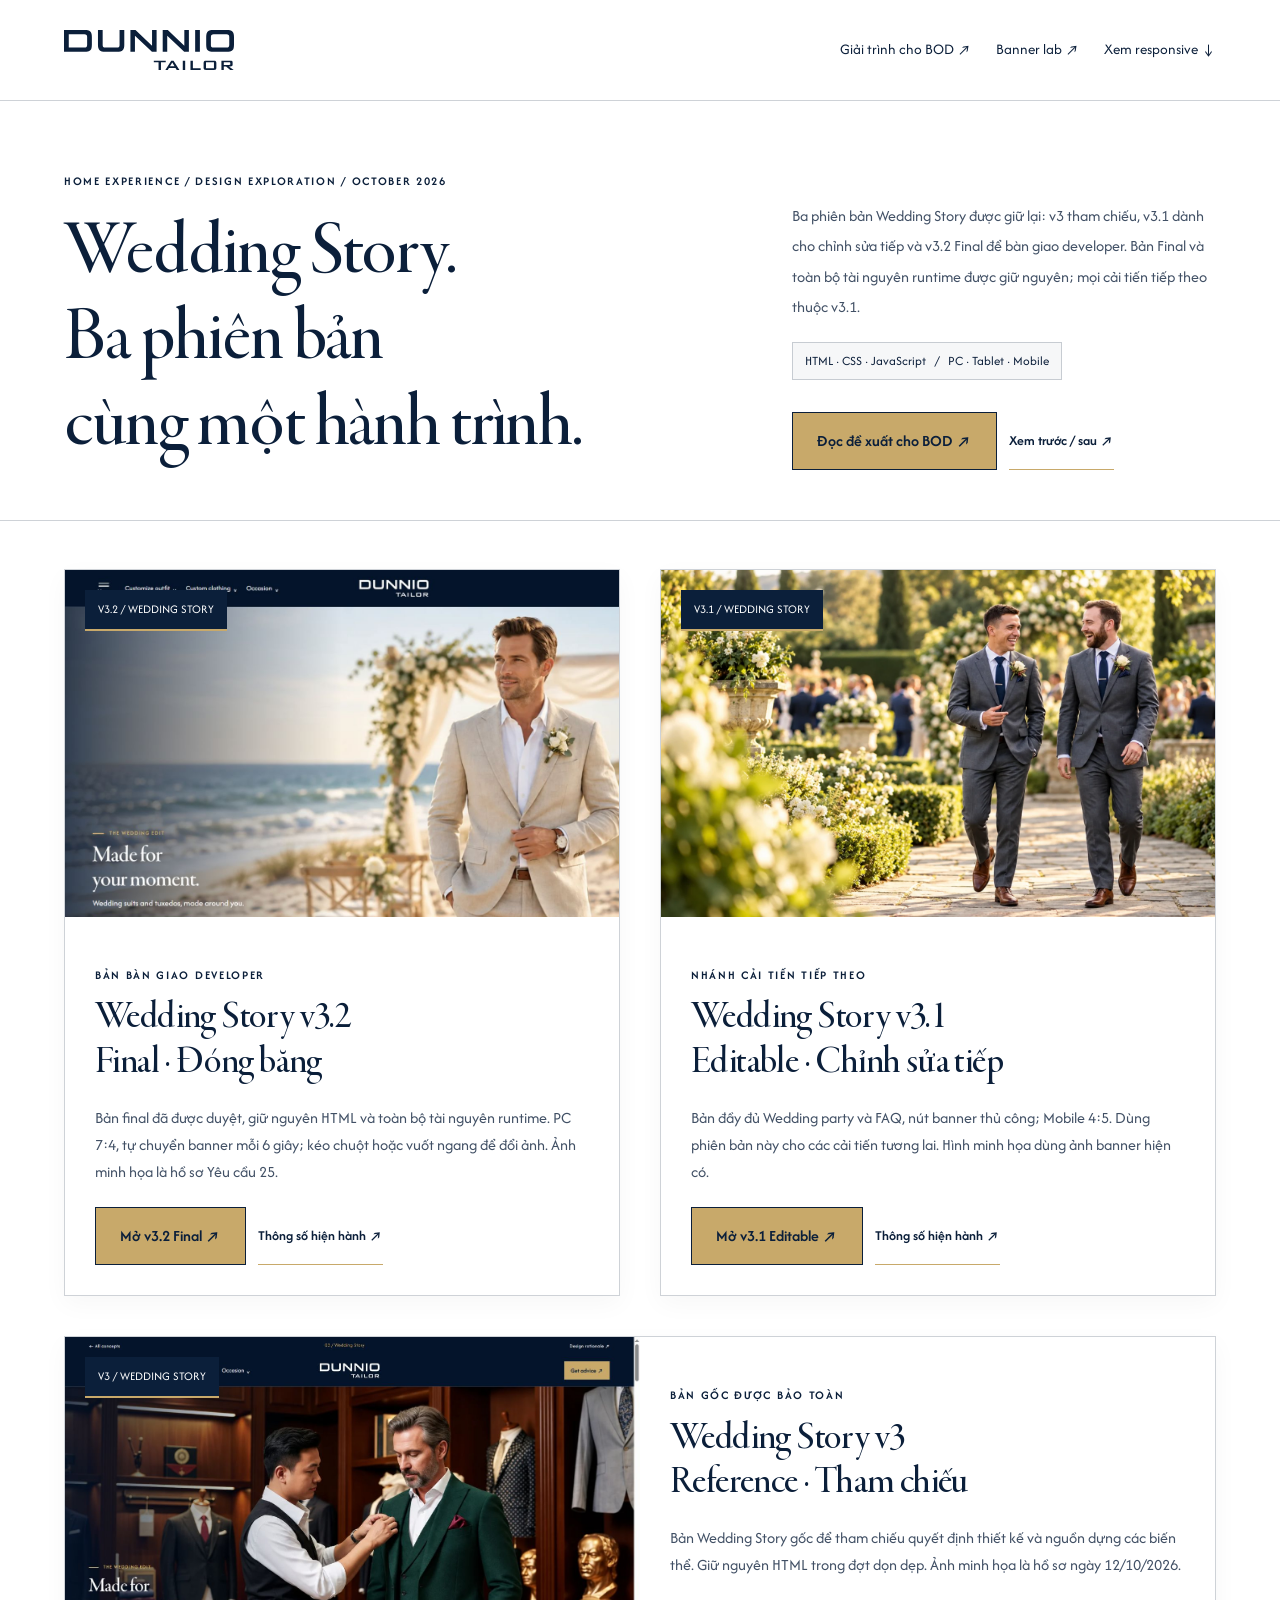
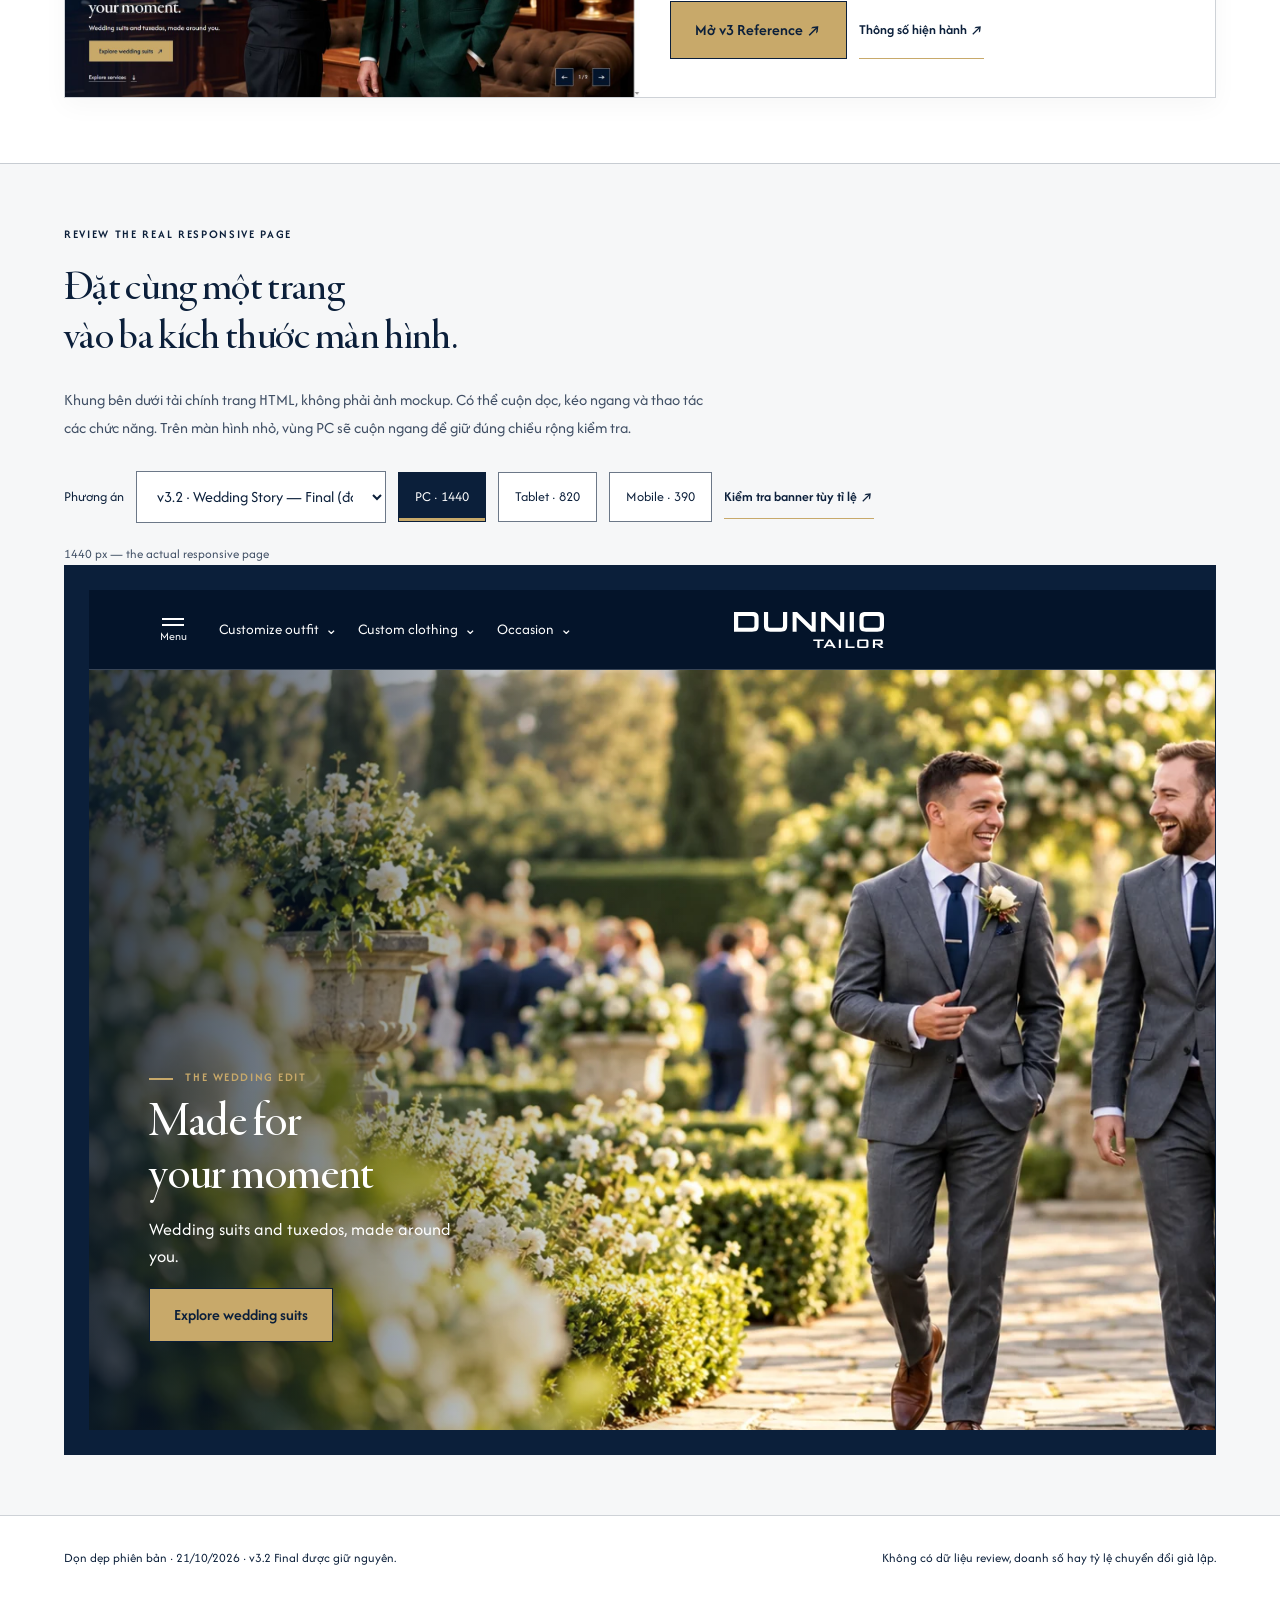
<file: index.html>
<!doctype html>
<html lang="vi"><head><meta charset="utf-8"><meta name="viewport" content="width=device-width,initial-scale=1"><meta name="robots" content="noindex,nofollow"><title>Dunnio Tailor · 3 phiên bản Wedding Story</title><link rel="icon" href="assets/favicon.svg"><link rel="stylesheet" href="assets/fonts.css?v=typography-20261012"><link rel="stylesheet" href="assets/styles.css?v=typography-20261012"><link rel="stylesheet" href="assets/brand.css?v=typography-20261012"><style>.hub .concept-thumb{display:block}</style></head>
<body class="hub"><header class="hub-header"><a class="wordmark" href="index.html"><img src="assets/images/logo-navy.svg" alt="Dunnio Tailor" width="150" height="36"></a><nav class="hub-links" aria-label="Tài liệu dự án"><a href="report.html#brand-update">Giải trình cho BOD ↗</a><a href="banner-lab.html">Banner lab ↗</a><a href="#review">Xem responsive ↓</a></nav></header>
<main><section class="hub-intro"><div><p class="eyebrow">HOME EXPERIENCE / DESIGN EXPLORATION / OCTOBER 2026</p><h1>Wedding Story.<br>Ba phiên bản<br>cùng một hành trình.</h1></div><div><p>Ba phiên bản Wedding Story được giữ lại: v3 tham chiếu, v3.1 dành cho chỉnh sửa tiếp và v3.2 Final để bàn giao developer. Bản Final và toàn bộ tài nguyên runtime được giữ nguyên; mọi cải tiến tiếp theo thuộc v3.1.</p><span class="pill">HTML · CSS · JavaScript &nbsp; / &nbsp; PC · Tablet · Mobile</span><div class="actions"><a class="button" href="report.html#brand-update">Đọc đề xuất cho BOD ↗</a><a class="text-link" href="brand-review.html">Xem trước / sau ↗</a></div></div></section>
<section class="concept-grid" aria-label="Ba phiên bản Wedding Story">
<article class="concept-card"><a class="concept-thumb" href="v3.2-wedding-story.html"><img src="docs/screenshots/request25/desktop.png" alt="Wedding Story v3.2 — Final · Đóng băng" width="1440" height="1000" loading="lazy"><span class="thumb-number">V3.2 / WEDDING STORY</span></a><div class="card-copy"><p class="eyebrow">BẢN BÀN GIAO DEVELOPER</p><h2>Wedding Story v3.2<br>Final · Đóng băng</h2><p>Bản final đã được duyệt, giữ nguyên HTML và toàn bộ tài nguyên runtime. PC 7:4, tự chuyển banner mỗi 6 giây; kéo chuột hoặc vuốt ngang để đổi ảnh. Ảnh minh họa là hồ sơ Yêu cầu 25.</p><div class="actions"><a class="button" href="v3.2-wedding-story.html">Mở v3.2 Final ↗</a><a class="text-link" href="docs/VERSION-STATUS.html">Thông số hiện hành ↗</a></div></div></article>
<article class="concept-card"><a class="concept-thumb" href="v3.1-wedding-story.html"><img src="assets/banners/wedding-story-a-7x4.webp" alt="Wedding Story v3.1 — Editable · Chỉnh sửa tiếp" width="1440" height="1000" loading="lazy"><span class="thumb-number">V3.1 / WEDDING STORY</span></a><div class="card-copy"><p class="eyebrow">NHÁNH CẢI TIẾN TIẾP THEO</p><h2>Wedding Story v3.1<br>Editable · Chỉnh sửa tiếp</h2><p>Bản đầy đủ Wedding party và FAQ, nút banner thủ công; Mobile 4:5. Dùng phiên bản này cho các cải tiến tương lai. Hình minh họa dùng ảnh banner hiện có.</p><div class="actions"><a class="button" href="v3.1-wedding-story.html">Mở v3.1 Editable ↗</a><a class="text-link" href="docs/VERSION-STATUS.html">Thông số hiện hành ↗</a></div></div></article>
<article class="concept-card"><a class="concept-thumb" href="v3-wedding-story.html"><img src="docs/screenshots/v3-desktop.png" alt="Wedding Story v3 — Reference · Tham chiếu" width="1440" height="1000" loading="lazy"><span class="thumb-number">V3 / WEDDING STORY</span></a><div class="card-copy"><p class="eyebrow">BẢN GỐC ĐƯỢC BẢO TOÀN</p><h2>Wedding Story v3<br>Reference · Tham chiếu</h2><p>Bản Wedding Story gốc để tham chiếu quyết định thiết kế và nguồn dựng các biến thể. Giữ nguyên HTML trong đợt dọn dẹp. Ảnh minh họa là hồ sơ ngày 12/10/2026.</p><div class="actions"><a class="button" href="v3-wedding-story.html">Mở v3 Reference ↗</a><a class="text-link" href="docs/VERSION-STATUS.html">Thông số hiện hành ↗</a></div></div></article>
</section>
<section class="hub-review" id="review"><p class="eyebrow">REVIEW THE REAL RESPONSIVE PAGE</p><h2>Đặt cùng một trang<br>vào ba kích thước màn hình.</h2><p>Khung bên dưới tải chính trang HTML, không phải ảnh mockup. Có thể cuộn dọc, kéo ngang và thao tác các chức năng. Trên màn hình nhỏ, vùng PC sẽ cuộn ngang để giữ đúng chiều rộng kiểm tra.</p><div class="review-controls"><label for="review-concept">Phương án</label><select id="review-concept"><option value="v3.2-wedding-story.html" selected>v3.2 · Wedding Story — Final (đóng băng)</option><option value="v3.1-wedding-story.html">v3.1 · Wedding Story — Editable</option><option value="v3-wedding-story.html">v3 · Wedding Story — Reference</option></select><button data-width="1440" aria-pressed="true">PC · 1440</button><button data-width="820" aria-pressed="false">Tablet · 820</button><button data-width="390" aria-pressed="false">Mobile · 390</button><a class="text-link" href="banner-lab.html">Kiểm tra banner tùy tỉ lệ ↗</a></div><p id="viewport-label" class="fine">1440 px — the actual responsive page</p><div class="viewport-stage"><iframe id="review-frame" src="v3.2-wedding-story.html" title="Xem trang chủ responsive" loading="lazy"></iframe></div></section></main>
<footer class="hub-note"><span>Dọn dẹp phiên bản · 21/10/2026 · v3.2 Final được giữ nguyên.</span><span>Không có dữ liệu review, doanh số hay tỷ lệ chuyển đổi giả lập.</span></footer><script src="assets/app.js?v=typography-20261012" defer></script></body></html>
</file>
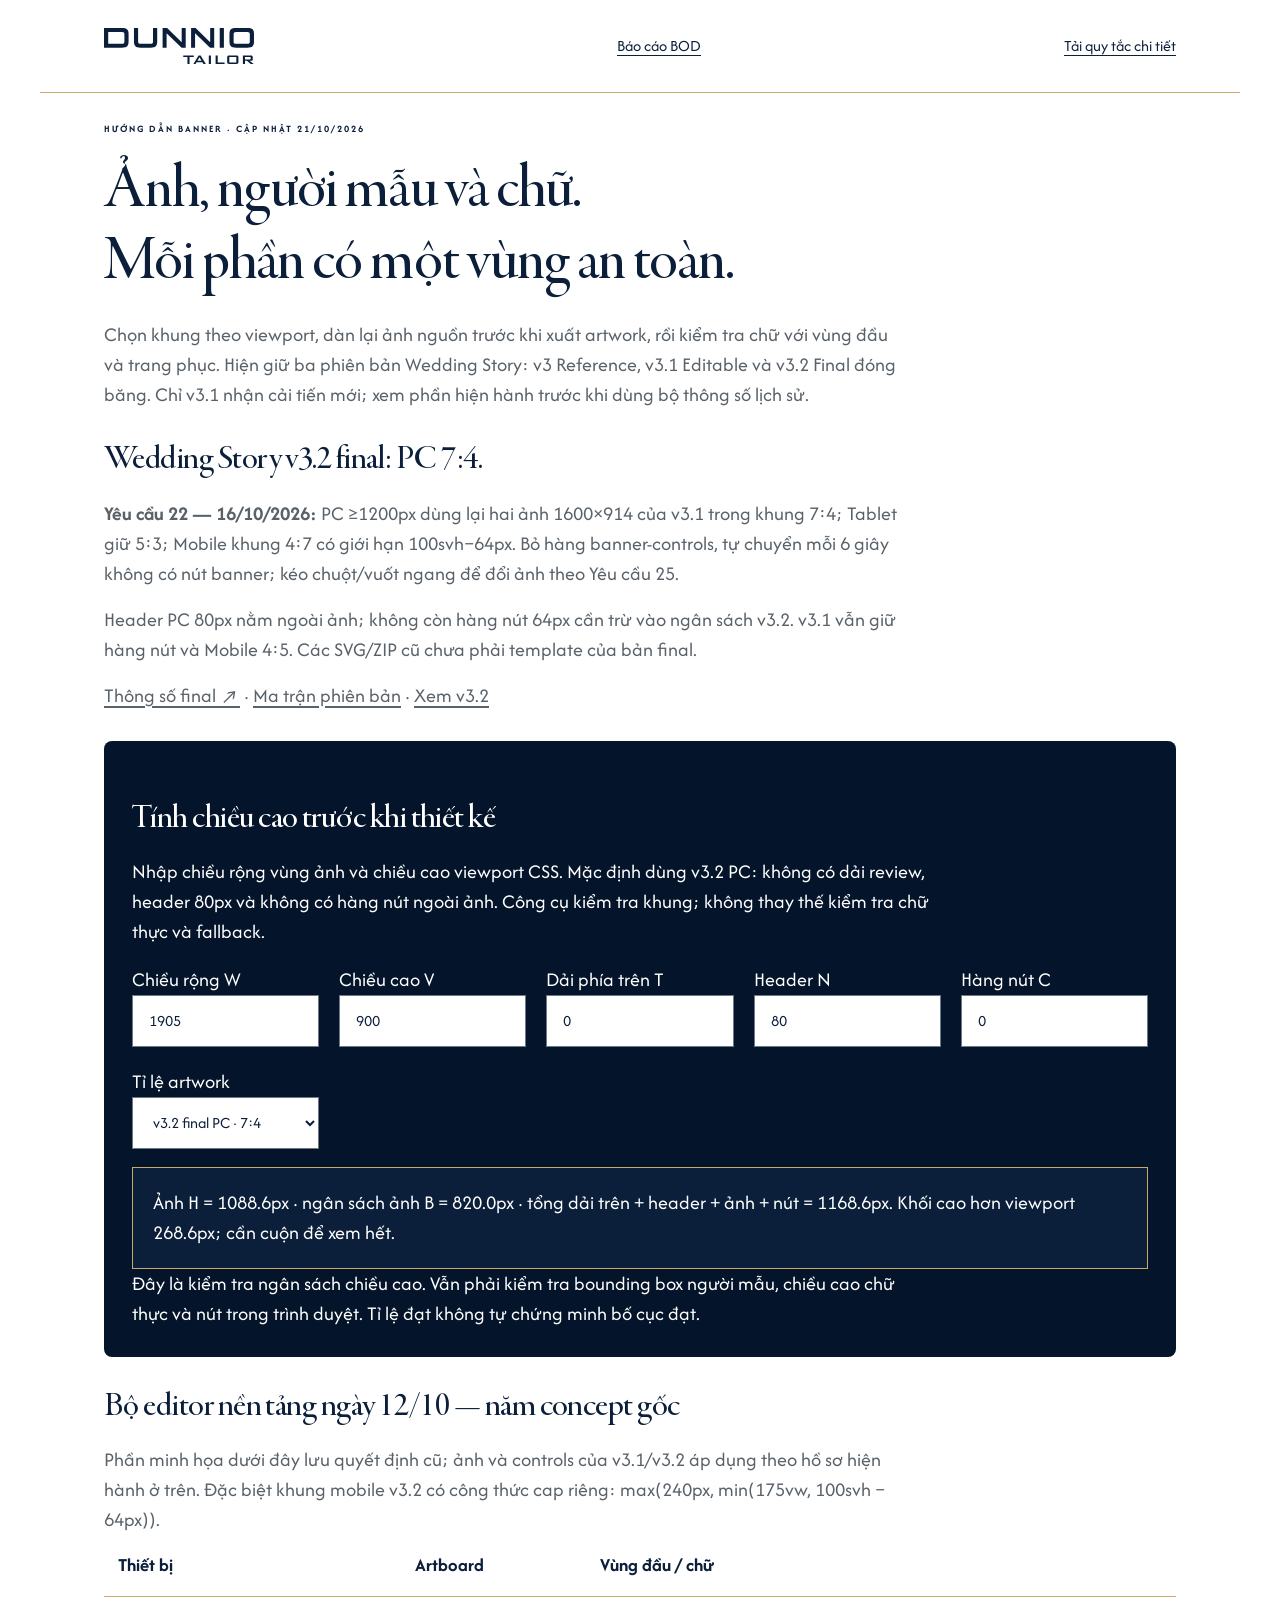
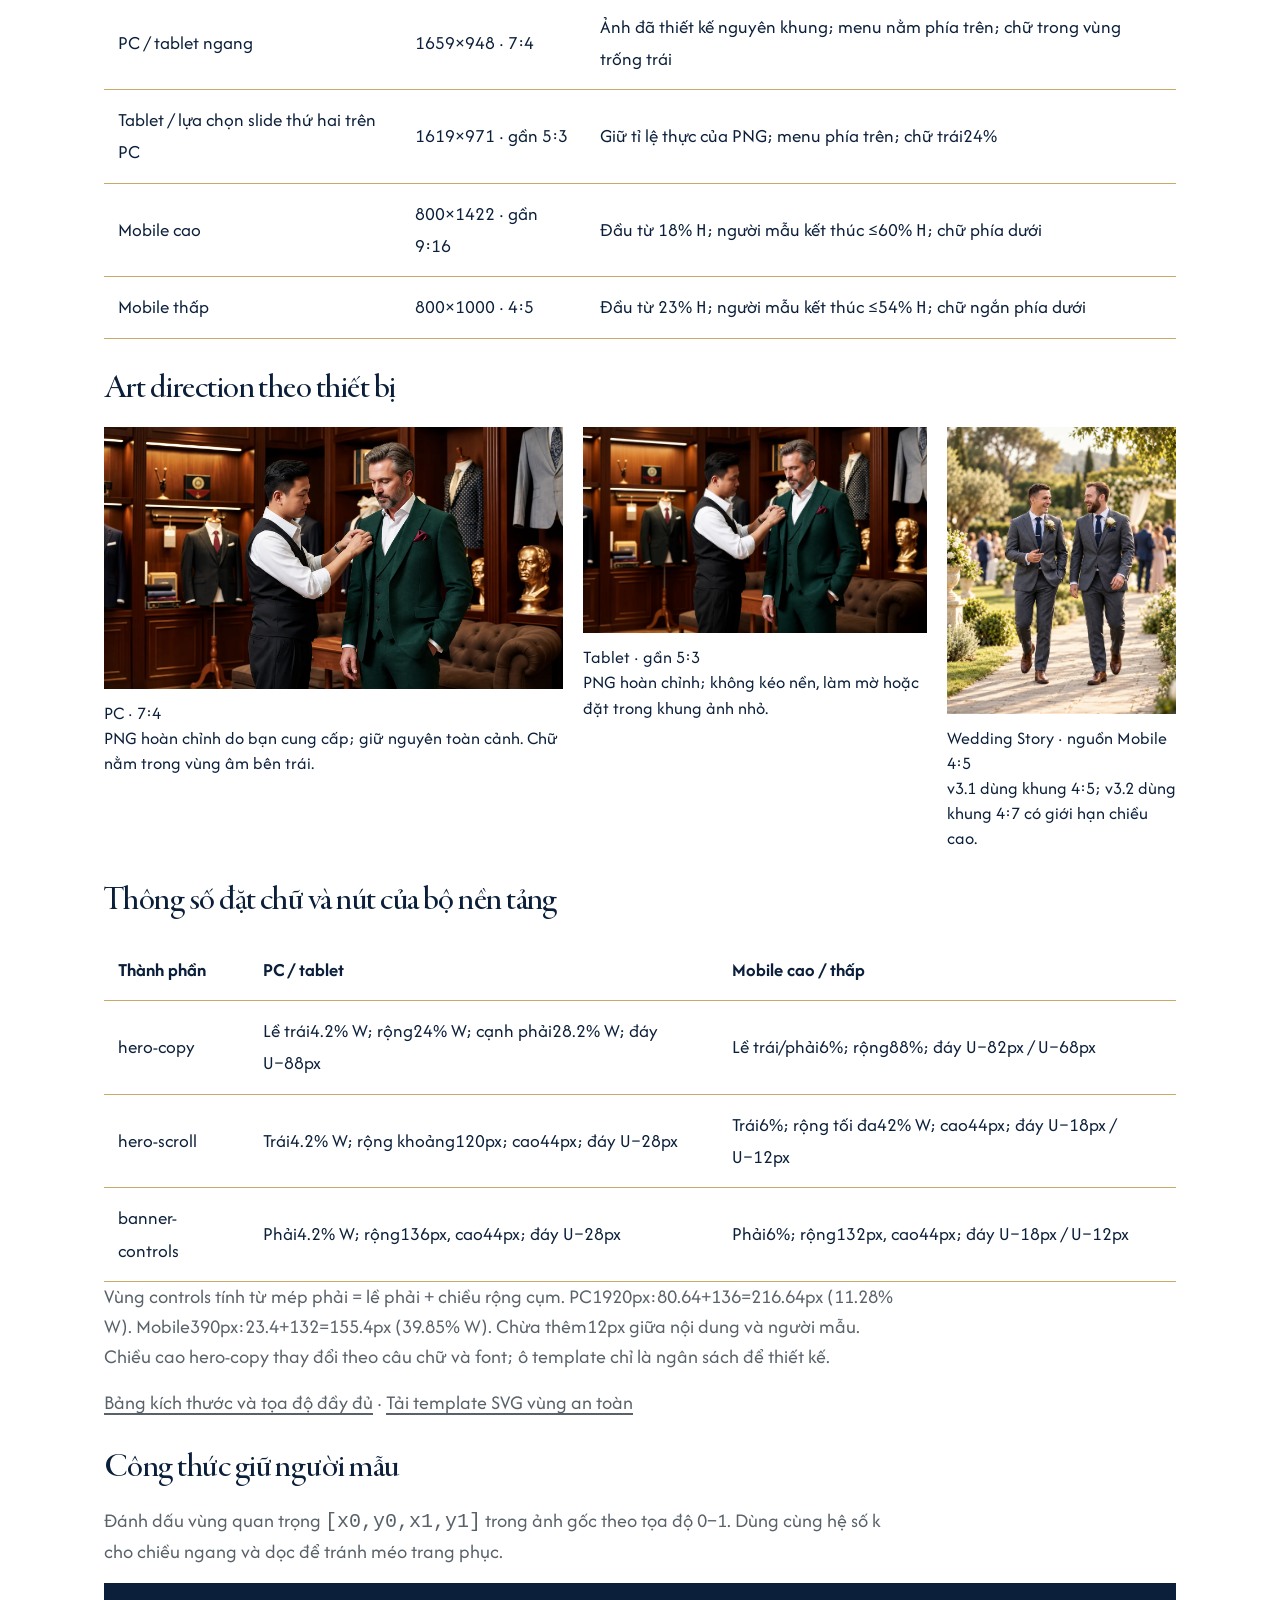
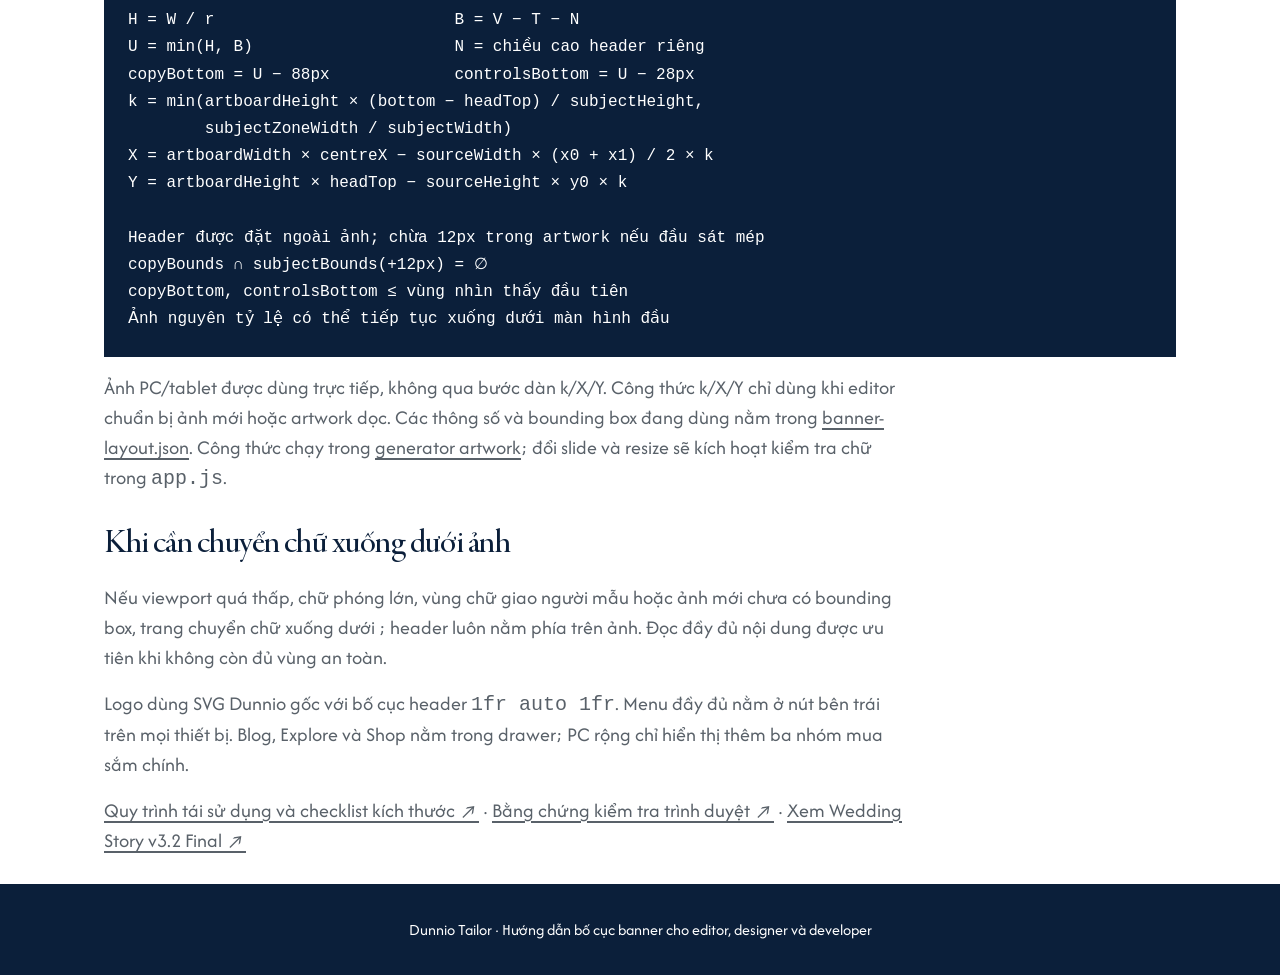
<file: banner-guide.html>
<!doctype html><html lang="vi"><head><meta charset="utf-8"><meta name="viewport" content="width=device-width,initial-scale=1"><title>Công thức banner responsive · Dunnio Tailor</title><link rel="stylesheet" href="assets/fonts.css"><link rel="stylesheet" href="assets/styles.css"><link rel="stylesheet" href="assets/brand.css"><style>
body{background:#fff;color:#0b1f3a}header,main{max-width:1200px;margin:auto;padding:28px 5%}header{display:flex;align-items:center;justify-content:space-between;gap:24px;border-bottom:1px solid #C8A96A}header img{width:150px}h1{font-size:clamp(38px,5vw,64px);margin:20px 0}h2{margin:30px 0 18px;font-size:36px}p,li,label,output{font-size:20px;line-height:1.5}p{max-width:80ch}a{text-decoration:underline;text-underline-offset:4px}.calculator{background:#04142a;color:white;padding:28px;border-radius:8px;margin:30px 0}.calculator label{display:block}.fields{display:grid;grid-template-columns:repeat(5,1fr);gap:20px;margin:18px 0}.calculator output{display:block;background:#0b1f3a;padding:20px;border:1px solid #C8A96A;color:white}.calculator p{color:white}pre{background:#0b1f3a;color:white;padding:24px;overflow:auto;white-space:pre-wrap;font-size:16px}.diagram{display:grid;grid-template-columns:1.6fr 1.2fr .8fr;gap:20px;align-items:start}.artboard{position:relative;line-height:0}.artboard img{width:100%}.artboard .safe-head{position:absolute;top:0;left:0;right:0;height:18%;border-bottom:2px dashed #C8A96A;background:#04142a55}.artboard .safe-head span{position:absolute;left:3%;top:5px;color:white;font:14px/1.4 Afacad}.diagram figure{margin:0}.diagram figcaption{font-size:18px;line-height:1.4;margin-top:12px}.table-scroll{overflow:auto}table{border-collapse:collapse;width:100%;font-size:19px}td,th{padding:14px;text-align:left;border-bottom:1px solid #C8A96A}footer{padding:32px 5%;background:#0b1f3a;color:white;text-align:center}@media(max-width:700px){.fields{grid-template-columns:1fr 1fr}.diagram{grid-template-columns:1fr}header{flex-wrap:wrap}.calculator{padding:20px}p,li,label,output{font-size:18px}}
</style></head><body><header><a href="index.html"><img src="assets/images/logo-navy.svg" alt="Dunnio Tailor"></a><a href="report.html#responsive-banner-formula">Báo cáo BOD</a><a href="docs/RESPONSIVE-BANNER-FORMULA.md">Tải quy tắc chi tiết</a></header><main><p class="eyebrow">HƯỚNG DẪN BANNER · CẬP NHẬT 21/10/2026</p><h1>Ảnh, người mẫu và chữ.<br>Mỗi phần có một vùng an toàn.</h1><p>Chọn khung theo viewport, dàn lại ảnh nguồn trước khi xuất artwork, rồi kiểm tra chữ với vùng đầu và trang phục. Hiện giữ ba phiên bản Wedding Story: v3 Reference, v3.1 Editable và v3.2 Final đóng băng. Chỉ v3.1 nhận cải tiến mới; xem phần hiện hành trước khi dùng bộ thông số lịch sử.</p>
<section id="current-variants"><h2>Wedding Story v3.2 final: PC 7:4.</h2><p><strong>Yêu cầu 22 — 16/10/2026:</strong> PC ≥1200px dùng lại hai ảnh 1600×914 của v3.1 trong khung 7:4; Tablet giữ 5:3; Mobile khung 4:7 có giới hạn 100svh−64px. Bỏ hàng banner-controls, tự chuyển mỗi 6 giây không có nút banner; kéo chuột/vuốt ngang để đổi ảnh theo Yêu cầu 25.</p><p>Header PC 80px nằm ngoài ảnh; không còn hàng nút 64px cần trừ vào ngân sách v3.2. v3.1 vẫn giữ hàng nút và Mobile 4:5. Các SVG/ZIP cũ chưa phải template của bản final.</p><p><a href="docs/WEDDING-FINAL-REQUEST22.md">Thông số final ↗</a> · <a href="docs/VERSION-STATUS.html">Ma trận phiên bản</a> · <a href="v3.2-wedding-story.html">Xem v3.2</a></p></section><section class="calculator" aria-labelledby="calc-title"><h2 id="calc-title">Tính chiều cao trước khi thiết kế</h2><p>Nhập chiều rộng vùng ảnh và chiều cao viewport CSS. Mặc định dùng v3.2 PC: không có dải review, header 80px và không có hàng nút ngoài ảnh. Công cụ kiểm tra khung; không thay thế kiểm tra chữ thực và fallback.</p><div class="fields"><label for="screen-w">Chiều rộng W<input id="screen-w" type="number" min="200" max="6000" value="1905"></label><label for="screen-h">Chiều cao V<input id="screen-h" type="number" min="200" max="4000" value="900"></label><label for="strip-h">Dải phía trên T<input id="strip-h" type="number" min="0" max="300" value="0"></label><label for="header-h">Header N<input id="header-h" type="number" min="0" max="200" value="80"></label><label for="controls-h">Hàng nút C<input id="controls-h" type="number" min="0" max="300" value="0"></label><label for="art-ratio">Tỉ lệ artwork<select id="art-ratio"><option value="2.285714285714286">Lịch sử · 16:7</option><option value="1.666666666666667">Tablet · 5:3</option><option value="1.75" selected>v3.2 final PC · 7:4</option><option value="1.667353244">PC/Tablet · 1619:971 (gần 5:3)</option><option value="2.666666667">So sánh · 8:3</option><option value="1.777777778">So sánh · 16:9</option><option value="1.333333333">Tablet · 4:3</option><option value="0.562587904">Mobile · 800:1422</option><option value="0.8">Mobile thấp · 4:5</option></select></label></div><output id="calc-result" aria-live="polite"></output><p>Đây là kiểm tra ngân sách chiều cao. Vẫn phải kiểm tra bounding box người mẫu, chiều cao chữ thực và nút trong trình duyệt. Tỉ lệ đạt không tự chứng minh bố cục đạt.</p></section>
<h2>Bộ editor nền tảng ngày 12/10 — năm concept gốc</h2><p>Phần minh họa dưới đây lưu quyết định cũ; ảnh và controls của v3.1/v3.2 áp dụng theo hồ sơ hiện hành ở trên. Đặc biệt khung mobile v3.2 có công thức cap riêng: max(240px, min(175vw, 100svh − 64px)).</p><div class="table-scroll"><table><thead><tr><th>Thiết bị</th><th>Artboard</th><th>Vùng đầu / chữ</th></tr></thead><tbody><tr><td>PC / tablet ngang</td><td>1659×948 · 7:4</td><td>Ảnh đã thiết kế nguyên khung; menu nằm phía trên; chữ trong vùng trống trái</td></tr><tr><td>Tablet / lựa chọn slide thứ hai trên PC</td><td>1619×971 · gần 5:3</td><td>Giữ tỉ lệ thực của PNG; menu phía trên; chữ trái24%</td></tr><tr><td>Mobile cao</td><td>800×1422 · gần 9:16</td><td>Đầu từ 18% H; người mẫu kết thúc ≤60% H; chữ phía dưới</td></tr><tr><td>Mobile thấp</td><td>800×1000 · 4:5</td><td>Đầu từ 23% H; người mẫu kết thúc ≤54% H; chữ ngắn phía dưới</td></tr></tbody></table></div>
<h2>Art direction theo thiết bị</h2><div class="diagram"><figure><div class="artboard"><img src="assets/images/editor-banner-7x4.png?v=banner-slides-20261012-r4" alt="Ảnh PC: người mẫu ở vùng trung tâm, chừa vùng chữ bên trái"></div><figcaption>PC · 7:4<br>PNG hoàn chỉnh do bạn cung cấp; giữ nguyên toàn cảnh. Chữ nằm trong vùng âm bên trái.</figcaption></figure><figure><div class="artboard"><img src="assets/images/editor-banner-5x3.png?v=banner-slides-20261012-r4" alt="Artboard tablet với vùng đầu an toàn"></div><figcaption>Tablet · gần 5:3<br>PNG hoàn chỉnh; không kéo nền, làm mờ hoặc đặt trong khung ảnh nhỏ.</figcaption></figure><figure><div class="artboard"><img src="assets/banners/wedding-story-a-4x5.webp" alt="Ảnh nguồn mobile Wedding Story 4:5"></div><figcaption>Wedding Story · nguồn Mobile 4:5<br>v3.1 dùng khung 4:5; v3.2 dùng khung 4:7 có giới hạn chiều cao.</figcaption></figure></div>
<h2>Thông số đặt chữ và nút của bộ nền tảng</h2><div class="table-scroll"><table><thead><tr><th>Thành phần</th><th>PC / tablet</th><th>Mobile cao / thấp</th></tr></thead><tbody><tr><td>hero-copy</td><td>Lề trái4.2% W; rộng24% W; cạnh phải28.2% W; đáy U−88px</td><td>Lề trái/phải6%; rộng88%; đáy U−82px / U−68px</td></tr><tr><td>hero-scroll</td><td>Trái4.2% W; rộng khoảng120px; cao44px; đáy U−28px</td><td>Trái6%; rộng tối đa42% W; cao44px; đáy U−18px / U−12px</td></tr><tr><td>banner-controls</td><td>Phải4.2% W; rộng136px, cao44px; đáy U−28px</td><td>Phải6%; rộng132px, cao44px; đáy U−18px / U−12px</td></tr></tbody></table></div><p>Vùng controls tính từ mép phải = lề phải + chiều rộng cụm. PC1920px:80.64+136=216.64px (11.28% W). Mobile390px:23.4+132=155.4px (39.85% W). Chừa thêm12px giữa nội dung và người mẫu. Chiều cao hero-copy thay đổi theo câu chữ và font; ô template chỉ là ngân sách để thiết kế.</p><p><a href="docs/BANNER-EDITOR-SPEC.md">Bảng kích thước và tọa độ đầy đủ</a> · <a href="docs/banner-templates/banner-safe-zones.zip">Tải template SVG vùng an toàn</a></p><h2>Công thức giữ người mẫu</h2><p>Đánh dấu vùng quan trọng <code>[x0,y0,x1,y1]</code> trong ảnh gốc theo tọa độ 0–1. Dùng cùng hệ số k cho chiều ngang và dọc để tránh méo trang phục.</p><pre>H = W / r                         B = V − T − N
U = min(H, B)                     N = chiều cao header riêng
copyBottom = U − 88px             controlsBottom = U − 28px
k = min(artboardHeight × (bottom − headTop) / subjectHeight,
        subjectZoneWidth / subjectWidth)
X = artboardWidth × centreX − sourceWidth × (x0 + x1) / 2 × k
Y = artboardHeight × headTop − sourceHeight × y0 × k

Header được đặt ngoài ảnh; chừa 12px trong artwork nếu đầu sát mép
copyBounds ∩ subjectBounds(+12px) = ∅
copyBottom, controlsBottom ≤ vùng nhìn thấy đầu tiên
Ảnh nguyên tỷ lệ có thể tiếp tục xuống dưới màn hình đầu</pre><p>Ảnh PC/tablet được dùng trực tiếp, không qua bước dàn k/X/Y. Công thức k/X/Y chỉ dùng khi editor chuẩn bị ảnh mới hoặc artwork dọc. Các thông số và bounding box đang dùng nằm trong <a href="assets/banner-layout.json">banner-layout.json</a>. Công thức chạy trong <a href="tools/fashion-heroes.cjs">generator artwork</a>; đổi slide và resize sẽ kích hoạt kiểm tra chữ trong <code>app.js</code>.</p>
<h2>Khi cần chuyển chữ xuống dưới ảnh</h2><p>Nếu viewport quá thấp, chữ phóng lớn, vùng chữ giao người mẫu hoặc ảnh mới chưa có bounding box, trang chuyển chữ xuống dưới ; header luôn nằm phía trên ảnh. Đọc đầy đủ nội dung được ưu tiên khi không còn đủ vùng an toàn.</p><p>Logo dùng SVG Dunnio gốc với bố cục header <code>1fr auto 1fr</code>. Menu đầy đủ nằm ở nút bên trái trên mọi thiết bị. Blog, Explore và Shop nằm trong drawer; PC rộng chỉ hiển thị thêm ba nhóm mua sắm chính.</p><p><a href="docs/RESPONSIVE-BANNER-FORMULA.md">Quy trình tái sử dụng và checklist kích thước ↗</a> · <a href="docs/responsive-banner-verification.json">Bằng chứng kiểm tra trình duyệt ↗</a> · <a href="v3.2-wedding-story.html">Xem Wedding Story v3.2 Final ↗</a></p></main><footer>Dunnio Tailor · Hướng dẫn bố cục banner cho editor, designer và developer</footer><script>(()=>{const fields=['screen-w','screen-h','strip-h','header-h','controls-h','art-ratio'].map(id=>document.getElementById(id)),out=document.getElementById('calc-result');function update(){const [w,v,t,n,c,r]=fields.map(el=>Number(el.value));if(!fields.every(el=>el.checkValidity())||r<=0){out.textContent='Nhập các kích thước hợp lệ để tính lại.';return}const h=w/r,b=v-t-n-c,total=t+n+h+c;out.textContent='Ảnh H = '+h.toFixed(1)+'px · ngân sách ảnh B = '+b.toFixed(1)+'px · tổng dải trên + header + ảnh + nút = '+total.toFixed(1)+'px. '+(total>v?'Khối cao hơn viewport '+(total-v).toFixed(1)+'px; cần cuộn để xem hết.':'Khối vừa viewport, còn '+(v-total).toFixed(1)+'px.')}fields.forEach(el=>el.addEventListener('input',update));update()})();</script></body></html>
</file>
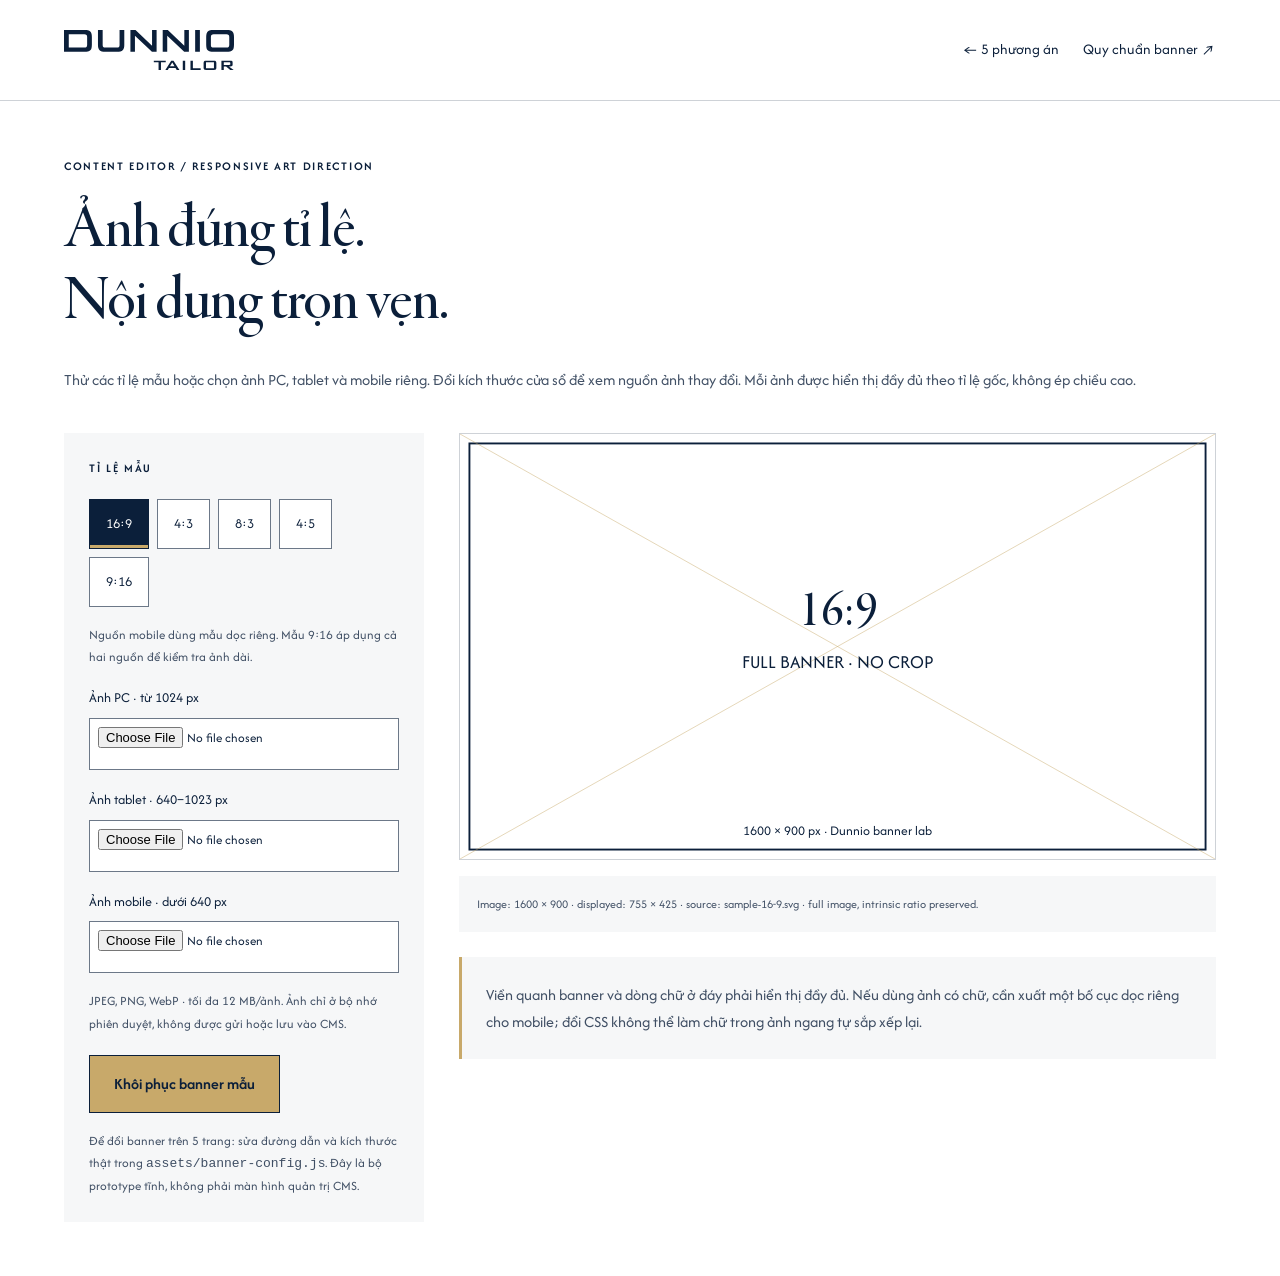
<file: banner-lab.html>
<!doctype html><html lang="vi"><head><meta charset="utf-8"><meta name="viewport" content="width=device-width,initial-scale=1"><meta name="robots" content="noindex,nofollow"><title>Dunnio · Responsive Banner Lab</title><link rel="stylesheet" href="assets/fonts.css?v=typography-20261012"><link rel="stylesheet" href="assets/styles.css?v=typography-20261012"><link rel="stylesheet" href="assets/brand.css?v=typography-20261012"><link rel="icon" href="assets/favicon.svg"></head><body class="document"><header class="hub-header"><a class="wordmark" href="index.html"><img src="assets/images/logo-navy.svg" alt="Dunnio Tailor" width="150" height="36"></a><div class="hub-links"><a href="index.html">← 5 phương án</a><a href="report.html#banner">Quy chuẩn banner ↗</a></div></header><main class="lab-wrap"><p class="eyebrow">CONTENT EDITOR / RESPONSIVE ART DIRECTION</p><h1>Ảnh đúng tỉ lệ.<br>Nội dung trọn vẹn.</h1><p>Thử các tỉ lệ mẫu hoặc chọn ảnh PC, tablet và mobile riêng. Đổi kích thước cửa sổ để xem nguồn ảnh thay đổi. Mỗi ảnh được hiển thị đầy đủ theo tỉ lệ gốc, không ép chiều cao.</p><div class="lab-grid"><div class="lab-controls"><p class="eyebrow">TỈ LỆ MẪU</p><div class="ratio-button-grid"><button data-ratio="16-9" aria-pressed="true">16:9</button><button data-ratio="4-3" aria-pressed="false">4:3</button><button data-ratio="8-3" aria-pressed="false">8:3</button><button data-ratio="4-5" aria-pressed="false">4:5</button><button data-ratio="9-16" aria-pressed="false">9:16</button></div><p class="fine">Nguồn mobile dùng mẫu dọc riêng. Mẫu 9:16 áp dụng cả hai nguồn để kiểm tra ảnh dài.</p><label for="upload-desktop">Ảnh PC · từ 1024 px</label><input id="upload-desktop" type="file" accept="image/jpeg,image/png,image/webp"><label for="upload-tablet">Ảnh tablet · 640–1023 px</label><input id="upload-tablet" type="file" accept="image/jpeg,image/png,image/webp"><label for="upload-mobile">Ảnh mobile · dưới 640 px</label><input id="upload-mobile" type="file" accept="image/jpeg,image/png,image/webp"><p id="upload-status" class="fine" role="status">JPEG, PNG, WebP · tối đa 12 MB/ảnh. Ảnh chỉ ở bộ nhớ phiên duyệt, không được gửi hoặc lưu vào CMS.</p><button id="reset-banner" class="button" type="button">Khôi phục banner mẫu</button><p class="fine">Để đổi banner trên 5 trang: sửa đường dẫn và kích thước thật trong <code>assets/banner-config.js</code>. Đây là bộ prototype tĩnh, không phải màn hình quản trị CMS.</p></div><div><div class="lab-picture"><picture id="lab-picture"><source id="lab-mobile" media="(max-width:639px)" srcset="assets/banners/sample-4-5.svg" width="800" height="1000"><source id="lab-tablet" media="(max-width:1023px)" srcset="assets/banners/sample-4-3.svg" width="1200" height="900"><img id="lab-desktop" src="assets/banners/sample-16-9.svg" alt="Banner mẫu có viền kiểm tra toàn bộ khung ảnh" width="1600" height="900"></picture></div><p class="lab-stats" id="lab-stats" aria-live="polite">Đang đọc kích thước ảnh…</p><div class="callout"><p>Viền quanh banner và dòng chữ ở đáy phải hiển thị đầy đủ. Nếu dùng ảnh có chữ, cần xuất một bố cục dọc riêng cho mobile; đổi CSS không thể làm chữ trong ảnh ngang tự sắp xếp lại.</p></div></div></div></main><script src="assets/app.js?v=typography-20261012" defer></script></body></html>
</file>
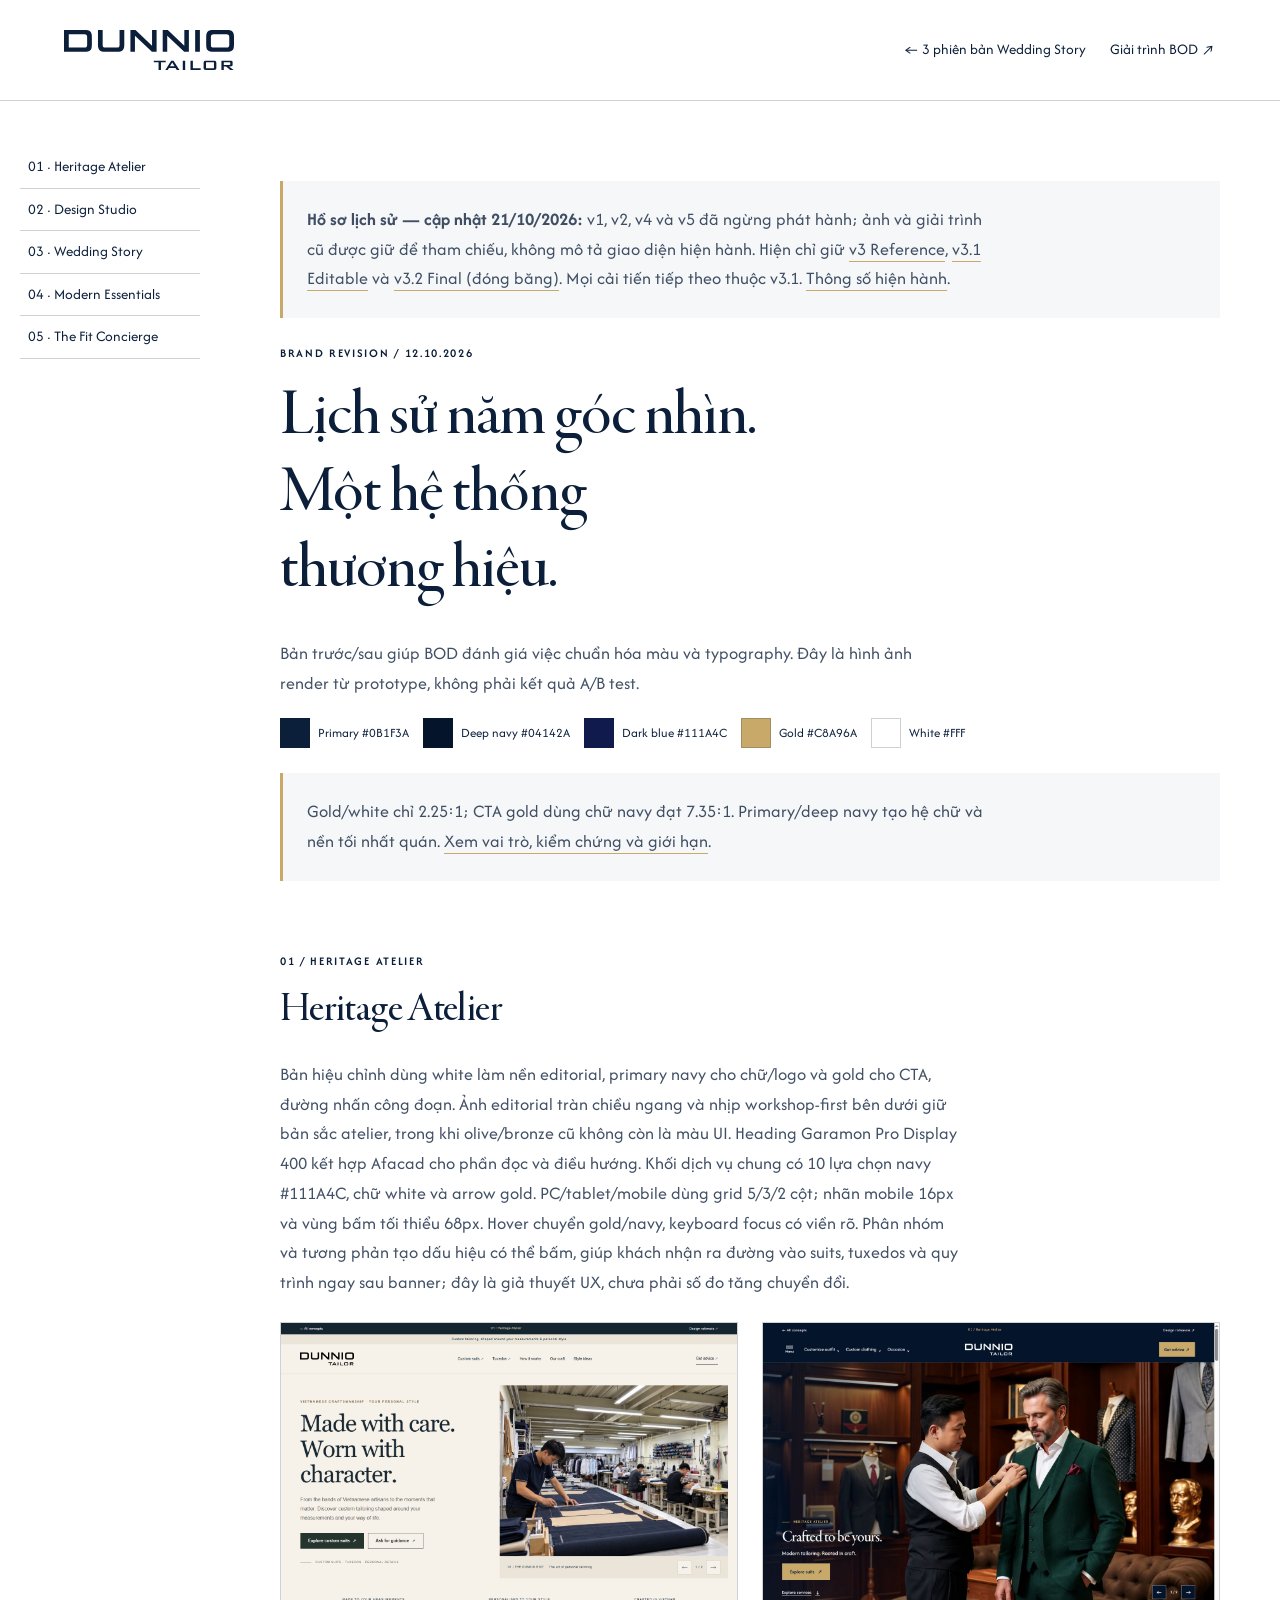
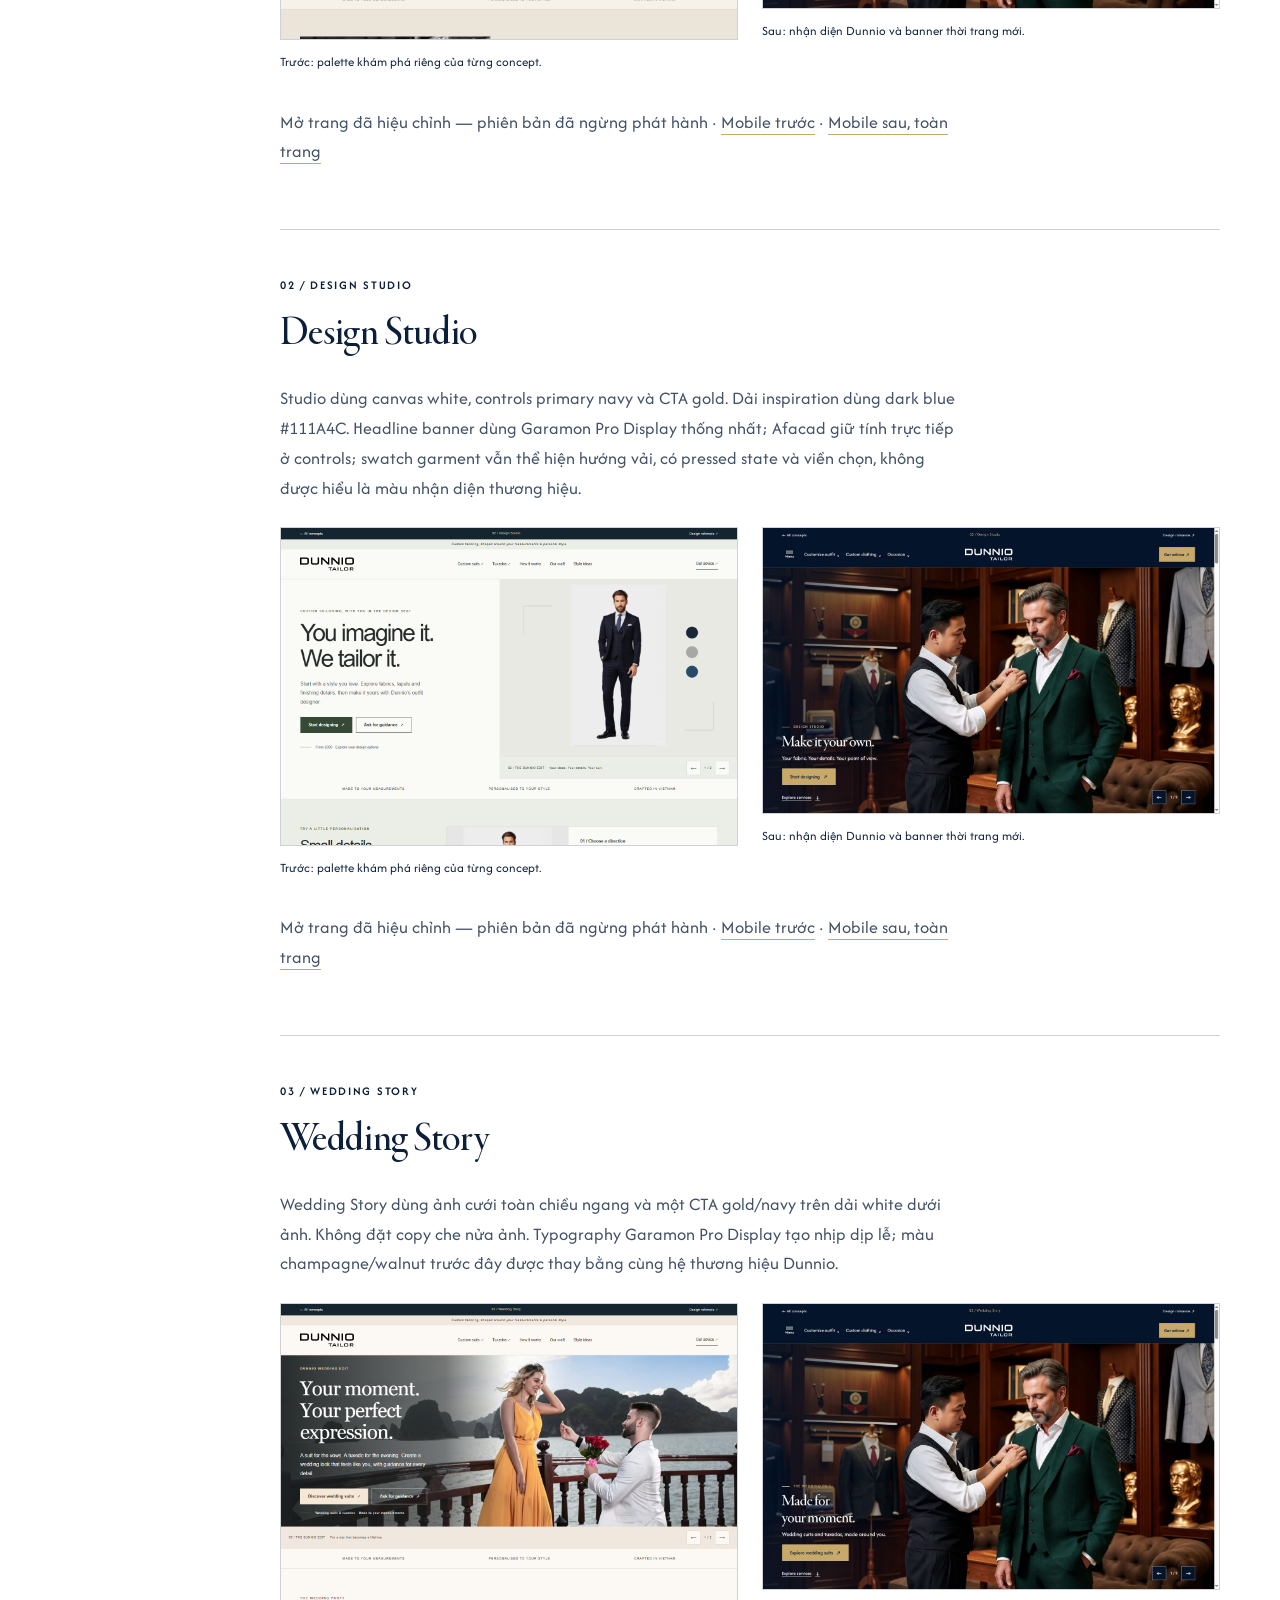
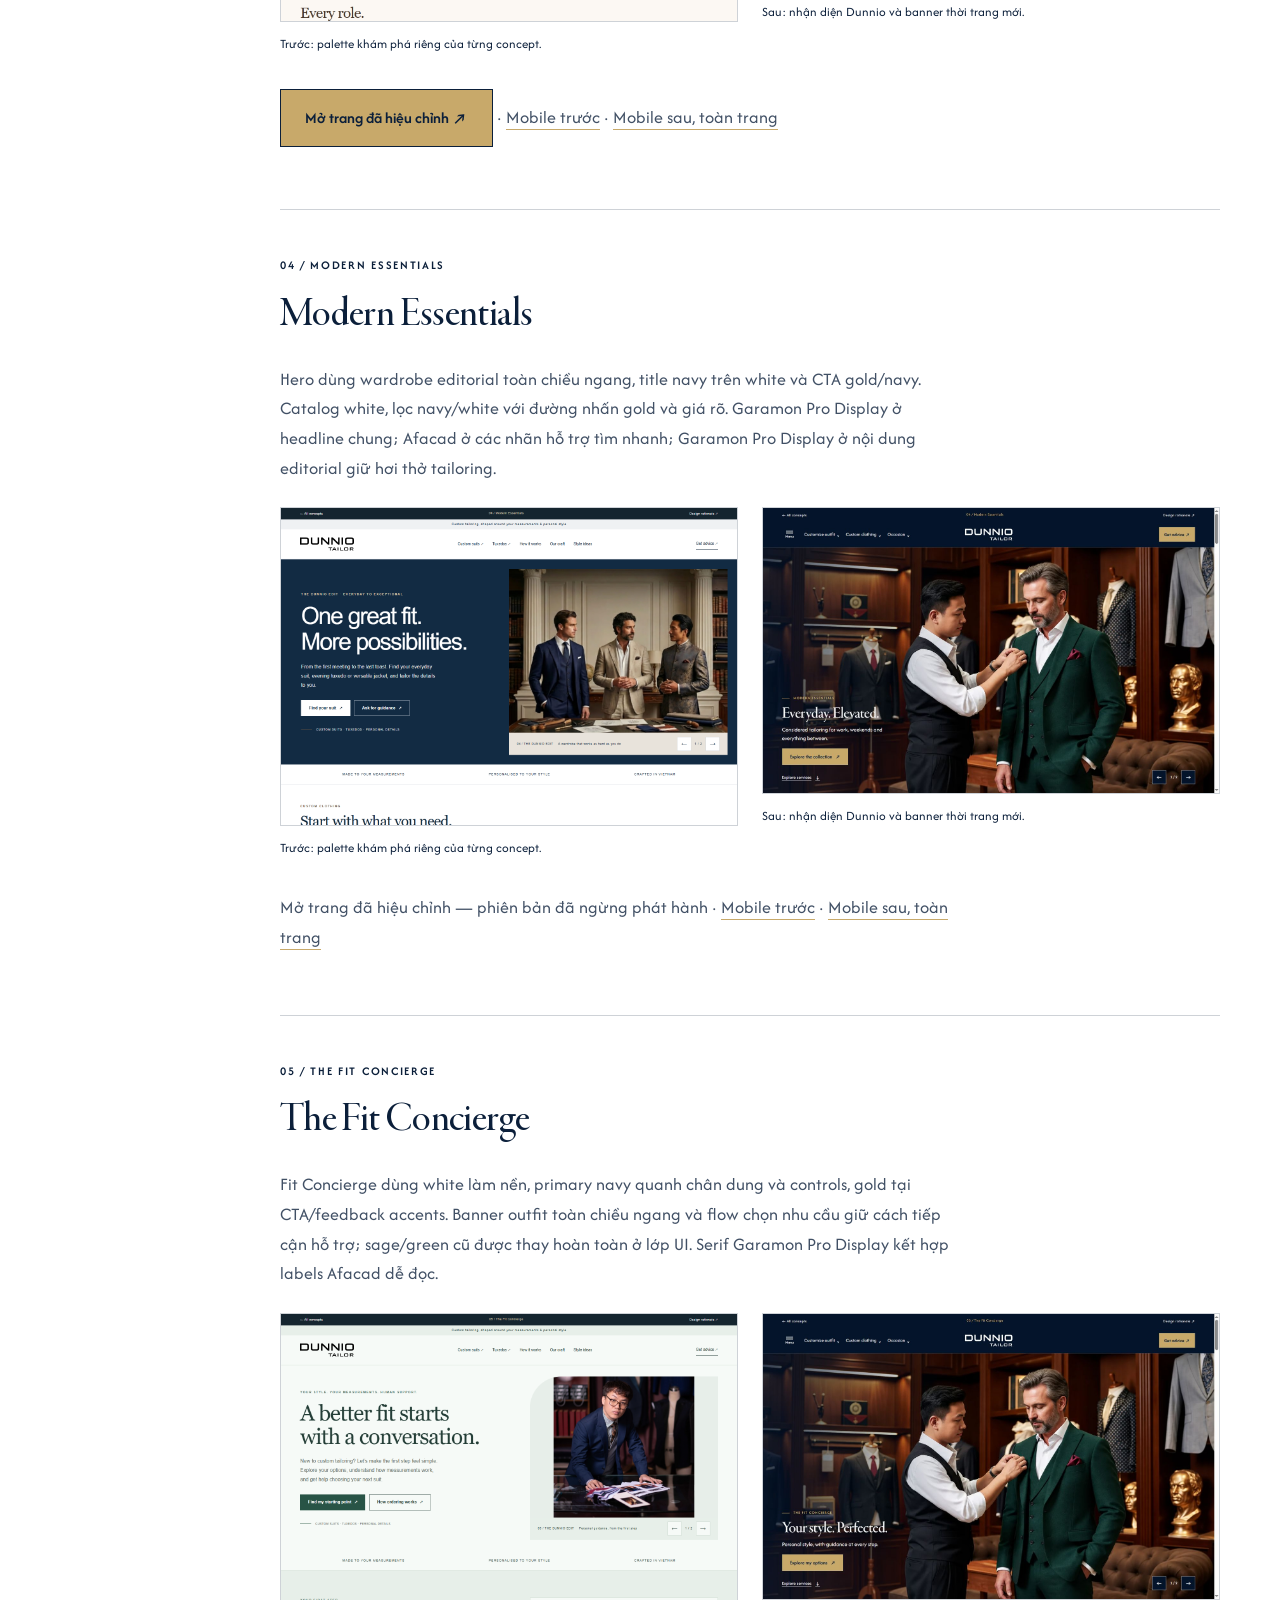
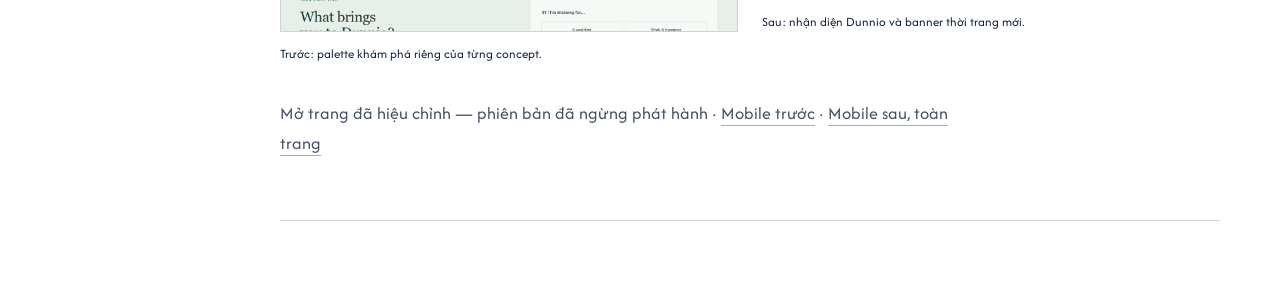
<file: brand-review.html>
<!doctype html><html lang="vi"><head><meta charset="utf-8"><meta name="viewport" content="width=device-width,initial-scale=1"><meta name="robots" content="noindex,nofollow"><title>Dunnio · Brand & UX/UI before / after</title><link rel="icon" href="assets/favicon.svg"><link rel="stylesheet" href="assets/fonts.css?v=fashion-20261012"><link rel="stylesheet" href="assets/styles.css?v=fashion-20261012"><link rel="stylesheet" href="assets/brand.css?v=fashion-20261012"></head><body class="document"><header class="hub-header"><a class="wordmark" href="index.html"><img src="assets/images/logo-navy.svg" alt="Dunnio Tailor" width="150" height="36"></a><nav class="hub-links"><a href="index.html">← 3 phiên bản Wedding Story</a><a href="report.html#brand-update">Giải trình BOD ↗</a></nav></header><div class="doc-layout"><nav class="doc-nav" aria-label="Mục lục so sánh"><a href="#v1">01 · Heritage Atelier</a><a href="#v2">02 · Design Studio</a><a href="#v3">03 · Wedding Story</a><a href="#v4">04 · Modern Essentials</a><a href="#v5">05 · The Fit Concierge</a></nav><main class="doc-content"><div class="callout"><p><strong>Hồ sơ lịch sử — cập nhật 21/10/2026:</strong> v1, v2, v4 và v5 đã ngừng phát hành; ảnh và giải trình cũ được giữ để tham chiếu, không mô tả giao diện hiện hành. Hiện chỉ giữ <a href="v3-wedding-story.html">v3 Reference</a>, <a href="v3.1-wedding-story.html">v3.1 Editable</a> và <a href="v3.2-wedding-story.html">v3.2 Final (đóng băng)</a>. Mọi cải tiến tiếp theo thuộc v3.1. <a href="docs/VERSION-STATUS.html">Thông số hiện hành</a>.</p></div><p class="eyebrow">BRAND REVISION / 12.10.2026</p><h1>Lịch sử năm góc nhìn.<br>Một hệ thống<br>thương hiệu.</h1><p>Bản trước/sau giúp BOD đánh giá việc chuẩn hóa màu và typography. Đây là hình ảnh render từ prototype, không phải kết quả A/B test.</p><div class="palette"><span><i style="--color:#0b1f3a"></i>Primary #0B1F3A</span><span><i style="--color:#04142a"></i>Deep navy #04142A</span><span><i style="--color:#111a4c"></i>Dark blue #111A4C</span><span><i style="--color:#C8A96A"></i>Gold #C8A96A</span><span><i style="--color:#fff"></i>White #FFF</span></div><div class="callout"><p>Gold/white chỉ 2.25:1; CTA gold dùng chữ navy đạt 7.35:1. Primary/deep navy tạo hệ chữ và nền tối nhất quán. <a href="report.html#brand-update">Xem vai trò, kiểm chứng và giới hạn</a>.</p></div><section id="v1"><p class="eyebrow">01 / Heritage Atelier</p><h2>Heritage Atelier</h2><p>Bản hiệu chỉnh dùng white làm nền editorial, primary navy cho chữ/logo và gold cho CTA, đường nhấn công đoạn. Ảnh editorial tràn chiều ngang và nhịp workshop-first bên dưới giữ bản sắc atelier, trong khi olive/bronze cũ không còn là màu UI. Heading Garamon Pro Display 400 kết hợp Afacad cho phần đọc và điều hướng. Khối dịch vụ chung có 10 lựa chọn navy #111A4C, chữ white và arrow gold. PC/tablet/mobile dùng grid 5/3/2 cột; nhãn mobile 16px và vùng bấm tối thiểu 68px. Hover chuyển gold/navy, keyboard focus có viền rõ. Phân nhóm và tương phản tạo dấu hiệu có thể bấm, giúp khách nhận ra đường vào suits, tuxedos và quy trình ngay sau banner; đây là giả thuyết UX, chưa phải số đo tăng chuyển đổi.</p><div class="before-after"><figure><img src="docs/brand-before/v1-desktop.png" alt="Heritage Atelier trước hiệu chỉnh" loading="lazy"><figcaption>Trước: palette khám phá riêng của từng concept.</figcaption></figure><figure><img src="docs/screenshots/v1-desktop.png?v=banner-slides-20261012-r4" alt="Heritage Atelier sau hiệu chỉnh thương hiệu" loading="lazy"><figcaption>Sau: nhận diện Dunnio và banner thời trang mới.</figcaption></figure></div><p><span>Mở trang đã hiệu chỉnh — phiên bản đã ngừng phát hành</span> · <a href="docs/brand-before/v1-mobile.png">Mobile trước</a> · <a href="docs/screenshots/v1-mobile-full.png?v=banner-slides-20261012-r4">Mobile sau, toàn trang</a></p></section><section id="v2"><p class="eyebrow">02 / Design Studio</p><h2>Design Studio</h2><p>Studio dùng canvas white, controls primary navy và CTA gold. Dải inspiration dùng dark blue #111A4C. Headline banner dùng Garamon Pro Display thống nhất; Afacad giữ tính trực tiếp ở controls; swatch garment vẫn thể hiện hướng vải, có pressed state và viền chọn, không được hiểu là màu nhận diện thương hiệu.</p><div class="before-after"><figure><img src="docs/brand-before/v2-desktop.png" alt="Design Studio trước hiệu chỉnh" loading="lazy"><figcaption>Trước: palette khám phá riêng của từng concept.</figcaption></figure><figure><img src="docs/screenshots/v2-desktop.png?v=banner-slides-20261012-r4" alt="Design Studio sau hiệu chỉnh thương hiệu" loading="lazy"><figcaption>Sau: nhận diện Dunnio và banner thời trang mới.</figcaption></figure></div><p><span>Mở trang đã hiệu chỉnh — phiên bản đã ngừng phát hành</span> · <a href="docs/brand-before/v2-mobile.png">Mobile trước</a> · <a href="docs/screenshots/v2-mobile-full.png?v=banner-slides-20261012-r4">Mobile sau, toàn trang</a></p></section><section id="v3"><p class="eyebrow">03 / Wedding Story</p><h2>Wedding Story</h2><p>Wedding Story dùng ảnh cưới toàn chiều ngang và một CTA gold/navy trên dải white dưới ảnh. Không đặt copy che nửa ảnh. Typography Garamon Pro Display tạo nhịp dịp lễ; màu champagne/walnut trước đây được thay bằng cùng hệ thương hiệu Dunnio.</p><div class="before-after"><figure><img src="docs/brand-before/v3-desktop.png" alt="Wedding Story trước hiệu chỉnh" loading="lazy"><figcaption>Trước: palette khám phá riêng của từng concept.</figcaption></figure><figure><img src="docs/screenshots/v3-desktop.png?v=banner-slides-20261012-r4" alt="Wedding Story sau hiệu chỉnh thương hiệu" loading="lazy"><figcaption>Sau: nhận diện Dunnio và banner thời trang mới.</figcaption></figure></div><p><a class="button" href="v3-wedding-story.html">Mở trang đã hiệu chỉnh ↗</a> · <a href="docs/brand-before/v3-mobile.png">Mobile trước</a> · <a href="docs/screenshots/v3-mobile-full.png?v=banner-slides-20261012-r4">Mobile sau, toàn trang</a></p></section><section id="v4"><p class="eyebrow">04 / Modern Essentials</p><h2>Modern Essentials</h2><p>Hero dùng wardrobe editorial toàn chiều ngang, title navy trên white và CTA gold/navy. Catalog white, lọc navy/white với đường nhấn gold và giá rõ. Garamon Pro Display ở headline chung; Afacad ở các nhãn hỗ trợ tìm nhanh; Garamon Pro Display ở nội dung editorial giữ hơi thở tailoring.</p><div class="before-after"><figure><img src="docs/brand-before/v4-desktop.png" alt="Modern Essentials trước hiệu chỉnh" loading="lazy"><figcaption>Trước: palette khám phá riêng của từng concept.</figcaption></figure><figure><img src="docs/screenshots/v4-desktop.png?v=banner-slides-20261012-r4" alt="Modern Essentials sau hiệu chỉnh thương hiệu" loading="lazy"><figcaption>Sau: nhận diện Dunnio và banner thời trang mới.</figcaption></figure></div><p><span>Mở trang đã hiệu chỉnh — phiên bản đã ngừng phát hành</span> · <a href="docs/brand-before/v4-mobile.png">Mobile trước</a> · <a href="docs/screenshots/v4-mobile-full.png?v=banner-slides-20261012-r4">Mobile sau, toàn trang</a></p></section><section id="v5"><p class="eyebrow">05 / The Fit Concierge</p><h2>The Fit Concierge</h2><p>Fit Concierge dùng white làm nền, primary navy quanh chân dung và controls, gold tại CTA/feedback accents. Banner outfit toàn chiều ngang và flow chọn nhu cầu giữ cách tiếp cận hỗ trợ; sage/green cũ được thay hoàn toàn ở lớp UI. Serif Garamon Pro Display kết hợp labels Afacad dễ đọc.</p><div class="before-after"><figure><img src="docs/brand-before/v5-desktop.png" alt="The Fit Concierge trước hiệu chỉnh" loading="lazy"><figcaption>Trước: palette khám phá riêng của từng concept.</figcaption></figure><figure><img src="docs/screenshots/v5-desktop.png?v=banner-slides-20261012-r4" alt="The Fit Concierge sau hiệu chỉnh thương hiệu" loading="lazy"><figcaption>Sau: nhận diện Dunnio và banner thời trang mới.</figcaption></figure></div><p><span>Mở trang đã hiệu chỉnh — phiên bản đã ngừng phát hành</span> · <a href="docs/brand-before/v5-mobile.png">Mobile trước</a> · <a href="docs/screenshots/v5-mobile-full.png?v=banner-slides-20261012-r4">Mobile sau, toàn trang</a></p></section></main></div><script src="assets/app.js?v=fashion-20261012" defer></script></body></html>
</file>
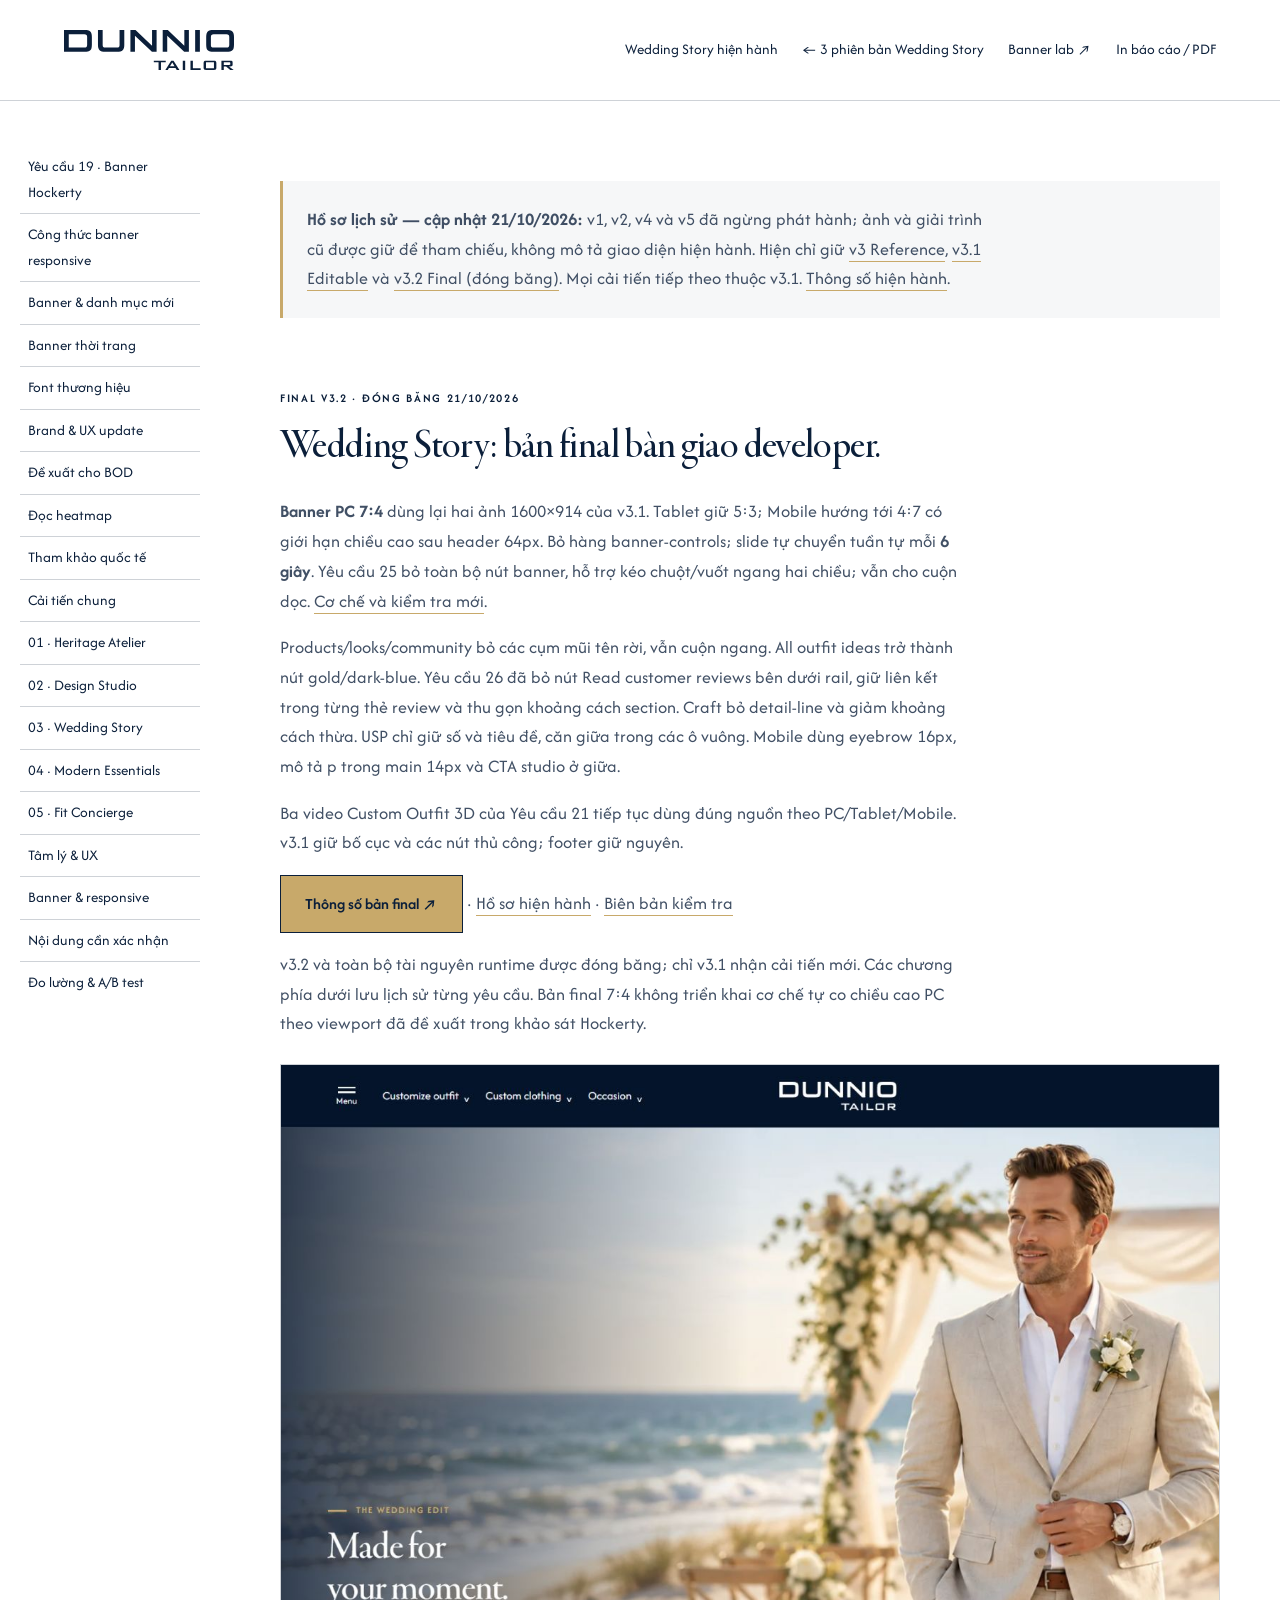
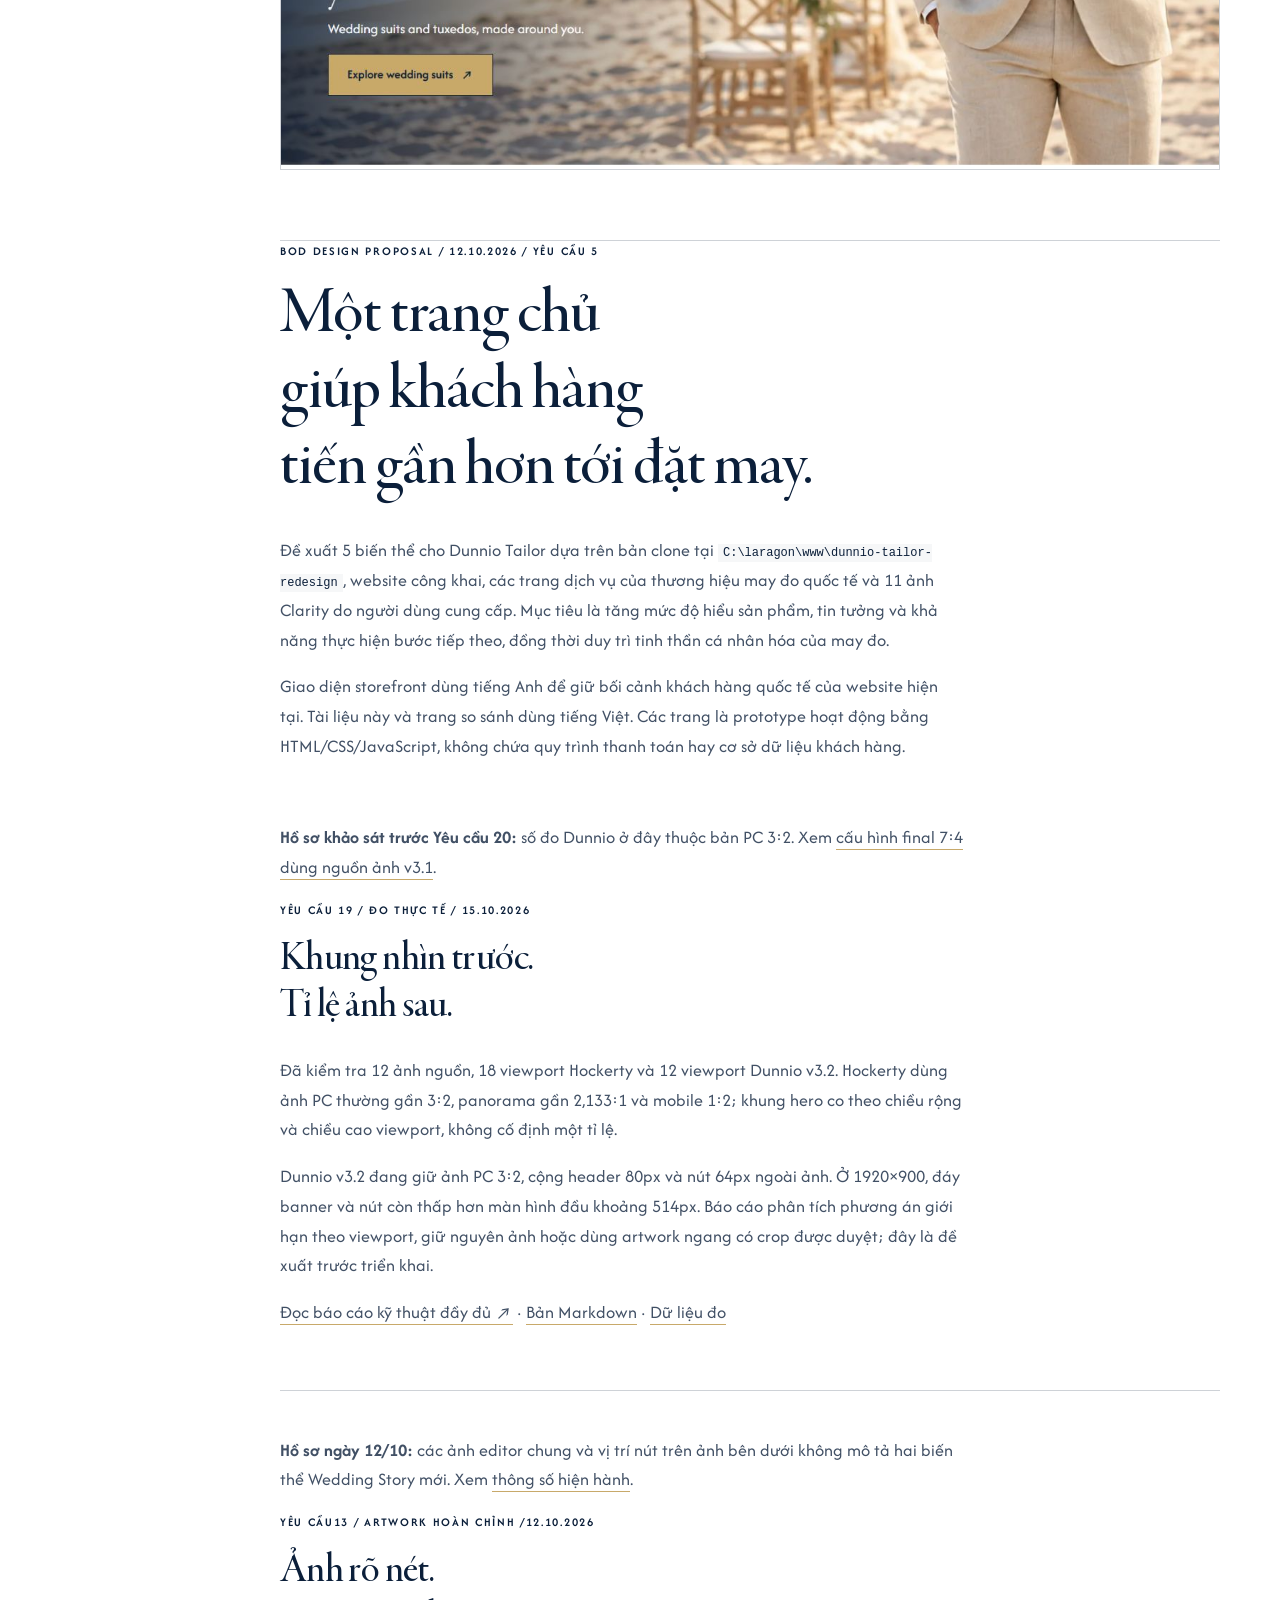
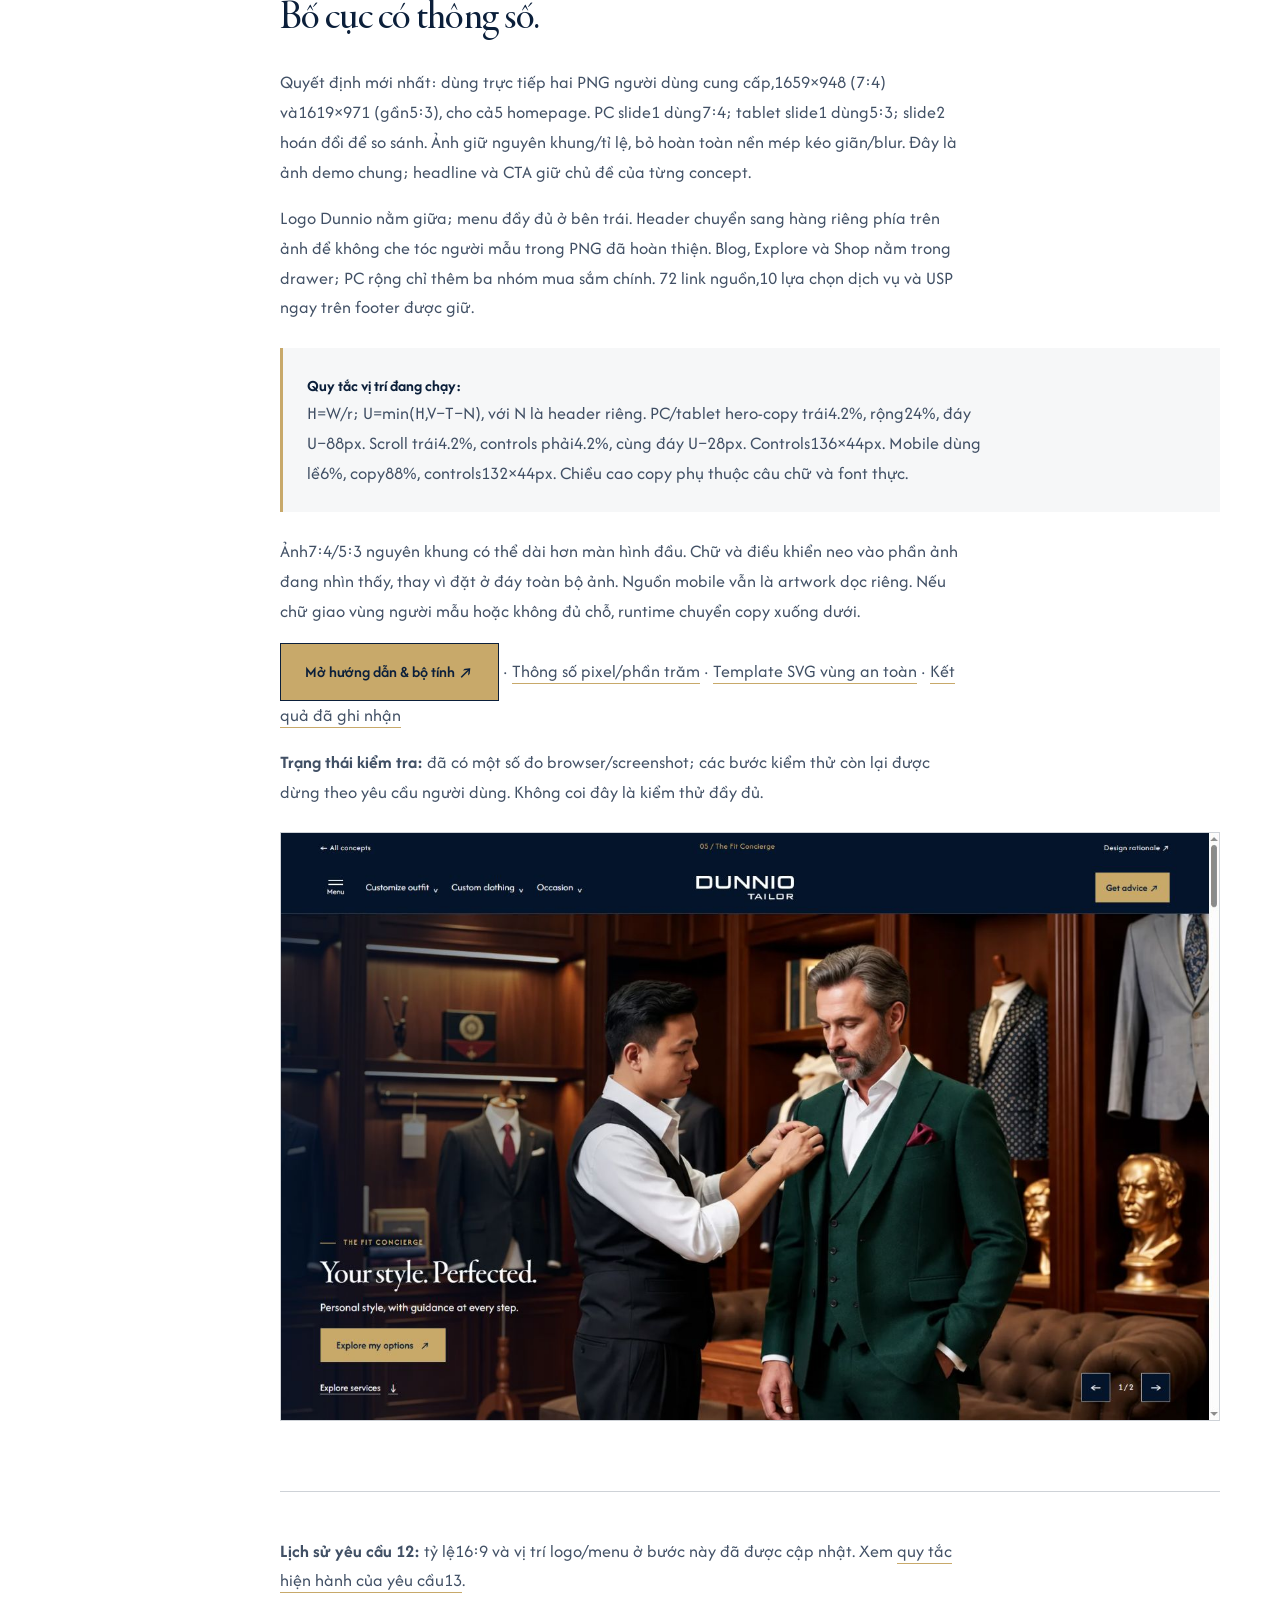
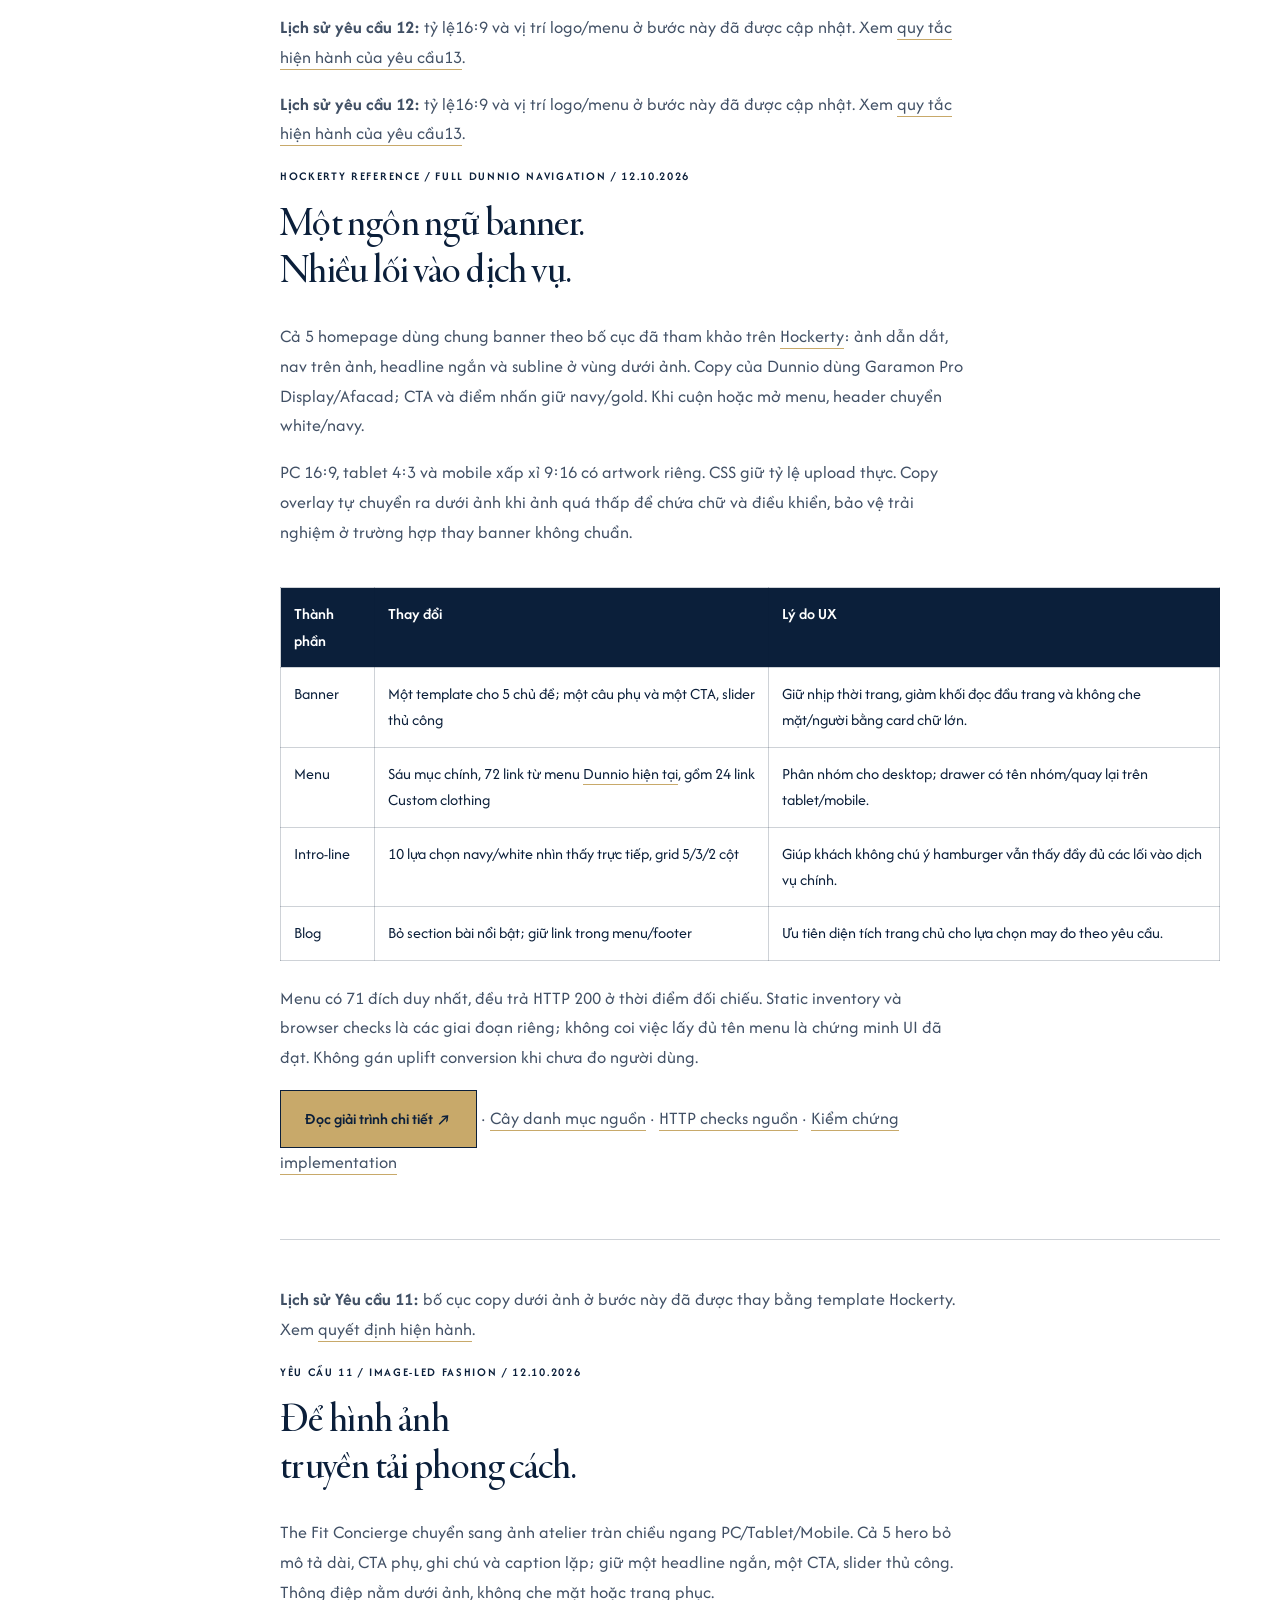
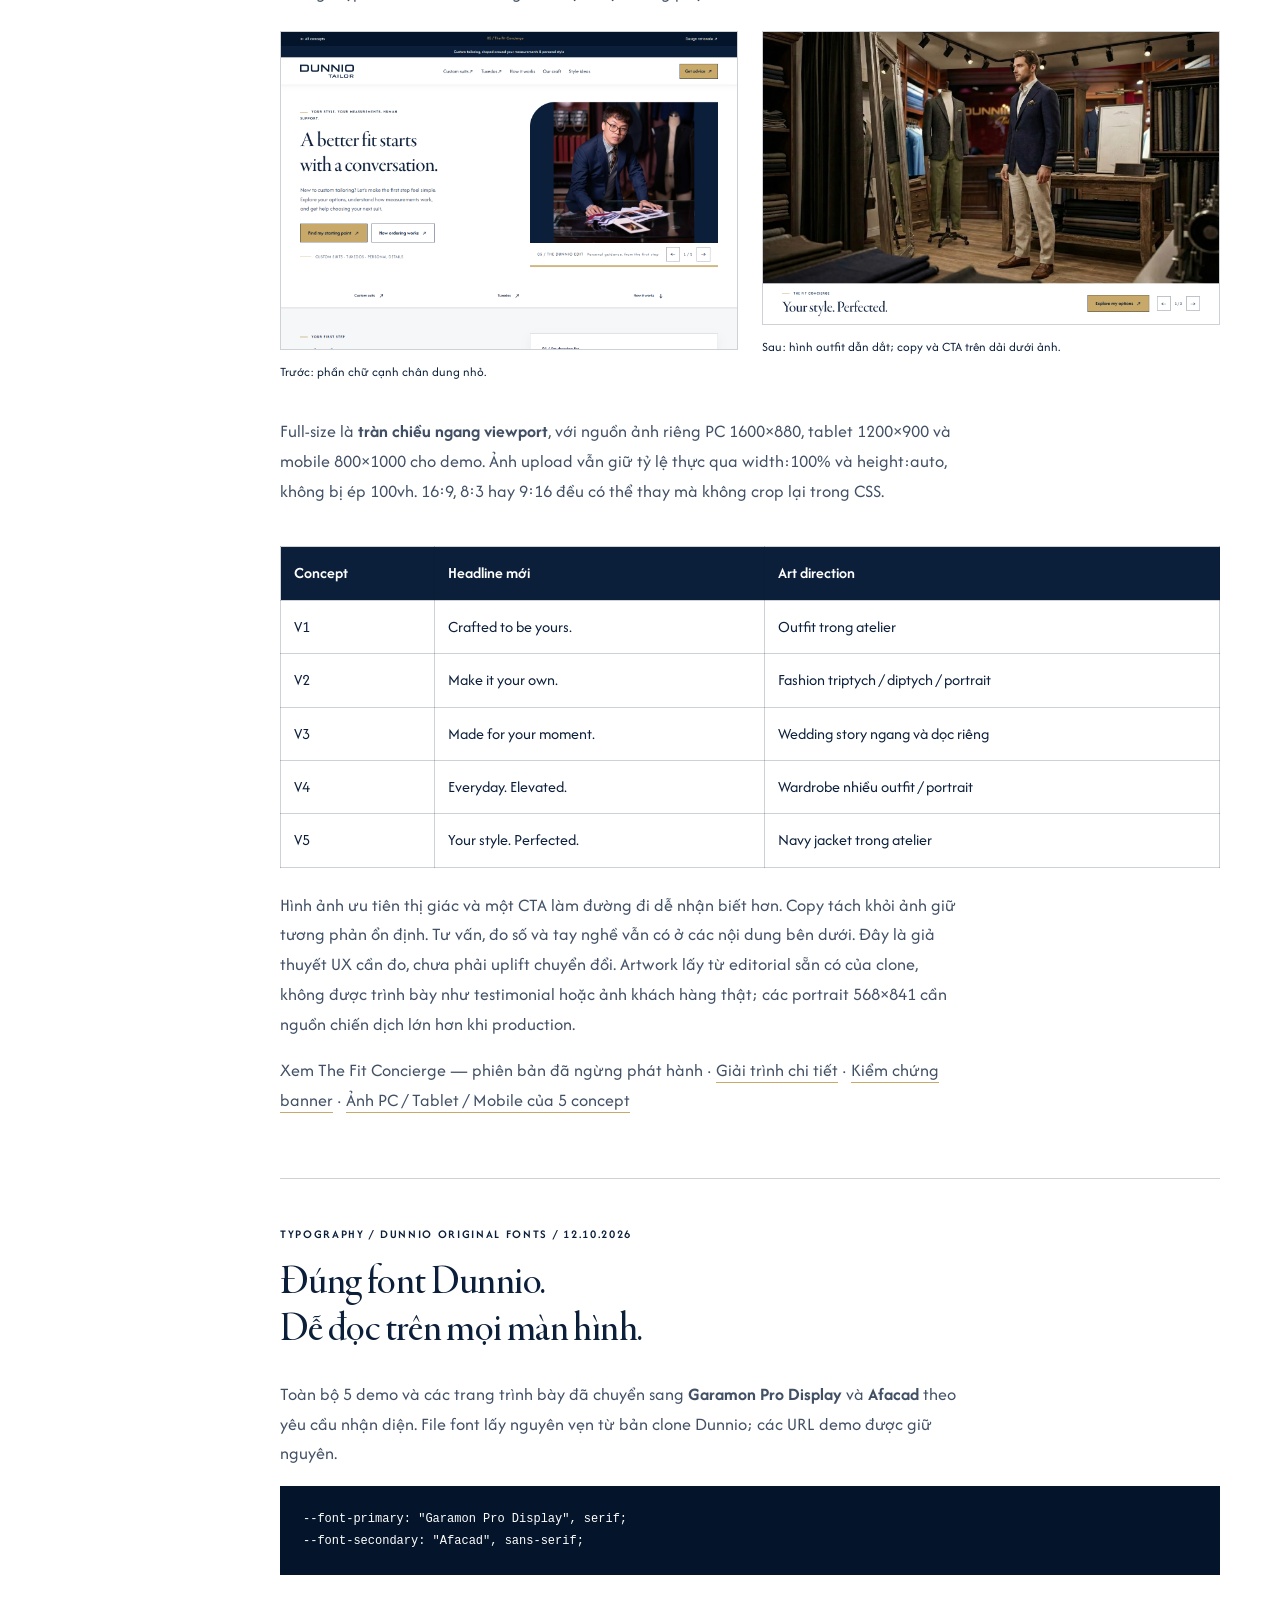
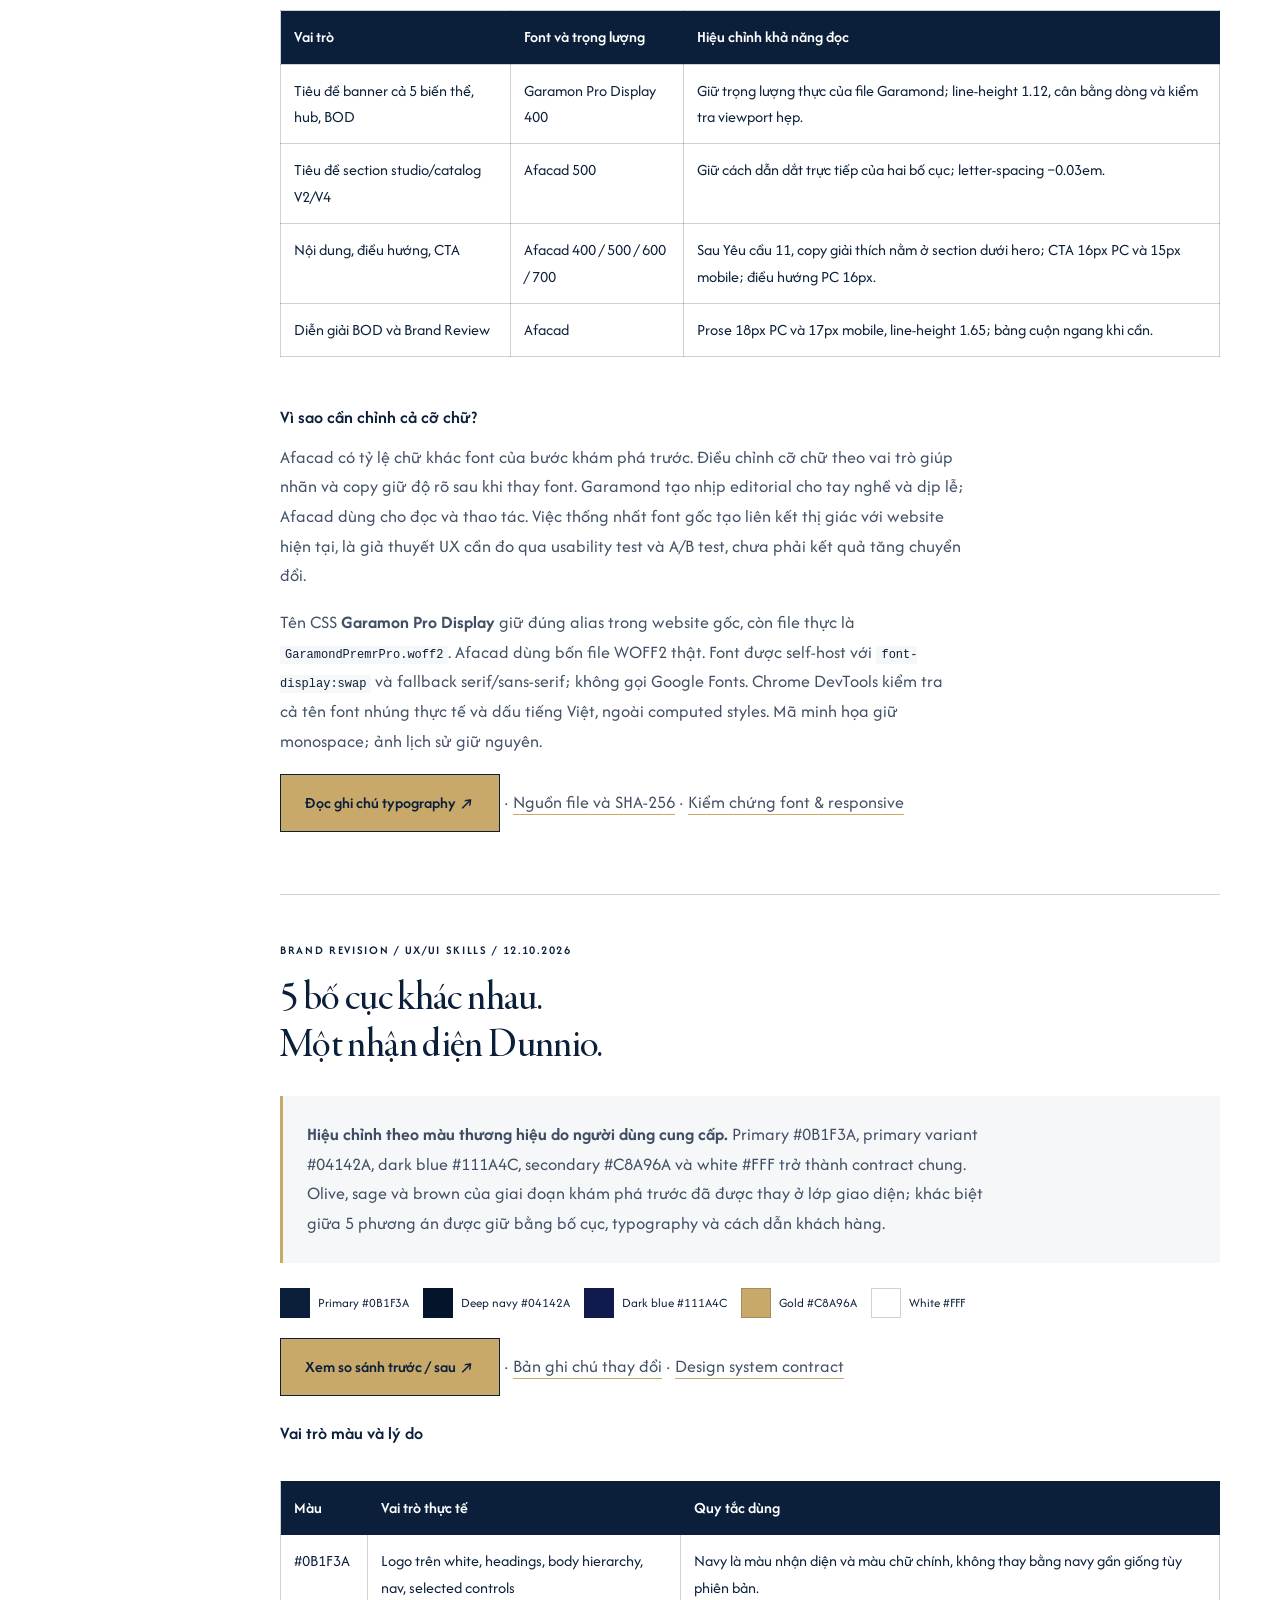
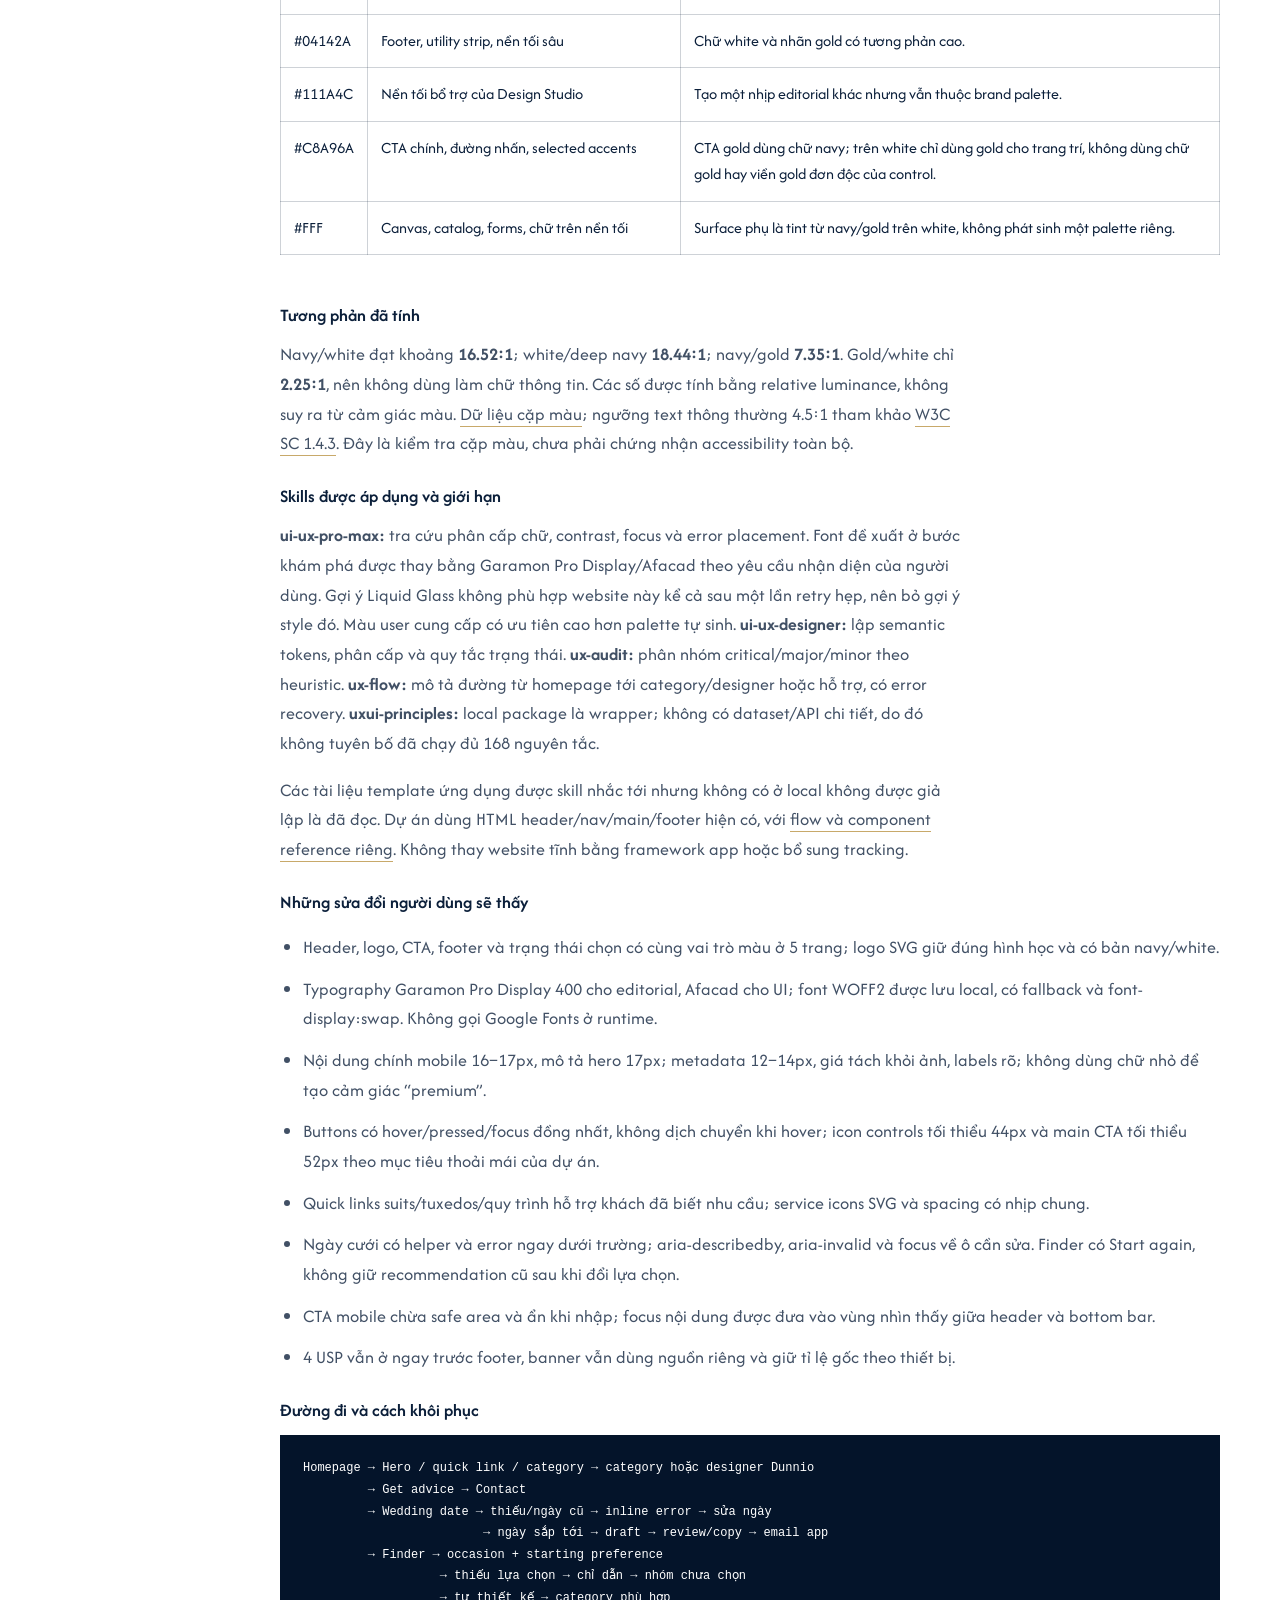
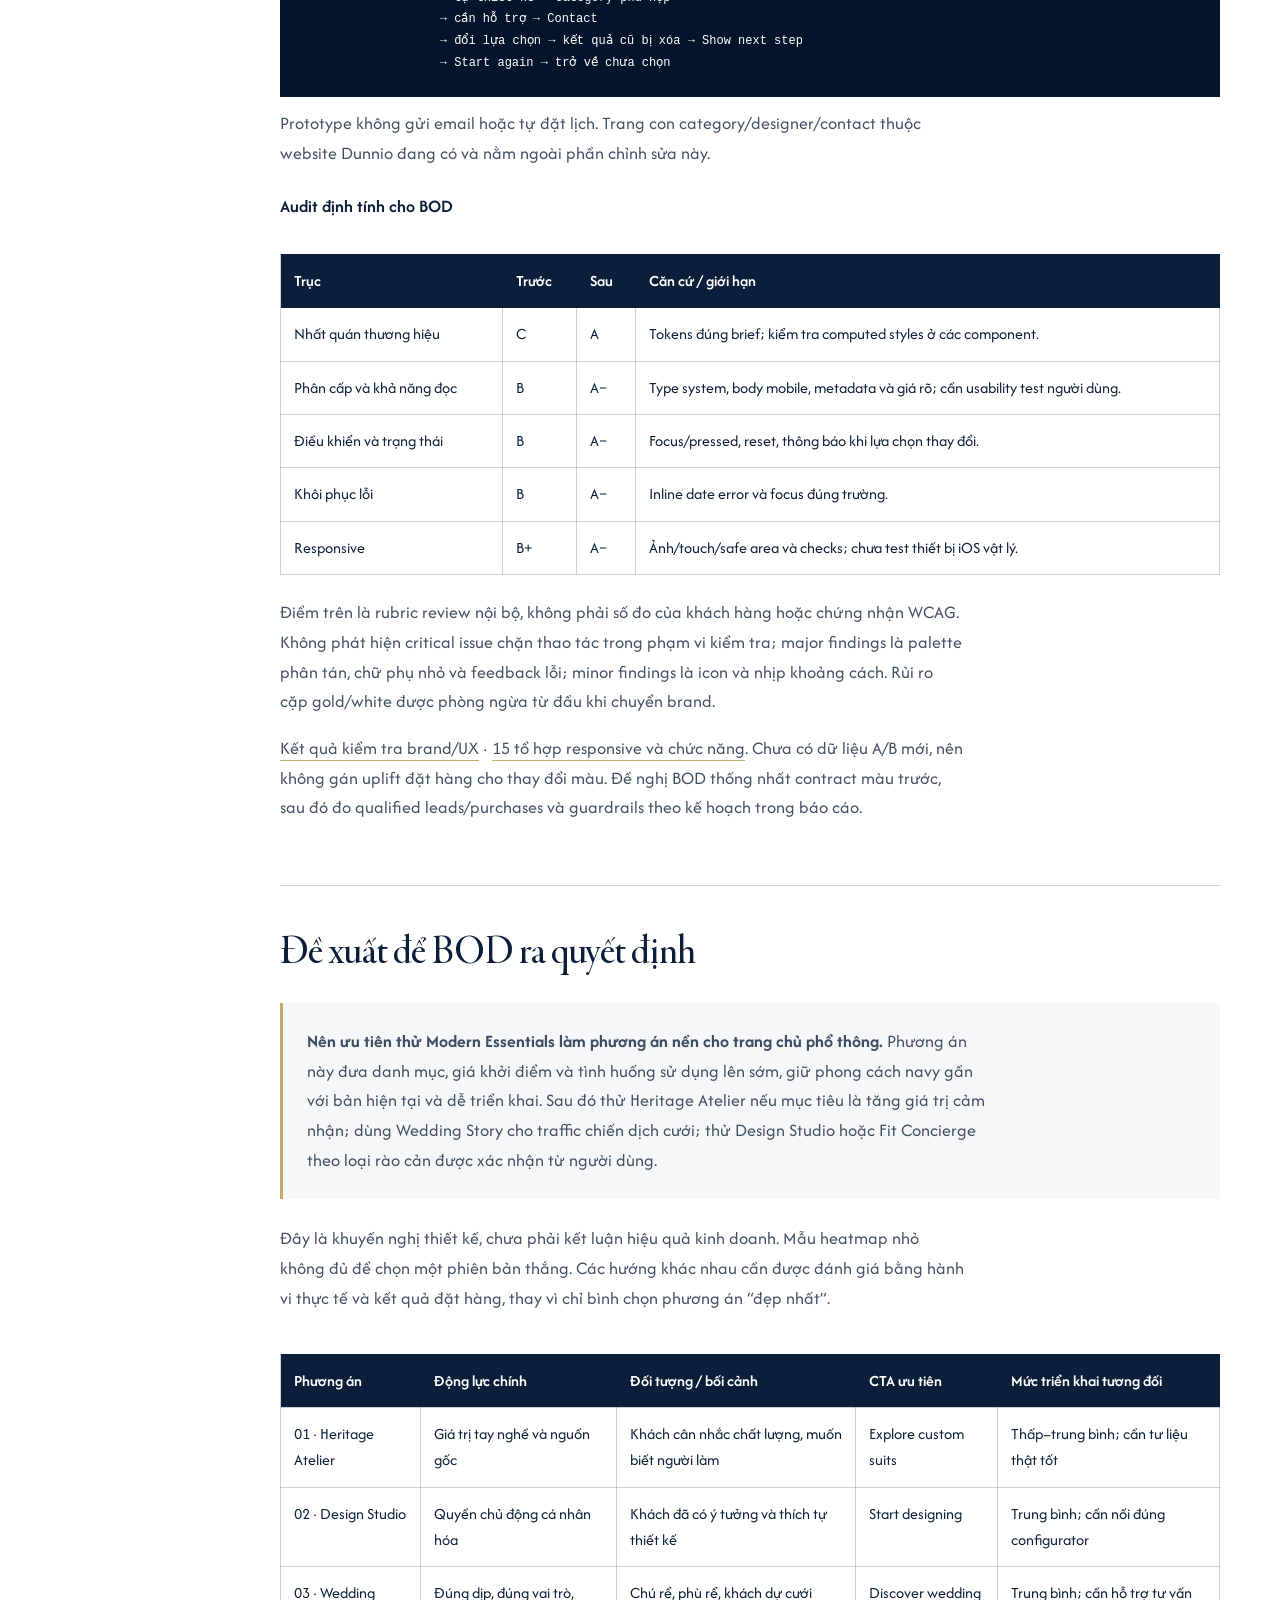
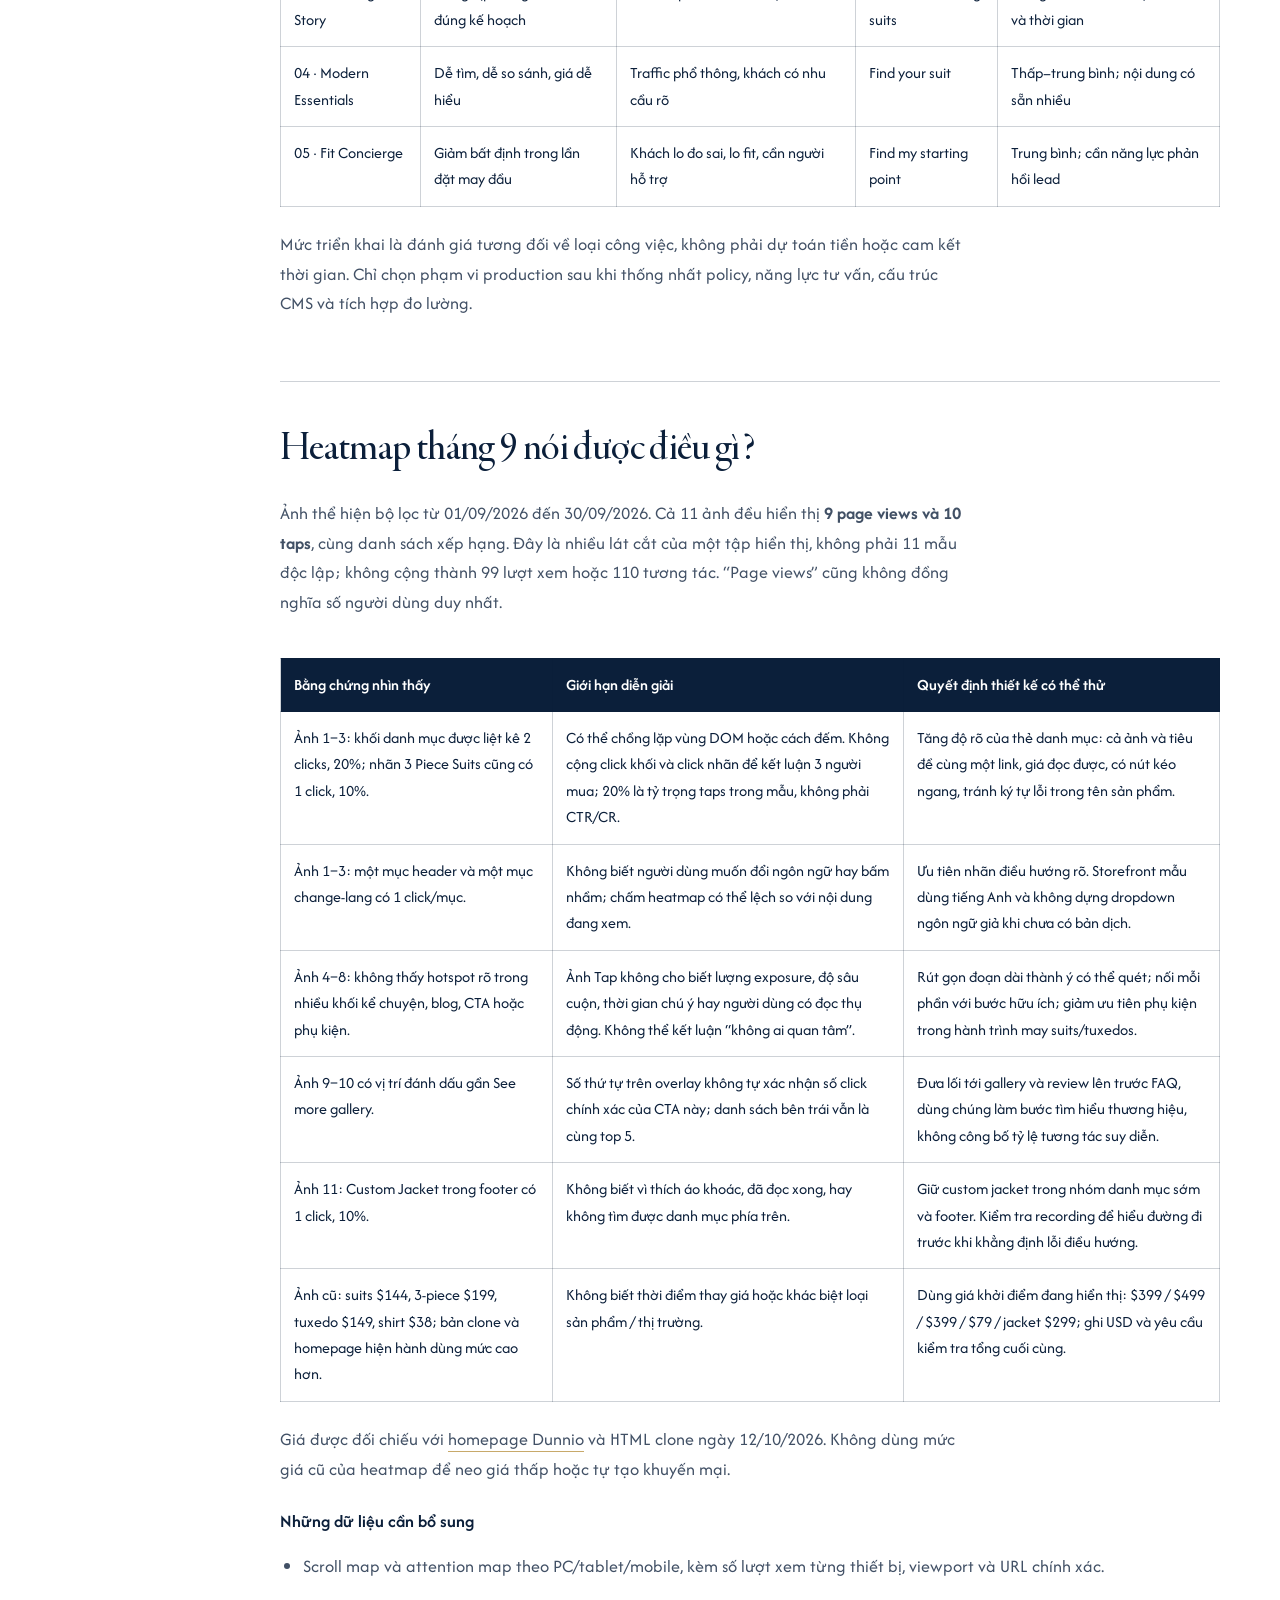
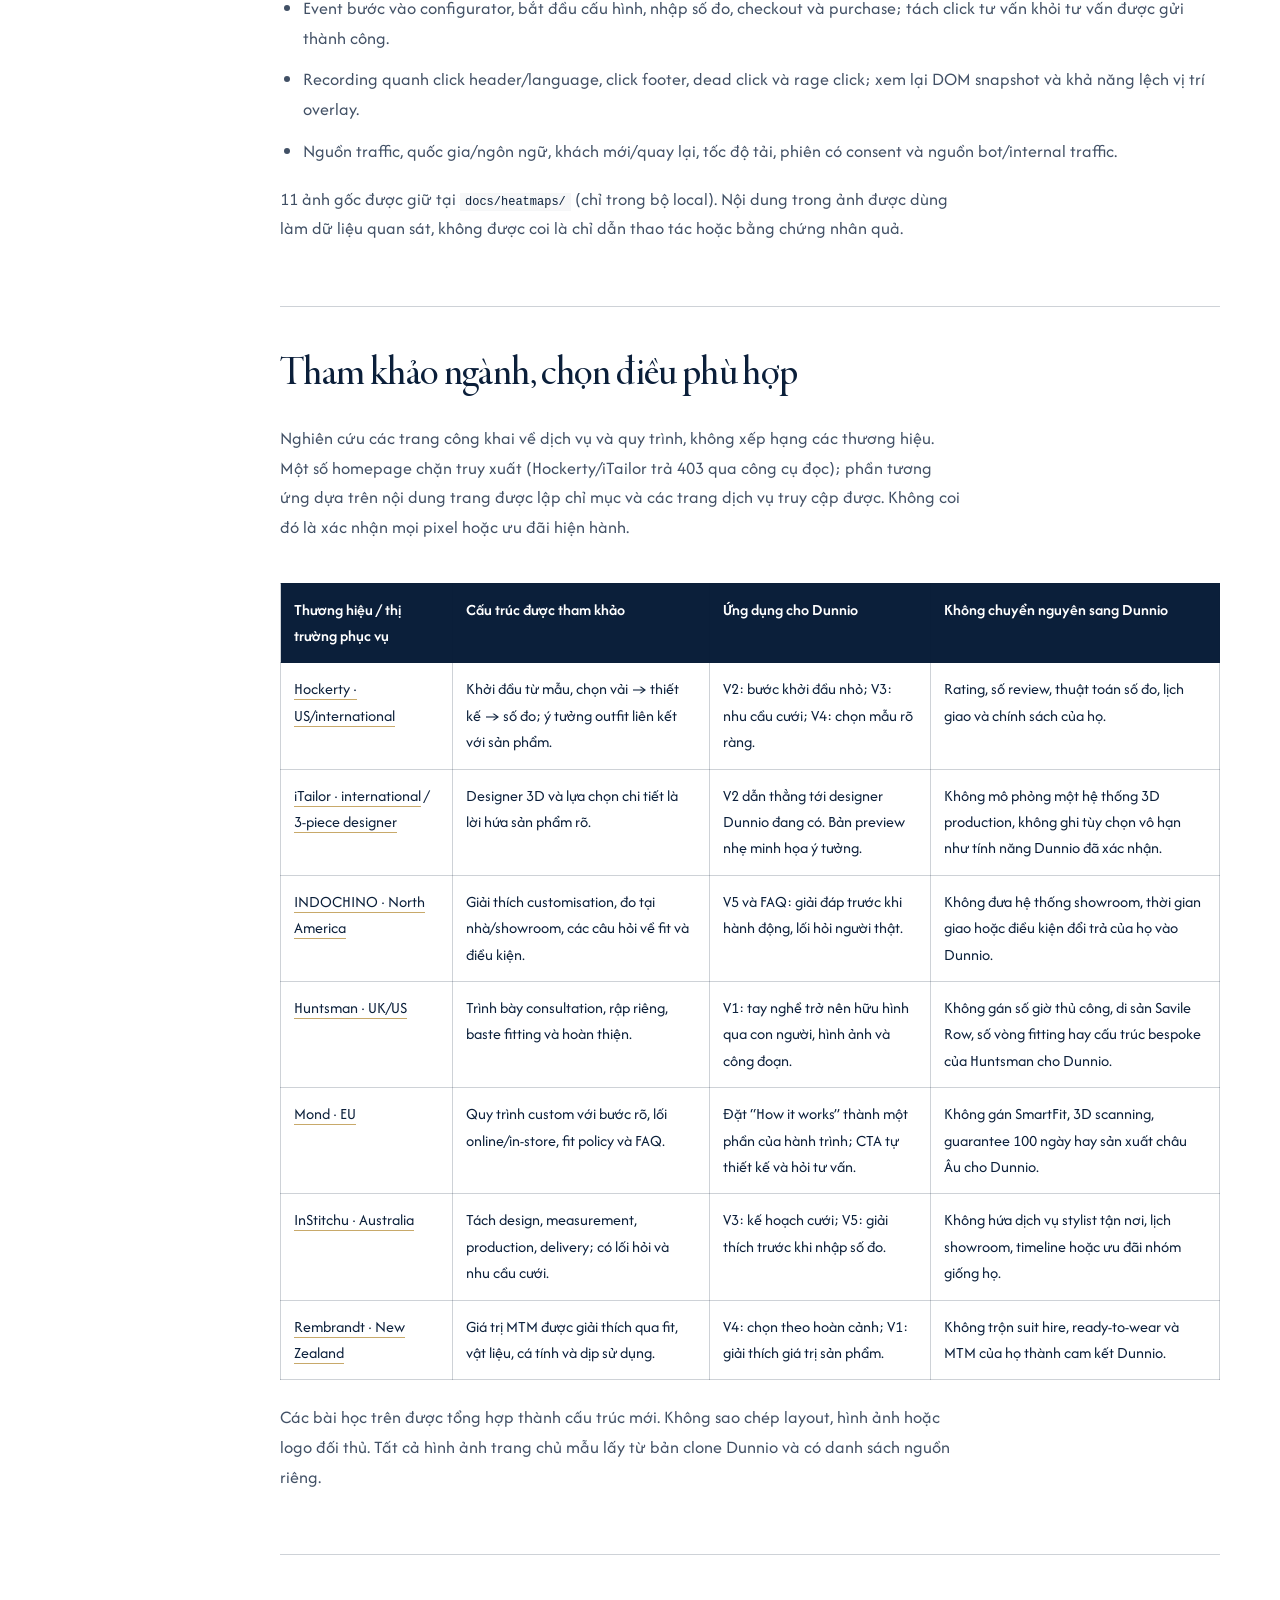
<file: report.html>
<!doctype html>
<html lang="vi"><head><meta charset="utf-8"><meta name="viewport" content="width=device-width,initial-scale=1"><meta name="robots" content="noindex,nofollow"><title>Dunnio Tailor · Giải trình thiết kế cho BOD</title><link rel="icon" href="assets/favicon.svg"><link rel="stylesheet" href="assets/fonts.css?v=banner-slides-20261012-r4"><link rel="stylesheet" href="assets/styles.css?v=banner-slides-20261012-r4"><link rel="stylesheet" href="assets/brand.css?v=banner-slides-20261012-r4"></head><body class="document">
<header class="hub-header"><a class="wordmark" href="index.html"><img src="assets/images/logo-navy.svg" alt="Dunnio Tailor" width="150" height="36"></a><nav class="hub-links"><a href="#wedding-current">Wedding Story hiện hành</a><a href="index.html">← 3 phiên bản Wedding Story</a><a href="banner-lab.html">Banner lab ↗</a><a href="javascript:window.print()">In báo cáo / PDF</a></nav></header>
<div class="doc-layout"><nav class="doc-nav" aria-label="Mục lục"><a href="#hero-audit-request19">Yêu cầu 19 · Banner Hockerty</a><a href="#responsive-banner-formula">Công thức banner responsive</a><a href="#hockerty-menu-update">Banner & danh mục mới</a><a href="#banner-update">Banner thời trang</a><a href="#typography-update">Font thương hiệu</a><a href="#brand-update">Brand & UX update</a><a href="#decision">Đề xuất cho BOD</a><a href="#evidence">Đọc heatmap</a><a href="#benchmark">Tham khảo quốc tế</a><a href="#shared">Cải tiến chung</a><a href="#v1">01 · Heritage Atelier</a><a href="#v2">02 · Design Studio</a><a href="#v3">03 · Wedding Story</a><a href="#v4">04 · Modern Essentials</a><a href="#v5">05 · Fit Concierge</a><a href="#psychology">Tâm lý & UX</a><a href="#banner">Banner & responsive</a><a href="#content">Nội dung cần xác nhận</a><a href="#measurement">Đo lường & A/B test</a><a href="#delivery">Bàn giao & kiểm tra</a></nav>
<main class="doc-content"><div class="callout"><p><strong>Hồ sơ lịch sử — cập nhật 21/10/2026:</strong> v1, v2, v4 và v5 đã ngừng phát hành; ảnh và giải trình cũ được giữ để tham chiếu, không mô tả giao diện hiện hành. Hiện chỉ giữ <a href="v3-wedding-story.html">v3 Reference</a>, <a href="v3.1-wedding-story.html">v3.1 Editable</a> và <a href="v3.2-wedding-story.html">v3.2 Final (đóng băng)</a>. Mọi cải tiến tiếp theo thuộc v3.1. <a href="docs/VERSION-STATUS.html">Thông số hiện hành</a>.</p></div><section id="wedding-current"><p class="eyebrow">FINAL V3.2 · ĐÓNG BĂNG 21/10/2026</p><h2>Wedding Story: bản final bàn giao developer.</h2><p><strong>Banner PC 7:4</strong> dùng lại hai ảnh 1600×914 của v3.1. Tablet giữ 5:3; Mobile hướng tới 4:7 có giới hạn chiều cao sau header 64px. Bỏ hàng banner-controls; slide tự chuyển tuần tự mỗi <strong>6 giây</strong>. Yêu cầu 25 bỏ toàn bộ nút banner, hỗ trợ kéo chuột/vuốt ngang hai chiều; vẫn cho cuộn dọc. <a href="docs/WEDDING-AUTOSLIDE-REQUEST25.md">Cơ chế và kiểm tra mới</a>.</p><p>Products/looks/community bỏ các cụm mũi tên rời, vẫn cuộn ngang. All outfit ideas trở thành nút gold/dark-blue. Yêu cầu 26 đã bỏ nút Read customer reviews bên dưới rail, giữ liên kết trong từng thẻ review và thu gọn khoảng cách section. Craft bỏ detail-line và giảm khoảng cách thừa. USP chỉ giữ số và tiêu đề, căn giữa trong các ô vuông. Mobile dùng eyebrow 16px, mô tả p trong main 14px và CTA studio ở giữa.</p><p>Ba video Custom Outfit 3D của Yêu cầu 21 tiếp tục dùng đúng nguồn theo PC/Tablet/Mobile. v3.1 giữ bố cục và các nút thủ công; footer giữ nguyên.</p><p><a class="button" href="docs/WEDDING-FINAL-REQUEST22.md">Thông số bản final ↗</a> · <a href="docs/VERSION-STATUS.html">Hồ sơ hiện hành</a> · <a href="docs/wedding-final-verification.json">Biên bản kiểm tra</a></p><p>v3.2 và toàn bộ tài nguyên runtime được đóng băng; chỉ v3.1 nhận cải tiến mới. Các chương phía dưới lưu lịch sử từng yêu cầu. Bản final 7:4 không triển khai cơ chế tự co chiều cao PC theo viewport đã đề xuất trong khảo sát Hockerty.</p><img class="doc-shot" src="docs/screenshots/request25/desktop.png" alt="Banner v3.2 final PC 7:4, không còn hàng điều khiển dưới ảnh"></section><p class="eyebrow">BOD DESIGN PROPOSAL / 12.10.2026 / YÊU CẦU 5</p><h1>Một trang chủ<br>giúp khách hàng<br>tiến gần hơn tới đặt may.</h1><p>Đề xuất 5 biến thể cho Dunnio Tailor dựa trên bản clone tại <code>C:\laragon\www\dunnio-tailor-redesign</code>, website công khai, các trang dịch vụ của thương hiệu may đo quốc tế và 11 ảnh Clarity do người dùng cung cấp. Mục tiêu là tăng mức độ hiểu sản phẩm, tin tưởng và khả năng thực hiện bước tiếp theo, đồng thời duy trì tinh thần cá nhân hóa của may đo.</p><p>Giao diện storefront dùng tiếng Anh để giữ bối cảnh khách hàng quốc tế của website hiện tại. Tài liệu này và trang so sánh dùng tiếng Việt. Các trang là prototype hoạt động bằng HTML/CSS/JavaScript, không chứa quy trình thanh toán hay cơ sở dữ liệu khách hàng.</p>
<section id="hero-audit-request19"><p><strong>Hồ sơ khảo sát trước Yêu cầu 20:</strong> số đo Dunnio ở đây thuộc bản PC 3:2. Xem <a href="#wedding-current">cấu hình final 7:4 dùng nguồn ảnh v3.1</a>.</p><p class="eyebrow">YÊU CẦU 19 / ĐO THỰC TẾ / 15.10.2026</p><h2>Khung nhìn trước.<br>Tỉ lệ ảnh sau.</h2><p>Đã kiểm tra 12 ảnh nguồn, 18 viewport Hockerty và 12 viewport Dunnio v3.2. Hockerty dùng ảnh PC thường gần 3:2, panorama gần 2,133:1 và mobile 1:2; khung hero co theo chiều rộng và chiều cao viewport, không cố định một tỉ lệ.</p><p>Dunnio v3.2 đang giữ ảnh PC 3:2, cộng header 80px và nút 64px ngoài ảnh. Ở 1920×900, đáy banner và nút còn thấp hơn màn hình đầu khoảng 514px. Báo cáo phân tích phương án giới hạn theo viewport, giữ nguyên ảnh hoặc dùng artwork ngang có crop được duyệt; đây là đề xuất trước triển khai.</p><p><a href="docs/hockerty-banner-audit-20261015.html">Đọc báo cáo kỹ thuật đầy đủ ↗</a> · <a href="docs/hockerty-banner-audit-20261015.md">Bản Markdown</a> · <a href="docs/hockerty-banner-audit-20261015.json">Dữ liệu đo</a></p></section>
<section id="responsive-banner-formula"><p><strong>Hồ sơ ngày 12/10:</strong> các ảnh editor chung và vị trí nút trên ảnh bên dưới không mô tả hai biến thể Wedding Story mới. Xem <a href="docs/VERSION-STATUS.html">thông số hiện hành</a>.</p><p class="eyebrow">YÊU CẦU13 / ARTWORK HOÀN CHỈNH /12.10.2026</p><h2>Ảnh rõ nét.<br>Bố cục có thông số.</h2><p>Quyết định mới nhất: dùng trực tiếp hai PNG người dùng cung cấp,1659×948 (7:4) và1619×971 (gần5:3), cho cả5 homepage. PC slide1 dùng7:4; tablet slide1 dùng5:3; slide2 hoán đổi để so sánh. Ảnh giữ nguyên khung/tỉ lệ, bỏ hoàn toàn nền mép kéo giãn/blur. Đây là ảnh demo chung; headline và CTA giữ chủ đề của từng concept.</p><p>Logo Dunnio nằm giữa; menu đầy đủ ở bên trái. Header chuyển sang hàng riêng phía trên ảnh để không che tóc người mẫu trong PNG đã hoàn thiện. Blog, Explore và Shop nằm trong drawer; PC rộng chỉ thêm ba nhóm mua sắm chính. 72 link nguồn,10 lựa chọn dịch vụ và USP ngay trên footer được giữ.</p><div class="callout"><strong>Quy tắc vị trí đang chạy:</strong><p>H=W/r; U=min(H,V−T−N), với N là header riêng. PC/tablet hero-copy trái4.2%, rộng24%, đáy U−88px. Scroll trái4.2%, controls phải4.2%, cùng đáy U−28px. Controls136×44px. Mobile dùng lề6%, copy88%, controls132×44px. Chiều cao copy phụ thuộc câu chữ và font thực.</p></div><p>Ảnh7:4/5:3 nguyên khung có thể dài hơn màn hình đầu. Chữ và điều khiển neo vào phần ảnh đang nhìn thấy, thay vì đặt ở đáy toàn bộ ảnh. Nguồn mobile vẫn là artwork dọc riêng. Nếu chữ giao vùng người mẫu hoặc không đủ chỗ, runtime chuyển copy xuống dưới.</p><p><a class="button" href="banner-guide.html">Mở hướng dẫn & bộ tính ↗</a> · <a href="docs/BANNER-EDITOR-SPEC.md">Thông số pixel/phần trăm</a> · <a href="docs/banner-templates/banner-safe-zones.zip">Template SVG vùng an toàn</a> · <a href="docs/responsive-banner-verification.json">Kết quả đã ghi nhận</a></p><p><strong>Trạng thái kiểm tra:</strong> đã có một số đo browser/screenshot; các bước kiểm thử còn lại được dừng theo yêu cầu người dùng. Không coi đây là kiểm thử đầy đủ.</p><img class="doc-shot" src="docs/screenshots/req13-desktop.png?v=banner-slides-20261012-r4" alt="Ảnh PC với artwork người dùng cung cấp, logo giữa và chữ trong vùng âm trái"></section><section id="hockerty-menu-update"><p><strong>Lịch sử yêu cầu 12:</strong> tỷ lệ16:9 và vị trí logo/menu ở bước này đã được cập nhật. Xem <a href="#responsive-banner-formula">quy tắc hiện hành của yêu cầu13</a>.</p><p><strong>Lịch sử yêu cầu 12:</strong> tỷ lệ16:9 và vị trí logo/menu ở bước này đã được cập nhật. Xem <a href="#responsive-banner-formula">quy tắc hiện hành của yêu cầu13</a>.</p><p><strong>Lịch sử yêu cầu 12:</strong> tỷ lệ16:9 và vị trí logo/menu ở bước này đã được cập nhật. Xem <a href="#responsive-banner-formula">quy tắc hiện hành của yêu cầu13</a>.</p><p class="eyebrow">HOCKERTY REFERENCE / FULL DUNNIO NAVIGATION / 12.10.2026</p><h2>Một ngôn ngữ banner.<br>Nhiều lối vào dịch vụ.</h2><p>Cả 5 homepage dùng chung banner theo bố cục đã tham khảo trên <a href="https://www.hockerty.com/en-us/">Hockerty</a>: ảnh dẫn dắt, nav trên ảnh, headline ngắn và subline ở vùng dưới ảnh. Copy của Dunnio dùng Garamon Pro Display/Afacad; CTA và điểm nhấn giữ navy/gold. Khi cuộn hoặc mở menu, header chuyển white/navy.</p><p>PC 16:9, tablet 4:3 và mobile xấp xỉ 9:16 có artwork riêng. CSS giữ tỷ lệ upload thực. Copy overlay tự chuyển ra dưới ảnh khi ảnh quá thấp để chứa chữ và điều khiển, bảo vệ trải nghiệm ở trường hợp thay banner không chuẩn.</p><div class="table-scroll"><table><thead><tr><th>Thành phần</th><th>Thay đổi</th><th>Lý do UX</th></tr></thead><tbody><tr><td>Banner</td><td>Một template cho 5 chủ đề; một câu phụ và một CTA, slider thủ công</td><td>Giữ nhịp thời trang, giảm khối đọc đầu trang và không che mặt/người bằng card chữ lớn.</td></tr><tr><td>Menu</td><td>Sáu mục chính, 72 link từ menu <a href="https://dunniotailor.com/">Dunnio hiện tại</a>, gồm 24 link Custom clothing</td><td>Phân nhóm cho desktop; drawer có tên nhóm/quay lại trên tablet/mobile.</td></tr><tr><td>Intro-line</td><td>10 lựa chọn navy/white nhìn thấy trực tiếp, grid 5/3/2 cột</td><td>Giúp khách không chú ý hamburger vẫn thấy đầy đủ các lối vào dịch vụ chính.</td></tr><tr><td>Blog</td><td>Bỏ section bài nổi bật; giữ link trong menu/footer</td><td>Ưu tiên diện tích trang chủ cho lựa chọn may đo theo yêu cầu.</td></tr></tbody></table></div><p>Menu có 71 đích duy nhất, đều trả HTTP 200 ở thời điểm đối chiếu. Static inventory và browser checks là các giai đoạn riêng; không coi việc lấy đủ tên menu là chứng minh UI đã đạt. Không gán uplift conversion khi chưa đo người dùng.</p><p><a class="button" href="docs/HOCKERTY-NAVIGATION-UPDATE.md">Đọc giải trình chi tiết ↗</a> · <a href="assets/navigation-tree.json">Cây danh mục nguồn</a> · <a href="docs/navigation-source-checks.json">HTTP checks nguồn</a> · <a href="docs/hockerty-navigation-verification.json">Kiểm chứng implementation</a></p></section><section id="banner-update"><p><strong>Lịch sử Yêu cầu 11:</strong> bố cục copy dưới ảnh ở bước này đã được thay bằng template Hockerty. Xem <a href="#hockerty-menu-update">quyết định hiện hành</a>.</p><p class="eyebrow">YÊU CẦU 11 / IMAGE-LED FASHION / 12.10.2026</p><h2>Để hình ảnh<br>truyền tải phong cách.</h2><p>The Fit Concierge chuyển sang ảnh atelier tràn chiều ngang PC/Tablet/Mobile. Cả 5 hero bỏ mô tả dài, CTA phụ, ghi chú và caption lặp; giữ một headline ngắn, một CTA, slider thủ công. Thông điệp nằm dưới ảnh, không che mặt hoặc trang phục.</p><div class="before-after"><figure><img src="docs/banner-before/v5-desktop.png" alt="The Fit Concierge trước: split text và chân dung trong khung bo góc" loading="lazy"><figcaption>Trước: phần chữ cạnh chân dung nhỏ.</figcaption></figure><figure><img src="docs/screenshots/v5-hero-desktop.png?v=fashion-20261012" alt="The Fit Concierge sau: editorial toàn chiều ngang" loading="lazy"><figcaption>Sau: hình outfit dẫn dắt; copy và CTA trên dải dưới ảnh.</figcaption></figure></div><p>Full-size là <strong>tràn chiều ngang viewport</strong>, với nguồn ảnh riêng PC 1600×880, tablet 1200×900 và mobile 800×1000 cho demo. Ảnh upload vẫn giữ tỷ lệ thực qua width:100% và height:auto, không bị ép 100vh. 16:9, 8:3 hay 9:16 đều có thể thay mà không crop lại trong CSS.</p><div class="table-scroll"><table><thead><tr><th>Concept</th><th>Headline mới</th><th>Art direction</th></tr></thead><tbody><tr><td>V1</td><td>Crafted to be yours.</td><td>Outfit trong atelier</td></tr><tr><td>V2</td><td>Make it your own.</td><td>Fashion triptych / diptych / portrait</td></tr><tr><td>V3</td><td>Made for your moment.</td><td>Wedding story ngang và dọc riêng</td></tr><tr><td>V4</td><td>Everyday. Elevated.</td><td>Wardrobe nhiều outfit / portrait</td></tr><tr><td>V5</td><td>Your style. Perfected.</td><td>Navy jacket trong atelier</td></tr></tbody></table></div><p>Hình ảnh ưu tiên thị giác và một CTA làm đường đi dễ nhận biết hơn. Copy tách khỏi ảnh giữ tương phản ổn định. Tư vấn, đo số và tay nghề vẫn có ở các nội dung bên dưới. Đây là giả thuyết UX cần đo, chưa phải uplift chuyển đổi. Artwork lấy từ editorial sẵn có của clone, không được trình bày như testimonial hoặc ảnh khách hàng thật; các portrait 568×841 cần nguồn chiến dịch lớn hơn khi production.</p><p><span>Xem The Fit Concierge — phiên bản đã ngừng phát hành</span> · <a href="docs/FASHION-HERO-UPDATE.md">Giải trình chi tiết</a> · <a href="docs/fashion-hero-verification.json">Kiểm chứng banner</a> · <a href="docs/screenshot-index.html">Ảnh PC / Tablet / Mobile của 5 concept</a></p></section><section id="typography-update"><p class="eyebrow">TYPOGRAPHY / DUNNIO ORIGINAL FONTS / 12.10.2026</p><h2>Đúng font Dunnio.<br>Dễ đọc trên mọi màn hình.</h2><p>Toàn bộ 5 demo và các trang trình bày đã chuyển sang <strong>Garamon Pro Display</strong> và <strong>Afacad</strong> theo yêu cầu nhận diện. File font lấy nguyên vẹn từ bản clone Dunnio; các URL demo được giữ nguyên.</p><pre><code>--font-primary: "Garamon Pro Display", serif;
--font-secondary: "Afacad", sans-serif;</code></pre><div class="table-scroll"><table><thead><tr><th>Vai trò</th><th>Font và trọng lượng</th><th>Hiệu chỉnh khả năng đọc</th></tr></thead><tbody><tr><td>Tiêu đề banner cả 5 biến thể, hub, BOD</td><td>Garamon Pro Display 400</td><td>Giữ trọng lượng thực của file Garamond; line-height 1.12, cân bằng dòng và kiểm tra viewport hẹp.</td></tr><tr><td>Tiêu đề section studio/catalog V2/V4</td><td>Afacad 500</td><td>Giữ cách dẫn dắt trực tiếp của hai bố cục; letter-spacing −0.03em.</td></tr><tr><td>Nội dung, điều hướng, CTA</td><td>Afacad 400 / 500 / 600 / 700</td><td>Sau Yêu cầu 11, copy giải thích nằm ở section dưới hero; CTA 16px PC và 15px mobile; điều hướng PC 16px.</td></tr><tr><td>Diễn giải BOD và Brand Review</td><td>Afacad</td><td>Prose 18px PC và 17px mobile, line-height 1.65; bảng cuộn ngang khi cần.</td></tr></tbody></table></div><h3>Vì sao cần chỉnh cả cỡ chữ?</h3><p>Afacad có tỷ lệ chữ khác font của bước khám phá trước. Điều chỉnh cỡ chữ theo vai trò giúp nhãn và copy giữ độ rõ sau khi thay font. Garamond tạo nhịp editorial cho tay nghề và dịp lễ; Afacad dùng cho đọc và thao tác. Việc thống nhất font gốc tạo liên kết thị giác với website hiện tại, là giả thuyết UX cần đo qua usability test và A/B test, chưa phải kết quả tăng chuyển đổi.</p><p>Tên CSS <strong>Garamon Pro Display</strong> giữ đúng alias trong website gốc, còn file thực là <code>GaramondPremrPro.woff2</code>. Afacad dùng bốn file WOFF2 thật. Font được self-host với <code>font-display:swap</code> và fallback serif/sans-serif; không gọi Google Fonts. Chrome DevTools kiểm tra cả tên font nhúng thực tế và dấu tiếng Việt, ngoài computed styles. Mã minh họa giữ monospace; ảnh lịch sử giữ nguyên.</p><p><a class="button" href="docs/TYPOGRAPHY-UPDATE.md">Đọc ghi chú typography ↗</a> · <a href="docs/font-provenance.json">Nguồn file và SHA-256</a> · <a href="docs/typography-verification.json">Kiểm chứng font & responsive</a></p></section><section id="brand-update"><p class="eyebrow">BRAND REVISION / UX/UI SKILLS / 12.10.2026</p><h2>5 bố cục khác nhau.<br>Một nhận diện Dunnio.</h2><div class="callout"><p><strong>Hiệu chỉnh theo màu thương hiệu do người dùng cung cấp.</strong> Primary #0B1F3A, primary variant #04142A, dark blue #111A4C, secondary #C8A96A và white #FFF trở thành contract chung. Olive, sage và brown của giai đoạn khám phá trước đã được thay ở lớp giao diện; khác biệt giữa 5 phương án được giữ bằng bố cục, typography và cách dẫn khách hàng.</p></div><div class="palette"><span><i style="--color:#0b1f3a"></i>Primary #0B1F3A</span><span><i style="--color:#04142a"></i>Deep navy #04142A</span><span><i style="--color:#111a4c"></i>Dark blue #111A4C</span><span><i style="--color:#C8A96A"></i>Gold #C8A96A</span><span><i style="--color:#fff"></i>White #FFF</span></div><p><a class="button" href="brand-review.html">Xem so sánh trước / sau ↗</a> · <a href="docs/BRAND-UX-UPDATE.md">Bản ghi chú thay đổi</a> · <a href="design-system/dunnio-tailor/MASTER.md">Design system contract</a></p><h3>Vai trò màu và lý do</h3><div class="table-scroll"><table><thead><tr><th>Màu</th><th>Vai trò thực tế</th><th>Quy tắc dùng</th></tr></thead><tbody><tr><td>#0B1F3A</td><td>Logo trên white, headings, body hierarchy, nav, selected controls</td><td>Navy là màu nhận diện và màu chữ chính, không thay bằng navy gần giống tùy phiên bản.</td></tr><tr><td>#04142A</td><td>Footer, utility strip, nền tối sâu</td><td>Chữ white và nhãn gold có tương phản cao.</td></tr><tr><td>#111A4C</td><td>Nền tối bổ trợ của Design Studio</td><td>Tạo một nhịp editorial khác nhưng vẫn thuộc brand palette.</td></tr><tr><td>#C8A96A</td><td>CTA chính, đường nhấn, selected accents</td><td>CTA gold dùng chữ navy; trên white chỉ dùng gold cho trang trí, không dùng chữ gold hay viền gold đơn độc của control.</td></tr><tr><td>#FFF</td><td>Canvas, catalog, forms, chữ trên nền tối</td><td>Surface phụ là tint từ navy/gold trên white, không phát sinh một palette riêng.</td></tr></tbody></table></div><h3>Tương phản đã tính</h3><p>Navy/white đạt khoảng <strong>16.52:1</strong>; white/deep navy <strong>18.44:1</strong>; navy/gold <strong>7.35:1</strong>. Gold/white chỉ <strong>2.25:1</strong>, nên không dùng làm chữ thông tin. Các số được tính bằng relative luminance, không suy ra từ cảm giác màu. <a href="docs/brand-contrast.json">Dữ liệu cặp màu</a>; ngưỡng text thông thường 4.5:1 tham khảo <a href="https://www.w3.org/WAI/WCAG22/Understanding/contrast-minimum.html">W3C SC 1.4.3</a>. Đây là kiểm tra cặp màu, chưa phải chứng nhận accessibility toàn bộ.</p><h3>Skills được áp dụng và giới hạn</h3><p><strong>ui-ux-pro-max:</strong> tra cứu phân cấp chữ, contrast, focus và error placement. Font đề xuất ở bước khám phá được thay bằng Garamon Pro Display/Afacad theo yêu cầu nhận diện của người dùng. Gợi ý Liquid Glass không phù hợp website này kể cả sau một lần retry hẹp, nên bỏ gợi ý style đó. Màu user cung cấp có ưu tiên cao hơn palette tự sinh. <strong>ui-ux-designer:</strong> lập semantic tokens, phân cấp và quy tắc trạng thái. <strong>ux-audit:</strong> phân nhóm critical/major/minor theo heuristic. <strong>ux-flow:</strong> mô tả đường từ homepage tới category/designer hoặc hỗ trợ, có error recovery. <strong>uxui-principles:</strong> local package là wrapper; không có dataset/API chi tiết, do đó không tuyên bố đã chạy đủ 168 nguyên tắc.</p><p>Các tài liệu template ứng dụng được skill nhắc tới nhưng không có ở local không được giả lập là đã đọc. Dự án dùng HTML header/nav/main/footer hiện có, với <a href="DESIGN-LANGUAGE.md">flow và component reference riêng</a>. Không thay website tĩnh bằng framework app hoặc bổ sung tracking.</p><h3>Những sửa đổi người dùng sẽ thấy</h3><ul><li>Header, logo, CTA, footer và trạng thái chọn có cùng vai trò màu ở 5 trang; logo SVG giữ đúng hình học và có bản navy/white.</li><li>Typography Garamon Pro Display 400 cho editorial, Afacad cho UI; font WOFF2 được lưu local, có fallback và font-display:swap. Không gọi Google Fonts ở runtime.</li><li>Nội dung chính mobile 16–17px, mô tả hero 17px; metadata 12–14px, giá tách khỏi ảnh, labels rõ; không dùng chữ nhỏ để tạo cảm giác “premium”.</li><li>Buttons có hover/pressed/focus đồng nhất, không dịch chuyển khi hover; icon controls tối thiểu 44px và main CTA tối thiểu 52px theo mục tiêu thoải mái của dự án.</li><li>Quick links suits/tuxedos/quy trình hỗ trợ khách đã biết nhu cầu; service icons SVG và spacing có nhịp chung.</li><li>Ngày cưới có helper và error ngay dưới trường; aria-describedby, aria-invalid và focus về ô cần sửa. Finder có Start again, không giữ recommendation cũ sau khi đổi lựa chọn.</li><li>CTA mobile chừa safe area và ẩn khi nhập; focus nội dung được đưa vào vùng nhìn thấy giữa header và bottom bar.</li><li>4 USP vẫn ở ngay trước footer, banner vẫn dùng nguồn riêng và giữ tỉ lệ gốc theo thiết bị.</li></ul><h3>Đường đi và cách khôi phục</h3><pre><code>Homepage → Hero / quick link / category → category hoặc designer Dunnio
         → Get advice → Contact
         → Wedding date → thiếu/ngày cũ → inline error → sửa ngày
                         → ngày sắp tới → draft → review/copy → email app
         → Finder → occasion + starting preference
                   → thiếu lựa chọn → chỉ dẫn → nhóm chưa chọn
                   → tự thiết kế → category phù hợp
                   → cần hỗ trợ → Contact
                   → đổi lựa chọn → kết quả cũ bị xóa → Show next step
                   → Start again → trở về chưa chọn</code></pre><p>Prototype không gửi email hoặc tự đặt lịch. Trang con category/designer/contact thuộc website Dunnio đang có và nằm ngoài phần chỉnh sửa này.</p><h3>Audit định tính cho BOD</h3><div class="table-scroll"><table><thead><tr><th>Trục</th><th>Trước</th><th>Sau</th><th>Căn cứ / giới hạn</th></tr></thead><tbody><tr><td>Nhất quán thương hiệu</td><td>C</td><td>A</td><td>Tokens đúng brief; kiểm tra computed styles ở các component.</td></tr><tr><td>Phân cấp và khả năng đọc</td><td>B</td><td>A−</td><td>Type system, body mobile, metadata và giá rõ; cần usability test người dùng.</td></tr><tr><td>Điều khiển và trạng thái</td><td>B</td><td>A−</td><td>Focus/pressed, reset, thông báo khi lựa chọn thay đổi.</td></tr><tr><td>Khôi phục lỗi</td><td>B</td><td>A−</td><td>Inline date error và focus đúng trường.</td></tr><tr><td>Responsive</td><td>B+</td><td>A−</td><td>Ảnh/touch/safe area và checks; chưa test thiết bị iOS vật lý.</td></tr></tbody></table></div><p>Điểm trên là rubric review nội bộ, không phải số đo của khách hàng hoặc chứng nhận WCAG. Không phát hiện critical issue chặn thao tác trong phạm vi kiểm tra; major findings là palette phân tán, chữ phụ nhỏ và feedback lỗi; minor findings là icon và nhịp khoảng cách. Rủi ro cặp gold/white được phòng ngừa từ đầu khi chuyển brand.</p><p><a href="docs/brand-verification.json">Kết quả kiểm tra brand/UX</a> · <a href="docs/verification.json">15 tổ hợp responsive và chức năng</a>. Chưa có dữ liệu A/B mới, nên không gán uplift đặt hàng cho thay đổi màu. Đề nghị BOD thống nhất contract màu trước, sau đó đo qualified leads/purchases và guardrails theo kế hoạch trong báo cáo.</p></section><section id="decision"><h2>Đề xuất để BOD ra quyết định</h2><div class="callout"><p><strong>Nên ưu tiên thử Modern Essentials làm phương án nền cho trang chủ phổ thông.</strong> Phương án này đưa danh mục, giá khởi điểm và tình huống sử dụng lên sớm, giữ phong cách navy gần với bản hiện tại và dễ triển khai. Sau đó thử Heritage Atelier nếu mục tiêu là tăng giá trị cảm nhận; dùng Wedding Story cho traffic chiến dịch cưới; thử Design Studio hoặc Fit Concierge theo loại rào cản được xác nhận từ người dùng.</p></div><p>Đây là khuyến nghị thiết kế, chưa phải kết luận hiệu quả kinh doanh. Mẫu heatmap nhỏ không đủ để chọn một phiên bản thắng. Các hướng khác nhau cần được đánh giá bằng hành vi thực tế và kết quả đặt hàng, thay vì chỉ bình chọn phương án “đẹp nhất”.</p><div class="table-scroll"><table><thead><tr><th>Phương án</th><th>Động lực chính</th><th>Đối tượng / bối cảnh</th><th>CTA ưu tiên</th><th>Mức triển khai tương đối</th></tr></thead><tbody><tr><td>01 · Heritage Atelier</td><td>Giá trị tay nghề và nguồn gốc</td><td>Khách cân nhắc chất lượng, muốn biết người làm</td><td>Explore custom suits</td><td>Thấp–trung bình; cần tư liệu thật tốt</td></tr><tr><td>02 · Design Studio</td><td>Quyền chủ động cá nhân hóa</td><td>Khách đã có ý tưởng và thích tự thiết kế</td><td>Start designing</td><td>Trung bình; cần nối đúng configurator</td></tr><tr><td>03 · Wedding Story</td><td>Đúng dịp, đúng vai trò, đúng kế hoạch</td><td>Chú rể, phù rể, khách dự cưới</td><td>Discover wedding suits</td><td>Trung bình; cần hỗ trợ tư vấn và thời gian</td></tr><tr><td>04 · Modern Essentials</td><td>Dễ tìm, dễ so sánh, giá dễ hiểu</td><td>Traffic phổ thông, khách có nhu cầu rõ</td><td>Find your suit</td><td>Thấp–trung bình; nội dung có sẵn nhiều</td></tr><tr><td>05 · Fit Concierge</td><td>Giảm bất định trong lần đặt may đầu</td><td>Khách lo đo sai, lo fit, cần người hỗ trợ</td><td>Find my starting point</td><td>Trung bình; cần năng lực phản hồi lead</td></tr></tbody></table></div><p>Mức triển khai là đánh giá tương đối về loại công việc, không phải dự toán tiền hoặc cam kết thời gian. Chỉ chọn phạm vi production sau khi thống nhất policy, năng lực tư vấn, cấu trúc CMS và tích hợp đo lường.</p></section>
<section id="evidence"><h2>Heatmap tháng 9 nói được điều gì?</h2><p>Ảnh thể hiện bộ lọc từ 01/09/2026 đến 30/09/2026. Cả 11 ảnh đều hiển thị <strong>9 page views và 10 taps</strong>, cùng danh sách xếp hạng. Đây là nhiều lát cắt của một tập hiển thị, không phải 11 mẫu độc lập; không cộng thành 99 lượt xem hoặc 110 tương tác. “Page views” cũng không đồng nghĩa số người dùng duy nhất.</p><div class="table-scroll"><table><thead><tr><th>Bằng chứng nhìn thấy</th><th>Giới hạn diễn giải</th><th>Quyết định thiết kế có thể thử</th></tr></thead><tbody><tr><td>Ảnh 1–3: khối danh mục được liệt kê 2 clicks, 20%; nhãn 3 Piece Suits cũng có 1 click, 10%.</td><td>Có thể chồng lặp vùng DOM hoặc cách đếm. Không cộng click khối và click nhãn để kết luận 3 người mua; 20% là tỷ trọng taps trong mẫu, không phải CTR/CR.</td><td>Tăng độ rõ của thẻ danh mục: cả ảnh và tiêu đề cùng một link, giá đọc được, có nút kéo ngang, tránh ký tự lỗi trong tên sản phẩm.</td></tr><tr><td>Ảnh 1–3: một mục header và một mục change-lang có 1 click/mục.</td><td>Không biết người dùng muốn đổi ngôn ngữ hay bấm nhầm; chấm heatmap có thể lệch so với nội dung đang xem.</td><td>Ưu tiên nhãn điều hướng rõ. Storefront mẫu dùng tiếng Anh và không dựng dropdown ngôn ngữ giả khi chưa có bản dịch.</td></tr><tr><td>Ảnh 4–8: không thấy hotspot rõ trong nhiều khối kể chuyện, blog, CTA hoặc phụ kiện.</td><td>Ảnh Tap không cho biết lượng exposure, độ sâu cuộn, thời gian chú ý hay người dùng có đọc thụ động. Không thể kết luận “không ai quan tâm”.</td><td>Rút gọn đoạn dài thành ý có thể quét; nối mỗi phần với bước hữu ích; giảm ưu tiên phụ kiện trong hành trình may suits/tuxedos.</td></tr><tr><td>Ảnh 9–10 có vị trí đánh dấu gần See more gallery.</td><td>Số thứ tự trên overlay không tự xác nhận số click chính xác của CTA này; danh sách bên trái vẫn là cùng top 5.</td><td>Đưa lối tới gallery và review lên trước FAQ, dùng chúng làm bước tìm hiểu thương hiệu, không công bố tỷ lệ tương tác suy diễn.</td></tr><tr><td>Ảnh 11: Custom Jacket trong footer có 1 click, 10%.</td><td>Không biết vì thích áo khoác, đã đọc xong, hay không tìm được danh mục phía trên.</td><td>Giữ custom jacket trong nhóm danh mục sớm và footer. Kiểm tra recording để hiểu đường đi trước khi khẳng định lỗi điều hướng.</td></tr><tr><td>Ảnh cũ: suits $144, 3-piece $199, tuxedo $149, shirt $38; bản clone và homepage hiện hành dùng mức cao hơn.</td><td>Không biết thời điểm thay giá hoặc khác biệt loại sản phẩm / thị trường.</td><td>Dùng giá khởi điểm đang hiển thị: $399 / $499 / $399 / $79 / jacket $299; ghi USD và yêu cầu kiểm tra tổng cuối cùng.</td></tr></tbody></table></div><p>Giá được đối chiếu với <a href="https://dunniotailor.com/">homepage Dunnio</a> và HTML clone ngày 12/10/2026. Không dùng mức giá cũ của heatmap để neo giá thấp hoặc tự tạo khuyến mại.</p><h3>Những dữ liệu cần bổ sung</h3><ul><li>Scroll map và attention map theo PC/tablet/mobile, kèm số lượt xem từng thiết bị, viewport và URL chính xác.</li><li>Event bước vào configurator, bắt đầu cấu hình, nhập số đo, checkout và purchase; tách click tư vấn khỏi tư vấn được gửi thành công.</li><li>Recording quanh click header/language, click footer, dead click và rage click; xem lại DOM snapshot và khả năng lệch vị trí overlay.</li><li>Nguồn traffic, quốc gia/ngôn ngữ, khách mới/quay lại, tốc độ tải, phiên có consent và nguồn bot/internal traffic.</li></ul><p>11 ảnh gốc được giữ tại <code>docs/heatmaps/</code> (chỉ trong bộ local). Nội dung trong ảnh được dùng làm dữ liệu quan sát, không được coi là chỉ dẫn thao tác hoặc bằng chứng nhân quả.</p></section>
<section id="benchmark"><h2>Tham khảo ngành, chọn điều phù hợp</h2><p>Nghiên cứu các trang công khai về dịch vụ và quy trình, không xếp hạng các thương hiệu. Một số homepage chặn truy xuất (Hockerty/iTailor trả 403 qua công cụ đọc); phần tương ứng dựa trên nội dung trang được lập chỉ mục và các trang dịch vụ truy cập được. Không coi đó là xác nhận mọi pixel hoặc ưu đãi hiện hành.</p><div class="table-scroll"><table><thead><tr><th>Thương hiệu / thị trường phục vụ</th><th>Cấu trúc được tham khảo</th><th>Ứng dụng cho Dunnio</th><th>Không chuyển nguyên sang Dunnio</th></tr></thead><tbody><tr><td><a href="https://www.hockerty.com/en-us/men/wedding-suit/">Hockerty · US/international</a></td><td>Khởi đầu từ mẫu, chọn vải → thiết kế → số đo; ý tưởng outfit liên kết với sản phẩm.</td><td>V2: bước khởi đầu nhỏ; V3: nhu cầu cưới; V4: chọn mẫu rõ ràng.</td><td>Rating, số review, thuật toán số đo, lịch giao và chính sách của họ.</td></tr><tr><td><a href="https://www.itailor.com/custom-tailor-suits/">iTailor · international</a> / <a href="https://www.itailor.com/custom-3piece-suits/">3-piece designer</a></td><td>Designer 3D và lựa chọn chi tiết là lời hứa sản phẩm rõ.</td><td>V2 dẫn thẳng tới designer Dunnio đang có. Bản preview nhẹ minh họa ý tưởng.</td><td>Không mô phỏng một hệ thống 3D production, không ghi tùy chọn vô hạn như tính năng Dunnio đã xác nhận.</td></tr><tr><td><a href="https://www.indochino.com/how-it-works">INDOCHINO · North America</a></td><td>Giải thích customisation, đo tại nhà/showroom, các câu hỏi về fit và điều kiện.</td><td>V5 và FAQ: giải đáp trước khi hành động, lối hỏi người thật.</td><td>Không đưa hệ thống showroom, thời gian giao hoặc điều kiện đổi trả của họ vào Dunnio.</td></tr><tr><td><a href="https://www.huntsmansavilerow.com/pages/our-process">Huntsman · UK/US</a></td><td>Trình bày consultation, rập riêng, baste fitting và hoàn thiện.</td><td>V1: tay nghề trở nên hữu hình qua con người, hình ảnh và công đoạn.</td><td>Không gán số giờ thủ công, di sản Savile Row, số vòng fitting hay cấu trúc bespoke của Huntsman cho Dunnio.</td></tr><tr><td><a href="https://mond.com/concept/">Mond · EU</a></td><td>Quy trình custom với bước rõ, lối online/in-store, fit policy và FAQ.</td><td>Đặt “How it works” thành một phần của hành trình; CTA tự thiết kế và hỏi tư vấn.</td><td>Không gán SmartFit, 3D scanning, guarantee 100 ngày hay sản xuất châu Âu cho Dunnio.</td></tr><tr><td><a href="https://institchu-api.institchu.com/how-it-works">InStitchu · Australia</a></td><td>Tách design, measurement, production, delivery; có lối hỏi và nhu cầu cưới.</td><td>V3: kế hoạch cưới; V5: giải thích trước khi nhập số đo.</td><td>Không hứa dịch vụ stylist tận nơi, lịch showroom, timeline hoặc ưu đãi nhóm giống họ.</td></tr><tr><td><a href="https://rembrandt.co.nz/blogs/journal/reasons-to-buy-a-made-to-measure-suit">Rembrandt · New Zealand</a></td><td>Giá trị MTM được giải thích qua fit, vật liệu, cá tính và dịp sử dụng.</td><td>V4: chọn theo hoàn cảnh; V1: giải thích giá trị sản phẩm.</td><td>Không trộn suit hire, ready-to-wear và MTM của họ thành cam kết Dunnio.</td></tr></tbody></table></div><p>Các bài học trên được tổng hợp thành cấu trúc mới. Không sao chép layout, hình ảnh hoặc logo đối thủ. Tất cả hình ảnh trang chủ mẫu lấy từ bản clone Dunnio và có danh sách nguồn riêng.</p></section>
<section id="shared"><h2>Các thay đổi chung so với homepage hiện tại</h2><div class="table-scroll"><table><thead><tr><th>Hiện tại</th><th>Thay đổi</th><th>Tác dụng cần kiểm chứng</th></tr></thead><tbody><tr><td>Banner chủ yếu tạo hình ảnh, chưa cho một bước tiếp theo rõ ngay tại hero.</td><td>Headline nêu giá trị, một CTA chính và một CTA tư vấn; ảnh riêng theo thiết bị, slider điều khiển thủ công.</td><td>Khách nhận ra đây là dịch vụ gì và biết tiếp tục ở đâu.</td></tr><tr><td>4 USP nằm ngay dưới banner.</td><td>Đặt <code>.usp-section</code> ngay trước <code>.footer.text-white</code> ở mọi biến thể. Trước đó dùng ảnh, quy trình, FAQ và link policy để chứng minh giá trị theo ngữ cảnh.</td><td>Mở đường cho nội dung và danh mục ưu tiên; USP củng cố quyết định ở cuối hành trình.</td></tr><tr><td>Danh mục dùng ảnh người mẫu và giá trên ảnh.</td><td>Tiêu đề và giá ngoài ảnh, cả thẻ là link; bố cục có khoảng trống, mũi tên kéo, trạng thái lọc.</td><td>Tăng khả năng quét, đọc giá và chọn đúng điểm đến.</td></tr><tr><td>Khối craftsmanship có nhiều chữ và phần media dễ trống.</td><td>Dùng ảnh workshop có sẵn, 3 công đoạn ngắn, link tới workshop và craftspeople.</td><td>Thông tin tay nghề cụ thể hơn; tránh video trống hoặc nhúng nặng khi người dùng chưa cần.</td></tr><tr><td>Blog dài, phụ kiện ready-to-wear đứng cạnh hành trình custom.</td><td>Rút thành 2 nội dung giải đáp fit/dress code; phụ kiện không chiếm module độc lập trong các đề xuất tập trung may suits/tux.</td><td>Giảm cạnh tranh chú ý với sản phẩm/dịch vụ chính.</td></tr><tr><td>Review nằm sâu trong điều hướng/footer.</td><td>Thêm module gallery + CTA đọc review trước FAQ, không gán ảnh gallery cho một người đánh giá cụ thể.</td><td>Khách có thêm căn cứ tham khảo trước khi đặt may.</td></tr><tr><td>CTA tư vấn và chính sách còn phân tán.</td><td>Header Get advice, FAQ có policy liên quan, CTA cuối trang và thanh hành động mobile.</td><td>Giảm việc phải quay về đầu trang; giữ lựa chọn hỏi hỗ trợ.</td></tr></tbody></table></div><p>Thanh “All concepts / Design rationale” chỉ phục vụ review nội bộ, bỏ khi đưa một phương án lên production. Logo SVG chính thức được giữ ở header/footer của 5 storefront. Khu vực so sánh dùng nhãn dự án để không nhầm với website kinh doanh.</p></section>
<section id="v1"><p class="eyebrow">01 / TAY NGHỀ TRỞ THÀNH GIÁ TRỊ</p><h2>Heritage Atelier</h2><p><span>Mở toàn bộ phương án 01 — phiên bản đã ngừng phát hành</span></p><img class="doc-shot" src="docs/screenshots/v1-desktop.png?v=banner-slides-20261012-r4" alt="Heritage Atelier ở PC" loading="lazy"><p><a href="docs/screenshots/v1-tablet-full.png?v=banner-slides-20261012-r4">Toàn trang tablet</a> · <a href="docs/screenshots/v1-mobile-full.png?v=banner-slides-20261012-r4">Toàn trang mobile</a></p><h3>Ý tưởng và nội dung</h3><p>Hero dùng cùng cấu trúc Hockerty với headline “Crafted to be yours.”, subline một câu và CTA theo chủ đề. Navigation và copy nằm trên ảnh, với nguồn riêng PC/Tablet/Mobile. 10 lối vào dịch vụ xuất hiện ngay sau banner; phần nội dung đặc trưng của concept tiếp tục ở phía dưới.</p><ol><li><strong>Hero split:</strong> chữ lớn bên trái, ảnh workshop bên phải; CTA danh mục và tư vấn, slider 2 ảnh công đoạn.</li><li><strong>Craftsmanship:</strong> ảnh bàn làm, nhịp “Cut / Construct / Inspect”, link tới workshop và đội ngũ.</li><li><strong>Danh mục:</strong> suits, 3-piece, tuxedo, shirts, jacket; thẻ ảnh có góc vòm nhẹ tạo ngôn ngữ atelier.</li><li><strong>Quy trình 4 bước:</strong> giảm khoảng trống giữa cảm hứng và việc đặt may.</li><li><strong>Style edit → fabric → journal:</strong> chuyển giá trị trừu tượng thành lựa chọn dùng được.</li><li><strong>Gallery/review → FAQ → CTA → 4 USP → footer:</strong> kết thúc bằng hỗ trợ và lời hứa có link policy.</li></ol><h3>Màu sắc và kiểu chữ</h3><div class="palette"><span><i style="--color:#0b1f3a"></i>Primary #0B1F3A</span><span><i style="--color:#04142a"></i>Deep navy #04142A</span><span><i style="--color:#111a4c"></i>Dark blue #111A4C</span><span><i style="--color:#C8A96A"></i>Gold #C8A96A</span><span><i style="--color:#fff"></i>White #FFF</span></div><p>Bản hiệu chỉnh dùng white làm nền editorial, primary navy cho chữ/logo và gold cho CTA, đường nhấn công đoạn. Ảnh editorial tràn chiều ngang và nhịp workshop-first bên dưới giữ bản sắc atelier, trong khi olive/bronze cũ không còn là màu UI. Heading Garamon Pro Display 400 kết hợp Afacad cho phần đọc và điều hướng. Khối dịch vụ chung có 10 lựa chọn navy #111A4C, chữ white và arrow gold. PC/tablet/mobile dùng grid 5/3/2 cột; nhãn mobile 16px và vùng bấm tối thiểu 68px. Hover chuyển gold/navy, keyboard focus có viền rõ. Phân nhóm và tương phản tạo dấu hiệu có thể bấm, giúp khách nhận ra đường vào suits, tuxedos và quy trình ngay sau banner; đây là giả thuyết UX, chưa phải số đo tăng chuyển đổi.</p><h3>Cơ chế hành vi và UX</h3><p><strong>Minh bạch công việc:</strong> khách thấy công đoạn cụ thể thay vì một lời khẳng định “premium” đơn độc. <strong>Phân cấp thị giác:</strong> headline → ảnh → CTA → quy trình. <strong>Progressive disclosure:</strong> homepage trình bày thông tin cốt lõi, link mở nội dung sâu về người làm và workshop. Giả thuyết là trải nghiệm sẽ giảm bất định về giá trị, cần kiểm chứng bằng chất lượng lead và mua hàng.</p><h3>PC / tablet / mobile</h3><p>PC có mega menu đủ sáu nhóm và grid dịch vụ 5 cột. Tablet dùng drawer, nguồn ảnh 4:3 và grid 3 cột; mobile dùng ảnh dọc, menu phân cấp có nút quay lại và grid dịch vụ 2 cột. Section blog tiêu biểu đã được bỏ; Blog vẫn có ở menu/footer.</p><h3>Trade-off và kiểm chứng</h3><p>Danh mục bắt đầu muộn hơn V4, có thể làm khách đã biết sản phẩm mất thời gian. So sánh tỷ lệ category/configurator start, mức đọc workshop và purchase rate; nếu chỉ tăng đọc mà giảm đặt hàng, đưa danh mục lên trước craftsmanship. Ảnh nguồn có thể là tư liệu minh họa: cần Dunnio xác nhận ảnh phản ánh workshop thật trước production.</p><p><a href="docs/HERITAGE-QUICK-LINKS-UPDATE.md">Yêu cầu 9: ghi chú UX/UI cho Quick starting points</a> · <a href="docs/heritage-quick-links-qa.json">Kiểm chứng responsive và tương phản</a></p></section>
<section id="v2"><p class="eyebrow">02 / KHÁCH HÀNG THAM GIA TẠO LỰA CHỌN</p><h2>Design Studio</h2><p><span>Mở toàn bộ phương án 02 — phiên bản đã ngừng phát hành</span></p><img class="doc-shot" src="docs/screenshots/v2-desktop.png?v=banner-slides-20261012-r4" alt="Design Studio ở PC" loading="lazy"><p><a href="docs/screenshots/v2-tablet-full.png?v=banner-slides-20261012-r4">Toàn trang tablet</a> · <a href="docs/screenshots/v2-mobile-full.png?v=banner-slides-20261012-r4">Toàn trang mobile</a></p><h3>Ý tưởng và nội dung</h3><p>Hero dùng cùng cấu trúc Hockerty với headline “Make it your own.”, subline một câu và CTA theo chủ đề. Navigation và copy nằm trên ảnh, với nguồn riêng PC/Tablet/Mobile. 10 lối vào dịch vụ xuất hiện ngay sau banner; phần nội dung đặc trưng của concept tiếp tục ở phía dưới.</p><ol><li><strong>Hero:</strong> CTA Start designing dẫn trực tiếp tới công cụ Dunnio.</li><li><strong>Style preview:</strong> chọn navy 3-piece, grey suit hoặc blue tuxedo đổi ảnh và điểm đến đúng loại garment; tab chi tiết đổi phần giải thích.</li><li><strong>Danh mục → fabric:</strong> tạo các điểm khởi đầu ít mơ hồ cho người chưa muốn tự cấu hình ngay.</li><li><strong>Quy trình → looks → craft → journal:</strong> cân bằng tự do thiết kế với thông tin cần thiết để đặt may.</li><li><strong>Gallery/review → FAQ → CTA → USP → footer.</strong></li></ol><h3>Màu sắc và kiểu chữ</h3><div class="palette"><span><i style="--color:#0b1f3a"></i>Primary #0B1F3A</span><span><i style="--color:#04142a"></i>Deep navy #04142A</span><span><i style="--color:#111a4c"></i>Dark blue #111A4C</span><span><i style="--color:#C8A96A"></i>Gold #C8A96A</span><span><i style="--color:#fff"></i>White #FFF</span></div><p>Studio dùng canvas white, controls primary navy và CTA gold. Dải inspiration dùng dark blue #111A4C. Headline banner dùng Garamon Pro Display thống nhất; Afacad giữ tính trực tiếp ở controls; swatch garment vẫn thể hiện hướng vải, có pressed state và viền chọn, không được hiểu là màu nhận diện thương hiệu.</p><h3>Cơ chế hành vi và UX</h3><p><strong>Quyền chủ động:</strong> một thao tác nhỏ nhận phản hồi ngay. <strong>Recognition:</strong> thấy 3 hình trang phục giúp nhận ra lựa chọn, thay vì phải hiểu một danh sách dài thuật ngữ. <strong>Progressive disclosure:</strong> preview dẫn vào cấu hình đầy đủ. Có thể liên hệ giả thuyết cảm giác sở hữu với <a href="https://doi.org/10.1016/j.jcps.2011.08.002">nghiên cứu IKEA effect</a>, nhưng chọn màu ở homepage không tương đương tự lắp một sản phẩm trong thí nghiệm; không khẳng định hiệu ứng hoặc uplift đã xảy ra.</p><h3>PC / tablet / mobile</h3><p>PC có mega menu đủ sáu nhóm và grid dịch vụ 5 cột. Tablet dùng drawer, nguồn ảnh 4:3 và grid 3 cột; mobile dùng ảnh dọc, menu phân cấp có nút quay lại và grid dịch vụ 2 cột. Section blog tiêu biểu đã được bỏ; Blog vẫn có ở menu/footer.</p><h3>Trade-off và kiểm chứng</h3><p>Preview có thể tạo tương tác thú vị nhưng không chuyển thành đơn. Nó cũng có thể gây nhầm rằng lựa chọn được lưu vào order; vì vậy có nhãn “Illustrative preview” và thông báo không lưu. Đo designer entry → actual configuration start → hoàn thành cấu hình, thay vì coi click swatch là conversion. Tích hợp lưu lựa chọn thật là hạng mục production riêng.</p></section>
<section id="v3"><p class="eyebrow">03 / ĐI TỪ DỊP QUAN TRỌNG ĐẾN QUYẾT ĐỊNH CỤ THỂ</p><h2>Wedding Story</h2><p><a class="button" href="v3-wedding-story.html">Mở toàn bộ phương án 03 ↗</a></p><img class="doc-shot" src="docs/screenshots/v3-desktop.png?v=banner-slides-20261012-r4" alt="Wedding Story ở PC" loading="lazy"><p><a href="docs/screenshots/v3-tablet-full.png?v=banner-slides-20261012-r4">Toàn trang tablet</a> · <a href="docs/screenshots/v3-mobile-full.png?v=banner-slides-20261012-r4">Toàn trang mobile</a></p><h3>Ý tưởng và nội dung</h3><p>Hero dùng cùng cấu trúc Hockerty với headline “Made for your moment.”, subline một câu và CTA theo chủ đề. Navigation và copy nằm trên ảnh, với nguồn riêng PC/Tablet/Mobile. 10 lối vào dịch vụ xuất hiện ngay sau banner; phần nội dung đặc trưng của concept tiếp tục ở phía dưới.</p><ol><li><strong>Hero wedding:</strong> ảnh gắn với dịp, CTA wedding suits và hỏi tư vấn.</li><li><strong>Ba vai trò:</strong> groom / black-tie evening / wedding party, dẫn tới đúng danh mục.</li><li><strong>Wedding enquiry:</strong> nhập ngày tổ chức và loại nhu cầu; tạo draft email để người dùng tự đọc và gửi.</li><li><strong>Style edit → danh mục → quy trình:</strong> từ cảm hứng sang lựa chọn và các bước cần làm.</li><li><strong>Craft → journal → gallery/review → FAQ → CTA → USP → footer.</strong></li></ol><h3>Màu sắc và kiểu chữ</h3><div class="palette"><span><i style="--color:#0b1f3a"></i>Primary #0B1F3A</span><span><i style="--color:#04142a"></i>Deep navy #04142A</span><span><i style="--color:#111a4c"></i>Dark blue #111A4C</span><span><i style="--color:#C8A96A"></i>Gold #C8A96A</span><span><i style="--color:#fff"></i>White #FFF</span></div><p>Wedding Story dùng ảnh cưới toàn chiều ngang và một CTA gold/navy trên dải white dưới ảnh. Không đặt copy che nửa ảnh. Typography Garamon Pro Display tạo nhịp dịp lễ; màu champagne/walnut trước đây được thay bằng cùng hệ thương hiệu Dunnio.</p><h3>Cơ chế hành vi và UX</h3><p><strong>Tự liên hệ:</strong> vai trò và dịp giúp khách hình dung bản thân trong một lựa chọn cụ thể. <strong>Nhận diện nhu cầu:</strong> “Groom” dễ hiểu hơn yêu cầu bắt đầu từ mã vải. <strong>Bước hành động nhỏ:</strong> chia sẻ ngày và nhu cầu trước khi chọn mọi chi tiết. <strong>Giảm bất định:</strong> nói rõ cần xác nhận timeline thay vì hứa giao đúng hạn thiếu căn cứ.</p><h3>PC / tablet / mobile</h3><p>PC có mega menu đủ sáu nhóm và grid dịch vụ 5 cột. Tablet dùng drawer, nguồn ảnh 4:3 và grid 3 cột; mobile dùng ảnh dọc, menu phân cấp có nút quay lại và grid dịch vụ 2 cột. Section blog tiêu biểu đã được bỏ; Blog vẫn có ở menu/footer.</p><h3>Trade-off và kiểm chứng</h3><p>Cảm xúc cưới có thể không phù hợp khách mua business suit. Ưu tiên landing của chiến dịch wedding hoặc thử với nhóm traffic có intent tương ứng. Draft email chỉ là micro-conversion, không chứng minh email đã được gửi. KPI nên là lead cưới hợp lệ, cuộc tư vấn hoàn thành, tỷ lệ chuyển thành đơn và số yêu cầu có lịch sản xuất được xác nhận.</p></section>
<section id="v4"><p class="eyebrow">04 / ĐIỂM KHỞI ĐẦU RÕ CHO KHÁCH ĐANG MUỐN MUA</p><h2>Modern Essentials</h2><p><span>Mở toàn bộ phương án 04 — phiên bản đã ngừng phát hành</span></p><img class="doc-shot" src="docs/screenshots/v4-desktop.png?v=banner-slides-20261012-r4" alt="Modern Essentials ở PC" loading="lazy"><p><a href="docs/screenshots/v4-tablet-full.png?v=banner-slides-20261012-r4">Toàn trang tablet</a> · <a href="docs/screenshots/v4-mobile-full.png?v=banner-slides-20261012-r4">Toàn trang mobile</a></p><h3>Ý tưởng và nội dung</h3><p>Hero dùng cùng cấu trúc Hockerty với headline “Everyday. Elevated.”, subline một câu và CTA theo chủ đề. Navigation và copy nằm trên ảnh, với nguồn riêng PC/Tablet/Mobile. 10 lối vào dịch vụ xuất hiện ngay sau banner; phần nội dung đặc trưng của concept tiếp tục ở phía dưới.</p><ol><li><strong>Hero:</strong> CTA Find your suit; hình editorial bên phải, nền navy bên trái.</li><li><strong>Danh mục có bộ lọc:</strong> all / suits & jackets / black tie / shirts; giá tách khỏi ảnh và link toàn thẻ.</li><li><strong>Wardrobe theo tình huống:</strong> working week / special invitation / slower weekend, nối sang business, black tie và smart casual.</li><li><strong>Fabric → quy trình → looks → craft:</strong> giải thích lựa chọn và giá trị khi khách đã biết mình tìm gì.</li><li><strong>Journal → gallery/review → FAQ → CTA → USP → footer.</strong></li></ol><h3>Màu sắc và kiểu chữ</h3><div class="palette"><span><i style="--color:#0b1f3a"></i>Primary #0B1F3A</span><span><i style="--color:#04142a"></i>Deep navy #04142A</span><span><i style="--color:#111a4c"></i>Dark blue #111A4C</span><span><i style="--color:#C8A96A"></i>Gold #C8A96A</span><span><i style="--color:#fff"></i>White #FFF</span></div><p>Hero dùng wardrobe editorial toàn chiều ngang, title navy trên white và CTA gold/navy. Catalog white, lọc navy/white với đường nhấn gold và giá rõ. Garamon Pro Display ở headline chung; Afacad ở các nhãn hỗ trợ tìm nhanh; Garamon Pro Display ở nội dung editorial giữ hơi thở tailoring.</p><h3>Cơ chế hành vi và UX</h3><p><strong>Information scent:</strong> tên category, giá và mô tả cho biết trang sau có gì. <strong>Recognition:</strong> xem ảnh garment trước khi lựa chọn. <strong>Tính nhất quán:</strong> nhóm tab, trạng thái selected và thẻ giống nhau. <strong>Minh bạch giá:</strong> “From” không thay cho giá cuối; ghi rõ USD và tùy chọn có thể ảnh hưởng tổng.</p><h3>PC / tablet / mobile</h3><p>PC có mega menu đủ sáu nhóm và grid dịch vụ 5 cột. Tablet dùng drawer, nguồn ảnh 4:3 và grid 3 cột; mobile dùng ảnh dọc, menu phân cấp có nút quay lại và grid dịch vụ 2 cột. Section blog tiêu biểu đã được bỏ; Blog vẫn có ở menu/footer.</p><h3>Trade-off và kiểm chứng</h3><p>Hướng này tạo cảm giác commerce rõ hơn atelier, có thể cần một đoạn craftsmanship chất lượng để bảo vệ định vị. Giả thuyết chính: cải thiện category/configurator start mà không giảm chất lượng lead hoặc order value. Cần đánh giá tỷ lệ sang category, tỷ lệ tìm đúng sản phẩm và purchase rate; không tự công bố đây là phương án “tối ưu chuyển đổi” khi chưa test.</p></section>
<section id="v5"><p class="eyebrow">05 / ĐẦU TIÊN GIẢI QUYẾT CẢM GIÁC KHÔNG CHẮC CHẮN</p><h2>The Fit Concierge</h2><p><span>Mở toàn bộ phương án 05 — phiên bản đã ngừng phát hành</span></p><img class="doc-shot" src="docs/screenshots/v5-desktop.png?v=banner-slides-20261012-r4" alt="Fit Concierge ở PC" loading="lazy"><p><a href="docs/screenshots/v5-tablet-full.png?v=banner-slides-20261012-r4">Toàn trang tablet</a> · <a href="docs/screenshots/v5-mobile-full.png?v=banner-slides-20261012-r4">Toàn trang mobile</a></p><h3>Ý tưởng và nội dung</h3><p>Hero dùng cùng cấu trúc Hockerty với headline “Your style. Perfected.”, subline một câu và CTA theo chủ đề. Navigation và copy nằm trên ảnh, với nguồn riêng PC/Tablet/Mobile. 10 lối vào dịch vụ xuất hiện ngay sau banner; phần nội dung đặc trưng của concept tiếp tục ở phía dưới.</p><ol><li><strong>Hero human:</strong> hình nhân sự/nhà sáng lập, CTA tới bộ chọn nhu cầu; CTA phụ giải thích quá trình đặt may.</li><li><strong>Finder 2 lựa chọn:</strong> occasion + tự thiết kế/hỏi hỗ trợ. Kết quả dẫn sang category liên quan hoặc contact.</li><li><strong>Ba đường bắt đầu:</strong> designer / hiểu fit / nói chuyện với team.</li><li><strong>Danh mục → quy trình → looks → craft:</strong> khách hiểu rằng có thể tự khám phá mà chưa cần nhập số đo.</li><li><strong>Journal → gallery/review → FAQ → CTA → USP → footer.</strong></li></ol><h3>Màu sắc và kiểu chữ</h3><div class="palette"><span><i style="--color:#0b1f3a"></i>Primary #0B1F3A</span><span><i style="--color:#04142a"></i>Deep navy #04142A</span><span><i style="--color:#111a4c"></i>Dark blue #111A4C</span><span><i style="--color:#C8A96A"></i>Gold #C8A96A</span><span><i style="--color:#fff"></i>White #FFF</span></div><p>Fit Concierge dùng white làm nền, primary navy quanh chân dung và controls, gold tại CTA/feedback accents. Banner outfit toàn chiều ngang và flow chọn nhu cầu giữ cách tiếp cận hỗ trợ; sage/green cũ được thay hoàn toàn ở lớp UI. Serif Garamon Pro Display kết hợp labels Afacad dễ đọc.</p><h3>Cơ chế hành vi và UX</h3><p><strong>Giảm bất định:</strong> cho biết chưa cần số đo để khám phá. <strong>User control:</strong> có thể chọn tự thiết kế hoặc hỏi người thật. <strong>Phản hồi trạng thái:</strong> lựa chọn hiện pressed; nếu chưa đủ, thông báo rõ; kết quả cập nhật bằng live region. <strong>Độ vừa vặn là câu hỏi cần giải đáp:</strong> FAQ đưa tới policy thay vì tự hứa kết quả hoàn hảo cho mọi người.</p><h3>PC / tablet / mobile</h3><p>PC có mega menu đủ sáu nhóm và grid dịch vụ 5 cột. Tablet dùng drawer, nguồn ảnh 4:3 và grid 3 cột; mobile dùng ảnh dọc, menu phân cấp có nút quay lại và grid dịch vụ 2 cột. Section blog tiêu biểu đã được bỏ; Blog vẫn có ở menu/footer.</p><h3>Trade-off và kiểm chứng</h3><p>Thêm bộ chọn tạo một bước phụ cho khách đã biết sản phẩm. Header/category vẫn cho đi thẳng. Quan sát finder completion, contact click và lead hợp lệ, không xem completion là order. Nếu traffic cần hỗ trợ tăng, team phải đủ năng lực phản hồi; nếu không, trải nghiệm lời hứa hỗ trợ sẽ yếu hơn thiết kế.</p></section>
<section id="psychology"><h2>Tâm lý hành vi và nguyên tắc UX được áp dụng</h2><p>Những nguyên tắc dưới đây giúp hình thành giả thuyết thiết kế. Mức độ tác động phụ thuộc khách hàng, nguồn traffic, giá, chất lượng dịch vụ và vận hành. Không có căn cứ từ 9 page views để gắn một phần trăm tăng doanh thu cho bất kỳ kỹ thuật nào.</p><div class="table-scroll"><table><thead><tr><th>Nguyên tắc</th><th>Ứng dụng cụ thể</th><th>Giới hạn và kiểm chứng</th></tr></thead><tbody><tr><td>Recognition rather than recall</td><td>Ảnh garment + tên category; lựa chọn occasion bằng ngôn ngữ đời sống; labels hiển thị ngay.</td><td>Đỡ phải nhớ thuật ngữ; kiểm tra bằng task finding và lỗi chọn, không chỉ xem CTR. <a href="https://www.nngroup.com/articles/recognition-and-recall/">NN/g</a>.</td></tr><tr><td>Progressive disclosure</td><td>Preview ngắn trước designer, 4 bước ngắn trước procedure, FAQ mở theo câu hỏi.</td><td>Thông tin về chi phí/điều kiện quan trọng không bị giấu. Test người dùng có tìm được policy không. <a href="https://www.nngroup.com/articles/progressive-disclosure/?lm=listbox-dropdown&pt=article">NN/g</a>.</td></tr><tr><td>Visibility of status & user control</td><td>Selected state, slide counter, kết quả finder; menu có Escape/focus; không tự chạy slider.</td><td>Phản hồi phải phản ánh trạng thái thật: draft chưa được gửi, preview chưa vào order. <a href="https://www.nngroup.com/articles/ten-usability-heuristics/">Usability heuristics</a>.</td></tr><tr><td>Aesthetic–usability effect</td><td>Ảnh rõ, typography thống nhất, khoảng trắng và vùng đọc có tương phản.</td><td>Ấn tượng đẹp có thể che lỗi tương tác; kiểm tra thao tác hoàn thành nhiệm vụ riêng với cảm nhận thẩm mỹ. <a href="https://www.nngroup.com/articles/aesthetic-usability-effect/">NN/g</a>.</td></tr><tr><td>Tham gia tạo lựa chọn / cảm giác sở hữu</td><td>V2 cho chọn hướng style và thấy phản hồi.</td><td>IKEA effect có điều kiện liên quan hoàn thành công việc; homepage preview chỉ là giả thuyết ứng dụng, không bằng chứng trực tiếp. <a href="https://doi.org/10.1016/j.jcps.2011.08.002">Norton và cộng sự</a>.</td></tr><tr><td>Minh bạch hoạt động</td><td>V1 dùng công đoạn và link workshop thật; các phiên bản đều mô tả quy trình.</td><td>Nghiên cứu transparency không chứng minh mọi ảnh workshop tăng CR. Không thêm thời gian chờ giả để “làm có vẻ đang xử lý”. <a href="https://www.hbs.edu/faculty/Pages/item.aspx?lt=&num=40158">Nghiên cứu HBS</a>.</td></tr><tr><td>Giảm bất định / rủi ro cảm nhận</td><td>Price context, fit-policy link, timeline xác nhận, CTA hỏi tư vấn.</td><td>Dịch vụ và policy phải thực sự thực hiện được; không biến “fit guarantee” thành hoàn tiền vô điều kiện.</td></tr><tr><td>Gestalt, hierarchy, affordance</td><td>Các category gần nhau có cùng cấu trúc; một CTA chính; cả thẻ clickable; góc thẻ, mũi tên, peek card cho biết có thể khám phá.</td><td>Kiểm tra khả năng nhận biết link và carousel; không dùng icon trang trí làm nút giả.</td></tr><tr><td>Social proof có thể kiểm tra</td><td>Module đọc review dẫn tới nguồn đang có; gallery không gán vào review tùy tiện.</td><td>Không dựng sao, số đơn hoặc lời chứng thực. Review trên website thương hiệu không tự đồng nghĩa independent verification.</td></tr></tbody></table></div><p>Màu sắc trong 5 hướng phục vụ phân cấp, độ tương phản và câu chuyện thương hiệu. Không sử dụng khẳng định phổ quát “xanh tạo tin cậy”, “vàng khiến khách mua” như bằng chứng khoa học. Typography/body copy, đích bấm và lỗi tương tác có vai trò thực dụng lớn hơn việc đổi màu riêng lẻ.</p><p>Các quyết định không dùng scarcity giả, countdown giả, “chỉ còn 2 suất” hoặc urgency chưa được xác nhận. Nội dung cưới khuyến khích lập kế hoạch dựa trên lịch thật, không tạo lo lắng để ép đặt hàng.</p></section>
<section id="banner"><h2>Banner responsive theo tỉ lệ thật</h2><p><a class="button" href="banner-lab.html">Mở Banner Lab ↗</a></p><p>Vấn đề được giải quyết ở hai lớp: <strong>art direction</strong> chọn một bố cục nội dung khác theo thiết bị; <strong>intrinsic sizing</strong> giữ toàn bộ tỉ lệ của file đã chọn. Trình duyệt không thể tự làm chữ trong một ảnh ngang trở nên lớn, xuống dòng hợp lý trên ảnh dọc.</p><h3>Quy chuẩn editor</h3><div class="table-scroll"><table><thead><tr><th>Thiết bị</th><th>Breakpoint trong prototype</th><th>Tỉ lệ ảnh có thể dùng</th><th>Đề nghị vận hành</th></tr></thead><tbody><tr><td>PC</td><td>≥1024 px</td><td>16:9, 4:3, 8:3 hoặc tỉ lệ thực của file</td><td>Xuất ảnh ngang; giữ vùng thông điệp và CTA HTML tách khỏi raster. V3 bản đầu mặc định 8:3.</td></tr><tr><td>Tablet</td><td>640–1023 px</td><td>4:3, 16:9, 8:3 hoặc tỉ lệ file</td><td>Dùng bố cục riêng khi ảnh desktop không phù hợp; bản mẫu dùng artwork 4:3, riêng V3 dùng 16:9 để giữ đủ hai nhân vật.</td></tr><tr><td>Mobile</td><td>&lt;640 px</td><td>4:5, 9:16 hoặc tỉ lệ file</td><td>Thiết kế ảnh dọc riêng. Bản mẫu 4:5; không lấy lát giữa ảnh ngang làm phương án mặc định.</td></tr></tbody></table></div><p>5 trang có mỗi trang 2 slides, mỗi slide có 3 nguồn ảnh. Artwork SVG được soạn từ ảnh local của Dunnio; phần ảnh bên trong được đặt vào bố cục tại thời điểm thiết kế artwork. Khi browser hiển thị file banner hoàn chỉnh, <strong>toàn bộ khung banner giữ đúng tỉ lệ và không bị CSS cắt</strong>. Đây là khác biệt giữa crop có chủ đích trong khâu thiết kế ảnh với crop tùy tiện của layout sau upload.</p><h3>Cách thay banner</h3><ol><li>Đặt ảnh JPEG/WebP/PNG mới vào <code>assets/banners/</code>. Thiết kế desktop/tablet/mobile riêng; không đưa chữ quan trọng sát mép.</li><li>Sửa cấu hình slide trong <code>assets/banner-config.js</code>, khai báo đường dẫn và pixel width/height đúng file cho cả 3 nguồn, cùng alt mô tả.</li><li>Mở trang và dùng mũi tên banner để kiểm tra từng slide. Sử dụng hub để xem PC/tablet/mobile và Banner Lab để thử ảnh có tỉ lệ khác.</li><li>Nếu cần thay ảnh mặc định khi JavaScript bị tắt, cập nhật cùng đường dẫn và dimensions trong <code>&lt;picture&gt;</code> của file HTML tương ứng.</li><li>Khi tích hợp CMS production, tạo 3 trường ảnh cho một slide; tự đọc kích thước từ metadata ảnh và output picture/srcset. Không yêu cầu editor chỉnh CSS.</li></ol><pre><code>&lt;picture&gt;
  &lt;source media="(max-width:639px)"
    srcset="mobile-4x5.webp" width="800" height="1000"&gt;
  &lt;source media="(max-width:1023px)"
    srcset="tablet-4x3.webp" width="1200" height="900"&gt;
  &lt;img src="desktop-16x9.webp" width="1600" height="900"
    alt="Mô tả nội dung banner" fetchpriority="high"&gt;
&lt;/picture&gt;
/* Không ép height, max-height hoặc object-fit:cover cho banner */
picture img { display:block; width:100%; height:auto; }</code></pre><h3>Ảnh có chữ sẵn và banner rất ngắn/rất dài</h3><p>V1/V2/V4/V5 đặt copy ngoài ảnh nên hỗ trợ tỉ lệ file tùy ý dễ hơn. V3 đặt copy trên ảnh ở PC lớn: nếu editor dùng ảnh rất ngắn hoặc artwork đã có chữ, nên đổi vùng copy sang bên ngoài ảnh bằng class <code>banner-copy-outside</code> trên hero, để không che thiết kế. Mọi biến thể đều giữ copy ngoài ảnh trên mobile. Ảnh dọc 9:16 sẽ dài hơn, được phép tăng chiều cao tài liệu thay vì cắt nội dung.</p><p>Dimensions chính xác giúp dành chỗ trước khi ảnh tải. Cần thêm responsive delivery sizes trong production để tiết kiệm dung lượng; asset demo đã chuyển một số PNG sang WebP. Ảnh hero được ưu tiên tải; ảnh dưới fold dùng lazy loading. Mục tiêu hiệu năng cần đo trên thiết bị thật, không xem kết quả local như benchmark mạng di động.</p><h3>Accessibility và chuyển động</h3><p>Headline và CTA là HTML nên có thể đọc bởi công nghệ hỗ trợ; ảnh có alt, buttons có tên; carousel không autoplay, dùng reduced-motion preference khi cuộn. Link và controls có focus rõ. Chưa chứng nhận WCAG toàn bộ: vẫn cần audit contrast, screen reader, zoom 200%, touch và các trang production phía sau. Đặc biệt text overlay cần được kiểm tra lại với mỗi ảnh mới.</p></section>
<section id="content"><h2>Nội dung cần Dunnio xác nhận trước production</h2><p><strong>Custom-made, MTM và bespoke không nên dùng như ba nhãn hoàn toàn đồng nghĩa.</strong> “Custom-made” là mô tả rộng của sản phẩm làm theo yêu cầu; MTM thường điều chỉnh rập nền theo số đo; bespoke thường gắn với rập riêng và fitting. <a href="https://www.huntsmansavilerow.com/pages/our-process">Quy trình Huntsman</a> minh họa một cách triển khai bespoke, không phải chứng cứ Dunnio áp dụng cùng quy trình.</p><p>Prototype giữ tên 4 USP đang có, bao gồm Handmade bespoke, theo yêu cầu. Copy mới ưu tiên “custom tailoring” và dẫn sang nguồn thương hiệu để tránh mở rộng mức cam kết. BOD cần rà định nghĩa đúng của từng dịch vụ trước khi xuất bản.</p><ul><li><strong>Policy:</strong> ai đủ điều kiện fit support, giới hạn thời gian, chỉnh sửa/remake, phí vận chuyển, trường hợp không hỗ trợ. Prototype không tự hứa refund hay free alteration.</li><li><strong>Giá:</strong> xác nhận tiền tệ USD, cấu hình cơ sở, thành phần được bao gồm, thuế/phí ship, giá tại các thị trường và thời gian hiệu lực.</li><li><strong>Timeline:</strong> thời gian sản xuất, review số đo, giao từng quốc gia và xử lý điều chỉnh. Không đưa số tuần của đối thủ vào Dunnio.</li><li><strong>Ảnh:</strong> xác nhận ảnh workshop/craftspeople hiện có là tư liệu thật hay minh họa, quyền dùng hình và sự phù hợp với quy trình thực tế. Thay bằng ảnh thật được xác nhận nếu cần.</li><li><strong>Review:</strong> kiểm tra nguồn, permission, ngày, trường hợp dùng thực; tránh lấy ảnh gallery để minh họa một người khác. <a href="https://dunniotailor.com/feedback">Nguồn review hiện tại</a> là website thương hiệu, chưa có xác minh độc lập trong công việc này.</li><li><strong>Contact:</strong> email, điện thoại, ngôn ngữ tư vấn, giờ làm việc và thời gian phản hồi. “Get advice” không tự gắn cam kết miễn phí.</li><li><strong>Localization:</strong> chỉ bật ngôn ngữ có bản dịch đầy đủ và đường dẫn tương ứng. Bản tĩnh không giả lập checkout đa tiền tệ.</li></ul><p>Những điểm này nhằm giữ nội dung thuyết phục có cơ sở. Prototype đã hoàn thành các hành vi minh họa; yêu cầu production liên quan policy, CRM hoặc thanh toán cần kết nối thật trong giai đoạn triển khai.</p></section>
<section id="measurement"><h2>Đo lường để biến đề xuất thành kết quả</h2><h3>Phân biệt micro-conversion và kết quả kinh doanh</h3><div class="table-scroll"><table><thead><tr><th>Tầng</th><th>Event / chỉ số</th><th>Ý nghĩa và giới hạn</th></tr></thead><tbody><tr><td>Khám phá</td><td>category_click, look_click, category_filter</td><td>Tín hiệu quan tâm, không phải đơn hàng. Dùng số phiên exposed làm mẫu số phù hợp.</td></tr><tr><td>Ý định cấu hình</td><td>designer_entry → configuration_start → configuration_complete</td><td>Click link sang designer khác với thao tác thật bên trong designer; cần instrumentation xuyên trang.</td></tr><tr><td>Tư vấn</td><td>contact_click / finder_complete / wedding_enquiry_prepared</td><td>Trong demo chỉ đo được bước tương tác cục bộ. Email draft không xác nhận đã gửi.</td></tr><tr><td>Lead chất lượng</td><td>lead_submitted → qualified_lead → consultation_completed</td><td>Cần form/CRM production, deduplicate và trạng thái xác nhận từ team.</td></tr><tr><td>Đơn hàng</td><td>checkout_start → purchase; doanh thu / phiên</td><td>Purchase xác nhận từ hệ thống giao dịch. Tách các đơn huỷ và nguồn attributed.</td></tr><tr><td>Guardrail</td><td>Order value, cancellation, fit complaints, support workload, LCP/CLS/INP</td><td>Không chấp nhận tăng click nhưng giảm chất lượng đơn hoặc tăng khó khăn vận hành.</td></tr></tbody></table></div><p>JS hiện phát CustomEvent <code>dunnio:interaction</code> tại browser để đội analytics dễ nối sau này; <strong>không cài Clarity, GA, cookie tracking hoặc gửi dữ liệu analytics trong prototype</strong>. Có thể nghe event khi kiểm thử:</p><pre><code>document.addEventListener('dunnio:interaction', (event) =&gt; {
  console.log(event.detail.name, event.detail);
});</code></pre><h3>Thứ tự thử nghiệm đề nghị</h3><ol><li><strong>Audit baseline:</strong> kiểm tra tracking và funnel của bản hiện tại. Ghi nhận visitors, eligible sessions và conversion theo thiết bị/nguồn traffic.</li><li><strong>Usability task:</strong> tìm tuxedo, tìm chính sách fit, tìm jacket, hỏi về một ngày cưới. Quan sát thành công nhiệm vụ, thời gian và điểm gây hiểu nhầm; ưu tiên khách mới lẫn người đã từng đặt may.</li><li><strong>Thử control vs V4:</strong> phân bổ ngẫu nhiên ở cấp visitor, giữ assignment ổn định; không thay giá/ưu đãi/nguồn traffic khác nhau giữa hai nhóm.</li><li><strong>Chọn primary metric trước:</strong> purchase rate nếu đủ mẫu; nếu chưa đủ, dùng qualified lead rate và theo dõi chuyển thành đơn trong cửa sổ thống nhất.</li><li><strong>Tính sample size:</strong> dùng baseline, MDE có ý nghĩa kinh doanh, mức tin cậy và power được thống nhất với analytics. Không tự đặt một số phiên hoặc vài ngày khi thiếu baseline.</li><li><strong>Không đọc winner quá sớm:</strong> bao phủ chu kỳ mua và tuần đầy đủ; kiểm tra device/traffic balance và sai lệch phân bổ. Báo interval, absolute lift và relative lift, không chỉ phần trăm nổi bật.</li><li><strong>Thử hướng tiếp theo có lý do:</strong> V1 nếu thiếu niềm tin về tay nghề; V2 nếu rào cản là customisation; V5 nếu rào cản là fit; V3 với wedding intent. Tránh chạy 5 nhánh khi mẫu chưa đủ.</li></ol><p><strong>Không có uplift dự báo được xác nhận.</strong> BOD có thể phê duyệt phạm vi thử và đầu tư nội dung, sau đó chọn phương án dựa trên giá trị kinh doanh và chất lượng trải nghiệm.</p></section>
<section id="delivery"><h2>Bàn giao, phạm vi và kiểm tra</h2><p><strong>Thư mục:</strong> <code>C:\laragon\www\dunnio-homepage-concepts</code>. Bộ mã hoạt động không cần WordPress, MySQL, Node hoặc build khi xem. Có thể mở <code>index.html</code>, dùng Laragon tại <a href="http://localhost/dunnio-homepage-concepts/">localhost</a>, hoặc đưa lên GitHub Pages từ root của repository.</p><div class="table-scroll"><table><thead><tr><th>Đã làm</th><th>Chưa là chức năng production</th></tr></thead><tbody><tr><td>5 trang HTML đầy đủ, mỗi trang có nhiều phần nội dung và layout riêng</td><td>Không sửa theme/database/bản clone gốc</td></tr><tr><td>2 slide banner/trang, ảnh PC/tablet/mobile riêng, điều khiển thủ công</td><td>Banner Lab là preview trong bộ nhớ, không lưu upload vào CMS</td></tr><tr><td>Carousel danh mục/look, lọc, FAQ, menu keyboard, CTA mobile</td><td>Chưa dựng checkout, tài khoản, giỏ hàng hoặc form lưu CRM</td></tr><tr><td>Style preview, nhu cầu 2 bước, draft email cưới</td><td>Không giả lập lưu cấu hình 3D hoặc tuyên bố đã gửi enquiry</td></tr><tr><td>Link các category, designer, policy và nguồn thương hiệu</td><td>Trang con đi sang website Dunnio thật; không clone các trang đó trong bộ này</td></tr><tr><td>15 bộ ảnh PC/tablet/mobile, ảnh toàn trang và kết quả test JSON</td><td>Chưa xác nhận performance mạng thực, iOS Safari, screen reader hoặc CR</td></tr></tbody></table></div><h3>Kiểm thử đã thực hiện</h3><p>Các trang được kiểm tra bằng Chrome cài trên máy qua Playwright, tại 1440×1000, 820×1180 và 390×844; có kiểm tra tràn ngang thêm ở 320, 640, 768, 1024 và 1920 px. Kiểm tra ảnh, tỉ lệ banner, một H1/trang, 4 USP và vị trí ngay trước footer, tương tác slider/menu/carousel/finder/filter/planner/FAQ, iframe responsive và mở trực tiếp bằng file://.</p><p><a href="docs/verification.json">Biên bản kiểm tra tự động</a> · <a href="docs/link-checks.json">Kiểm tra link nội bộ/điểm đến</a> · <a href="docs/asset-provenance.json">Nguồn ảnh</a> · <a href="docs/screenshot-index.html">Thư viện ảnh responsive lịch sử</a> · <a href="README.md">Hướng dẫn chạy và GitHub Pages</a>.</p><p>Các breakpoint là responsive thật; ảnh chụp là hồ sơ review chứ không thay thế trang. File report có CSS print để in thành PDF qua browser. Các trang được triển khai qua GitHub Pages tại <a href="https://tahieu98.github.io/2026-homepage-dunnio-tailor/">trang tổng hợp</a>; từng phương án có URL riêng được liệt kê trong README. Repository: <a href="https://github.com/tahieu98/2026-homepage-dunnio-tailor">2026-homepage-dunnio-tailor</a>.</p></section>
</main></div><script src="assets/app.js?v=banner-slides-20261012-r4" defer></script></body></html>
</file>
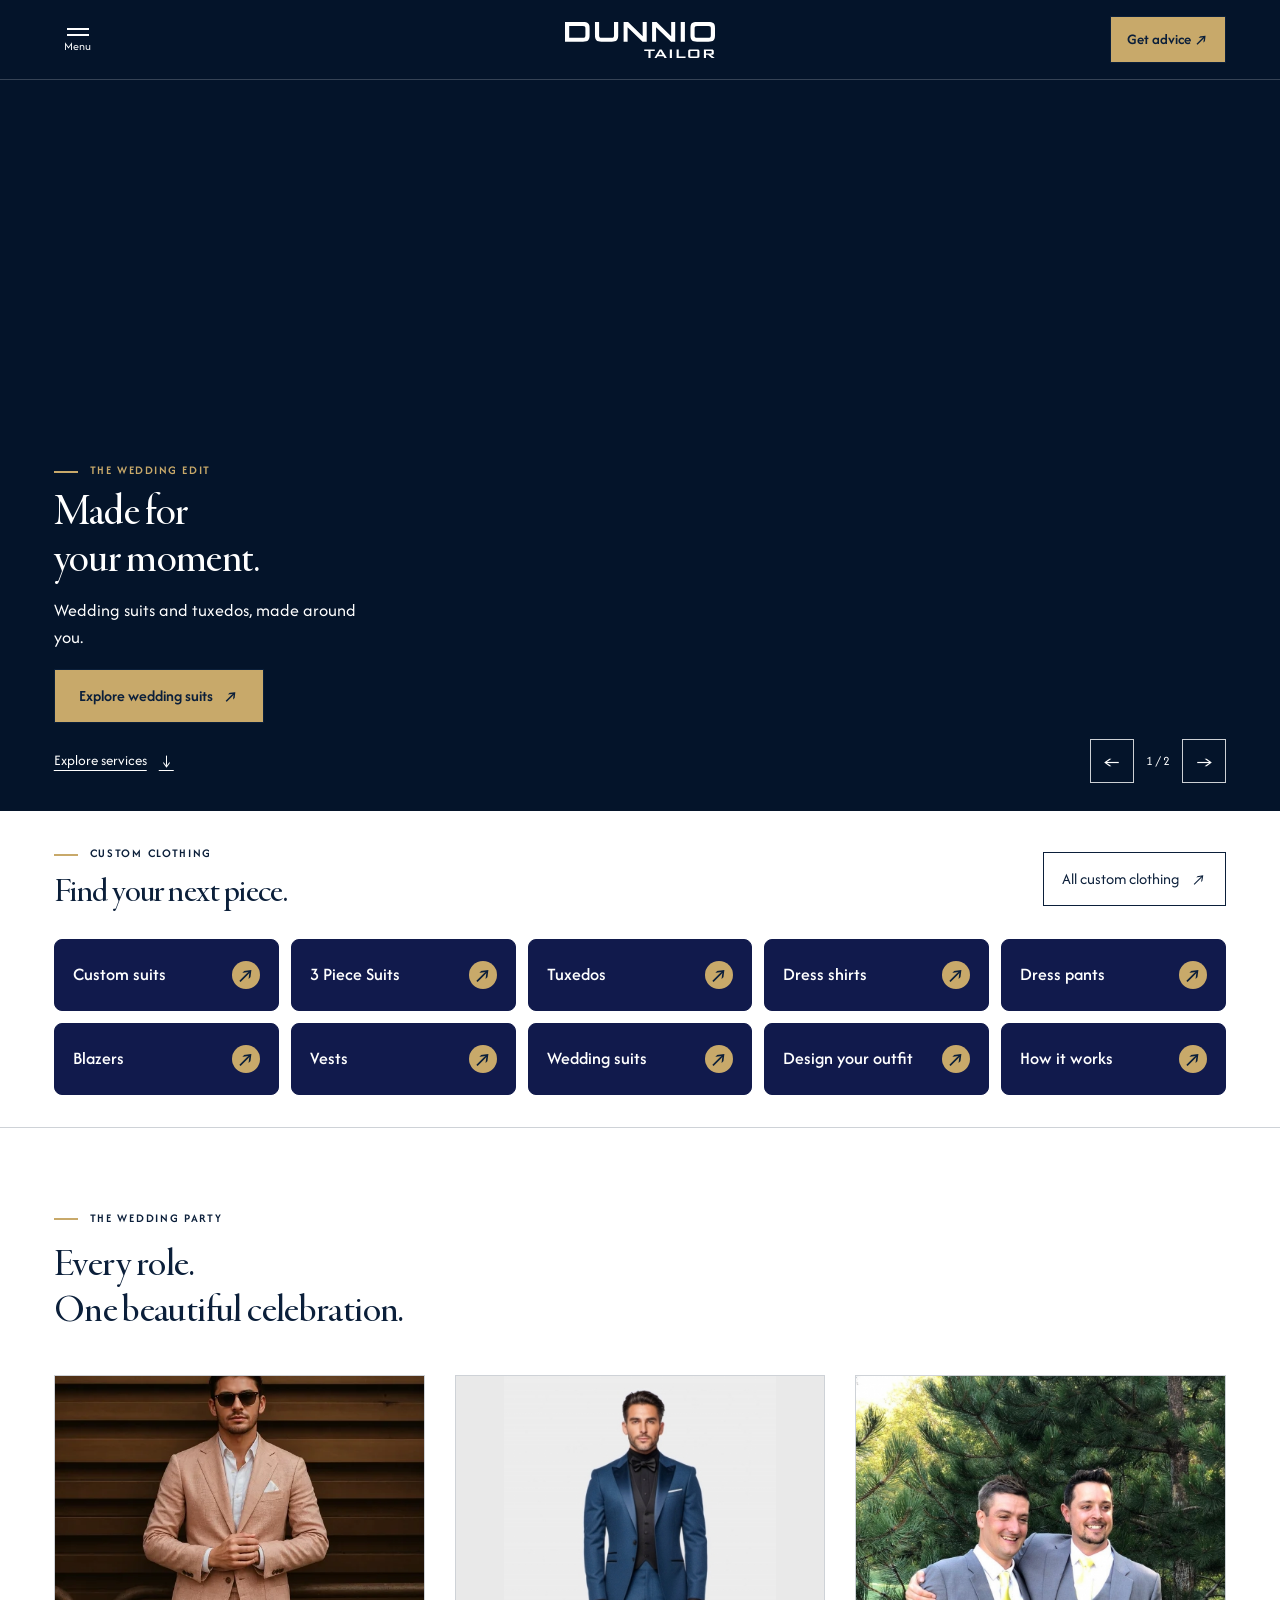
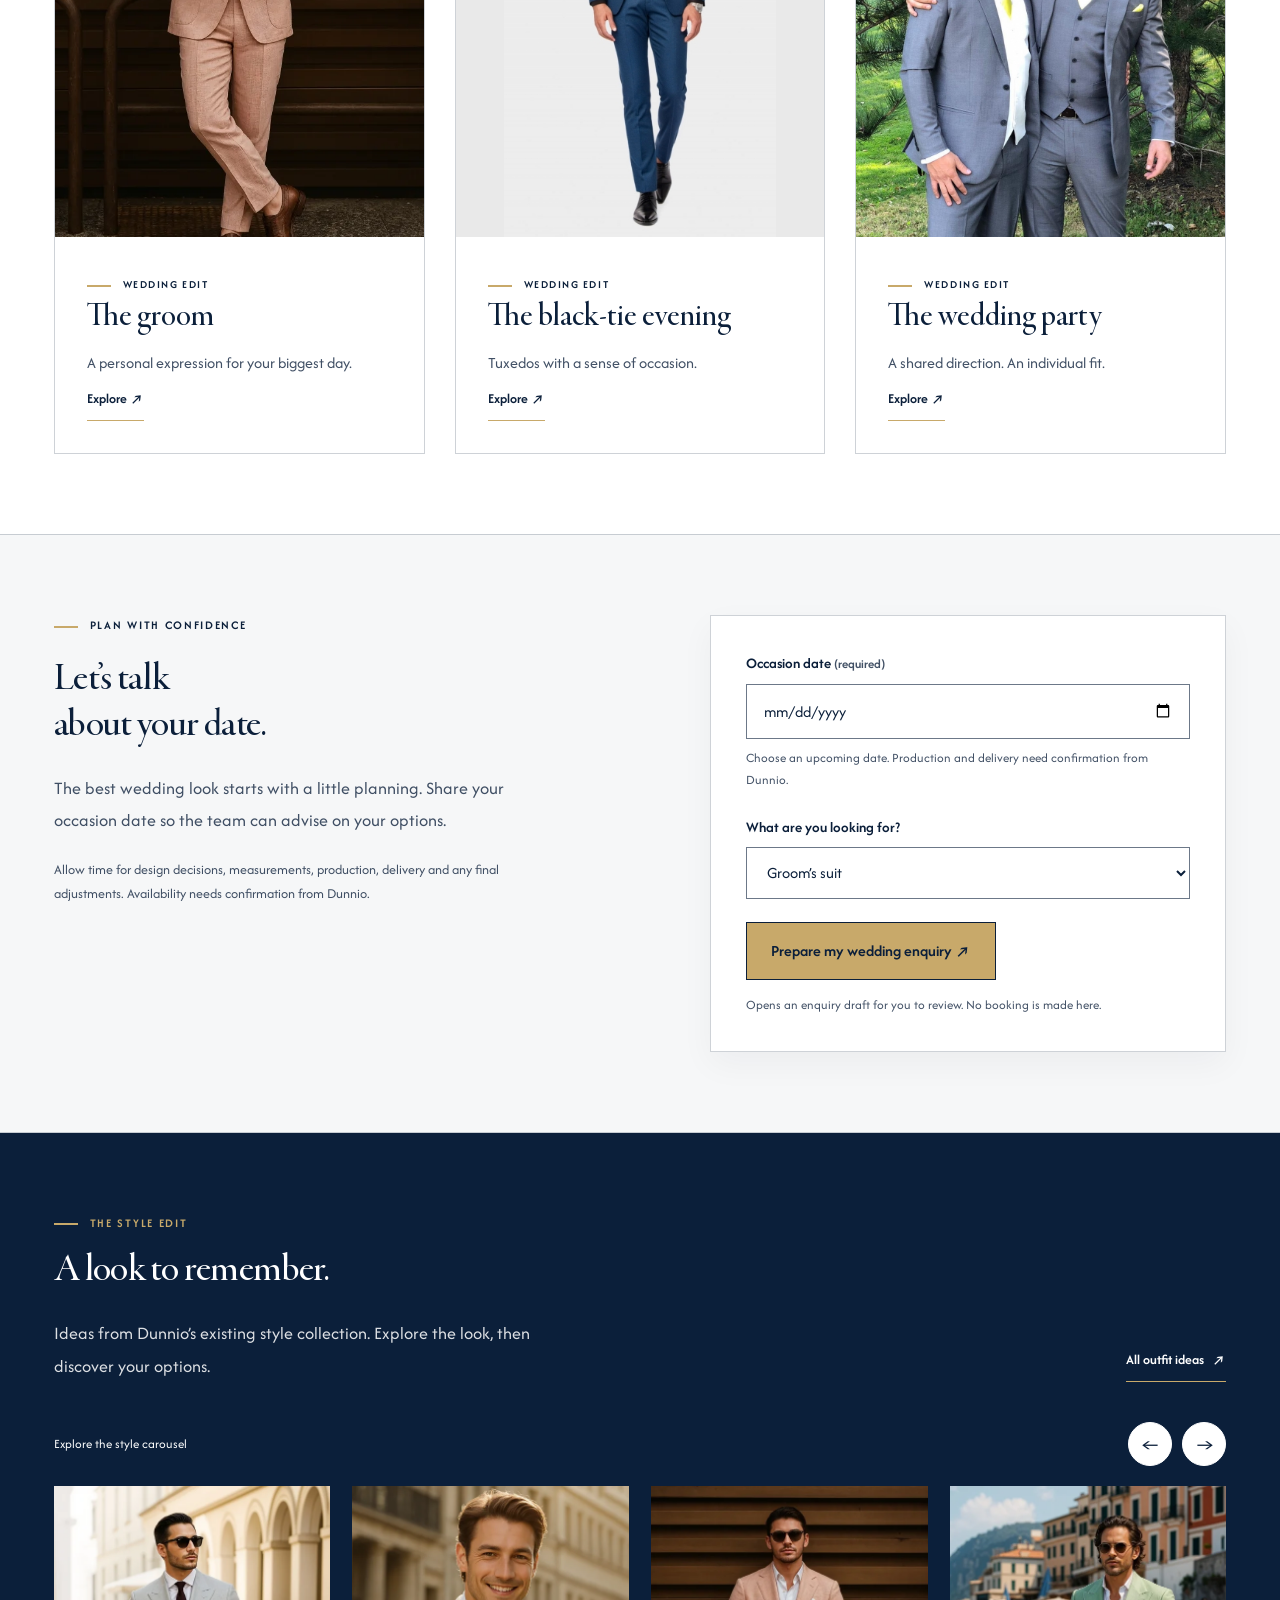
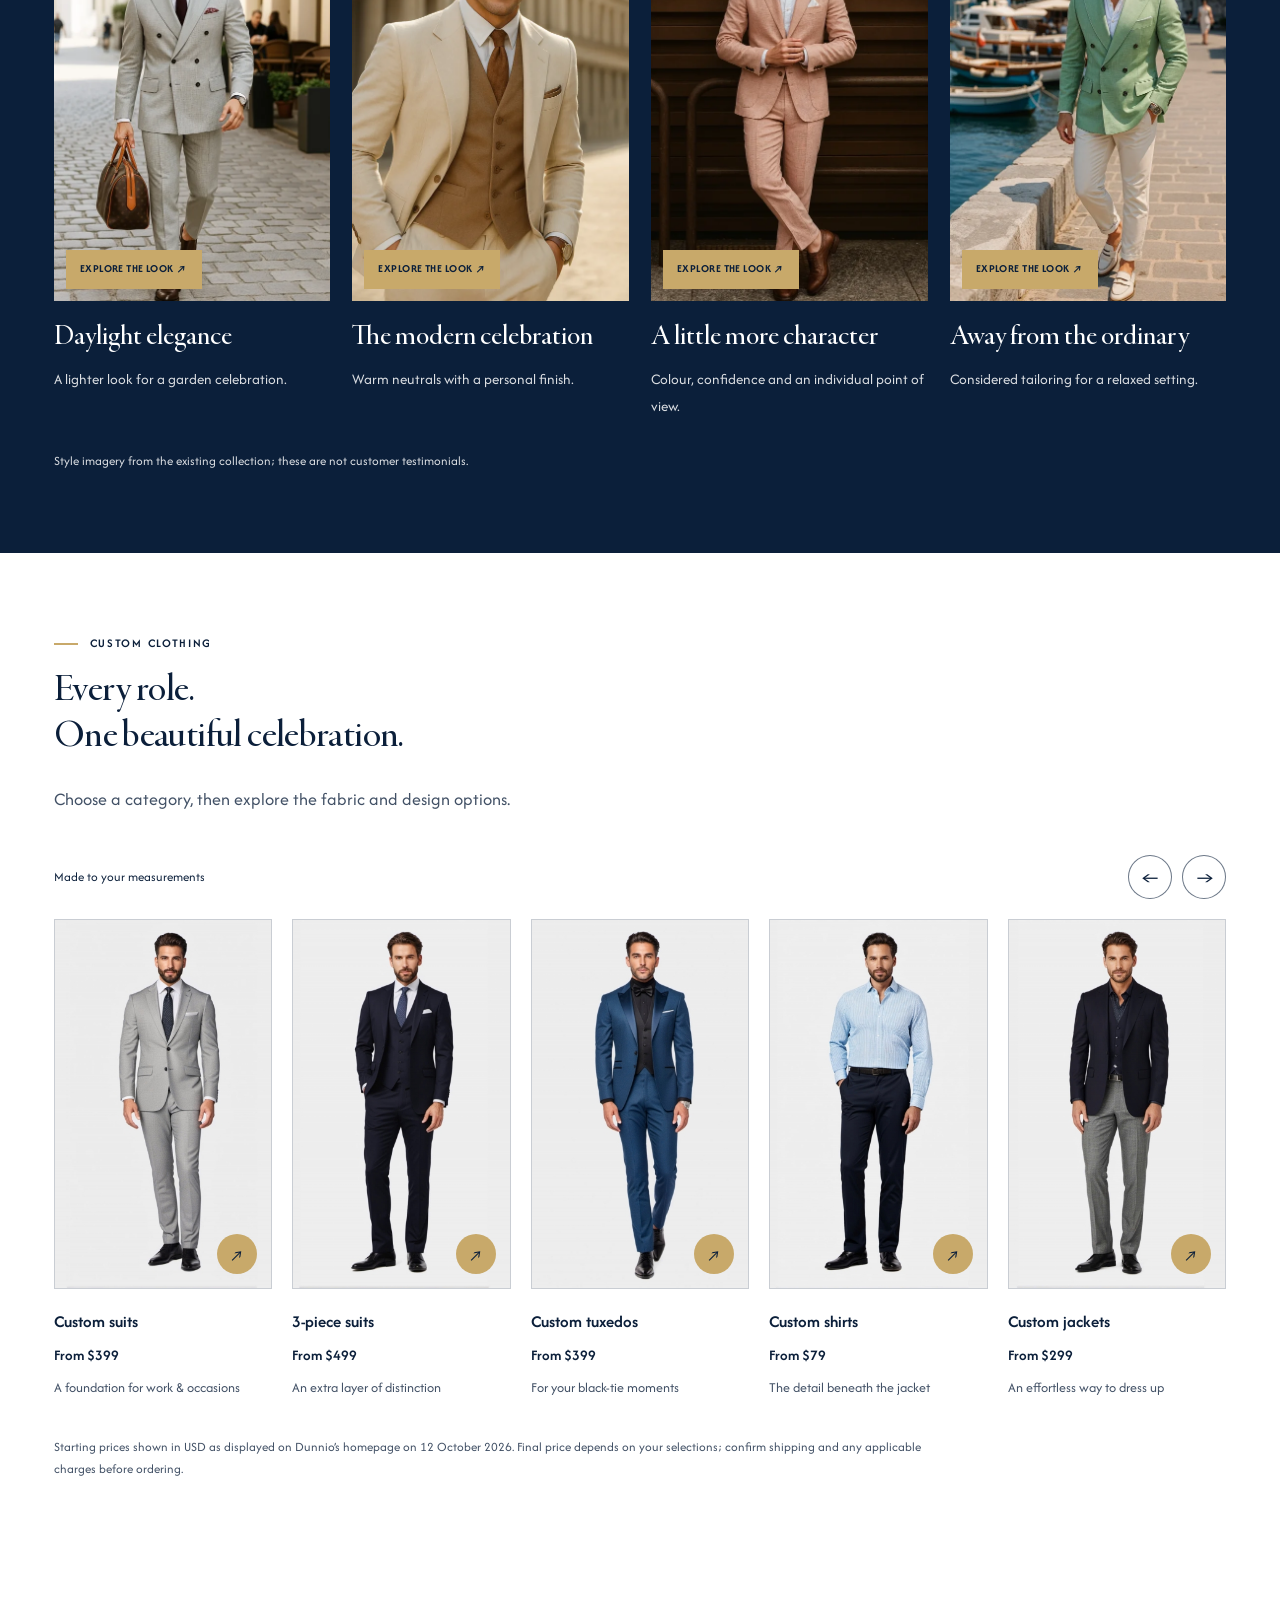
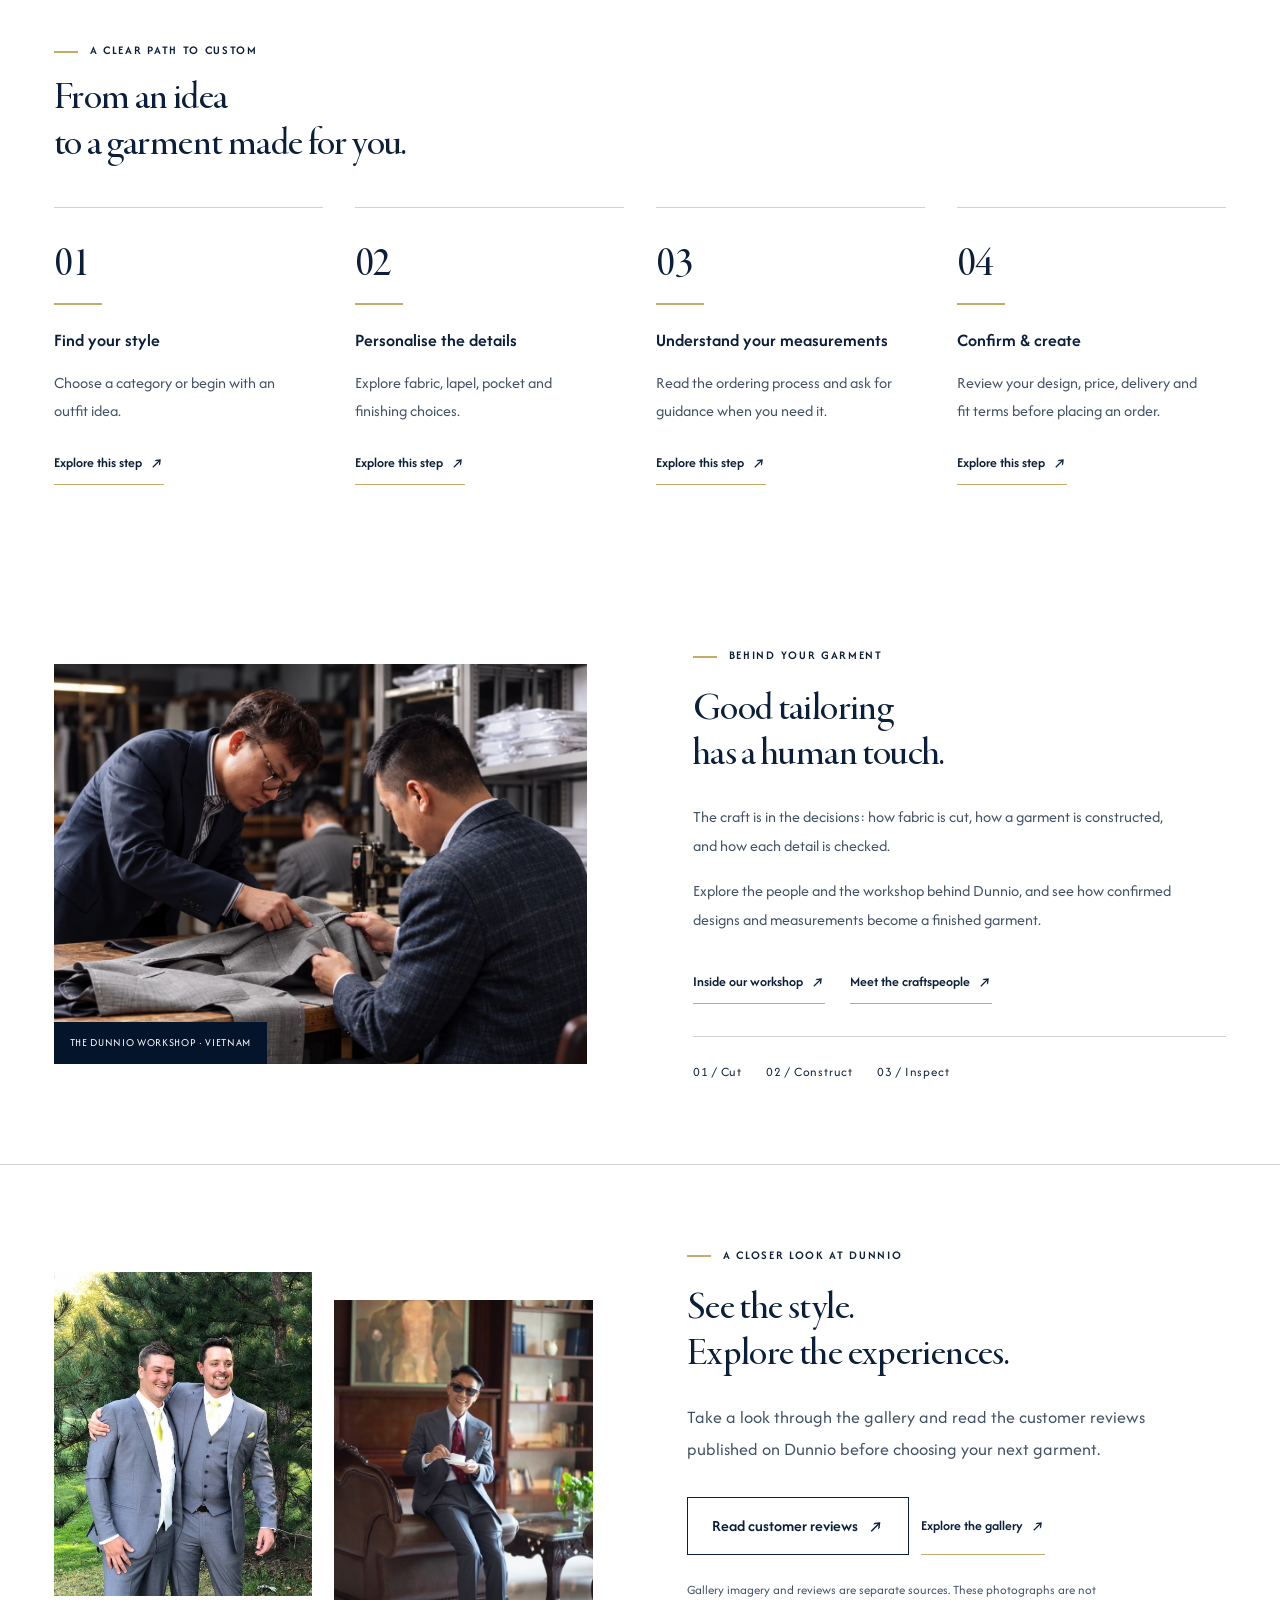
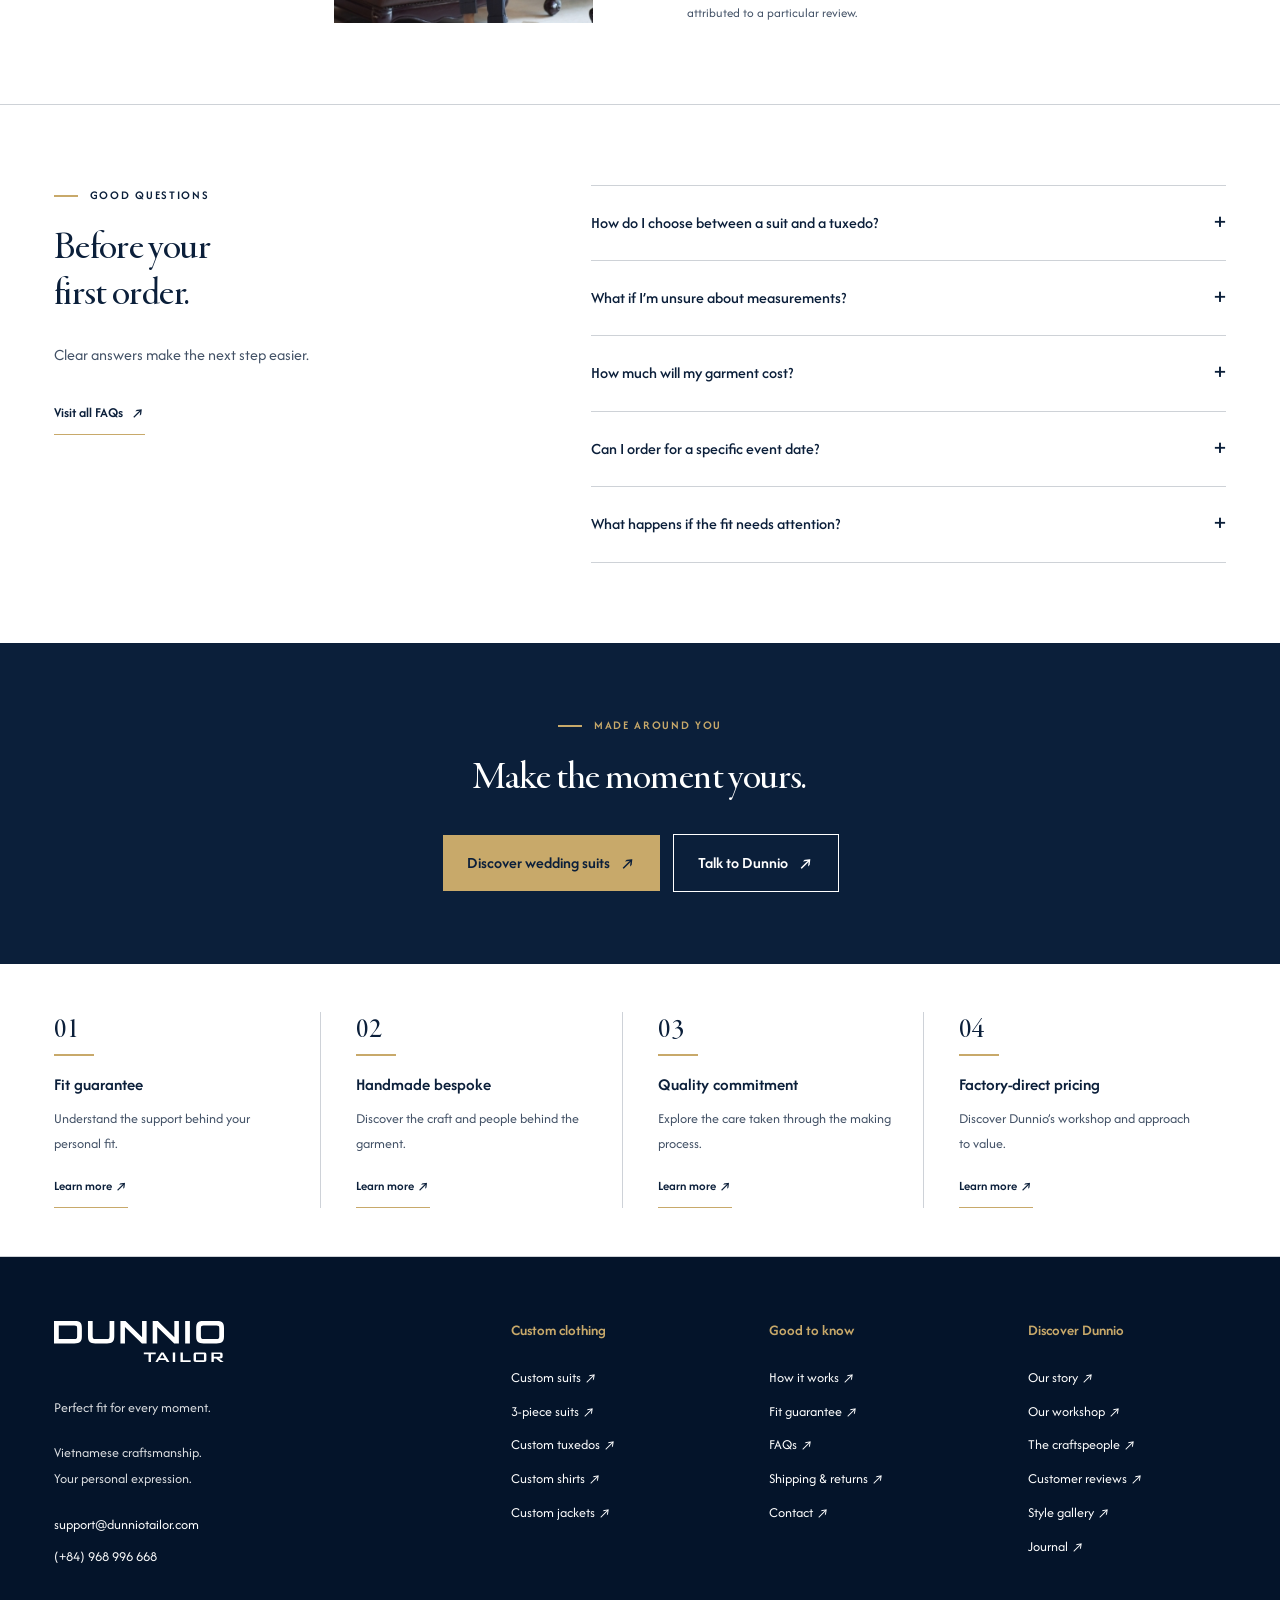
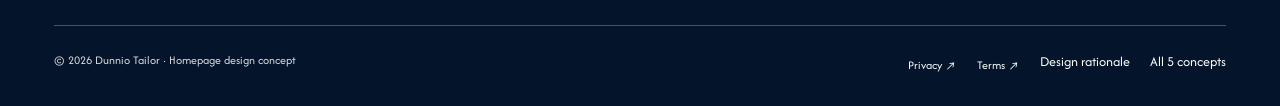
<file: v3-wedding-story.html>
<!doctype html><html lang="en"><head><meta charset="utf-8"><meta name="viewport" content="width=device-width,initial-scale=1"><meta name="robots" content="noindex,nofollow"><title>Wedding Story · Dunnio Tailor</title><meta name="description" content="Five responsive homepage design concepts for Dunnio Tailor. Static, buildless prototypes."><link rel="icon" href="assets/favicon.svg" type="image/svg+xml"><link rel="stylesheet" href="assets/fonts.css?v=typography-20261012"><link rel="stylesheet" href="assets/styles.css?v=typography-20261012"><link rel="stylesheet" href="assets/brand.css?v=banner-slides-20261012-r4"><link rel="stylesheet" href="assets/fashion-heroes.css?v=banner-slides-20261012-r4"><link rel="stylesheet" href="assets/navigation-system.css?v=banner-slides-20261012-r4"></head><body><div class="theme theme-3"><a class="skip-link" href="#main">Skip to content</a><!--PRIMARY NAV START--><header class="site-header topbar-menu"><a class="wordmark" href="index.html" aria-label="Dunnio Tailor design concepts"><img class="logo-light" src="assets/images/logo.svg" alt="" width="150" height="36"><img class="logo-dark" src="assets/images/logo-navy.svg" alt="" width="150" height="36"></a><div class="header-left"><button class="menu-toggle" aria-label="Open navigation" aria-expanded="false" aria-controls="mobile-nav"><span></span><span></span><small>Menu</small></button><nav class="desktop-nav" aria-label="Main navigation"><button class="nav-trigger" data-menu="customize-outfit" aria-expanded="false" aria-controls="mega-customize-outfit">Customize outfit <span aria-hidden="true">⌄</span></button><button class="nav-trigger" data-menu="custom-clothing" aria-expanded="false" aria-controls="mega-custom-clothing">Custom clothing <span aria-hidden="true">⌄</span></button><button class="nav-trigger" data-menu="occasion" aria-expanded="false" aria-controls="mega-occasion">Occasion <span aria-hidden="true">⌄</span></button></nav></div><div class="header-actions"><button class="clothing-shortcut" data-open-clothing aria-controls="mobile-nav">Custom clothing <span aria-hidden="true">⌄</span></button><a class="header-advice" href="https://dunniotailor.com/contact">Get advice ↗</a></div><div id="mega-customize-outfit" class="mega-panel" aria-label="Customize outfit" hidden><div class="mega-heading"><strong>Customize outfit</strong><button data-close-mega aria-label="Close Customize outfit menu">×</button></div><div class="mega-grid"><section class="menu-group"><h3>Outfit Sets</h3><a href="https://dunniotailor.com/3d-custom-outfit/suits.html">Suit</a><a href="https://dunniotailor.com/3d-custom-outfit/3piece-suits.html">3 Piece Suit</a><a href="https://dunniotailor.com/3d-custom-outfit/tuxedo.html">Tuxedo</a></section><section class="menu-group"><h3>Individual Items</h3><a href="https://dunniotailor.com/3d-custom-outfit/jacket.html">Blazer</a><a href="https://dunniotailor.com/3d-custom-outfit/pant.html">Pants</a><a href="https://dunniotailor.com/3d-custom-outfit/shirt.html">Dress Shirts</a><a href="https://dunniotailor.com/3d-custom-outfit/vest.html">Vests</a><a href="https://dunniotailor.com/3d-custom-outfit/vintage-pant.html">Classic Pants</a><a href="https://dunniotailor.com/3d-custom-outfit/tuxedo-shirt.html">Tuxedo shirts</a></section></div></div><div id="mega-custom-clothing" class="mega-panel" aria-label="Custom clothing" hidden><div class="mega-heading"><strong>Custom clothing</strong><button data-close-mega aria-label="Close Custom clothing menu">×</button></div><div class="mega-grid"><section class="menu-group"><h3>Suits</h3><a href="https://dunniotailor.com/men/custom-suits">Custom suits</a><a href="https://dunniotailor.com/men/3-pieces-suit">Custom 3 Piece Suits</a><a href="https://dunniotailor.com/men/wool-suits">Wool Suits</a><a href="https://dunniotailor.com/men/linen-suits">Linen Suits</a><a href="https://dunniotailor.com/men/cotton-suits">Cotton Suits</a><a href="https://dunniotailor.com/men/tweed-suits">Tweed Suits</a></section><section class="menu-group"><h3>Shirts</h3><a href="https://dunniotailor.com/men/custom-dress-shirts">Custom Dress Shirts</a><a href="https://dunniotailor.com/men/cotton-shirts">Cotton Shirts</a><a href="https://dunniotailor.com/men/linen-shirts">Linen Shirts</a><a href="https://dunniotailor.com/men/twill-shirts">Twill Shirts</a><a href="https://dunniotailor.com/men/stretch-shirts">Stretch Shirts</a></section><section class="menu-group"><h3>Pants</h3><a href="https://dunniotailor.com/men/custom-dress-pants">Custom Dress Pants</a><a href="https://dunniotailor.com/men/wool-pants">Wool Pants</a><a href="https://dunniotailor.com/men/linen-pants">Linen Pants</a><a href="https://dunniotailor.com/men/stretch-pants">Stretch Pants</a></section><section class="menu-group"><h3>Blazers</h3><a href="https://dunniotailor.com/men/custom-blazers">Custom Blazers</a><a href="https://dunniotailor.com/men/wool-blazers">Wool Blazers</a><a href="https://dunniotailor.com/men/linen-blazers">Linen Blazers</a><a href="https://dunniotailor.com/men/cotton-blazers">Cotton Blazers</a></section><section class="menu-group"><h3>Tuxedo</h3><a href="https://dunniotailor.com/men/custom-tuxedo">Custom Tuxedo</a><a href="https://dunniotailor.com/men/wool-tuxedos">Wool Tuxedos</a><a href="https://dunniotailor.com/men/velvet-tuxedos">Velvet Tuxedos</a><a href="https://dunniotailor.com/men/stretch-tuxedos">Stretch Tuxedos</a><a href="https://dunniotailor.com/men/silk-blend-tuxedos">Silk Blend Tuxedos</a></section></div></div><div id="mega-occasion" class="mega-panel" aria-label="Occasion" hidden><div class="mega-heading"><strong>Occasion</strong><button data-close-mega aria-label="Close Occasion menu">×</button></div><div class="mega-grid"><section class="menu-group"><h3>Wedding suits</h3><a href="https://dunniotailor.com/men/groom-suit">Groom Suit</a><a href="https://dunniotailor.com/men/wedding-tuxedos">Wedding Tuxedos</a><a href="https://dunniotailor.com/men/groomsmen-suits">Groomsmen Suits</a><a href="https://dunniotailor.com/men/wedding-guest-suits">Wedding Guest Suits</a><a href="https://dunniotailor.com/men/linen-wedding-suits">Linen Wedding Suits</a><a href="https://dunniotailor.com/men/wedding-vest">Wedding Waistcoats</a></section><section class="menu-group"><h3>Business</h3><a href="https://dunniotailor.com/men/business-suits">Business Suits</a><a href="https://dunniotailor.com/men/interview-suits">Interview Suits</a><a href="https://dunniotailor.com/men/business-blazers">Business Blazers</a><a href="https://dunniotailor.com/men/custom-dress-shirts">Dress Shirts</a><a href="https://dunniotailor.com/men/custom-pants">Custom Pants</a></section><section class="menu-group"><h3>Formal Events</h3><a href="https://dunniotailor.com/men/formal-suits">Formal Suits</a><a href="https://dunniotailor.com/men/black-tie-tuxedos">Black Tie Tuxedos</a><a href="https://dunniotailor.com/men/gala-dinner">Gala Dinner</a><a href="https://dunniotailor.com/men/awards-ceremony">Awards Ceremony</a></section><section class="menu-group"><h3>Party</h3><a href="https://dunniotailor.com/men/party-suits">Party Suits</a><a href="https://dunniotailor.com/men/birthday-party">Birthday Party</a><a href="https://dunniotailor.com/men/christmas-party">Christmas Party</a><a href="https://dunniotailor.com/men/new-year-party">New Year Party</a></section><section class="menu-group"><h3>Casual</h3><a href="https://dunniotailor.com/men/smart-casual">Smart Casual</a><a href="https://dunniotailor.com/men/vacation-outfit">Vacation Outfit</a><a href="https://dunniotailor.com/men/weekend-style">Weekend Style</a></section></div></div><div id="mega-shop" class="mega-panel" aria-label="Shop" hidden><div class="mega-heading"><strong>Shop</strong><button data-close-mega aria-label="Close Shop menu">×</button></div><div class="mega-grid"><section class="menu-group"><a href="https://dunniotailor.com/neck-ties.html">Neck ties</a></section><section class="menu-group"><a href="https://dunniotailor.com/cufflinks.html">Cufflinks</a></section><section class="menu-group"><a href="https://dunniotailor.com/bow-ties.html">Bow ties</a></section><section class="menu-group"><a href="https://dunniotailor.com/suspender.html">Suspender</a></section></div></div><div id="mega-explore" class="mega-panel" aria-label="Explore" hidden><div class="mega-heading"><strong>Explore</strong><button data-close-mega aria-label="Close Explore menu">×</button></div><div class="mega-grid"><section class="menu-group"><h3>Customers</h3><a href="https://dunniotailor.com/feedback">Reviews</a><a href="https://dunniotailor.com/procedure">How It Works</a><a href="https://dunniotailor.com/fit-guarantee">Fit Guarantee</a></section><section class="menu-group"><h3>Support</h3><a href="https://dunniotailor.com/contact">Contact Us</a><a href="https://dunniotailor.com/faqs">FAQs</a><a href="https://dunniotailor.com/shipping-returns.html">Shipping &amp; Returns</a></section><section class="menu-group"><h3>Policies</h3><a href="https://dunniotailor.com/terms-and-conditions">Terms &amp; Conditions</a><a href="https://dunniotailor.com/privacy-policy.html">Privacy Policy</a></section><section class="menu-group"><h3>About Us</h3><a href="https://dunniotailor.com/about">About Us</a><a href="https://dunniotailor.com/our-workshop">Our Workshop</a><a href="https://dunniotailor.com/our-tailors">Craftsmanship</a><a href="https://dunniotailor.com/partner">Partner With Us</a></section></div></div></header><div id="mobile-nav" class="mobile-nav responsive-drawer" role="dialog" aria-modal="true" aria-label="Dunnio navigation" hidden><div class="drawer-header"><a href="index.html" aria-label="Dunnio design concepts"><img src="assets/images/logo-navy.svg" alt="Dunnio Tailor" width="150" height="36"></a><button class="menu-close" aria-label="Close navigation">×</button></div><nav class="drawer-home" aria-label="Main categories"><p class="eyebrow">EXPLORE DUNNIO</p><button data-mobile-panel="customize-outfit">Customize outfit <span aria-hidden="true">→</span></button><button data-mobile-panel="custom-clothing">Custom clothing <span aria-hidden="true">→</span></button><button data-mobile-panel="occasion">Occasion <span aria-hidden="true">→</span></button><button data-mobile-panel="shop">Shop <span aria-hidden="true">→</span></button><a href="https://dunniotailor.com/blog">Blog</a><button data-mobile-panel="explore">Explore <span aria-hidden="true">→</span></button><a href="https://dunniotailor.com/contact">Get advice ↗</a><a href="index.html">Back to the 5 concepts</a></nav><div class="drawer-panel" data-panel="customize-outfit" hidden><button class="drawer-back" data-mobile-home>← Main menu</button><h2 tabindex="-1">Customize outfit</h2><nav aria-label="Customize outfit categories"><section class="menu-group"><h3>Outfit Sets</h3><a href="https://dunniotailor.com/3d-custom-outfit/suits.html">Suit</a><a href="https://dunniotailor.com/3d-custom-outfit/3piece-suits.html">3 Piece Suit</a><a href="https://dunniotailor.com/3d-custom-outfit/tuxedo.html">Tuxedo</a></section><section class="menu-group"><h3>Individual Items</h3><a href="https://dunniotailor.com/3d-custom-outfit/jacket.html">Blazer</a><a href="https://dunniotailor.com/3d-custom-outfit/pant.html">Pants</a><a href="https://dunniotailor.com/3d-custom-outfit/shirt.html">Dress Shirts</a><a href="https://dunniotailor.com/3d-custom-outfit/vest.html">Vests</a><a href="https://dunniotailor.com/3d-custom-outfit/vintage-pant.html">Classic Pants</a><a href="https://dunniotailor.com/3d-custom-outfit/tuxedo-shirt.html">Tuxedo shirts</a></section></nav></div><div class="drawer-panel" data-panel="custom-clothing" hidden><button class="drawer-back" data-mobile-home>← Main menu</button><h2 tabindex="-1">Custom clothing</h2><nav aria-label="Custom clothing categories"><section class="menu-group"><h3>Suits</h3><a href="https://dunniotailor.com/men/custom-suits">Custom suits</a><a href="https://dunniotailor.com/men/3-pieces-suit">Custom 3 Piece Suits</a><a href="https://dunniotailor.com/men/wool-suits">Wool Suits</a><a href="https://dunniotailor.com/men/linen-suits">Linen Suits</a><a href="https://dunniotailor.com/men/cotton-suits">Cotton Suits</a><a href="https://dunniotailor.com/men/tweed-suits">Tweed Suits</a></section><section class="menu-group"><h3>Shirts</h3><a href="https://dunniotailor.com/men/custom-dress-shirts">Custom Dress Shirts</a><a href="https://dunniotailor.com/men/cotton-shirts">Cotton Shirts</a><a href="https://dunniotailor.com/men/linen-shirts">Linen Shirts</a><a href="https://dunniotailor.com/men/twill-shirts">Twill Shirts</a><a href="https://dunniotailor.com/men/stretch-shirts">Stretch Shirts</a></section><section class="menu-group"><h3>Pants</h3><a href="https://dunniotailor.com/men/custom-dress-pants">Custom Dress Pants</a><a href="https://dunniotailor.com/men/wool-pants">Wool Pants</a><a href="https://dunniotailor.com/men/linen-pants">Linen Pants</a><a href="https://dunniotailor.com/men/stretch-pants">Stretch Pants</a></section><section class="menu-group"><h3>Blazers</h3><a href="https://dunniotailor.com/men/custom-blazers">Custom Blazers</a><a href="https://dunniotailor.com/men/wool-blazers">Wool Blazers</a><a href="https://dunniotailor.com/men/linen-blazers">Linen Blazers</a><a href="https://dunniotailor.com/men/cotton-blazers">Cotton Blazers</a></section><section class="menu-group"><h3>Tuxedo</h3><a href="https://dunniotailor.com/men/custom-tuxedo">Custom Tuxedo</a><a href="https://dunniotailor.com/men/wool-tuxedos">Wool Tuxedos</a><a href="https://dunniotailor.com/men/velvet-tuxedos">Velvet Tuxedos</a><a href="https://dunniotailor.com/men/stretch-tuxedos">Stretch Tuxedos</a><a href="https://dunniotailor.com/men/silk-blend-tuxedos">Silk Blend Tuxedos</a></section></nav></div><div class="drawer-panel" data-panel="occasion" hidden><button class="drawer-back" data-mobile-home>← Main menu</button><h2 tabindex="-1">Occasion</h2><nav aria-label="Occasion categories"><section class="menu-group"><h3>Wedding suits</h3><a href="https://dunniotailor.com/men/groom-suit">Groom Suit</a><a href="https://dunniotailor.com/men/wedding-tuxedos">Wedding Tuxedos</a><a href="https://dunniotailor.com/men/groomsmen-suits">Groomsmen Suits</a><a href="https://dunniotailor.com/men/wedding-guest-suits">Wedding Guest Suits</a><a href="https://dunniotailor.com/men/linen-wedding-suits">Linen Wedding Suits</a><a href="https://dunniotailor.com/men/wedding-vest">Wedding Waistcoats</a></section><section class="menu-group"><h3>Business</h3><a href="https://dunniotailor.com/men/business-suits">Business Suits</a><a href="https://dunniotailor.com/men/interview-suits">Interview Suits</a><a href="https://dunniotailor.com/men/business-blazers">Business Blazers</a><a href="https://dunniotailor.com/men/custom-dress-shirts">Dress Shirts</a><a href="https://dunniotailor.com/men/custom-pants">Custom Pants</a></section><section class="menu-group"><h3>Formal Events</h3><a href="https://dunniotailor.com/men/formal-suits">Formal Suits</a><a href="https://dunniotailor.com/men/black-tie-tuxedos">Black Tie Tuxedos</a><a href="https://dunniotailor.com/men/gala-dinner">Gala Dinner</a><a href="https://dunniotailor.com/men/awards-ceremony">Awards Ceremony</a></section><section class="menu-group"><h3>Party</h3><a href="https://dunniotailor.com/men/party-suits">Party Suits</a><a href="https://dunniotailor.com/men/birthday-party">Birthday Party</a><a href="https://dunniotailor.com/men/christmas-party">Christmas Party</a><a href="https://dunniotailor.com/men/new-year-party">New Year Party</a></section><section class="menu-group"><h3>Casual</h3><a href="https://dunniotailor.com/men/smart-casual">Smart Casual</a><a href="https://dunniotailor.com/men/vacation-outfit">Vacation Outfit</a><a href="https://dunniotailor.com/men/weekend-style">Weekend Style</a></section></nav></div><div class="drawer-panel" data-panel="shop" hidden><button class="drawer-back" data-mobile-home>← Main menu</button><h2 tabindex="-1">Shop</h2><nav aria-label="Shop categories"><section class="menu-group"><a href="https://dunniotailor.com/neck-ties.html">Neck ties</a></section><section class="menu-group"><a href="https://dunniotailor.com/cufflinks.html">Cufflinks</a></section><section class="menu-group"><a href="https://dunniotailor.com/bow-ties.html">Bow ties</a></section><section class="menu-group"><a href="https://dunniotailor.com/suspender.html">Suspender</a></section></nav></div><div class="drawer-panel" data-panel="explore" hidden><button class="drawer-back" data-mobile-home>← Main menu</button><h2 tabindex="-1">Explore</h2><nav aria-label="Explore categories"><section class="menu-group"><h3>Customers</h3><a href="https://dunniotailor.com/feedback">Reviews</a><a href="https://dunniotailor.com/procedure">How It Works</a><a href="https://dunniotailor.com/fit-guarantee">Fit Guarantee</a></section><section class="menu-group"><h3>Support</h3><a href="https://dunniotailor.com/contact">Contact Us</a><a href="https://dunniotailor.com/faqs">FAQs</a><a href="https://dunniotailor.com/shipping-returns.html">Shipping &amp; Returns</a></section><section class="menu-group"><h3>Policies</h3><a href="https://dunniotailor.com/terms-and-conditions">Terms &amp; Conditions</a><a href="https://dunniotailor.com/privacy-policy.html">Privacy Policy</a></section><section class="menu-group"><h3>About Us</h3><a href="https://dunniotailor.com/about">About Us</a><a href="https://dunniotailor.com/our-workshop">Our Workshop</a><a href="https://dunniotailor.com/our-tailors">Craftsmanship</a><a href="https://dunniotailor.com/partner">Partner With Us</a></section></nav></div></div><!--PRIMARY NAV END--><main id="main"><section class="hero hero-3 fashion-hero hockerty-hero" aria-label="Wedding Story"><div class="hero-media"><picture data-banner="wedding-story"><source data-device="compact" media="(max-width: 639px) and (max-height: 760px)" srcset="assets/banners/wedding-story-a-4x5.webp" width="1122" height="1402"><source data-device="mobile" media="(max-width: 639px)" srcset="assets/banners/wedding-story-a-4x5.webp" width="1122" height="1402"><source data-device="tablet" media="(max-width: 1199px)" srcset="assets/banners/wedding-story-a-5x3.webp" width="1600" height="960"><img src="assets/banners/wedding-story-a-7x4.webp" width="1600" height="914" fetchpriority="high" alt="Two men in grey suits walking through a garden wedding"></picture><div class="hero-copy"><div class="fashion-heading"><p class="eyebrow">THE WEDDING EDIT</p><h1>Made for your moment.</h1><p class="hero-subtitle">Wedding suits and tuxedos, made around you.</p></div><div class="actions"><a class="button" href="https://dunniotailor.com/men/groom-suit" data-event="cta_click">Explore wedding suits<span aria-hidden="true">↗</span></a></div></div><div class="banner-controls" aria-label="Banner slides"><button type="button" data-banner-prev aria-label="Previous banner">←</button><span data-banner-count aria-live="polite">1 / 2</span><button type="button" data-banner-next aria-label="Next banner">→</button></div><a class="hero-scroll" href="#service-quick-links">Explore services <span aria-hidden="true">↓</span></a></div></section><!--SERVICE INDEX START--><section class="service-section" id="service-quick-links" aria-labelledby="service-title"><div class="service-heading"><div><p class="eyebrow">CUSTOM CLOTHING</p><h2 id="service-title">Find your next piece.</h2></div><button data-open-clothing class="all-clothing">All custom clothing <span aria-hidden="true">↗</span></button></div><nav class="intro-line service-index" aria-label="Tailoring services"><a href="https://dunniotailor.com/men/custom-suits">Custom suits<span aria-hidden="true">↗</span></a><a href="https://dunniotailor.com/men/3-pieces-suit">3 Piece Suits<span aria-hidden="true">↗</span></a><a href="https://dunniotailor.com/men/custom-tuxedo">Tuxedos<span aria-hidden="true">↗</span></a><a href="https://dunniotailor.com/men/custom-dress-shirts">Dress shirts<span aria-hidden="true">↗</span></a><a href="https://dunniotailor.com/men/custom-dress-pants">Dress pants<span aria-hidden="true">↗</span></a><a href="https://dunniotailor.com/men/custom-blazers">Blazers<span aria-hidden="true">↗</span></a><a href="https://dunniotailor.com/3d-custom-outfit/vest.html">Vests<span aria-hidden="true">↗</span></a><a href="https://dunniotailor.com/men/groom-suit">Wedding suits<span aria-hidden="true">↗</span></a><a href="https://dunniotailor.com/3d-custom-outfit/suits.html">Design your outfit<span aria-hidden="true">↗</span></a><a href="https://dunniotailor.com/procedure">How it works<span aria-hidden="true">↗</span></a></nav></section><!--SERVICE INDEX END--><section class="section occasions-section" id="occasions"><div class="section-head"><div><p class="eyebrow">THE WEDDING PARTY</p><h2>Every role.<br>One beautiful celebration.</h2></div></div><div class="occasion-grid"><a href="https://dunniotailor.com/men/groom-suit"><img class="" src="assets/images/couple-large.webp" alt="The groom" loading="lazy" decoding="async"><div><span class="eyebrow">WEDDING EDIT</span><h3>The groom</h3><p>A personal expression for your biggest day.</p><span class="text-link">Explore ↗</span></div></a><a href="https://dunniotailor.com/men/wedding-tuxedos"><img class="" src="assets/images/product-2.jpg" alt="The black-tie evening" loading="lazy" decoding="async"><div><span class="eyebrow">WEDDING EDIT</span><h3>The black-tie evening</h3><p>Tuxedos with a sense of occasion.</p><span class="text-link">Explore ↗</span></div></a><a href="https://dunniotailor.com/men/groomsmen-suits"><img class="" src="assets/images/real2.jpg" alt="The wedding party" loading="lazy" decoding="async"><div><span class="eyebrow">WEDDING EDIT</span><h3>The wedding party</h3><p>A shared direction. An individual fit.</p><span class="text-link">Explore ↗</span></div></a></div></section><section class="section planner-section"><div><p class="eyebrow">PLAN WITH CONFIDENCE</p><h2>Let’s talk<br>about your date.</h2><p class="lede">The best wedding look starts with a little planning. Share your occasion date so the team can advise on your options.</p><p>Allow time for design decisions, measurements, production, delivery and any final adjustments. Availability needs confirmation from Dunnio.</p></div><form id="planner" class="planner-form" novalidate><label for="wedding-date">Occasion date <span class="fine">(required)</span></label><input type="date" id="wedding-date" required aria-describedby="wedding-date-help wedding-date-error"><p class="field-help" id="wedding-date-help">Choose an upcoming date. Production and delivery need confirmation from Dunnio.</p><p class="field-error" id="wedding-date-error" role="alert" hidden></p><label for="wedding-role">What are you looking for?</label><select id="wedding-role"><option>Groom’s suit</option><option>Wedding tuxedo</option><option>Groomsmen’s suits</option><option>Wedding guest outfit</option></select><button class="button" type="submit">Prepare my wedding enquiry ↗</button><p class="fine">Opens an enquiry draft for you to review. No booking is made here.</p><p id="planner-result" class="result" aria-live="polite"></p></form></section><section class="section looks-section" id="inspiration"><div class="section-head"><div><p class="eyebrow">THE STYLE EDIT</p><h2>A look to remember.</h2><p class="lede">Ideas from Dunnio’s existing style collection. Explore the look, then discover your options.</p></div><a class="text-link" href="https://dunniotailor.com/outfit-ideas" data-event="cta_click">All outfit ideas<span aria-hidden="true"> ↗</span></a></div><div class="rail-controls"><span>Explore the style carousel</span><div><button class="circle" data-scroll="-1" data-target="look-rail" aria-label="Previous outfit ideas">←</button><button class="circle" data-scroll="1" data-target="look-rail" aria-label="Next outfit ideas">→</button></div></div><div class="look-rail" id="look-rail"><a class="look-card" href="https://dunniotailor.com/silver-groom-outfit-idea.html" data-event="look_click"><div><img class="" src="assets/images/garden-large.webp" alt="Daylight elegance" loading="lazy" decoding="async"><span class="look-label">EXPLORE THE LOOK ↗</span></div><h3>Daylight elegance</h3><p>A lighter look for a garden celebration.</p></a><a class="look-card" href="https://dunniotailor.com/soft-pink-outfit-idea.html" data-event="look_click"><div><img class="" src="assets/images/formal-large.webp" alt="The modern celebration" loading="lazy" decoding="async"><span class="look-label">EXPLORE THE LOOK ↗</span></div><h3>The modern celebration</h3><p>Warm neutrals with a personal finish.</p></a><a class="look-card" href="https://dunniotailor.com/outfit-ideas-072025.html" data-event="look_click"><div><img class="" src="assets/images/couple-large.webp" alt="A little more character" loading="lazy" decoding="async"><span class="look-label">EXPLORE THE LOOK ↗</span></div><h3>A little more character</h3><p>Colour, confidence and an individual point of view.</p></a><a class="look-card" href="https://dunniotailor.com/outfit-ideas-032025.html" data-event="look_click"><div><img class="" src="assets/images/editorial-large.webp" alt="Away from the ordinary" loading="lazy" decoding="async"><span class="look-label">EXPLORE THE LOOK ↗</span></div><h3>Away from the ordinary</h3><p>Considered tailoring for a relaxed setting.</p></a></div><p class="fine">Style imagery from the existing collection; these are not customer testimonials.</p></section><section class="section products" id="collection"><div class="section-head"><div><p class="eyebrow">CUSTOM CLOTHING</p><h2>Every role.<br>One beautiful celebration.</h2><p class="lede">Choose a category, then explore the fabric and design options.</p></div></div> <div class="rail-controls"><span>Made to your measurements</span><div><button class="circle" data-scroll="-1" data-target="product-rail" aria-label="Previous categories">←</button><button class="circle" data-scroll="1" data-target="product-rail" aria-label="Next categories">→</button></div></div><div class="product-rail" id="product-rail"><a href="https://dunniotailor.com/men/custom-suits" class="product-card" data-category="suits" data-event="category_click"><div class="product-image"><img class="" src="assets/images/product-0.jpg" alt="Custom suits model" loading="lazy" decoding="async"><span class="image-arrow" aria-hidden="true">↗</span></div><div class="product-meta"><h3>Custom suits</h3><strong>From $399</strong></div><p>A foundation for work & occasions</p></a><a href="https://dunniotailor.com/men/3-pieces-suit" class="product-card" data-category="suits" data-event="category_click"><div class="product-image"><img class="" src="assets/images/product-1.jpg" alt="3-piece suits model" loading="lazy" decoding="async"><span class="image-arrow" aria-hidden="true">↗</span></div><div class="product-meta"><h3>3-piece suits</h3><strong>From $499</strong></div><p>An extra layer of distinction</p></a><a href="https://dunniotailor.com/men/custom-tuxedo" class="product-card" data-category="formal" data-event="category_click"><div class="product-image"><img class="" src="assets/images/product-2.jpg" alt="Custom tuxedos model" loading="lazy" decoding="async"><span class="image-arrow" aria-hidden="true">↗</span></div><div class="product-meta"><h3>Custom tuxedos</h3><strong>From $399</strong></div><p>For your black-tie moments</p></a><a href="https://dunniotailor.com/men/custom-dress-shirts" class="product-card" data-category="shirts" data-event="category_click"><div class="product-image"><img class="" src="assets/images/product-3.jpg" alt="Custom shirts model" loading="lazy" decoding="async"><span class="image-arrow" aria-hidden="true">↗</span></div><div class="product-meta"><h3>Custom shirts</h3><strong>From $79</strong></div><p>The detail beneath the jacket</p></a><a href="https://dunniotailor.com/men/custom-blazers" class="product-card" data-category="suits" data-event="category_click"><div class="product-image"><img class="" src="assets/images/product-4.jpg" alt="Custom jackets model" loading="lazy" decoding="async"><span class="image-arrow" aria-hidden="true">↗</span></div><div class="product-meta"><h3>Custom jackets</h3><strong>From $299</strong></div><p>An effortless way to dress up</p></a></div><p class="fine">Starting prices shown in USD as displayed on Dunnio’s homepage on 12 October 2026. Final price depends on your selections; confirm shipping and any applicable charges before ordering.</p></section><section class="section process-section" id="how-it-works"><div class="section-head"><div><p class="eyebrow">A CLEAR PATH TO CUSTOM</p><h2>From an idea<br>to a garment made for you.</h2></div></div><div class="steps"><article><span class="step-number">01</span><h3>Find your style</h3><p>Choose a category or begin with an outfit idea.</p><a class="text-link" href="https://dunniotailor.com/outfit-ideas" data-event="cta_click">Explore this step<span aria-hidden="true"> ↗</span></a></article><article><span class="step-number">02</span><h3>Personalise the details</h3><p>Explore fabric, lapel, pocket and finishing choices.</p><a class="text-link" href="https://dunniotailor.com/3d-custom-outfit/suits.html" data-event="cta_click">Explore this step<span aria-hidden="true"> ↗</span></a></article><article><span class="step-number">03</span><h3>Understand your measurements</h3><p>Read the ordering process and ask for guidance when you need it.</p><a class="text-link" href="https://dunniotailor.com/procedure" data-event="cta_click">Explore this step<span aria-hidden="true"> ↗</span></a></article><article><span class="step-number">04</span><h3>Confirm & create</h3><p>Review your design, price, delivery and fit terms before placing an order.</p><a class="text-link" href="https://dunniotailor.com/fit-guarantee" data-event="cta_click">Explore this step<span aria-hidden="true"> ↗</span></a></article></div></section><section class="section craft-section" id="craft"><div class="craft-grid"><div class="craft-photo"><img class="" src="assets/images/workshop-2.webp" alt="Workshop image from Dunnio’s current website" loading="lazy" decoding="async"><span class="photo-caption">THE DUNNIO WORKSHOP · VIETNAM</span></div><div class="craft-copy"><p class="eyebrow">BEHIND YOUR GARMENT</p><h2>Good tailoring<br>has a human touch.</h2><p class="lede">The craft is in the decisions: how fabric is cut, how a garment is constructed, and how each detail is checked.</p><p>Explore the people and the workshop behind Dunnio, and see how confirmed designs and measurements become a finished garment.</p><div class="craft-links"><a class="text-link" href="https://dunniotailor.com/our-workshop" data-event="cta_click">Inside our workshop<span aria-hidden="true"> ↗</span></a><a class="text-link" href="https://dunniotailor.com/our-tailors" data-event="cta_click">Meet the craftspeople<span aria-hidden="true"> ↗</span></a></div><div class="detail-line"><span>01 / Cut</span><span>02 / Construct</span><span>03 / Inspect</span></div></div></div></section><section class="section community-section"><div class="community-gallery"><img class="" src="assets/images/real2.jpg" alt="Wedding styling image from the existing Dunnio gallery" loading="lazy" decoding="async"><img class="" src="assets/images/real3.jpg" alt="Tailored style from the existing Dunnio gallery" loading="lazy" decoding="async"></div><div><p class="eyebrow">A CLOSER LOOK AT DUNNIO</p><h2>See the style.<br>Explore the experiences.</h2><p class="lede">Take a look through the gallery and read the customer reviews published on Dunnio before choosing your next garment.</p><div class="actions"><a class="button secondary" href="https://dunniotailor.com/feedback" data-event="cta_click">Read customer reviews<span aria-hidden="true"> ↗</span></a><a class="text-link" href="https://dunniotailor.com/gallery.html" data-event="cta_click">Explore the gallery<span aria-hidden="true"> ↗</span></a></div><p class="fine">Gallery imagery and reviews are separate sources. These photographs are not attributed to a particular review.</p></div></section><section class="section faq-section"><div><p class="eyebrow">GOOD QUESTIONS</p><h2>Before your<br>first order.</h2><p>Clear answers make the next step easier.</p><a class="text-link" href="https://dunniotailor.com/faqs" data-event="cta_click">Visit all FAQs<span aria-hidden="true"> ↗</span></a></div><div class="faq-list"><details><summary>How do I choose between a suit and a tuxedo?<span aria-hidden="true">+</span></summary><div>Start with your occasion and its dress code. Explore the <a href="https://dunniotailor.com/blog/wedding-suits-vs-tuxedo">suit and tuxedo guide</a>, or ask the team for advice.</div></details><details><summary>What if I’m unsure about measurements?<span aria-hidden="true">+</span></summary><div>Read <a href="https://dunniotailor.com/procedure">how ordering works</a> before submitting your measurements. If anything is unclear, <a href="https://dunniotailor.com/contact">contact Dunnio</a> for guidance.</div></details><details><summary>How much will my garment cost?<span aria-hidden="true">+</span></summary><div>Categories display starting prices in USD. Your fabric and design choices affect the final price. Review the order total and applicable delivery charges before committing.</div></details><details><summary>Can I order for a specific event date?<span aria-hidden="true">+</span></summary><div>Ask Dunnio to confirm the production and delivery schedule for your location and garment. These concept pages do not promise a delivery date.</div></details><details><summary>What happens if the fit needs attention?<span aria-hidden="true">+</span></summary><div>Read the current <a href="https://dunniotailor.com/fit-guarantee">Fit Guarantee</a> and <a href="https://dunniotailor.com/shipping-returns.html">Shipping & Returns</a> terms, then contact the service team with your concerns.</div></details></div></section><section class="closing-section"><p class="eyebrow">MADE AROUND YOU</p><h2>Make the moment yours.</h2><div class="actions"><a class="button" href="https://dunniotailor.com/men/groom-suit" data-event="cta_click">Discover wedding suits<span aria-hidden="true"> ↗</span></a><a class="button secondary" href="https://dunniotailor.com/contact" data-event="cta_click">Talk to Dunnio<span aria-hidden="true"> ↗</span></a></div></section></main><section class="usp-section" aria-label="Why choose Dunnio"><div class="usp-inner"><a class="usp-item" href="https://dunniotailor.com/fit-guarantee"><span class="usp-icon" aria-hidden="true">01</span><h3>Fit guarantee</h3><p>Understand the support behind your personal fit.</p><span class="text-link">Learn more ↗</span></a><a class="usp-item" href="https://dunniotailor.com/our-tailors"><span class="usp-icon" aria-hidden="true">02</span><h3>Handmade bespoke</h3><p>Discover the craft and people behind the garment.</p><span class="text-link">Learn more ↗</span></a><a class="usp-item" href="https://dunniotailor.com/our-workshop"><span class="usp-icon" aria-hidden="true">03</span><h3>Quality commitment</h3><p>Explore the care taken through the making process.</p><span class="text-link">Learn more ↗</span></a><a class="usp-item" href="https://dunniotailor.com/about"><span class="usp-icon" aria-hidden="true">04</span><h3>Factory-direct pricing</h3><p>Discover Dunnio’s workshop and approach to value.</p><span class="text-link">Learn more ↗</span></a></div></section><footer class="footer text-white"><div class="footer-grid"><div class="footer-brand"><a class="wordmark" href="index.html"><img src="assets/images/logo.svg" alt="Dunnio Tailor" width="150" height="36"></a><p>Perfect fit for every moment.</p><p>Vietnamese craftsmanship.<br>Your personal expression.</p><a href="mailto:support@dunniotailor.com">support@dunniotailor.com</a><a href="tel:+84968996668">(+84) 968 996 668</a></div><div><h3>Custom clothing</h3><a class="footer-link" href="https://dunniotailor.com/men/custom-suits" data-event="cta_click">Custom suits<span aria-hidden="true"> ↗</span></a><a class="footer-link" href="https://dunniotailor.com/men/3-pieces-suit" data-event="cta_click">3-piece suits<span aria-hidden="true"> ↗</span></a><a class="footer-link" href="https://dunniotailor.com/men/custom-tuxedo" data-event="cta_click">Custom tuxedos<span aria-hidden="true"> ↗</span></a><a class="footer-link" href="https://dunniotailor.com/men/custom-dress-shirts" data-event="cta_click">Custom shirts<span aria-hidden="true"> ↗</span></a><a class="footer-link" href="https://dunniotailor.com/men/custom-blazers" data-event="cta_click">Custom jackets<span aria-hidden="true"> ↗</span></a></div><div><h3>Good to know</h3><a class="footer-link" href="https://dunniotailor.com/procedure" data-event="cta_click">How it works<span aria-hidden="true"> ↗</span></a><a class="footer-link" href="https://dunniotailor.com/fit-guarantee" data-event="cta_click">Fit guarantee<span aria-hidden="true"> ↗</span></a><a class="footer-link" href="https://dunniotailor.com/faqs" data-event="cta_click">FAQs<span aria-hidden="true"> ↗</span></a><a class="footer-link" href="https://dunniotailor.com/shipping-returns.html" data-event="cta_click">Shipping & returns<span aria-hidden="true"> ↗</span></a><a class="footer-link" href="https://dunniotailor.com/contact" data-event="cta_click">Contact<span aria-hidden="true"> ↗</span></a></div><div><h3>Discover Dunnio</h3><a class="footer-link" href="https://dunniotailor.com/about" data-event="cta_click">Our story<span aria-hidden="true"> ↗</span></a><a class="footer-link" href="https://dunniotailor.com/our-workshop" data-event="cta_click">Our workshop<span aria-hidden="true"> ↗</span></a><a class="footer-link" href="https://dunniotailor.com/our-tailors" data-event="cta_click">The craftspeople<span aria-hidden="true"> ↗</span></a><a class="footer-link" href="https://dunniotailor.com/feedback" data-event="cta_click">Customer reviews<span aria-hidden="true"> ↗</span></a><a class="footer-link" href="https://dunniotailor.com/gallery.html" data-event="cta_click">Style gallery<span aria-hidden="true"> ↗</span></a><a class="footer-link" href="https://dunniotailor.com/blog" data-event="cta_click">Journal<span aria-hidden="true"> ↗</span></a></div></div><div class="footer-bottom"><span>© 2026 Dunnio Tailor · Homepage design concept</span><div><a class="footer-link" href="https://dunniotailor.com/privacy-policy.html" data-event="cta_click">Privacy<span aria-hidden="true"> ↗</span></a><a class="footer-link" href="https://dunniotailor.com/terms-and-conditions" data-event="cta_click">Terms<span aria-hidden="true"> ↗</span></a><a href="report.html">Design rationale</a><a href="index.html">All 5 concepts</a></div></div></footer><div class="mobile-cta"><a class="button" href="https://dunniotailor.com/men/groom-suit" data-event="cta_click">Discover wedding suits<span aria-hidden="true"> ↗</span></a><a class="mobile-advice" href="https://dunniotailor.com/contact" data-event="cta_click">Get advice<span aria-hidden="true"> ↗</span></a></div></div><script src="assets/banner-config.js?v=banner-slides-20261012-r4" defer></script><script src="assets/app.js?v=banner-slides-20261012-r4" defer></script><script src="assets/navigation-system.js?v=banner-slides-20261012-r4" defer></script></body></html>
</file>
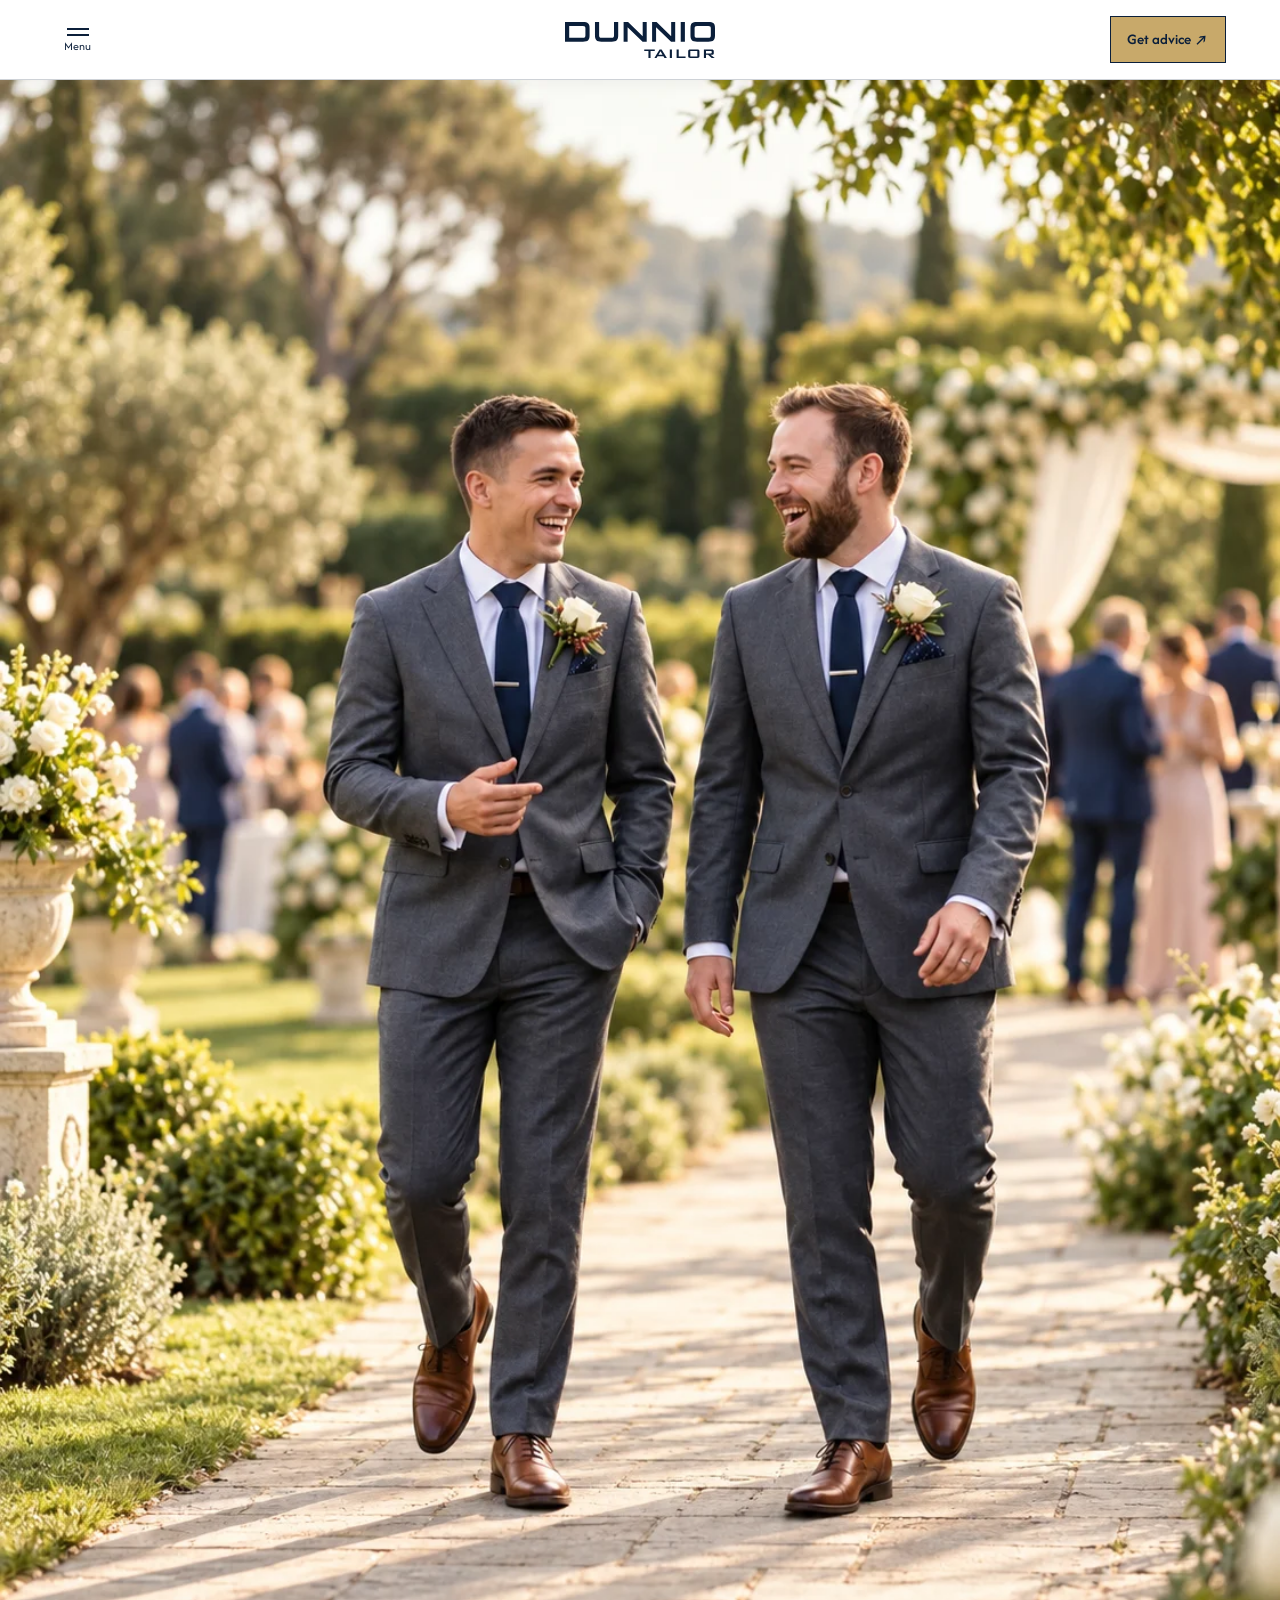
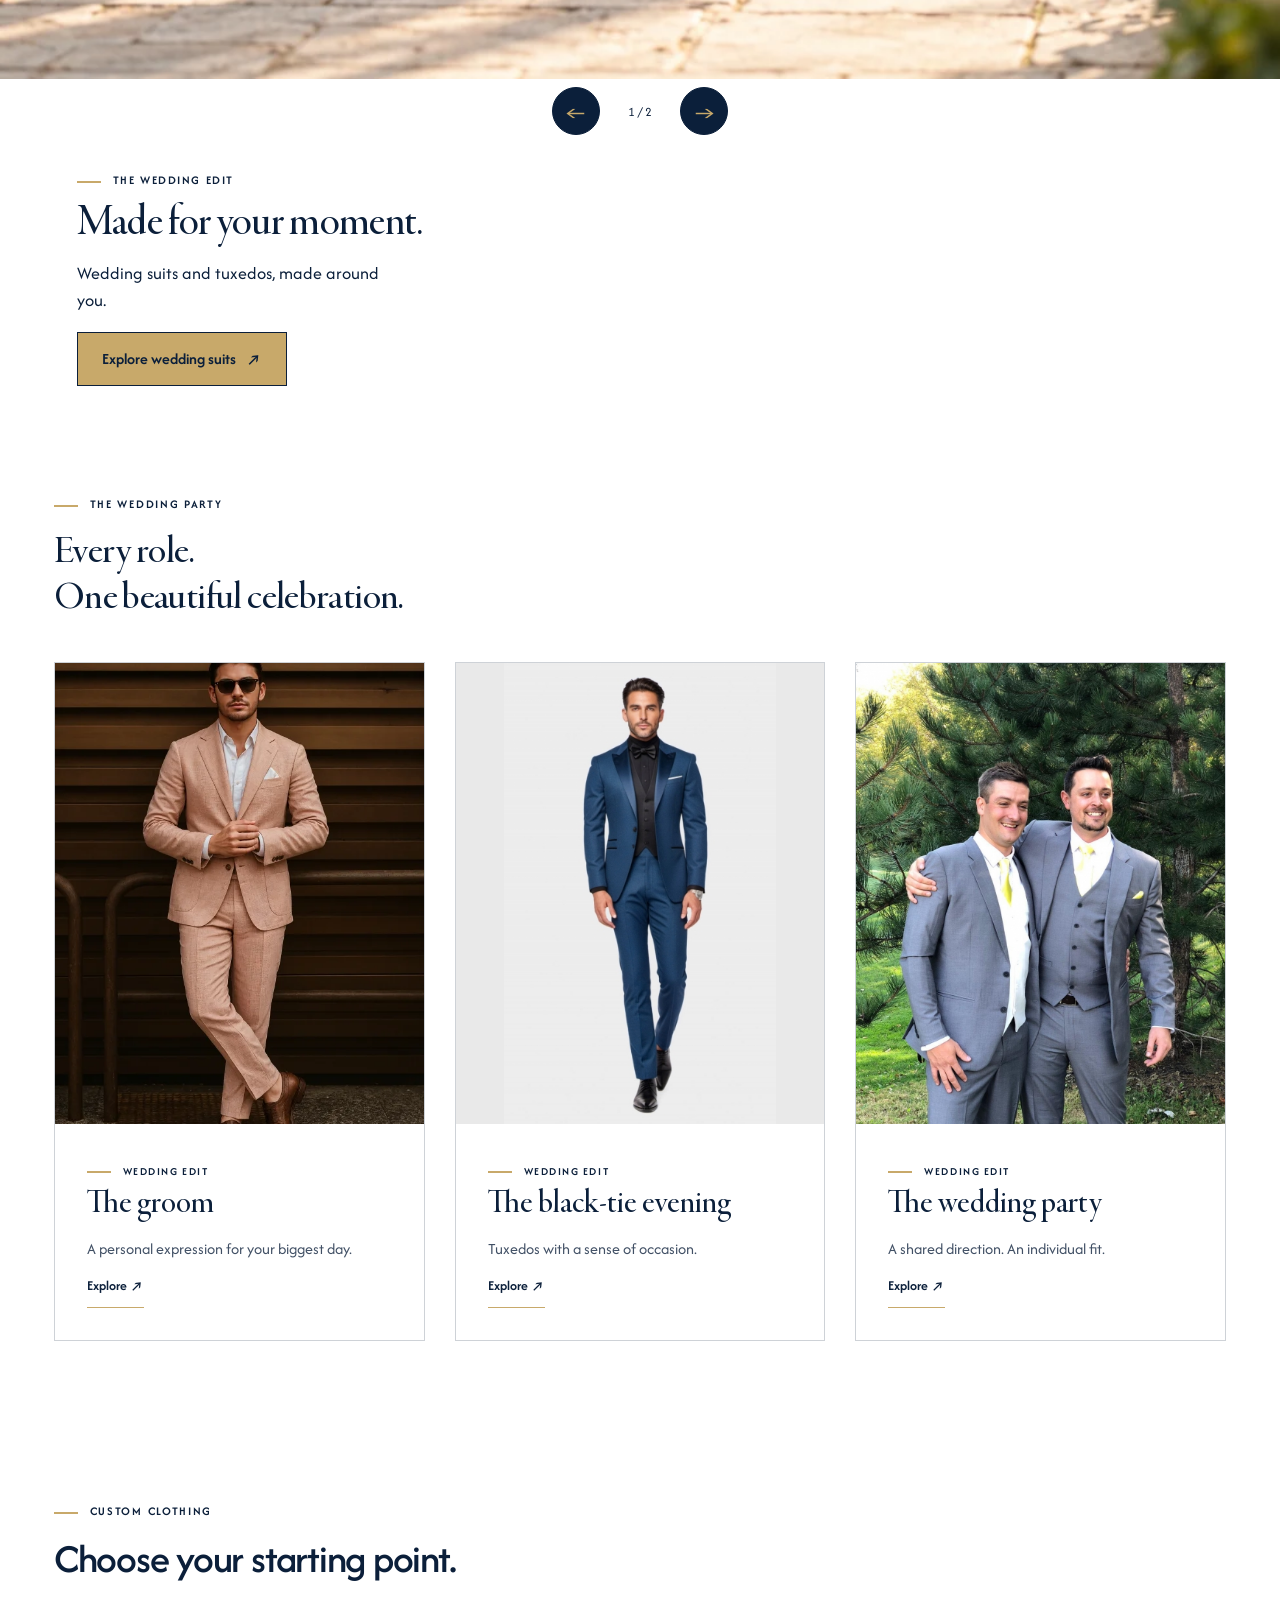
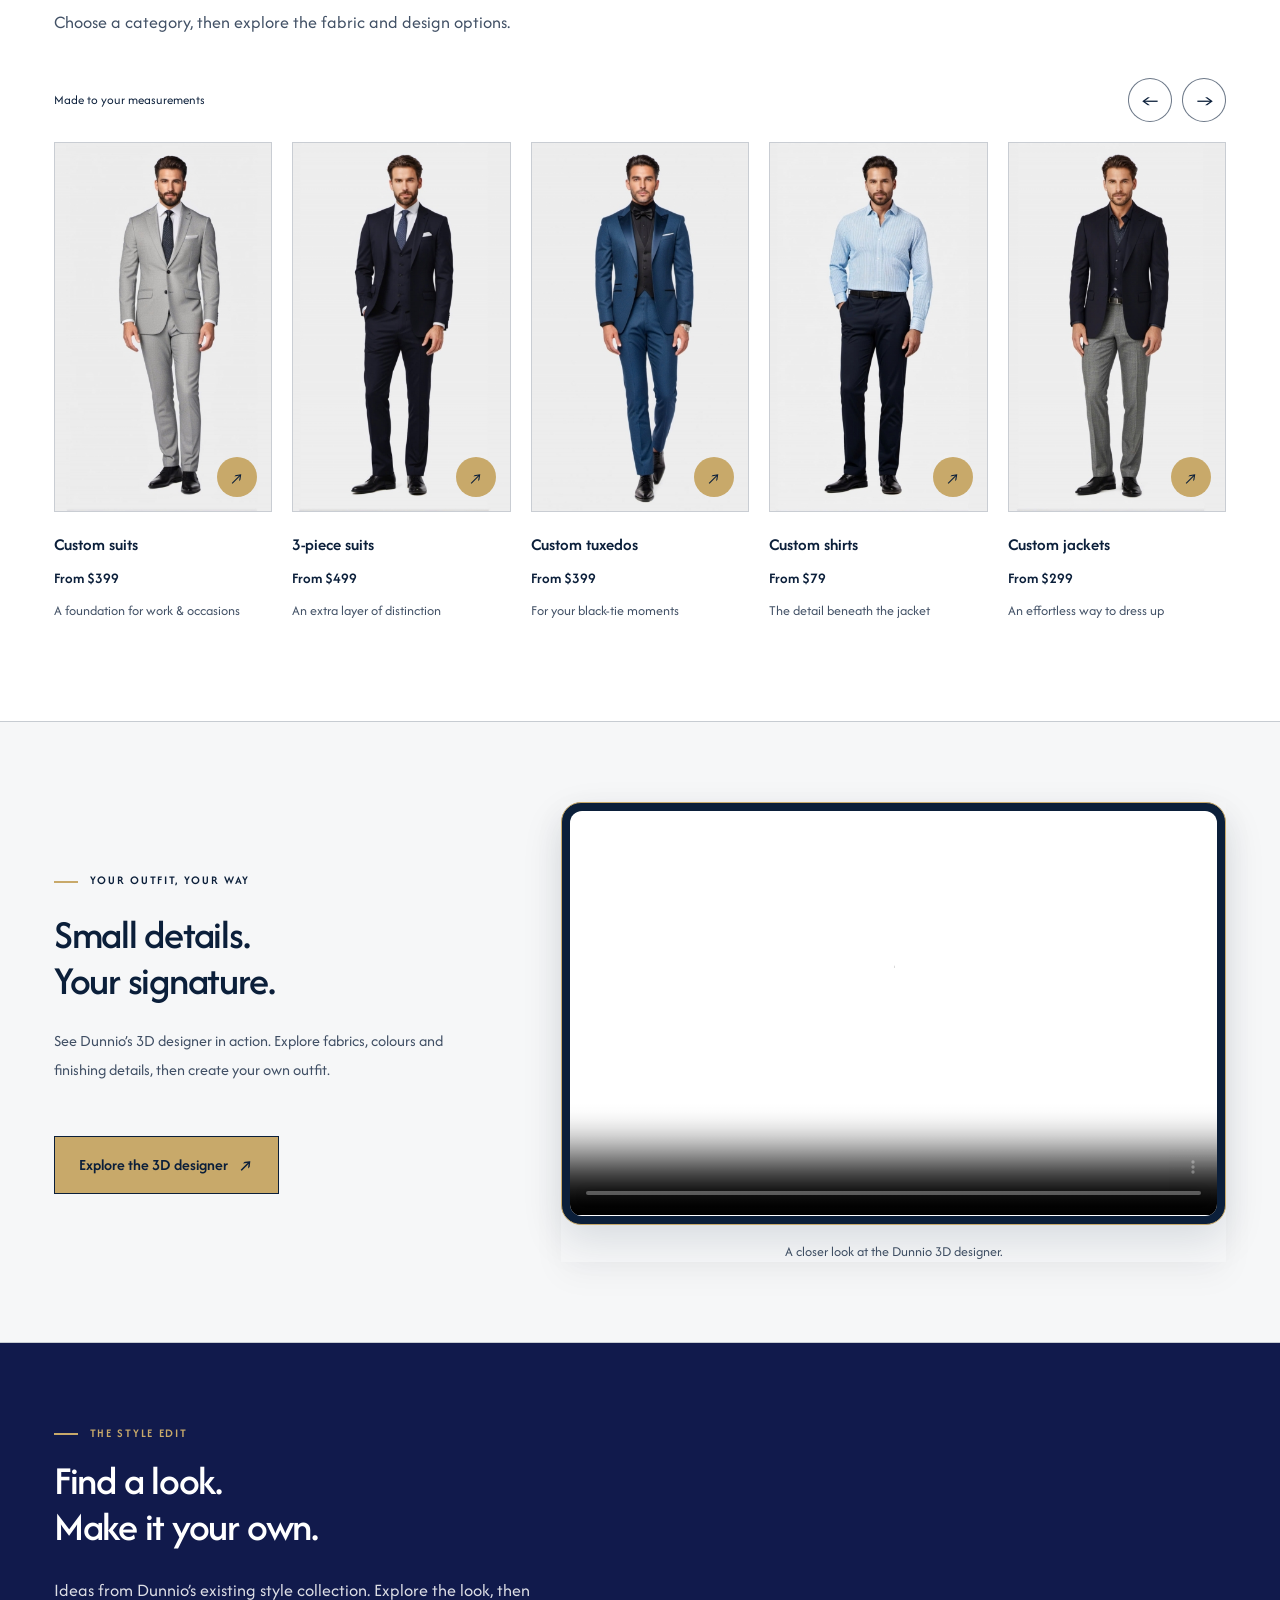
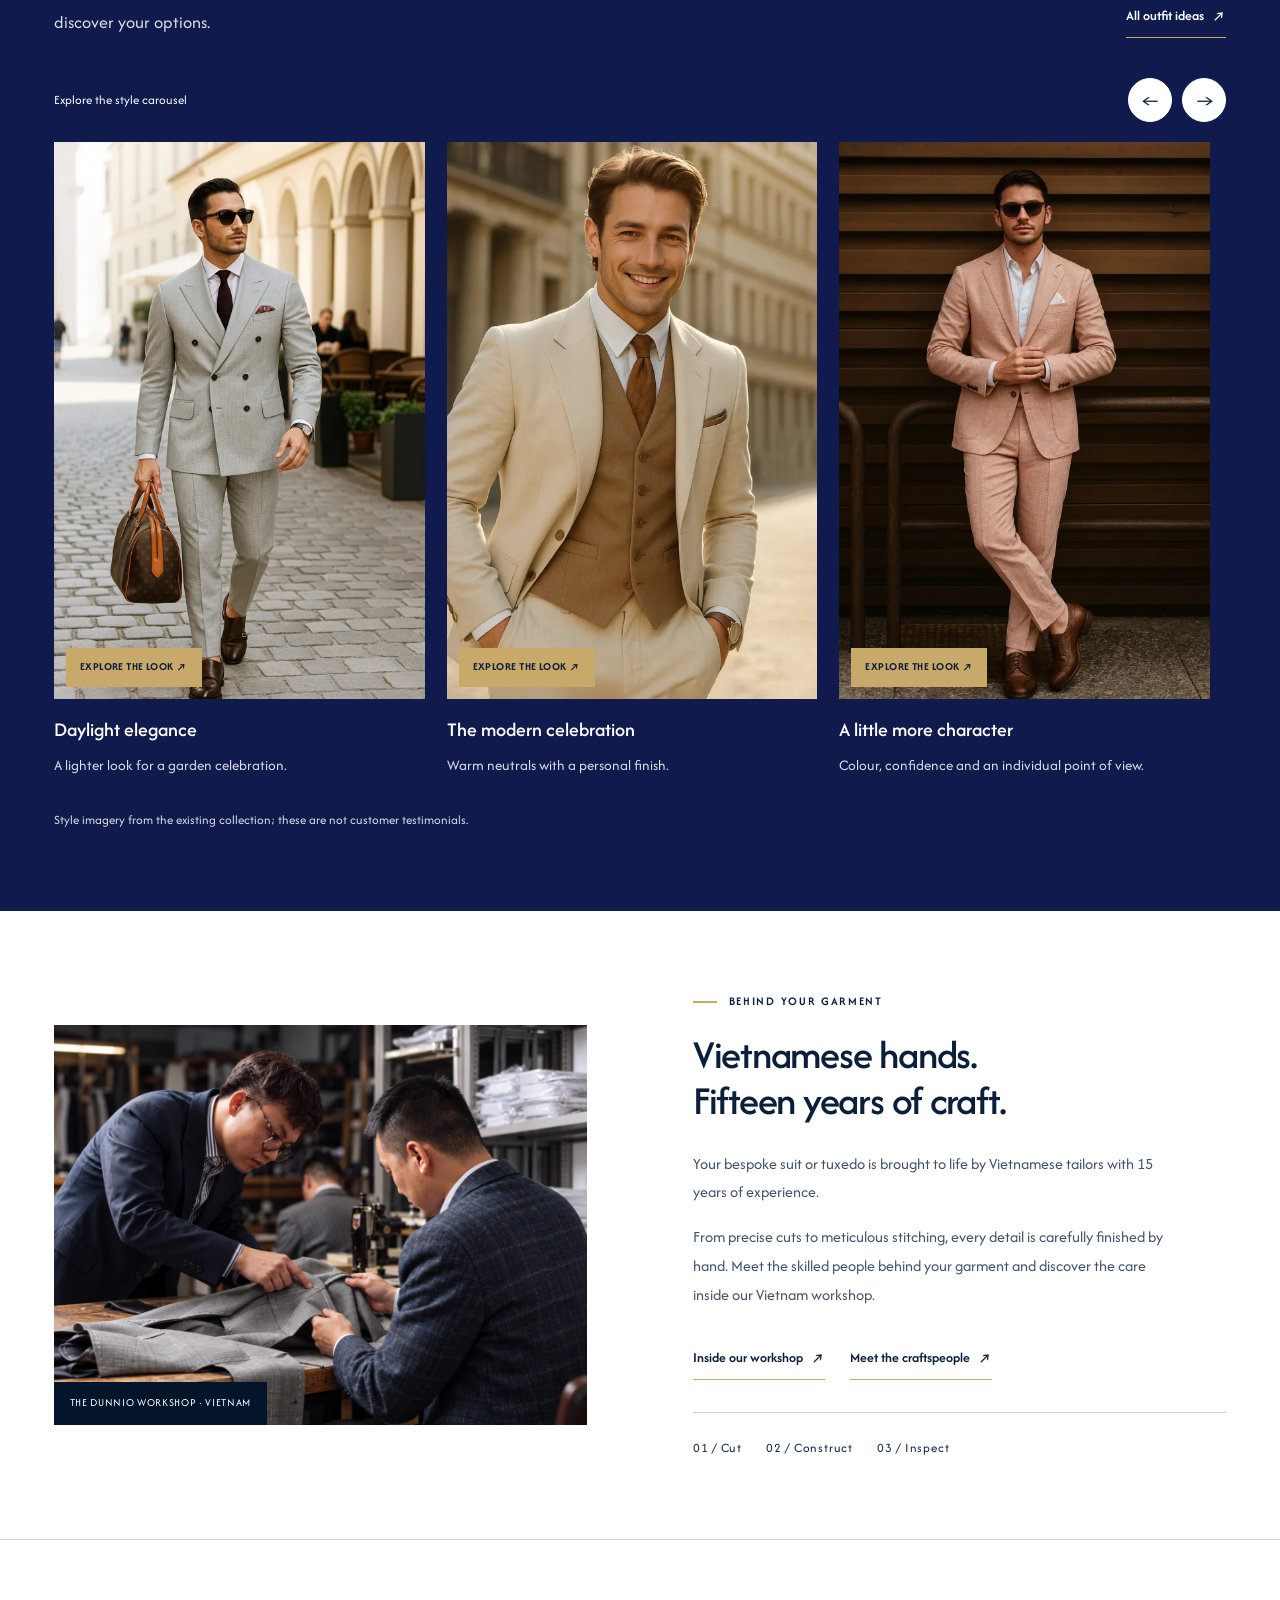
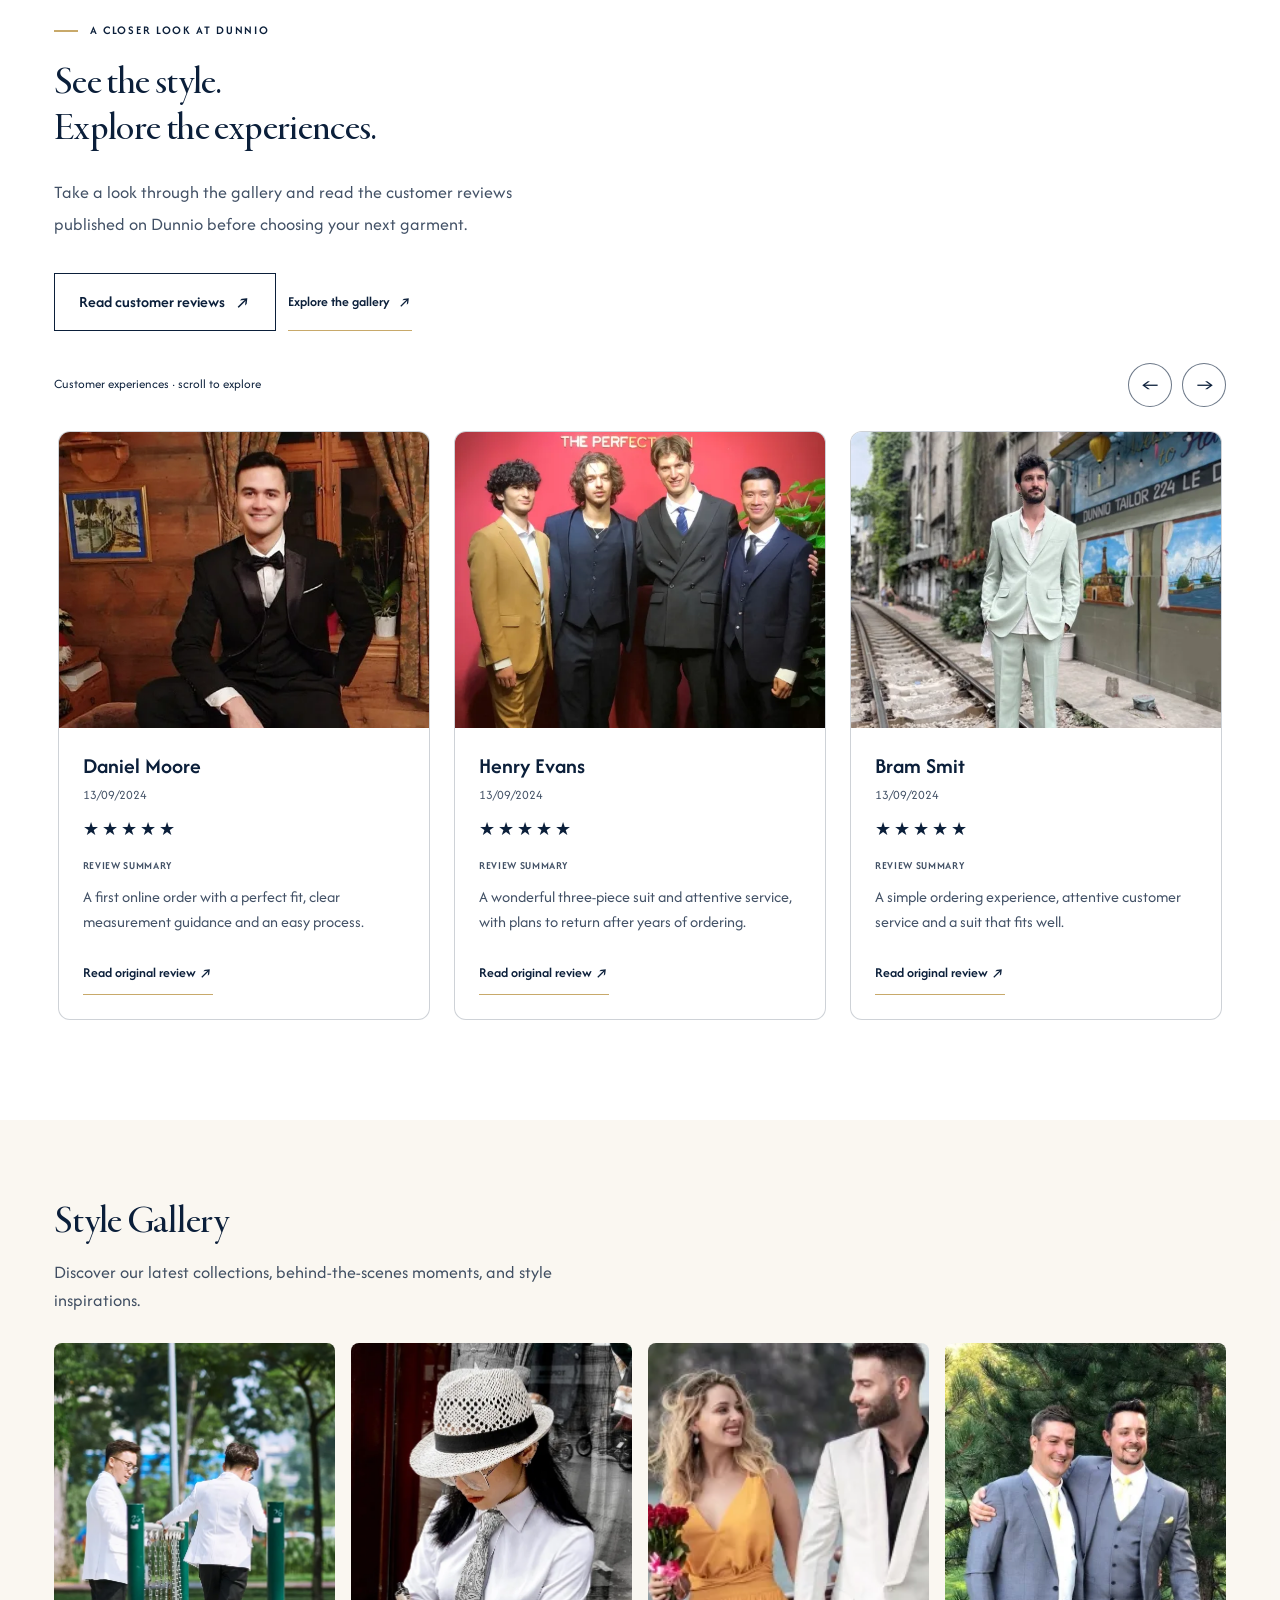
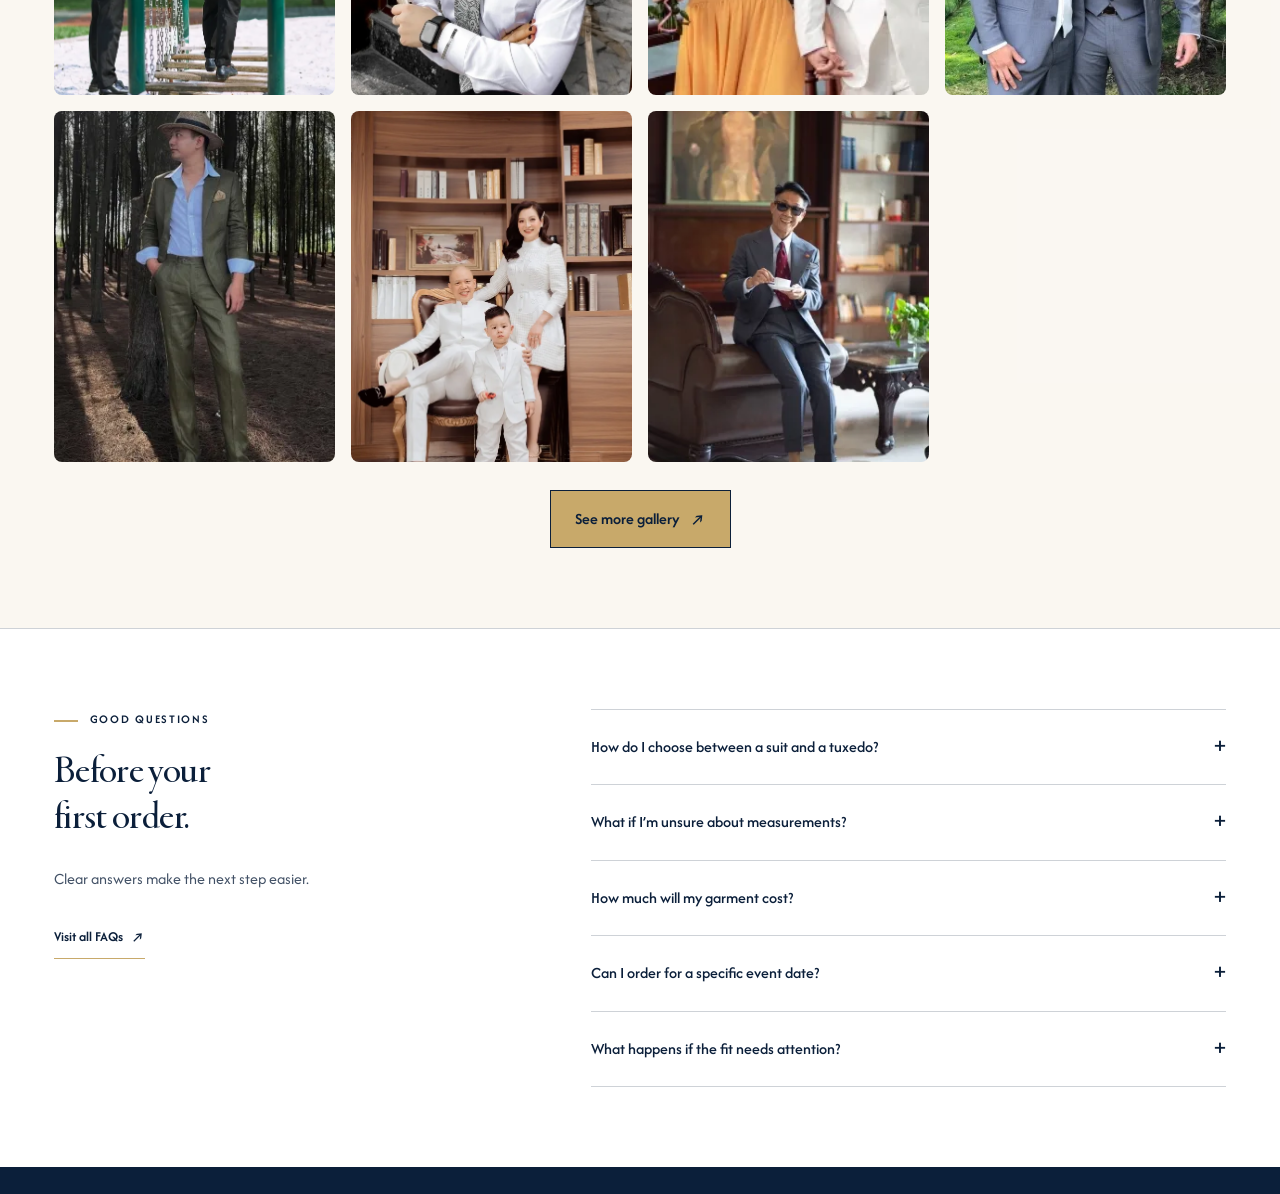
<file: v3.1-wedding-story.html>
<!doctype html>
<html lang="en">
<head>
<meta charset="utf-8">
<meta name="viewport" content="width=device-width,initial-scale=1">
<meta name="robots" content="noindex,nofollow">
<title>Wedding Story v3.1 · Dunnio Tailor</title>
<meta name="description" content="Wedding Story v3.1: bespoke wedding tailoring, Vietnamese craftsmanship and customer inspiration.">
<link rel="icon" href="assets/favicon.svg" type="image/svg+xml">
<link rel="stylesheet" href="assets/fonts.css?v=typography-20261012">
<link rel="stylesheet" href="assets/styles.css?v=typography-20261012">
<link rel="stylesheet" href="assets/brand.css?v=banner-slides-20261012-r4">
<link rel="stylesheet" href="assets/fashion-heroes.css?v=banner-slides-20261012-r4">
<link rel="stylesheet" href="assets/navigation-system.css?v=banner-slides-20261012-r4">
<link rel="stylesheet" href="assets/wedding-variants.css?v=request21-r1">
</head>
<body>
<div class="theme theme-3 wedding-variant wedding-31">
<a class="skip-link" href="#main">Skip to content</a>
<!--PRIMARY NAV START-->
<header class="site-header topbar-menu">
<span class="wordmark" aria-label="Dunnio Tailor">
<img class="logo-light" src="assets/images/logo.svg" alt="" width="150" height="36">
<img class="logo-dark" src="assets/images/logo-navy.svg" alt="" width="150" height="36">
</span>
<div class="header-left">
<button class="menu-toggle" aria-label="Open navigation" aria-expanded="false" aria-controls="mobile-nav">
<span>
</span>
<span>
</span>
<small>Menu</small>
</button>
<nav class="desktop-nav" aria-label="Main navigation">
<button class="nav-trigger" data-menu="customize-outfit" aria-expanded="false" aria-controls="mega-customize-outfit">Customize outfit <span aria-hidden="true">⌄</span>
</button>
<button class="nav-trigger" data-menu="custom-clothing" aria-expanded="false" aria-controls="mega-custom-clothing">Custom clothing <span aria-hidden="true">⌄</span>
</button>
<button class="nav-trigger" data-menu="occasion" aria-expanded="false" aria-controls="mega-occasion">Occasion <span aria-hidden="true">⌄</span>
</button>
</nav>
</div>
<div class="header-actions">
<button class="clothing-shortcut" data-open-clothing aria-controls="mobile-nav">Custom clothing <span aria-hidden="true">⌄</span>
</button>
<a class="header-advice" href="https://dunniotailor.com/contact">Get advice ↗</a>
</div>
<div id="mega-customize-outfit" class="mega-panel" aria-label="Customize outfit" hidden>
<div class="mega-heading">
<strong>Customize outfit</strong>
<button data-close-mega aria-label="Close Customize outfit menu">×</button>
</div>
<div class="mega-grid">
<section class="menu-group">
<h3>Outfit Sets</h3>
<a href="https://dunniotailor.com/3d-custom-outfit/suits.html">Suit</a>
<a href="https://dunniotailor.com/3d-custom-outfit/3piece-suits.html">3 Piece Suit</a>
<a href="https://dunniotailor.com/3d-custom-outfit/tuxedo.html">Tuxedo</a>
</section>
<section class="menu-group">
<h3>Individual Items</h3>
<a href="https://dunniotailor.com/3d-custom-outfit/jacket.html">Blazer</a>
<a href="https://dunniotailor.com/3d-custom-outfit/pant.html">Pants</a>
<a href="https://dunniotailor.com/3d-custom-outfit/shirt.html">Dress Shirts</a>
<a href="https://dunniotailor.com/3d-custom-outfit/vest.html">Vests</a>
<a href="https://dunniotailor.com/3d-custom-outfit/vintage-pant.html">Classic Pants</a>
<a href="https://dunniotailor.com/3d-custom-outfit/tuxedo-shirt.html">Tuxedo shirts</a>
</section>
</div>
</div>
<div id="mega-custom-clothing" class="mega-panel" aria-label="Custom clothing" hidden>
<div class="mega-heading">
<strong>Custom clothing</strong>
<button data-close-mega aria-label="Close Custom clothing menu">×</button>
</div>
<div class="mega-grid">
<section class="menu-group">
<h3>Suits</h3>
<a href="https://dunniotailor.com/men/custom-suits">Custom suits</a>
<a href="https://dunniotailor.com/men/3-pieces-suit">Custom 3 Piece Suits</a>
<a href="https://dunniotailor.com/men/wool-suits">Wool Suits</a>
<a href="https://dunniotailor.com/men/linen-suits">Linen Suits</a>
<a href="https://dunniotailor.com/men/cotton-suits">Cotton Suits</a>
<a href="https://dunniotailor.com/men/tweed-suits">Tweed Suits</a>
</section>
<section class="menu-group">
<h3>Shirts</h3>
<a href="https://dunniotailor.com/men/custom-dress-shirts">Custom Dress Shirts</a>
<a href="https://dunniotailor.com/men/cotton-shirts">Cotton Shirts</a>
<a href="https://dunniotailor.com/men/linen-shirts">Linen Shirts</a>
<a href="https://dunniotailor.com/men/twill-shirts">Twill Shirts</a>
<a href="https://dunniotailor.com/men/stretch-shirts">Stretch Shirts</a>
</section>
<section class="menu-group">
<h3>Pants</h3>
<a href="https://dunniotailor.com/men/custom-dress-pants">Custom Dress Pants</a>
<a href="https://dunniotailor.com/men/wool-pants">Wool Pants</a>
<a href="https://dunniotailor.com/men/linen-pants">Linen Pants</a>
<a href="https://dunniotailor.com/men/stretch-pants">Stretch Pants</a>
</section>
<section class="menu-group">
<h3>Blazers</h3>
<a href="https://dunniotailor.com/men/custom-blazers">Custom Blazers</a>
<a href="https://dunniotailor.com/men/wool-blazers">Wool Blazers</a>
<a href="https://dunniotailor.com/men/linen-blazers">Linen Blazers</a>
<a href="https://dunniotailor.com/men/cotton-blazers">Cotton Blazers</a>
</section>
<section class="menu-group">
<h3>Tuxedo</h3>
<a href="https://dunniotailor.com/men/custom-tuxedo">Custom Tuxedo</a>
<a href="https://dunniotailor.com/men/wool-tuxedos">Wool Tuxedos</a>
<a href="https://dunniotailor.com/men/velvet-tuxedos">Velvet Tuxedos</a>
<a href="https://dunniotailor.com/men/stretch-tuxedos">Stretch Tuxedos</a>
<a href="https://dunniotailor.com/men/silk-blend-tuxedos">Silk Blend Tuxedos</a>
</section>
</div>
</div>
<div id="mega-occasion" class="mega-panel" aria-label="Occasion" hidden>
<div class="mega-heading">
<strong>Occasion</strong>
<button data-close-mega aria-label="Close Occasion menu">×</button>
</div>
<div class="mega-grid">
<section class="menu-group">
<h3>Wedding suits</h3>
<a href="https://dunniotailor.com/men/groom-suit">Groom Suit</a>
<a href="https://dunniotailor.com/men/wedding-tuxedos">Wedding Tuxedos</a>
<a href="https://dunniotailor.com/men/groomsmen-suits">Groomsmen Suits</a>
<a href="https://dunniotailor.com/men/wedding-guest-suits">Wedding Guest Suits</a>
<a href="https://dunniotailor.com/men/linen-wedding-suits">Linen Wedding Suits</a>
<a href="https://dunniotailor.com/men/wedding-vest">Wedding Waistcoats</a>
</section>
<section class="menu-group">
<h3>Business</h3>
<a href="https://dunniotailor.com/men/business-suits">Business Suits</a>
<a href="https://dunniotailor.com/men/interview-suits">Interview Suits</a>
<a href="https://dunniotailor.com/men/business-blazers">Business Blazers</a>
<a href="https://dunniotailor.com/men/custom-dress-shirts">Dress Shirts</a>
<a href="https://dunniotailor.com/men/custom-pants">Custom Pants</a>
</section>
<section class="menu-group">
<h3>Formal Events</h3>
<a href="https://dunniotailor.com/men/formal-suits">Formal Suits</a>
<a href="https://dunniotailor.com/men/black-tie-tuxedos">Black Tie Tuxedos</a>
<a href="https://dunniotailor.com/men/gala-dinner">Gala Dinner</a>
<a href="https://dunniotailor.com/men/awards-ceremony">Awards Ceremony</a>
</section>
<section class="menu-group">
<h3>Party</h3>
<a href="https://dunniotailor.com/men/party-suits">Party Suits</a>
<a href="https://dunniotailor.com/men/birthday-party">Birthday Party</a>
<a href="https://dunniotailor.com/men/christmas-party">Christmas Party</a>
<a href="https://dunniotailor.com/men/new-year-party">New Year Party</a>
</section>
<section class="menu-group">
<h3>Casual</h3>
<a href="https://dunniotailor.com/men/smart-casual">Smart Casual</a>
<a href="https://dunniotailor.com/men/vacation-outfit">Vacation Outfit</a>
<a href="https://dunniotailor.com/men/weekend-style">Weekend Style</a>
</section>
</div>
</div>
<div id="mega-shop" class="mega-panel" aria-label="Shop" hidden>
<div class="mega-heading">
<strong>Shop</strong>
<button data-close-mega aria-label="Close Shop menu">×</button>
</div>
<div class="mega-grid">
<section class="menu-group">
<a href="https://dunniotailor.com/neck-ties.html">Neck ties</a>
</section>
<section class="menu-group">
<a href="https://dunniotailor.com/cufflinks.html">Cufflinks</a>
</section>
<section class="menu-group">
<a href="https://dunniotailor.com/bow-ties.html">Bow ties</a>
</section>
<section class="menu-group">
<a href="https://dunniotailor.com/suspender.html">Suspender</a>
</section>
</div>
</div>
<div id="mega-explore" class="mega-panel" aria-label="Explore" hidden>
<div class="mega-heading">
<strong>Explore</strong>
<button data-close-mega aria-label="Close Explore menu">×</button>
</div>
<div class="mega-grid">
<section class="menu-group">
<h3>Customers</h3>
<a href="https://dunniotailor.com/feedback">Reviews</a>
<a href="https://dunniotailor.com/procedure">How It Works</a>
<a href="https://dunniotailor.com/fit-guarantee">Fit Guarantee</a>
</section>
<section class="menu-group">
<h3>Support</h3>
<a href="https://dunniotailor.com/contact">Contact Us</a>
<a href="https://dunniotailor.com/faqs">FAQs</a>
<a href="https://dunniotailor.com/shipping-returns.html">Shipping &amp; Returns</a>
</section>
<section class="menu-group">
<h3>Policies</h3>
<a href="https://dunniotailor.com/terms-and-conditions">Terms &amp; Conditions</a>
<a href="https://dunniotailor.com/privacy-policy.html">Privacy Policy</a>
</section>
<section class="menu-group">
<h3>About Us</h3>
<a href="https://dunniotailor.com/about">About Us</a>
<a href="https://dunniotailor.com/our-workshop">Our Workshop</a>
<a href="https://dunniotailor.com/our-tailors">Craftsmanship</a>
<a href="https://dunniotailor.com/partner">Partner With Us</a>
</section>
</div>
</div>
</header>
<div id="mobile-nav" class="mobile-nav responsive-drawer" role="dialog" aria-modal="true" aria-label="Dunnio navigation" hidden>
<div class="drawer-header">
<span aria-label="Dunnio Tailor">
<img src="assets/images/logo-navy.svg" alt="Dunnio Tailor" width="150" height="36">
</span>
<button class="menu-close" aria-label="Close navigation">×</button>
</div>
<nav class="drawer-home" aria-label="Main categories">
<p class="eyebrow">EXPLORE DUNNIO</p>
<button data-mobile-panel="customize-outfit">Customize outfit <span aria-hidden="true">→</span>
</button>
<button data-mobile-panel="custom-clothing">Custom clothing <span aria-hidden="true">→</span>
</button>
<button data-mobile-panel="occasion">Occasion <span aria-hidden="true">→</span>
</button>
<button data-mobile-panel="shop">Shop <span aria-hidden="true">→</span>
</button>
<a href="https://dunniotailor.com/blog">Blog</a>
<button data-mobile-panel="explore">Explore <span aria-hidden="true">→</span>
</button>
<a href="https://dunniotailor.com/contact">Get advice ↗</a>
</nav>
<div class="drawer-panel" data-panel="customize-outfit" hidden>
<button class="drawer-back" data-mobile-home>← Main menu</button>
<h2 tabindex="-1">Customize outfit</h2>
<nav aria-label="Customize outfit categories">
<section class="menu-group">
<h3>Outfit Sets</h3>
<a href="https://dunniotailor.com/3d-custom-outfit/suits.html">Suit</a>
<a href="https://dunniotailor.com/3d-custom-outfit/3piece-suits.html">3 Piece Suit</a>
<a href="https://dunniotailor.com/3d-custom-outfit/tuxedo.html">Tuxedo</a>
</section>
<section class="menu-group">
<h3>Individual Items</h3>
<a href="https://dunniotailor.com/3d-custom-outfit/jacket.html">Blazer</a>
<a href="https://dunniotailor.com/3d-custom-outfit/pant.html">Pants</a>
<a href="https://dunniotailor.com/3d-custom-outfit/shirt.html">Dress Shirts</a>
<a href="https://dunniotailor.com/3d-custom-outfit/vest.html">Vests</a>
<a href="https://dunniotailor.com/3d-custom-outfit/vintage-pant.html">Classic Pants</a>
<a href="https://dunniotailor.com/3d-custom-outfit/tuxedo-shirt.html">Tuxedo shirts</a>
</section>
</nav>
</div>
<div class="drawer-panel" data-panel="custom-clothing" hidden>
<button class="drawer-back" data-mobile-home>← Main menu</button>
<h2 tabindex="-1">Custom clothing</h2>
<nav aria-label="Custom clothing categories">
<section class="menu-group">
<h3>Suits</h3>
<a href="https://dunniotailor.com/men/custom-suits">Custom suits</a>
<a href="https://dunniotailor.com/men/3-pieces-suit">Custom 3 Piece Suits</a>
<a href="https://dunniotailor.com/men/wool-suits">Wool Suits</a>
<a href="https://dunniotailor.com/men/linen-suits">Linen Suits</a>
<a href="https://dunniotailor.com/men/cotton-suits">Cotton Suits</a>
<a href="https://dunniotailor.com/men/tweed-suits">Tweed Suits</a>
</section>
<section class="menu-group">
<h3>Shirts</h3>
<a href="https://dunniotailor.com/men/custom-dress-shirts">Custom Dress Shirts</a>
<a href="https://dunniotailor.com/men/cotton-shirts">Cotton Shirts</a>
<a href="https://dunniotailor.com/men/linen-shirts">Linen Shirts</a>
<a href="https://dunniotailor.com/men/twill-shirts">Twill Shirts</a>
<a href="https://dunniotailor.com/men/stretch-shirts">Stretch Shirts</a>
</section>
<section class="menu-group">
<h3>Pants</h3>
<a href="https://dunniotailor.com/men/custom-dress-pants">Custom Dress Pants</a>
<a href="https://dunniotailor.com/men/wool-pants">Wool Pants</a>
<a href="https://dunniotailor.com/men/linen-pants">Linen Pants</a>
<a href="https://dunniotailor.com/men/stretch-pants">Stretch Pants</a>
</section>
<section class="menu-group">
<h3>Blazers</h3>
<a href="https://dunniotailor.com/men/custom-blazers">Custom Blazers</a>
<a href="https://dunniotailor.com/men/wool-blazers">Wool Blazers</a>
<a href="https://dunniotailor.com/men/linen-blazers">Linen Blazers</a>
<a href="https://dunniotailor.com/men/cotton-blazers">Cotton Blazers</a>
</section>
<section class="menu-group">
<h3>Tuxedo</h3>
<a href="https://dunniotailor.com/men/custom-tuxedo">Custom Tuxedo</a>
<a href="https://dunniotailor.com/men/wool-tuxedos">Wool Tuxedos</a>
<a href="https://dunniotailor.com/men/velvet-tuxedos">Velvet Tuxedos</a>
<a href="https://dunniotailor.com/men/stretch-tuxedos">Stretch Tuxedos</a>
<a href="https://dunniotailor.com/men/silk-blend-tuxedos">Silk Blend Tuxedos</a>
</section>
</nav>
</div>
<div class="drawer-panel" data-panel="occasion" hidden>
<button class="drawer-back" data-mobile-home>← Main menu</button>
<h2 tabindex="-1">Occasion</h2>
<nav aria-label="Occasion categories">
<section class="menu-group">
<h3>Wedding suits</h3>
<a href="https://dunniotailor.com/men/groom-suit">Groom Suit</a>
<a href="https://dunniotailor.com/men/wedding-tuxedos">Wedding Tuxedos</a>
<a href="https://dunniotailor.com/men/groomsmen-suits">Groomsmen Suits</a>
<a href="https://dunniotailor.com/men/wedding-guest-suits">Wedding Guest Suits</a>
<a href="https://dunniotailor.com/men/linen-wedding-suits">Linen Wedding Suits</a>
<a href="https://dunniotailor.com/men/wedding-vest">Wedding Waistcoats</a>
</section>
<section class="menu-group">
<h3>Business</h3>
<a href="https://dunniotailor.com/men/business-suits">Business Suits</a>
<a href="https://dunniotailor.com/men/interview-suits">Interview Suits</a>
<a href="https://dunniotailor.com/men/business-blazers">Business Blazers</a>
<a href="https://dunniotailor.com/men/custom-dress-shirts">Dress Shirts</a>
<a href="https://dunniotailor.com/men/custom-pants">Custom Pants</a>
</section>
<section class="menu-group">
<h3>Formal Events</h3>
<a href="https://dunniotailor.com/men/formal-suits">Formal Suits</a>
<a href="https://dunniotailor.com/men/black-tie-tuxedos">Black Tie Tuxedos</a>
<a href="https://dunniotailor.com/men/gala-dinner">Gala Dinner</a>
<a href="https://dunniotailor.com/men/awards-ceremony">Awards Ceremony</a>
</section>
<section class="menu-group">
<h3>Party</h3>
<a href="https://dunniotailor.com/men/party-suits">Party Suits</a>
<a href="https://dunniotailor.com/men/birthday-party">Birthday Party</a>
<a href="https://dunniotailor.com/men/christmas-party">Christmas Party</a>
<a href="https://dunniotailor.com/men/new-year-party">New Year Party</a>
</section>
<section class="menu-group">
<h3>Casual</h3>
<a href="https://dunniotailor.com/men/smart-casual">Smart Casual</a>
<a href="https://dunniotailor.com/men/vacation-outfit">Vacation Outfit</a>
<a href="https://dunniotailor.com/men/weekend-style">Weekend Style</a>
</section>
</nav>
</div>
<div class="drawer-panel" data-panel="shop" hidden>
<button class="drawer-back" data-mobile-home>← Main menu</button>
<h2 tabindex="-1">Shop</h2>
<nav aria-label="Shop categories">
<section class="menu-group">
<a href="https://dunniotailor.com/neck-ties.html">Neck ties</a>
</section>
<section class="menu-group">
<a href="https://dunniotailor.com/cufflinks.html">Cufflinks</a>
</section>
<section class="menu-group">
<a href="https://dunniotailor.com/bow-ties.html">Bow ties</a>
</section>
<section class="menu-group">
<a href="https://dunniotailor.com/suspender.html">Suspender</a>
</section>
</nav>
</div>
<div class="drawer-panel" data-panel="explore" hidden>
<button class="drawer-back" data-mobile-home>← Main menu</button>
<h2 tabindex="-1">Explore</h2>
<nav aria-label="Explore categories">
<section class="menu-group">
<h3>Customers</h3>
<a href="https://dunniotailor.com/feedback">Reviews</a>
<a href="https://dunniotailor.com/procedure">How It Works</a>
<a href="https://dunniotailor.com/fit-guarantee">Fit Guarantee</a>
</section>
<section class="menu-group">
<h3>Support</h3>
<a href="https://dunniotailor.com/contact">Contact Us</a>
<a href="https://dunniotailor.com/faqs">FAQs</a>
<a href="https://dunniotailor.com/shipping-returns.html">Shipping &amp; Returns</a>
</section>
<section class="menu-group">
<h3>Policies</h3>
<a href="https://dunniotailor.com/terms-and-conditions">Terms &amp; Conditions</a>
<a href="https://dunniotailor.com/privacy-policy.html">Privacy Policy</a>
</section>
<section class="menu-group">
<h3>About Us</h3>
<a href="https://dunniotailor.com/about">About Us</a>
<a href="https://dunniotailor.com/our-workshop">Our Workshop</a>
<a href="https://dunniotailor.com/our-tailors">Craftsmanship</a>
<a href="https://dunniotailor.com/partner">Partner With Us</a>
</section>
</nav>
</div>
</div>
<!--PRIMARY NAV END-->
<main id="main">
<section class="hero hero-3 fashion-hero hockerty-hero" aria-label="Wedding Story" data-mobile-layout="3.1">
<div class="hero-media">
<picture data-banner="wedding-story">
<source data-device="compact" media="(max-width: 639px) and (max-height: 760px)" srcset="assets/banners/wedding-story-a-4x5.webp" width="1122" height="1402">
<source data-device="mobile" media="(max-width: 639px)" srcset="assets/banners/wedding-story-a-4x5.webp" width="1122" height="1402">
<source data-device="tablet" media="(max-width: 1199px)" srcset="assets/banners/wedding-story-a-5x3.webp" width="1600" height="960">
<img src="assets/banners/wedding-story-a-7x4.webp" width="1600" height="914" fetchpriority="high" alt="Two men in grey suits walking through a garden wedding">
</picture>
<div class="banner-controls" aria-label="Banner slides">
<button type="button" data-banner-prev aria-label="Previous banner">←</button>
<span data-banner-count aria-live="polite">1 / 2</span>
<button type="button" data-banner-next aria-label="Next banner">→</button>
</div>
<div class="hero-copy">
<div class="fashion-heading">
<p class="eyebrow">THE WEDDING EDIT</p>
<h1>Made for your moment.</h1>
<p class="hero-subtitle">Wedding suits and tuxedos, made around you.</p>
</div>
<div class="actions">
<a class="button" href="https://dunniotailor.com/men/groom-suit" data-event="cta_click">Explore wedding suits<span aria-hidden="true">↗</span>
</a>
</div>
</div>
</div>
</section>
<section class="section occasions-section" id="occasions">
<div class="section-head">
<div>
<p class="eyebrow">THE WEDDING PARTY</p>
<h2>Every role.<br>One beautiful celebration.</h2>
</div>
</div>
<div class="occasion-grid">
<a href="https://dunniotailor.com/men/groom-suit">
<img class="" src="assets/images/couple-large.webp" alt="The groom" loading="lazy" decoding="async">
<div>
<span class="eyebrow">WEDDING EDIT</span>
<h3>The groom</h3>
<p>A personal expression for your biggest day.</p>
<span class="text-link">Explore ↗</span>
</div>
</a>
<a href="https://dunniotailor.com/men/wedding-tuxedos">
<img class="" src="assets/images/product-2.jpg" alt="The black-tie evening" loading="lazy" decoding="async">
<div>
<span class="eyebrow">WEDDING EDIT</span>
<h3>The black-tie evening</h3>
<p>Tuxedos with a sense of occasion.</p>
<span class="text-link">Explore ↗</span>
</div>
</a>
<a href="https://dunniotailor.com/men/groomsmen-suits">
<img class="" src="assets/images/real2.jpg" alt="The wedding party" loading="lazy" decoding="async">
<div>
<span class="eyebrow">WEDDING EDIT</span>
<h3>The wedding party</h3>
<p>A shared direction. An individual fit.</p>
<span class="text-link">Explore ↗</span>
</div>
</a>
</div>
</section>
<section class="section products" id="collection">
<div class="section-head">
<div>
<p class="eyebrow">CUSTOM CLOTHING</p>
<h2>Choose your starting point.</h2>
<p class="lede">Choose a category, then explore the fabric and design options.</p>
</div>
</div> <div class="rail-controls">
<span>Made to your measurements</span>
<div>
<button class="circle" data-scroll="-1" data-target="product-rail" aria-label="Previous categories">←</button>
<button class="circle" data-scroll="1" data-target="product-rail" aria-label="Next categories">→</button>
</div>
</div>
<div class="product-rail" id="product-rail">
<a href="https://dunniotailor.com/men/custom-suits" class="product-card" data-category="suits" data-event="category_click">
<div class="product-image">
<img class="" src="assets/images/product-0.jpg" alt="Custom suits model" loading="lazy" decoding="async">
<span class="image-arrow" aria-hidden="true">↗</span>
</div>
<div class="product-meta">
<h3>Custom suits</h3>
<strong>From $399</strong>
</div>
<p>A foundation for work & occasions</p>
</a>
<a href="https://dunniotailor.com/men/3-pieces-suit" class="product-card" data-category="suits" data-event="category_click">
<div class="product-image">
<img class="" src="assets/images/product-1.jpg" alt="3-piece suits model" loading="lazy" decoding="async">
<span class="image-arrow" aria-hidden="true">↗</span>
</div>
<div class="product-meta">
<h3>3-piece suits</h3>
<strong>From $499</strong>
</div>
<p>An extra layer of distinction</p>
</a>
<a href="https://dunniotailor.com/men/custom-tuxedo" class="product-card" data-category="formal" data-event="category_click">
<div class="product-image">
<img class="" src="assets/images/product-2.jpg" alt="Custom tuxedos model" loading="lazy" decoding="async">
<span class="image-arrow" aria-hidden="true">↗</span>
</div>
<div class="product-meta">
<h3>Custom tuxedos</h3>
<strong>From $399</strong>
</div>
<p>For your black-tie moments</p>
</a>
<a href="https://dunniotailor.com/men/custom-dress-shirts" class="product-card" data-category="shirts" data-event="category_click">
<div class="product-image">
<img class="" src="assets/images/product-3.jpg" alt="Custom shirts model" loading="lazy" decoding="async">
<span class="image-arrow" aria-hidden="true">↗</span>
</div>
<div class="product-meta">
<h3>Custom shirts</h3>
<strong>From $79</strong>
</div>
<p>The detail beneath the jacket</p>
</a>
<a href="https://dunniotailor.com/men/custom-blazers" class="product-card" data-category="suits" data-event="category_click">
<div class="product-image">
<img class="" src="assets/images/product-4.jpg" alt="Custom jackets model" loading="lazy" decoding="async">
<span class="image-arrow" aria-hidden="true">↗</span>
</div>
<div class="product-meta">
<h3>Custom jackets</h3>
<strong>From $299</strong>
</div>
<p>An effortless way to dress up</p>
</a>
</div>
</section>
<section class="section studio-section" id="studio">
<div class="studio-intro">
<p class="eyebrow">YOUR OUTFIT, YOUR WAY</p>
<h2>Small details.<br>Your signature.</h2>
<p>See Dunnio’s 3D designer in action. Explore fabrics, colours and finishing details, then create your own outfit.</p>
<a class="button" href="https://dunniotailor.com/3d-custom-outfit/suits.html" data-event="cta_click">Explore the 3D designer <span aria-hidden="true">↗</span>
</a>
</div>
<div class="studio-board studio-video-board" data-studio-video>
<div class="studio-device-frame">
<video class="studio-video" width="1600" height="1000" poster="assets/videos/dunnio-custom-outfit-desktop-poster.webp" controls muted loop playsinline preload="none" aria-label="Dunnio 3D outfit designer demonstration" aria-describedby="studio-video-caption">
<source data-device="desktop" src="assets/videos/dunnio-custom-outfit-desktop.mp4" type="video/mp4" media="(min-width: 1200px)" data-width="1600" data-height="1000" data-poster="assets/videos/dunnio-custom-outfit-desktop-poster.webp">
<source data-device="tablet" src="assets/videos/dunnio-custom-outfit-tablet.mp4" type="video/mp4" media="(640px <= width < 1200px)" data-width="834" data-height="1194" data-poster="assets/videos/dunnio-custom-outfit-tablet-poster.webp">
<source data-device="mobile" src="assets/videos/dunnio-custom-outfit-mobile.mp4" type="video/mp4" media="(width < 640px)" data-width="390" data-height="844" data-poster="assets/videos/dunnio-custom-outfit-mobile-poster.webp">Your browser does not support this video. <a href="assets/videos/dunnio-custom-outfit-desktop.mp4">Watch the designer demonstration</a>.</video>
</div>
<p class="studio-video-caption" id="studio-video-caption">A closer look at the Dunnio 3D designer.</p>
<p class="studio-video-error" data-video-error hidden>Video unavailable. <a href="assets/videos/dunnio-custom-outfit-desktop.mp4" data-video-link>Open the demonstration video ↗</a>
</p>
<noscript>
<p>Watch the recording for your screen: <a href="assets/videos/dunnio-custom-outfit-desktop.mp4">PC</a> · <a href="assets/videos/dunnio-custom-outfit-tablet.mp4">Tablet</a> · <a href="assets/videos/dunnio-custom-outfit-mobile.mp4">Mobile</a>.</p>
</noscript>
</div>
</section>
<section class="section looks-section" id="inspiration">
<div class="section-head">
<div>
<p class="eyebrow">THE STYLE EDIT</p>
<h2>Find a look.<br>Make it your own.</h2>
<p class="lede">Ideas from Dunnio’s existing style collection. Explore the look, then discover your options.</p>
</div>
<a class="text-link" href="https://dunniotailor.com/outfit-ideas" data-event="cta_click">All outfit ideas<span aria-hidden="true"> ↗</span>
</a>
</div>
<div class="rail-controls">
<span>Explore the style carousel</span>
<div>
<button class="circle" data-scroll="-1" data-target="look-rail" aria-label="Previous outfit ideas">←</button>
<button class="circle" data-scroll="1" data-target="look-rail" aria-label="Next outfit ideas">→</button>
</div>
</div>
<div class="look-rail" id="look-rail">
<a class="look-card" href="https://dunniotailor.com/silver-groom-outfit-idea.html" data-event="look_click">
<div>
<img class="" src="assets/images/garden-large.webp" alt="Daylight elegance" loading="lazy" decoding="async">
<span class="look-label">EXPLORE THE LOOK ↗</span>
</div>
<h3>Daylight elegance</h3>
<p>A lighter look for a garden celebration.</p>
</a>
<a class="look-card" href="https://dunniotailor.com/soft-pink-outfit-idea.html" data-event="look_click">
<div>
<img class="" src="assets/images/formal-large.webp" alt="The modern celebration" loading="lazy" decoding="async">
<span class="look-label">EXPLORE THE LOOK ↗</span>
</div>
<h3>The modern celebration</h3>
<p>Warm neutrals with a personal finish.</p>
</a>
<a class="look-card" href="https://dunniotailor.com/outfit-ideas-072025.html" data-event="look_click">
<div>
<img class="" src="assets/images/couple-large.webp" alt="A little more character" loading="lazy" decoding="async">
<span class="look-label">EXPLORE THE LOOK ↗</span>
</div>
<h3>A little more character</h3>
<p>Colour, confidence and an individual point of view.</p>
</a>
<a class="look-card" href="https://dunniotailor.com/outfit-ideas-032025.html" data-event="look_click">
<div>
<img class="" src="assets/images/editorial-large.webp" alt="Away from the ordinary" loading="lazy" decoding="async">
<span class="look-label">EXPLORE THE LOOK ↗</span>
</div>
<h3>Away from the ordinary</h3>
<p>Considered tailoring for a relaxed setting.</p>
</a>
</div>
<p class="fine">Style imagery from the existing collection; these are not customer testimonials.</p>
</section>
<section class="section craft-section" id="craft">
<div class="craft-grid">
<div class="craft-photo">
<img class="" src="assets/images/workshop-2.webp" alt="Workshop image from Dunnio’s current website" loading="lazy" decoding="async">
<span class="photo-caption">THE DUNNIO WORKSHOP · VIETNAM</span>
</div>
<div class="craft-copy">
<p class="eyebrow">BEHIND YOUR GARMENT</p>
<h2>Vietnamese hands.<br>Fifteen years of craft.</h2>
<p class="lede">Your bespoke suit or tuxedo is brought to life by Vietnamese tailors with 15 years of experience.</p>
<p>From precise cuts to meticulous stitching, every detail is carefully finished by hand. Meet the skilled people behind your garment and discover the care inside our Vietnam workshop.</p>
<div class="craft-links">
<a class="text-link" href="https://dunniotailor.com/our-workshop" data-event="cta_click">Inside our workshop<span aria-hidden="true"> ↗</span>
</a>
<a class="text-link" href="https://dunniotailor.com/our-tailors" data-event="cta_click">Meet the craftspeople<span aria-hidden="true"> ↗</span>
</a>
</div>
<div class="detail-line">
<span>01 / Cut</span>
<span>02 / Construct</span>
<span>03 / Inspect</span>
</div>
</div>
</div>
</section>
<section class="section community-section">
<div>
<p class="eyebrow">A CLOSER LOOK AT DUNNIO</p>
<h2>See the style.<br>Explore the experiences.</h2>
<p class="lede">Take a look through the gallery and read the customer reviews published on Dunnio before choosing your next garment.</p>
<div class="actions">
<a class="button secondary" href="https://dunniotailor.com/feedback" data-event="cta_click">Read customer reviews<span aria-hidden="true"> ↗</span>
</a>
<a class="text-link" href="https://dunniotailor.com/gallery.html" data-event="cta_click">Explore the gallery<span aria-hidden="true"> ↗</span>
</a>
</div>
</div>
<div class="rail-controls">
<span>Customer experiences · scroll to explore</span>
<div>
<button type="button" class="circle" data-scroll="-1" data-target="review-rail" aria-label="Previous customer reviews" aria-controls="review-rail">←</button>
<button type="button" class="circle" data-scroll="1" data-target="review-rail" aria-label="Next customer reviews" aria-controls="review-rail">→</button>
</div>
</div>
<div class="review-rail" id="review-rail" tabindex="0" role="region" aria-label="Customer reviews">
<article class="review-item d-flex">
<div class="review-item-thumbnail">
<img src="assets/images/feedback-1.webp" width="555" height="557" loading="lazy" decoding="async" alt="Dunnio customer Daniel Moore">
</div>
<div class="review-item-content">
<h3 class="review-item-title">Daniel Moore</h3>
<time class="review-item-time" datetime="2024-09-13">13/09/2024</time>
<div class="review-item-rating" aria-label="5 out of 5 stars">
<span aria-hidden="true">★★★★★</span>
</div>
<p class="review-summary-label">Review summary</p>
<p class="review-item-content-inner">A first online order with a perfect fit, clear measurement guidance and an easy process.</p>
<a class="text-link" href="https://dunniotailor.com/feedback">Read original review ↗</a>
</div>
</article>
<article class="review-item d-flex">
<div class="review-item-thumbnail">
<img src="assets/images/feedback-2.webp" width="555" height="557" loading="lazy" decoding="async" alt="Dunnio customer Henry Evans">
</div>
<div class="review-item-content">
<h3 class="review-item-title">Henry Evans</h3>
<time class="review-item-time" datetime="2024-09-13">13/09/2024</time>
<div class="review-item-rating" aria-label="5 out of 5 stars">
<span aria-hidden="true">★★★★★</span>
</div>
<p class="review-summary-label">Review summary</p>
<p class="review-item-content-inner">A wonderful three-piece suit and attentive service, with plans to return after years of ordering.</p>
<a class="text-link" href="https://dunniotailor.com/feedback">Read original review ↗</a>
</div>
</article>
<article class="review-item d-flex">
<div class="review-item-thumbnail">
<img src="assets/images/feedback-3.webp" width="555" height="557" loading="lazy" decoding="async" alt="Dunnio customer Bram Smit">
</div>
<div class="review-item-content">
<h3 class="review-item-title">Bram Smit</h3>
<time class="review-item-time" datetime="2024-09-13">13/09/2024</time>
<div class="review-item-rating" aria-label="5 out of 5 stars">
<span aria-hidden="true">★★★★★</span>
</div>
<p class="review-summary-label">Review summary</p>
<p class="review-item-content-inner">A simple ordering experience, attentive customer service and a suit that fits well.</p>
<a class="text-link" href="https://dunniotailor.com/feedback">Read original review ↗</a>
</div>
</article>
<article class="review-item d-flex">
<div class="review-item-thumbnail">
<img src="assets/images/feedback-4.webp" width="555" height="557" loading="lazy" decoding="async" alt="Dunnio customer Elias">
</div>
<div class="review-item-content">
<h3 class="review-item-title">Elias</h3>
<time class="review-item-time" datetime="2024-09-13">13/09/2024</time>
<div class="review-item-rating" aria-label="5 out of 5 stars">
<span aria-hidden="true">★★★★★</span>
</div>
<p class="review-summary-label">Review summary</p>
<p class="review-item-content-inner">Fitting issues were resolved professionally, with helpful customer service.</p>
<a class="text-link" href="https://dunniotailor.com/feedback">Read original review ↗</a>
</div>
</article>
<article class="review-item d-flex">
<div class="review-item-thumbnail">
<img src="assets/images/feedback-5.webp" width="555" height="557" loading="lazy" decoding="async" alt="Dunnio customer Mendel Pevzner">
</div>
<div class="review-item-content">
<h3 class="review-item-title">Mendel Pevzner</h3>
<time class="review-item-time" datetime="2024-09-13">13/09/2024</time>
<div class="review-item-rating" aria-label="5 out of 5 stars">
<span aria-hidden="true">★★★★★</span>
</div>
<p class="review-summary-label">Review summary</p>
<p class="review-item-content-inner">A beautiful jacket for a proposal, and a wish to return to Vietnam.</p>
<a class="text-link" href="https://dunniotailor.com/feedback">Read original review ↗</a>
</div>
</article>
<article class="review-item d-flex">
<div class="review-item-thumbnail">
<img src="assets/images/feedback-6.webp" width="555" height="557" loading="lazy" decoding="async" alt="Dunnio customer David Miller">
</div>
<div class="review-item-content">
<h3 class="review-item-title">David Miller</h3>
<time class="review-item-time" datetime="2024-09-13">13/09/2024</time>
<div class="review-item-rating" aria-label="5 out of 5 stars">
<span aria-hidden="true">★★★★★</span>
</div>
<p class="review-summary-label">Review summary</p>
<p class="review-item-content-inner">Wedding suits for the groom and his brothers, with fabric variety and careful attention to detail.</p>
<a class="text-link" href="https://dunniotailor.com/feedback">Read original review ↗</a>
</div>
</article>
</div>
</section>
<section class="section gallery-section" id="gallery" aria-labelledby="gallery-title">
<div class="gallery-section-inner">
<div class="row flex-row alg-center">
<div class="col-xs-12 col-md-8">
<h2 id="gallery-title" class="section-title gallery-section-title font-primary mt-0">Style Gallery</h2>
<div class="section-desc">Discover our latest collections, behind-the-scenes moments, and style inspirations.</div>
</div>
<div class="col-xs-12 col-md-12">
<div class="gallery-section-list-wrapper">
<div class="gallery-section-list">
<a class="gallery-item d-block" href="https://dunniotailor.com/sites/default/files/styles/style_default/public/2b3a9570.jpg?itok=bECUyrai" target="_blank" rel="noopener noreferrer" aria-label="View photograph: Customer in a tailored suit">
<img src="assets/images/gallery-1.webp" width="565" height="865" loading="lazy" decoding="async" alt="Customer in a tailored suit">
</a>
<a class="gallery-item d-block" href="https://dunniotailor.com/sites/default/files/styles/style_default/public/13_3.jpg?itok=SeFoVy5O" target="_blank" rel="noopener noreferrer" aria-label="View photograph: Customer wearing Dunnio tailoring">
<img src="assets/images/gallery-2.webp" width="565" height="865" loading="lazy" decoding="async" alt="Customer wearing Dunnio tailoring">
</a>
<a class="gallery-item d-block" href="https://dunniotailor.com/sites/default/files/styles/style_default/public/11_4.jpg?itok=xnhfoica" target="_blank" rel="noopener noreferrer" aria-label="View photograph: A look from the Dunnio style gallery">
<img src="assets/images/gallery-3.webp" width="565" height="865" loading="lazy" decoding="async" alt="A look from the Dunnio style gallery">
</a>
<a class="gallery-item d-block" href="https://dunniotailor.com/sites/default/files/styles/style_default/public/kh10.jpg?itok=X-Kgyqd-" target="_blank" rel="noopener noreferrer" aria-label="View photograph: A customer style from Dunnio">
<img src="assets/images/gallery-4.webp" width="565" height="865" loading="lazy" decoding="async" alt="A customer style from Dunnio">
</a>
<a class="gallery-item d-block" href="https://dunniotailor.com/sites/default/files/styles/style_default/public/1_1_0.jpg?itok=4OI5DEBX" target="_blank" rel="noopener noreferrer" aria-label="View photograph: Personal tailoring from the Dunnio gallery">
<img src="assets/images/gallery-5.webp" width="565" height="865" loading="lazy" decoding="async" alt="Personal tailoring from the Dunnio gallery">
</a>
<a class="gallery-item d-block" href="https://dunniotailor.com/sites/default/files/styles/style_default/public/_dnt7080_0.jpg?itok=S4_39i13" target="_blank" rel="noopener noreferrer" aria-label="View photograph: A suit from the Dunnio collection">
<img src="assets/images/gallery-6.webp" width="565" height="865" loading="lazy" decoding="async" alt="A suit from the Dunnio collection">
</a>
<a class="gallery-item d-block" href="https://dunniotailor.com/sites/default/files/styles/style_default/public/_mg_4388.jpg?itok=arTH1qH-" target="_blank" rel="noopener noreferrer" aria-label="View photograph: Dunnio customer style inspiration">
<img src="assets/images/gallery-7.webp" width="565" height="865" loading="lazy" decoding="async" alt="Dunnio customer style inspiration">
</a>
</div>
</div>
</div>
<div class="col-xs-12 col-md-12 gallery-action">
<a href="https://dunniotailor.com/gallery.html" class="btn btn-primary button">See more gallery <span aria-hidden="true">↗</span>
</a>
</div>
</div>
</div>
</section>
<section class="section faq-section">
<div>
<p class="eyebrow">GOOD QUESTIONS</p>
<h2>Before your<br>first order.</h2>
<p>Clear answers make the next step easier.</p>
<a class="text-link" href="https://dunniotailor.com/faqs" data-event="cta_click">Visit all FAQs<span aria-hidden="true"> ↗</span>
</a>
</div>
<div class="faq-list">
<details>
<summary>How do I choose between a suit and a tuxedo?<span aria-hidden="true">+</span>
</summary>
<div>Start with your occasion and its dress code. Explore the <a href="https://dunniotailor.com/blog/wedding-suits-vs-tuxedo">suit and tuxedo guide</a>, or ask the team for advice.</div>
</details>
<details>
<summary>What if I’m unsure about measurements?<span aria-hidden="true">+</span>
</summary>
<div>Read <a href="https://dunniotailor.com/procedure">how ordering works</a> before submitting your measurements. If anything is unclear, <a href="https://dunniotailor.com/contact">contact Dunnio</a> for guidance.</div>
</details>
<details>
<summary>How much will my garment cost?<span aria-hidden="true">+</span>
</summary>
<div>Categories display starting prices in USD. Your fabric and design choices affect the final price. Review the order total and applicable delivery charges before committing.</div>
</details>
<details>
<summary>Can I order for a specific event date?<span aria-hidden="true">+</span>
</summary>
<div>Ask Dunnio to confirm the production and delivery schedule for your location and garment. These concept pages do not promise a delivery date.</div>
</details>
<details>
<summary>What happens if the fit needs attention?<span aria-hidden="true">+</span>
</summary>
<div>Read the current <a href="https://dunniotailor.com/fit-guarantee">Fit Guarantee</a> and <a href="https://dunniotailor.com/shipping-returns.html">Shipping & Returns</a> terms, then contact the service team with your concerns.</div>
</details>
</div>
</section>
<section class="closing-section">
<p class="eyebrow">MADE AROUND YOU</p>
<h2>Make the moment yours.</h2>
<div class="actions">
<a class="button" href="https://dunniotailor.com/men/groom-suit" data-event="cta_click">Discover wedding suits<span aria-hidden="true"> ↗</span>
</a>
<a class="button secondary" href="https://dunniotailor.com/contact" data-event="cta_click">Talk to Dunnio<span aria-hidden="true"> ↗</span>
</a>
</div>
</section>
</main>
<section class="usp-section" aria-label="Why choose Dunnio">
<div class="usp-inner">
<a class="usp-item" href="https://dunniotailor.com/fit-guarantee">
<span class="usp-icon" aria-hidden="true">01</span>
<h3>Fit guarantee</h3>
<p>Understand the support behind your personal fit.</p>
<span class="text-link">Learn more ↗</span>
</a>
<a class="usp-item" href="https://dunniotailor.com/our-tailors">
<span class="usp-icon" aria-hidden="true">02</span>
<h3>Handmade bespoke</h3>
<p>Discover the craft and people behind the garment.</p>
<span class="text-link">Learn more ↗</span>
</a>
<a class="usp-item" href="https://dunniotailor.com/our-workshop">
<span class="usp-icon" aria-hidden="true">03</span>
<h3>Quality commitment</h3>
<p>Explore the care taken through the making process.</p>
<span class="text-link">Learn more ↗</span>
</a>
<a class="usp-item" href="https://dunniotailor.com/about">
<span class="usp-icon" aria-hidden="true">04</span>
<h3>Factory-direct pricing</h3>
<p>Discover Dunnio’s workshop and approach to value.</p>
<span class="text-link">Learn more ↗</span>
</a>
</div>
</section>
<footer class="footer text-white">
<div class="footer-grid">
<div class="footer-brand">
<a class="wordmark" href="index.html">
<img src="assets/images/logo.svg" alt="Dunnio Tailor" width="150" height="36">
</a>
<p>Perfect fit for every moment.</p>
<p>Vietnamese craftsmanship.<br>Your personal expression.</p>
<a href="mailto:support@dunniotailor.com">support@dunniotailor.com</a>
<a href="tel:+84968996668">(+84) 968 996 668</a>
</div>
<div>
<h3>Custom clothing</h3>
<a class="footer-link" href="https://dunniotailor.com/men/custom-suits" data-event="cta_click">Custom suits<span aria-hidden="true"> ↗</span>
</a>
<a class="footer-link" href="https://dunniotailor.com/men/3-pieces-suit" data-event="cta_click">3-piece suits<span aria-hidden="true"> ↗</span>
</a>
<a class="footer-link" href="https://dunniotailor.com/men/custom-tuxedo" data-event="cta_click">Custom tuxedos<span aria-hidden="true"> ↗</span>
</a>
<a class="footer-link" href="https://dunniotailor.com/men/custom-dress-shirts" data-event="cta_click">Custom shirts<span aria-hidden="true"> ↗</span>
</a>
<a class="footer-link" href="https://dunniotailor.com/men/custom-blazers" data-event="cta_click">Custom jackets<span aria-hidden="true"> ↗</span>
</a>
</div>
<div>
<h3>Good to know</h3>
<a class="footer-link" href="https://dunniotailor.com/procedure" data-event="cta_click">How it works<span aria-hidden="true"> ↗</span>
</a>
<a class="footer-link" href="https://dunniotailor.com/fit-guarantee" data-event="cta_click">Fit guarantee<span aria-hidden="true"> ↗</span>
</a>
<a class="footer-link" href="https://dunniotailor.com/faqs" data-event="cta_click">FAQs<span aria-hidden="true"> ↗</span>
</a>
<a class="footer-link" href="https://dunniotailor.com/shipping-returns.html" data-event="cta_click">Shipping & returns<span aria-hidden="true"> ↗</span>
</a>
<a class="footer-link" href="https://dunniotailor.com/contact" data-event="cta_click">Contact<span aria-hidden="true"> ↗</span>
</a>
</div>
<div>
<h3>Discover Dunnio</h3>
<a class="footer-link" href="https://dunniotailor.com/about" data-event="cta_click">Our story<span aria-hidden="true"> ↗</span>
</a>
<a class="footer-link" href="https://dunniotailor.com/our-workshop" data-event="cta_click">Our workshop<span aria-hidden="true"> ↗</span>
</a>
<a class="footer-link" href="https://dunniotailor.com/our-tailors" data-event="cta_click">The craftspeople<span aria-hidden="true"> ↗</span>
</a>
<a class="footer-link" href="https://dunniotailor.com/feedback" data-event="cta_click">Customer reviews<span aria-hidden="true"> ↗</span>
</a>
<a class="footer-link" href="https://dunniotailor.com/gallery.html" data-event="cta_click">Style gallery<span aria-hidden="true"> ↗</span>
</a>
<a class="footer-link" href="https://dunniotailor.com/blog" data-event="cta_click">Journal<span aria-hidden="true"> ↗</span>
</a>
</div>
</div>
<div class="footer-bottom">
<span>© 2026 Dunnio Tailor · Homepage design concept</span>
<div>
<a class="footer-link" href="https://dunniotailor.com/privacy-policy.html" data-event="cta_click">Privacy<span aria-hidden="true"> ↗</span>
</a>
<a class="footer-link" href="https://dunniotailor.com/terms-and-conditions" data-event="cta_click">Terms<span aria-hidden="true"> ↗</span>
</a>
<a href="report.html">Design rationale</a>
<a href="index.html">All 5 concepts</a>
</div>
</div>
</footer>
<div class="mobile-cta">
<a class="button" href="https://dunniotailor.com/men/groom-suit" data-event="cta_click">Discover wedding suits<span aria-hidden="true"> ↗</span>
</a>
<a class="mobile-advice" href="https://dunniotailor.com/contact" data-event="cta_click">Get advice<span aria-hidden="true"> ↗</span>
</a>
</div>
</div>
<script src="assets/banner-config.js?v=banner-slides-20261012-r4" defer>
</script>
<script src="assets/app.js?v=banner-slides-20261012-r4" defer>
</script>
<script src="assets/studio-video.js?v=request21-r1" defer>
</script>
<script src="assets/navigation-system.js?v=banner-slides-20261012-r4" defer>
</script>
</body>
</html>
</file>
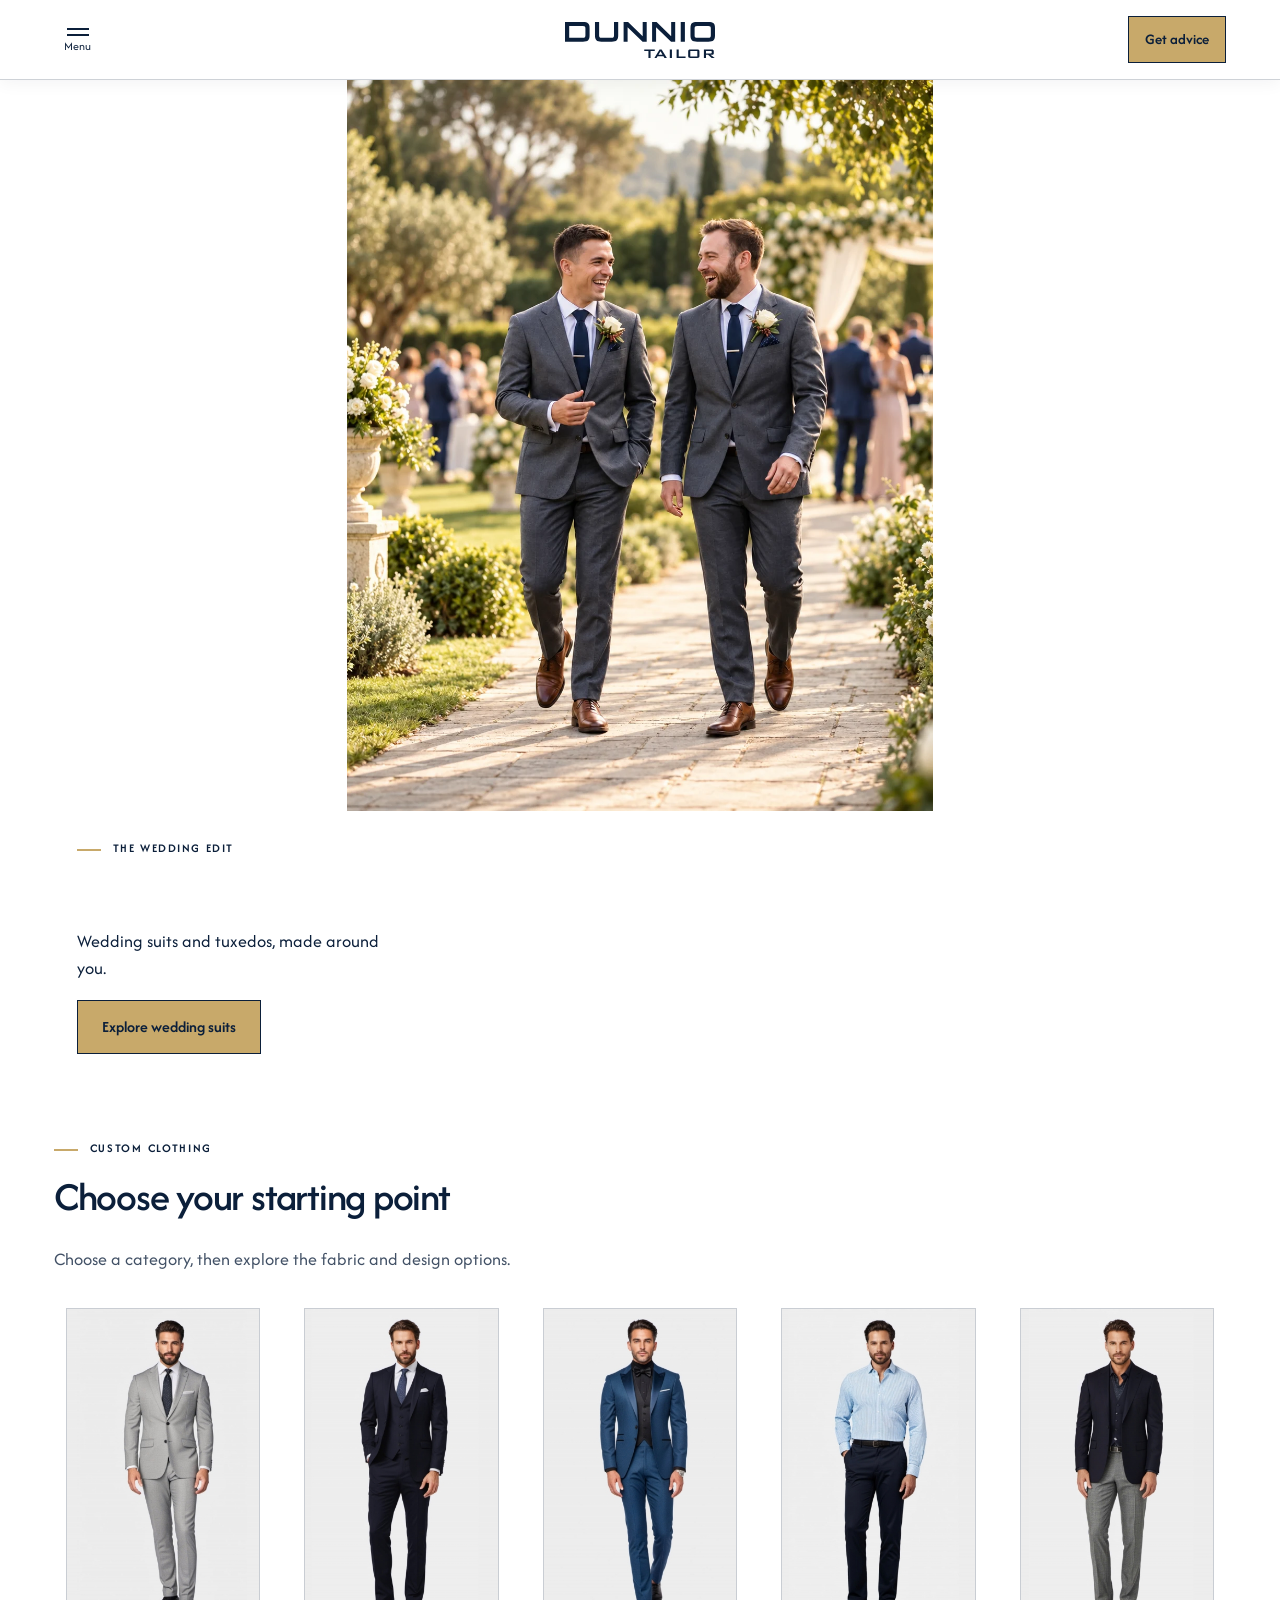
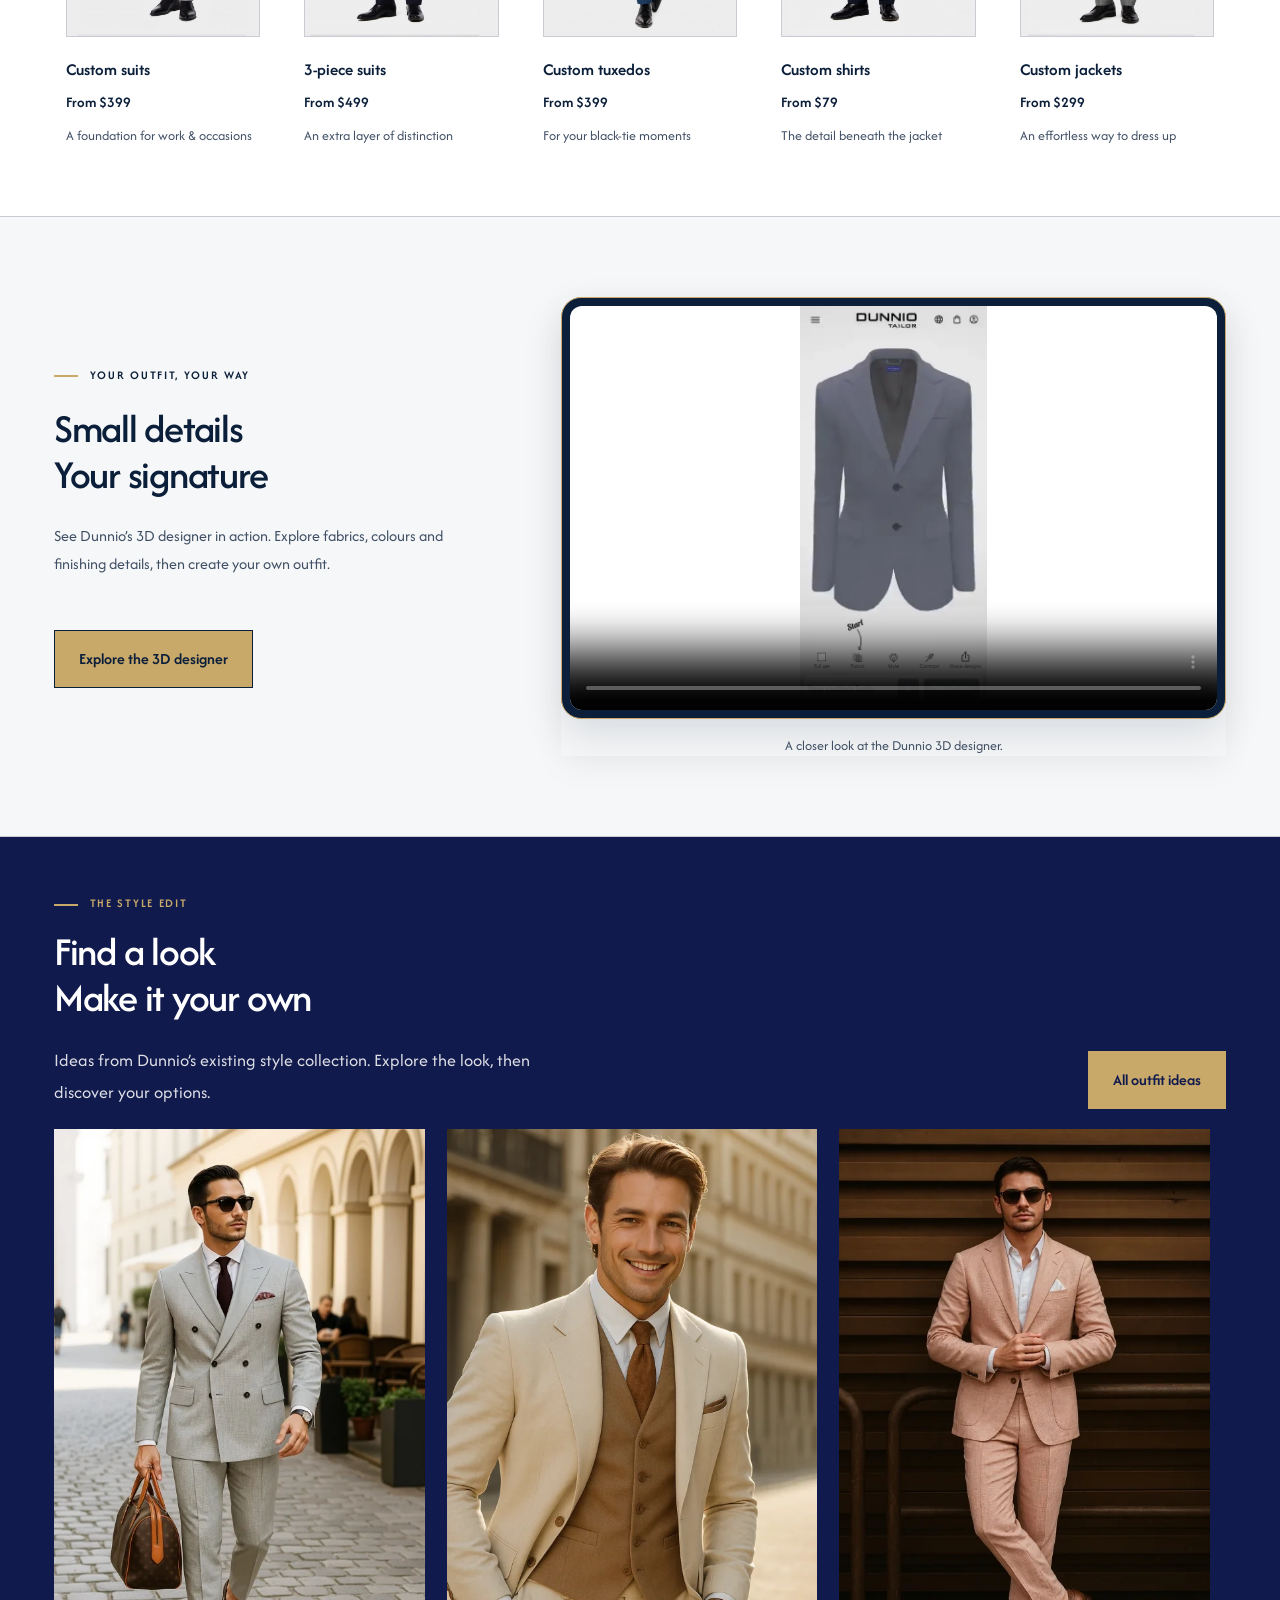
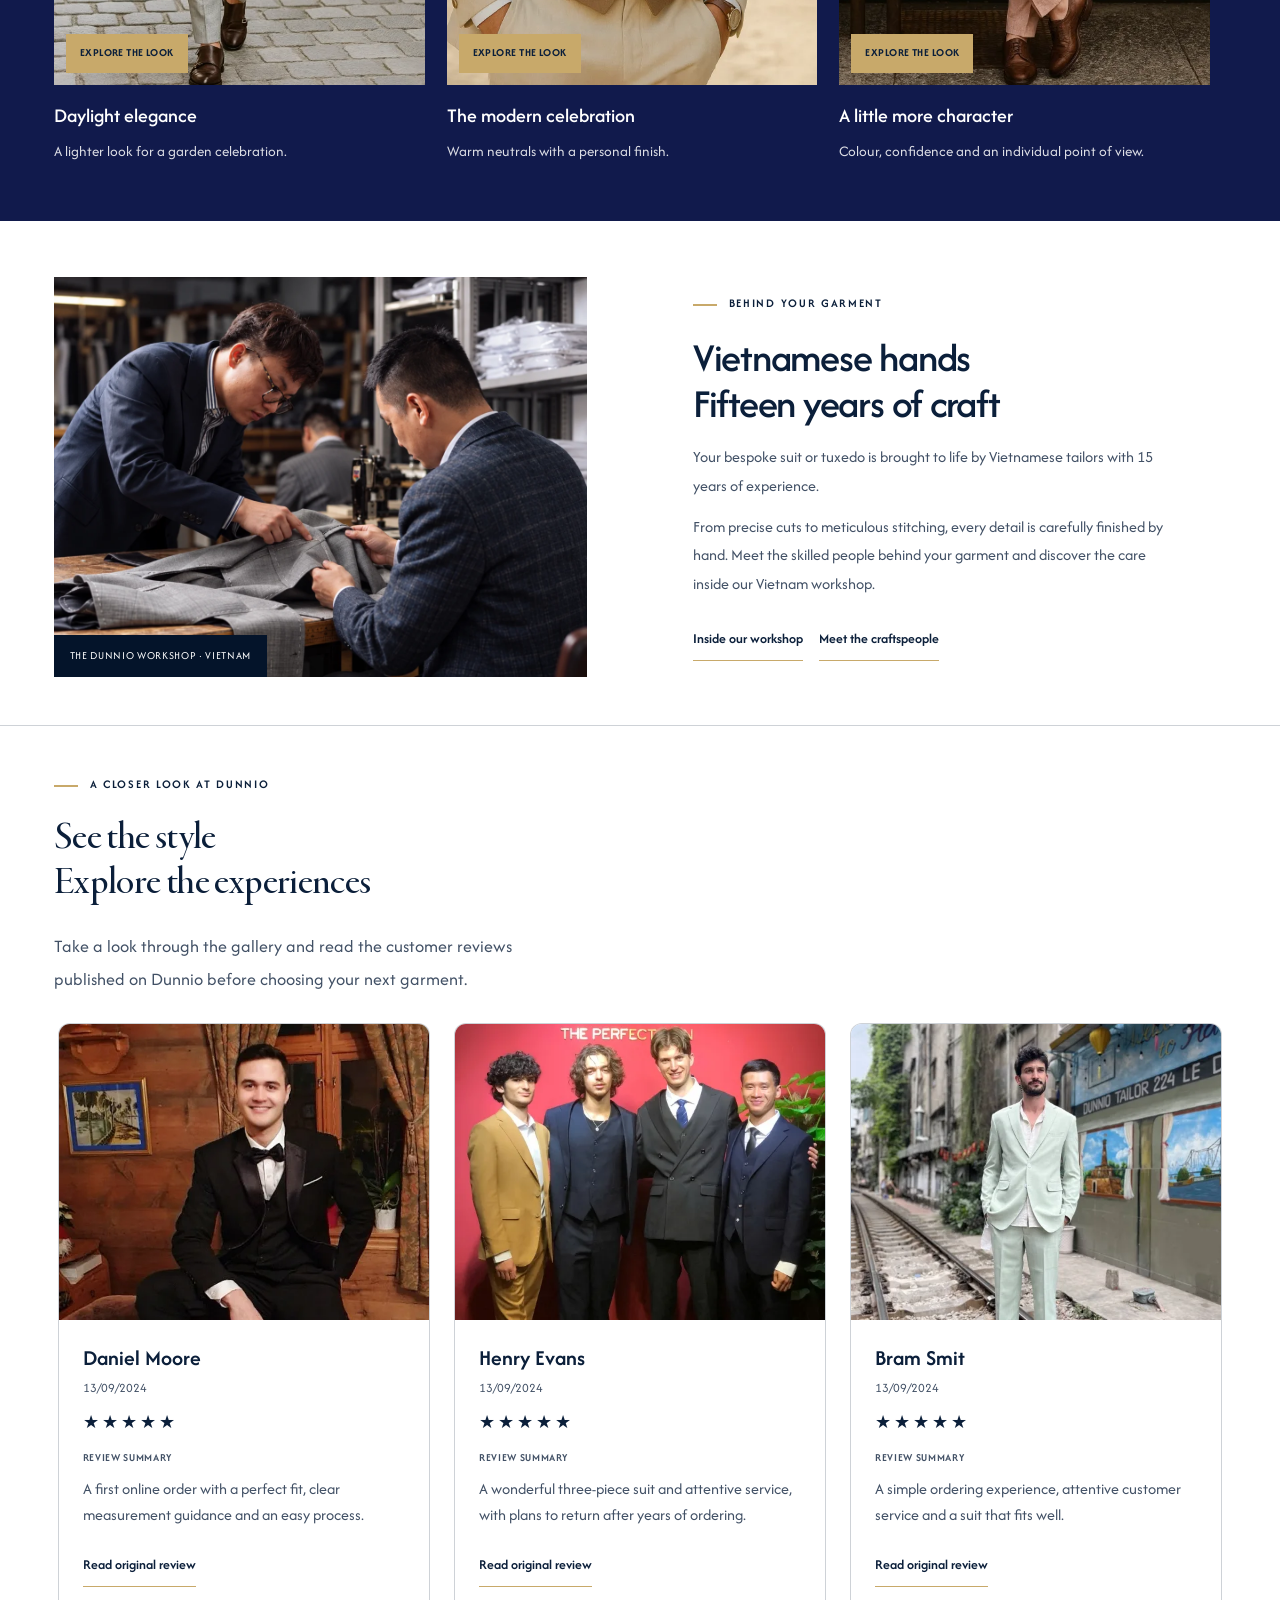
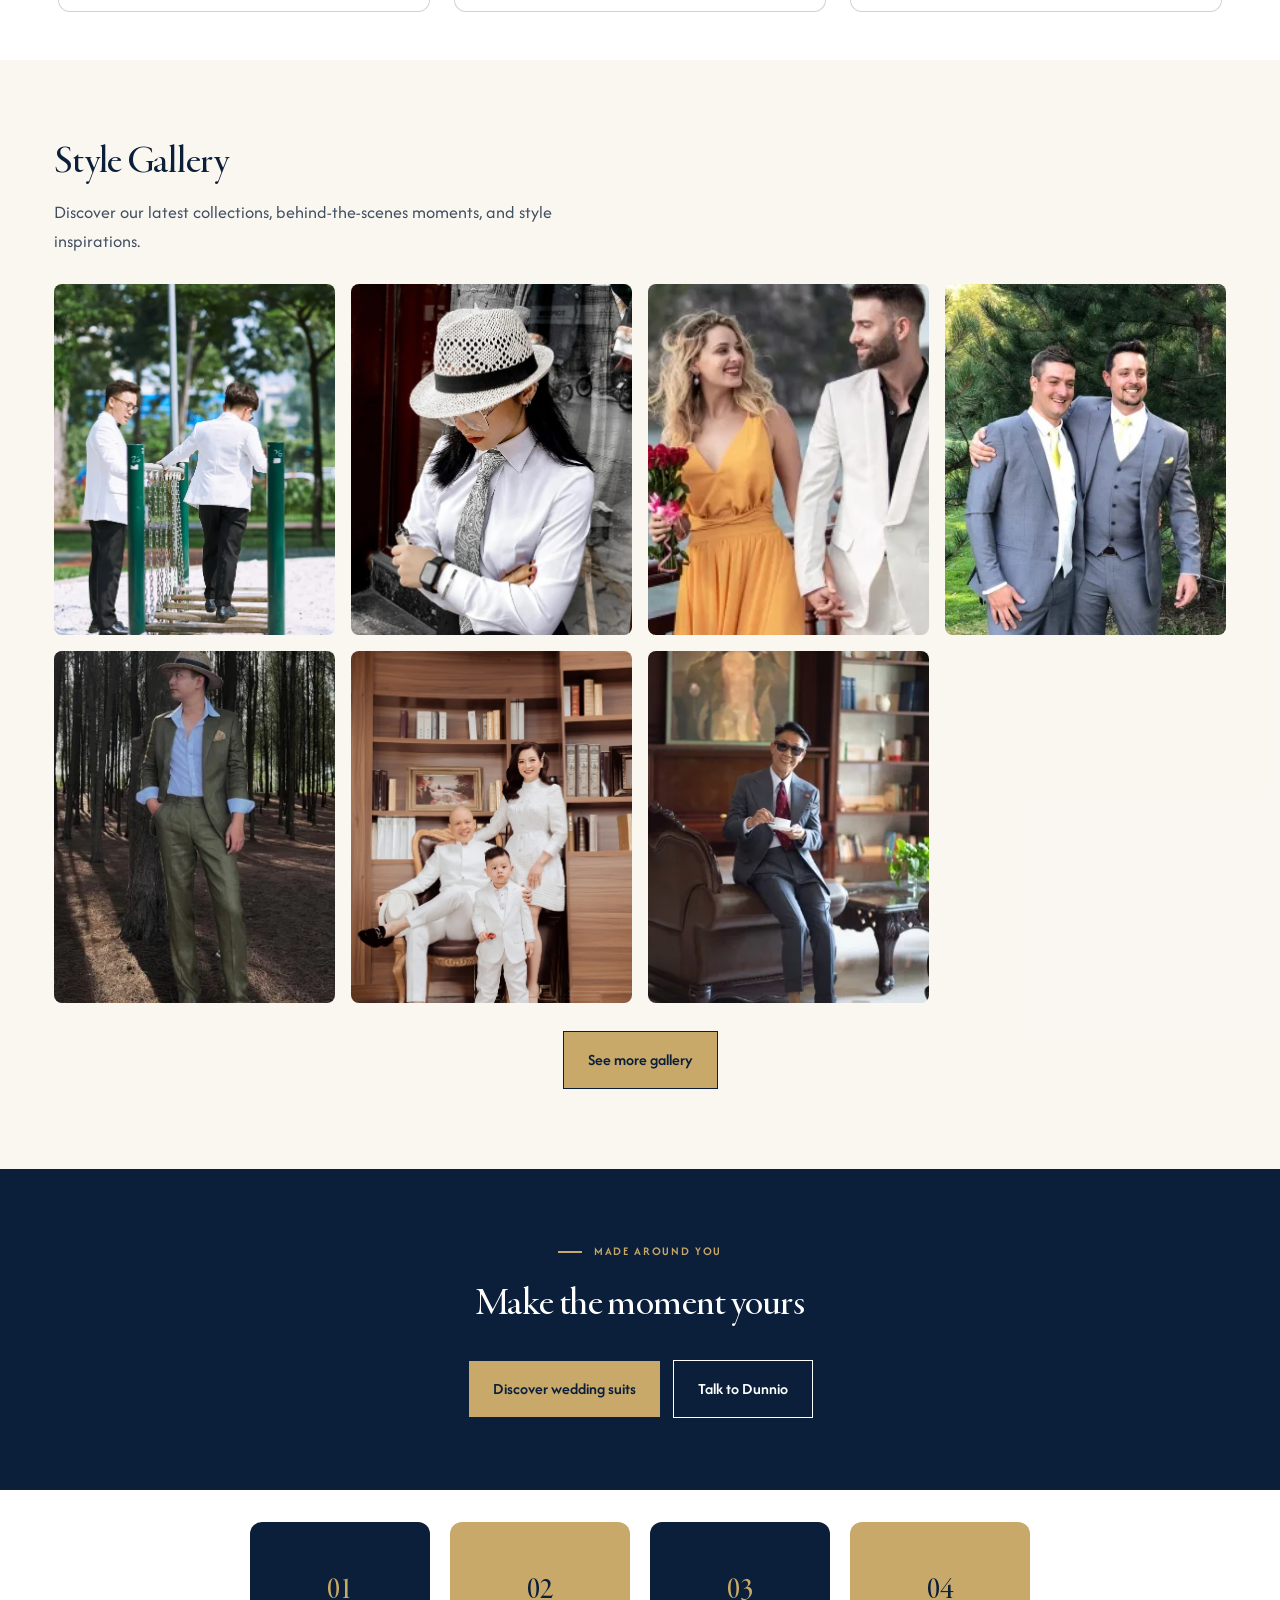
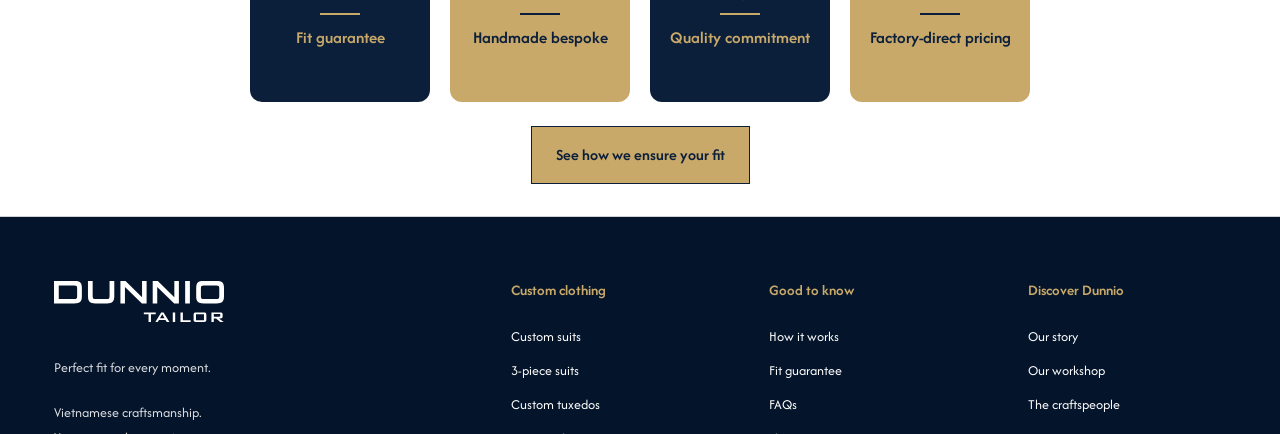
<file: v3.2-wedding-story.html>
<!doctype html>
<html lang="en">
<head>
<meta charset="utf-8">
<meta name="viewport" content="width=device-width,initial-scale=1">
<meta name="robots" content="noindex,nofollow">
<title>Wedding Story v3.2 · Dunnio Tailor</title>
<meta name="description" content="Wedding Story v3.2: bespoke wedding tailoring, Vietnamese craftsmanship and customer inspiration.">
<link rel="icon" href="assets/favicon.svg" type="image/svg+xml">
<link rel="stylesheet" href="assets/fonts.css?v=typography-20261012">
<link rel="stylesheet" href="assets/styles.css?v=typography-20261012">
<link rel="stylesheet" href="assets/brand.css?v=banner-slides-20261012-r4">
<link rel="stylesheet" href="assets/fashion-heroes.css?v=banner-slides-20261012-r4">
<link rel="stylesheet" href="assets/navigation-system.css?v=banner-slides-20261012-r4">
<link rel="stylesheet" href="assets/wedding-variants.css?v=request21-r1">
<link rel="stylesheet" href="assets/wedding-final.css?v=request29-r1">
</head>
<body>
<div class="theme theme-3 wedding-variant wedding-32">
<a class="skip-link" href="#main">Skip to content</a>
<!--PRIMARY NAV START-->
<header class="site-header topbar-menu">
<h1 class="wordmark" aria-label="Dunnio Tailor">
<img class="logo-light" src="assets/images/logo.svg" alt="" width="150" height="36">
<img class="logo-dark" src="assets/images/logo-navy.svg" alt="" width="150" height="36">
</h1>
<div class="header-left">
<button class="menu-toggle" aria-label="Open navigation" aria-expanded="false" aria-controls="mobile-nav">
<span>
</span>
<span>
</span>
<small>Menu</small>
</button>
<nav class="desktop-nav" aria-label="Main navigation">
<button class="nav-trigger" data-menu="customize-outfit" aria-expanded="false" aria-controls="mega-customize-outfit">Customize outfit <span aria-hidden="true">⌄</span>
</button>
<button class="nav-trigger" data-menu="custom-clothing" aria-expanded="false" aria-controls="mega-custom-clothing">Custom clothing <span aria-hidden="true">⌄</span>
</button>
<button class="nav-trigger" data-menu="occasion" aria-expanded="false" aria-controls="mega-occasion">Occasion <span aria-hidden="true">⌄</span>
</button>
</nav>
</div>
<div class="header-actions">
<button class="clothing-shortcut" data-open-clothing aria-controls="mobile-nav">Custom clothing <span aria-hidden="true">⌄</span>
</button>
<a class="header-advice" href="https://dunniotailor.com/contact">Get advice</a>
</div>
<div id="mega-customize-outfit" class="mega-panel" aria-label="Customize outfit" hidden>
<div class="mega-heading">
<strong>Customize outfit</strong>
<button data-close-mega aria-label="Close Customize outfit menu">×</button>
</div>
<div class="mega-grid">
<section class="menu-group">
<h3>Outfit Sets</h3>
<a href="https://dunniotailor.com/3d-custom-outfit/suits.html">Suit</a>
<a href="https://dunniotailor.com/3d-custom-outfit/3piece-suits.html">3 Piece Suit</a>
<a href="https://dunniotailor.com/3d-custom-outfit/tuxedo.html">Tuxedo</a>
</section>
<section class="menu-group">
<h3>Individual Items</h3>
<a href="https://dunniotailor.com/3d-custom-outfit/jacket.html">Blazer</a>
<a href="https://dunniotailor.com/3d-custom-outfit/pant.html">Pants</a>
<a href="https://dunniotailor.com/3d-custom-outfit/shirt.html">Dress Shirts</a>
<a href="https://dunniotailor.com/3d-custom-outfit/vest.html">Vests</a>
<a href="https://dunniotailor.com/3d-custom-outfit/vintage-pant.html">Classic Pants</a>
<a href="https://dunniotailor.com/3d-custom-outfit/tuxedo-shirt.html">Tuxedo shirts</a>
</section>
</div>
</div>
<div id="mega-custom-clothing" class="mega-panel" aria-label="Custom clothing" hidden>
<div class="mega-heading">
<strong>Custom clothing</strong>
<button data-close-mega aria-label="Close Custom clothing menu">×</button>
</div>
<div class="mega-grid">
<section class="menu-group">
<h3>Suits</h3>
<a href="https://dunniotailor.com/men/custom-suits">Custom suits</a>
<a href="https://dunniotailor.com/men/3-pieces-suit">Custom 3 Piece Suits</a>
<a href="https://dunniotailor.com/men/wool-suits">Wool Suits</a>
<a href="https://dunniotailor.com/men/linen-suits">Linen Suits</a>
<a href="https://dunniotailor.com/men/cotton-suits">Cotton Suits</a>
<a href="https://dunniotailor.com/men/tweed-suits">Tweed Suits</a>
</section>
<section class="menu-group">
<h3>Shirts</h3>
<a href="https://dunniotailor.com/men/custom-dress-shirts">Custom Dress Shirts</a>
<a href="https://dunniotailor.com/men/cotton-shirts">Cotton Shirts</a>
<a href="https://dunniotailor.com/men/linen-shirts">Linen Shirts</a>
<a href="https://dunniotailor.com/men/twill-shirts">Twill Shirts</a>
<a href="https://dunniotailor.com/men/stretch-shirts">Stretch Shirts</a>
</section>
<section class="menu-group">
<h3>Pants</h3>
<a href="https://dunniotailor.com/men/custom-dress-pants">Custom Dress Pants</a>
<a href="https://dunniotailor.com/men/wool-pants">Wool Pants</a>
<a href="https://dunniotailor.com/men/linen-pants">Linen Pants</a>
<a href="https://dunniotailor.com/men/stretch-pants">Stretch Pants</a>
</section>
<section class="menu-group">
<h3>Blazers</h3>
<a href="https://dunniotailor.com/men/custom-blazers">Custom Blazers</a>
<a href="https://dunniotailor.com/men/wool-blazers">Wool Blazers</a>
<a href="https://dunniotailor.com/men/linen-blazers">Linen Blazers</a>
<a href="https://dunniotailor.com/men/cotton-blazers">Cotton Blazers</a>
</section>
<section class="menu-group">
<h3>Tuxedo</h3>
<a href="https://dunniotailor.com/men/custom-tuxedo">Custom Tuxedo</a>
<a href="https://dunniotailor.com/men/wool-tuxedos">Wool Tuxedos</a>
<a href="https://dunniotailor.com/men/velvet-tuxedos">Velvet Tuxedos</a>
<a href="https://dunniotailor.com/men/stretch-tuxedos">Stretch Tuxedos</a>
<a href="https://dunniotailor.com/men/silk-blend-tuxedos">Silk Blend Tuxedos</a>
</section>
</div>
</div>
<div id="mega-occasion" class="mega-panel" aria-label="Occasion" hidden>
<div class="mega-heading">
<strong>Occasion</strong>
<button data-close-mega aria-label="Close Occasion menu">×</button>
</div>
<div class="mega-grid">
<section class="menu-group">
<h3>Wedding suits</h3>
<a href="https://dunniotailor.com/men/groom-suit">Groom Suit</a>
<a href="https://dunniotailor.com/men/wedding-tuxedos">Wedding Tuxedos</a>
<a href="https://dunniotailor.com/men/groomsmen-suits">Groomsmen Suits</a>
<a href="https://dunniotailor.com/men/wedding-guest-suits">Wedding Guest Suits</a>
<a href="https://dunniotailor.com/men/linen-wedding-suits">Linen Wedding Suits</a>
<a href="https://dunniotailor.com/men/wedding-vest">Wedding Waistcoats</a>
</section>
<section class="menu-group">
<h3>Business</h3>
<a href="https://dunniotailor.com/men/business-suits">Business Suits</a>
<a href="https://dunniotailor.com/men/interview-suits">Interview Suits</a>
<a href="https://dunniotailor.com/men/business-blazers">Business Blazers</a>
<a href="https://dunniotailor.com/men/custom-dress-shirts">Dress Shirts</a>
<a href="https://dunniotailor.com/men/custom-pants">Custom Pants</a>
</section>
<section class="menu-group">
<h3>Formal Events</h3>
<a href="https://dunniotailor.com/men/formal-suits">Formal Suits</a>
<a href="https://dunniotailor.com/men/black-tie-tuxedos">Black Tie Tuxedos</a>
<a href="https://dunniotailor.com/men/gala-dinner">Gala Dinner</a>
<a href="https://dunniotailor.com/men/awards-ceremony">Awards Ceremony</a>
</section>
<section class="menu-group">
<h3>Party</h3>
<a href="https://dunniotailor.com/men/party-suits">Party Suits</a>
<a href="https://dunniotailor.com/men/birthday-party">Birthday Party</a>
<a href="https://dunniotailor.com/men/christmas-party">Christmas Party</a>
<a href="https://dunniotailor.com/men/new-year-party">New Year Party</a>
</section>
<section class="menu-group">
<h3>Casual</h3>
<a href="https://dunniotailor.com/men/smart-casual">Smart Casual</a>
<a href="https://dunniotailor.com/men/vacation-outfit">Vacation Outfit</a>
<a href="https://dunniotailor.com/men/weekend-style">Weekend Style</a>
</section>
</div>
</div>
<div id="mega-shop" class="mega-panel" aria-label="Shop" hidden>
<div class="mega-heading">
<strong>Shop</strong>
<button data-close-mega aria-label="Close Shop menu">×</button>
</div>
<div class="mega-grid">
<section class="menu-group">
<a href="https://dunniotailor.com/neck-ties.html">Neck ties</a>
</section>
<section class="menu-group">
<a href="https://dunniotailor.com/cufflinks.html">Cufflinks</a>
</section>
<section class="menu-group">
<a href="https://dunniotailor.com/bow-ties.html">Bow ties</a>
</section>
<section class="menu-group">
<a href="https://dunniotailor.com/suspender.html">Suspender</a>
</section>
</div>
</div>
<div id="mega-explore" class="mega-panel" aria-label="Explore" hidden>
<div class="mega-heading">
<strong>Explore</strong>
<button data-close-mega aria-label="Close Explore menu">×</button>
</div>
<div class="mega-grid">
<section class="menu-group">
<h3>Customers</h3>
<a href="https://dunniotailor.com/feedback">Reviews</a>
<a href="https://dunniotailor.com/procedure">How It Works</a>
<a href="https://dunniotailor.com/fit-guarantee">Fit Guarantee</a>
</section>
<section class="menu-group">
<h3>Support</h3>
<a href="https://dunniotailor.com/contact">Contact Us</a>
<a href="https://dunniotailor.com/faqs">FAQs</a>
<a href="https://dunniotailor.com/shipping-returns.html">Shipping &amp; Returns</a>
</section>
<section class="menu-group">
<h3>Policies</h3>
<a href="https://dunniotailor.com/terms-and-conditions">Terms &amp; Conditions</a>
<a href="https://dunniotailor.com/privacy-policy.html">Privacy Policy</a>
</section>
<section class="menu-group">
<h3>About Us</h3>
<a href="https://dunniotailor.com/about">About Us</a>
<a href="https://dunniotailor.com/our-workshop">Our Workshop</a>
<a href="https://dunniotailor.com/our-tailors">Craftsmanship</a>
<a href="https://dunniotailor.com/partner">Partner With Us</a>
</section>
</div>
</div>
</header>
<div id="mobile-nav" class="mobile-nav responsive-drawer" role="dialog" aria-modal="true" aria-label="Dunnio navigation" hidden>
<div class="drawer-header">
<span aria-label="Dunnio Tailor">
<img src="assets/images/logo-navy.svg" alt="Dunnio Tailor" width="150" height="36">
</span>
<button class="menu-close" aria-label="Close navigation">×</button>
</div>
<nav class="drawer-home" aria-label="Main categories">
<p class="eyebrow">EXPLORE DUNNIO</p>
<button data-mobile-panel="customize-outfit">Customize outfit <span aria-hidden="true">→</span>
</button>
<button data-mobile-panel="custom-clothing">Custom clothing <span aria-hidden="true">→</span>
</button>
<button data-mobile-panel="occasion">Occasion <span aria-hidden="true">→</span>
</button>
<button data-mobile-panel="shop">Shop <span aria-hidden="true">→</span>
</button>
<a href="https://dunniotailor.com/blog">Blog</a>
<button data-mobile-panel="explore">Explore <span aria-hidden="true">→</span>
</button>
<a href="https://dunniotailor.com/contact">Get advice</a>
</nav>
<div class="drawer-panel" data-panel="customize-outfit" hidden>
<button class="drawer-back" data-mobile-home>← Main menu</button>
<h2 tabindex="-1">Customize outfit</h2>
<nav aria-label="Customize outfit categories">
<section class="menu-group">
<h3>Outfit Sets</h3>
<a href="https://dunniotailor.com/3d-custom-outfit/suits.html">Suit</a>
<a href="https://dunniotailor.com/3d-custom-outfit/3piece-suits.html">3 Piece Suit</a>
<a href="https://dunniotailor.com/3d-custom-outfit/tuxedo.html">Tuxedo</a>
</section>
<section class="menu-group">
<h3>Individual Items</h3>
<a href="https://dunniotailor.com/3d-custom-outfit/jacket.html">Blazer</a>
<a href="https://dunniotailor.com/3d-custom-outfit/pant.html">Pants</a>
<a href="https://dunniotailor.com/3d-custom-outfit/shirt.html">Dress Shirts</a>
<a href="https://dunniotailor.com/3d-custom-outfit/vest.html">Vests</a>
<a href="https://dunniotailor.com/3d-custom-outfit/vintage-pant.html">Classic Pants</a>
<a href="https://dunniotailor.com/3d-custom-outfit/tuxedo-shirt.html">Tuxedo shirts</a>
</section>
</nav>
</div>
<div class="drawer-panel" data-panel="custom-clothing" hidden>
<button class="drawer-back" data-mobile-home>← Main menu</button>
<h2 tabindex="-1">Custom clothing</h2>
<nav aria-label="Custom clothing categories">
<section class="menu-group">
<h3>Suits</h3>
<a href="https://dunniotailor.com/men/custom-suits">Custom suits</a>
<a href="https://dunniotailor.com/men/3-pieces-suit">Custom 3 Piece Suits</a>
<a href="https://dunniotailor.com/men/wool-suits">Wool Suits</a>
<a href="https://dunniotailor.com/men/linen-suits">Linen Suits</a>
<a href="https://dunniotailor.com/men/cotton-suits">Cotton Suits</a>
<a href="https://dunniotailor.com/men/tweed-suits">Tweed Suits</a>
</section>
<section class="menu-group">
<h3>Shirts</h3>
<a href="https://dunniotailor.com/men/custom-dress-shirts">Custom Dress Shirts</a>
<a href="https://dunniotailor.com/men/cotton-shirts">Cotton Shirts</a>
<a href="https://dunniotailor.com/men/linen-shirts">Linen Shirts</a>
<a href="https://dunniotailor.com/men/twill-shirts">Twill Shirts</a>
<a href="https://dunniotailor.com/men/stretch-shirts">Stretch Shirts</a>
</section>
<section class="menu-group">
<h3>Pants</h3>
<a href="https://dunniotailor.com/men/custom-dress-pants">Custom Dress Pants</a>
<a href="https://dunniotailor.com/men/wool-pants">Wool Pants</a>
<a href="https://dunniotailor.com/men/linen-pants">Linen Pants</a>
<a href="https://dunniotailor.com/men/stretch-pants">Stretch Pants</a>
</section>
<section class="menu-group">
<h3>Blazers</h3>
<a href="https://dunniotailor.com/men/custom-blazers">Custom Blazers</a>
<a href="https://dunniotailor.com/men/wool-blazers">Wool Blazers</a>
<a href="https://dunniotailor.com/men/linen-blazers">Linen Blazers</a>
<a href="https://dunniotailor.com/men/cotton-blazers">Cotton Blazers</a>
</section>
<section class="menu-group">
<h3>Tuxedo</h3>
<a href="https://dunniotailor.com/men/custom-tuxedo">Custom Tuxedo</a>
<a href="https://dunniotailor.com/men/wool-tuxedos">Wool Tuxedos</a>
<a href="https://dunniotailor.com/men/velvet-tuxedos">Velvet Tuxedos</a>
<a href="https://dunniotailor.com/men/stretch-tuxedos">Stretch Tuxedos</a>
<a href="https://dunniotailor.com/men/silk-blend-tuxedos">Silk Blend Tuxedos</a>
</section>
</nav>
</div>
<div class="drawer-panel" data-panel="occasion" hidden>
<button class="drawer-back" data-mobile-home>← Main menu</button>
<h2 tabindex="-1">Occasion</h2>
<nav aria-label="Occasion categories">
<section class="menu-group">
<h3>Wedding suits</h3>
<a href="https://dunniotailor.com/men/groom-suit">Groom Suit</a>
<a href="https://dunniotailor.com/men/wedding-tuxedos">Wedding Tuxedos</a>
<a href="https://dunniotailor.com/men/groomsmen-suits">Groomsmen Suits</a>
<a href="https://dunniotailor.com/men/wedding-guest-suits">Wedding Guest Suits</a>
<a href="https://dunniotailor.com/men/linen-wedding-suits">Linen Wedding Suits</a>
<a href="https://dunniotailor.com/men/wedding-vest">Wedding Waistcoats</a>
</section>
<section class="menu-group">
<h3>Business</h3>
<a href="https://dunniotailor.com/men/business-suits">Business Suits</a>
<a href="https://dunniotailor.com/men/interview-suits">Interview Suits</a>
<a href="https://dunniotailor.com/men/business-blazers">Business Blazers</a>
<a href="https://dunniotailor.com/men/custom-dress-shirts">Dress Shirts</a>
<a href="https://dunniotailor.com/men/custom-pants">Custom Pants</a>
</section>
<section class="menu-group">
<h3>Formal Events</h3>
<a href="https://dunniotailor.com/men/formal-suits">Formal Suits</a>
<a href="https://dunniotailor.com/men/black-tie-tuxedos">Black Tie Tuxedos</a>
<a href="https://dunniotailor.com/men/gala-dinner">Gala Dinner</a>
<a href="https://dunniotailor.com/men/awards-ceremony">Awards Ceremony</a>
</section>
<section class="menu-group">
<h3>Party</h3>
<a href="https://dunniotailor.com/men/party-suits">Party Suits</a>
<a href="https://dunniotailor.com/men/birthday-party">Birthday Party</a>
<a href="https://dunniotailor.com/men/christmas-party">Christmas Party</a>
<a href="https://dunniotailor.com/men/new-year-party">New Year Party</a>
</section>
<section class="menu-group">
<h3>Casual</h3>
<a href="https://dunniotailor.com/men/smart-casual">Smart Casual</a>
<a href="https://dunniotailor.com/men/vacation-outfit">Vacation Outfit</a>
<a href="https://dunniotailor.com/men/weekend-style">Weekend Style</a>
</section>
</nav>
</div>
<div class="drawer-panel" data-panel="shop" hidden>
<button class="drawer-back" data-mobile-home>← Main menu</button>
<h2 tabindex="-1">Shop</h2>
<nav aria-label="Shop categories">
<section class="menu-group">
<a href="https://dunniotailor.com/neck-ties.html">Neck ties</a>
</section>
<section class="menu-group">
<a href="https://dunniotailor.com/cufflinks.html">Cufflinks</a>
</section>
<section class="menu-group">
<a href="https://dunniotailor.com/bow-ties.html">Bow ties</a>
</section>
<section class="menu-group">
<a href="https://dunniotailor.com/suspender.html">Suspender</a>
</section>
</nav>
</div>
<div class="drawer-panel" data-panel="explore" hidden>
<button class="drawer-back" data-mobile-home>← Main menu</button>
<h2 tabindex="-1">Explore</h2>
<nav aria-label="Explore categories">
<section class="menu-group">
<h3>Customers</h3>
<a href="https://dunniotailor.com/feedback">Reviews</a>
<a href="https://dunniotailor.com/procedure">How It Works</a>
<a href="https://dunniotailor.com/fit-guarantee">Fit Guarantee</a>
</section>
<section class="menu-group">
<h3>Support</h3>
<a href="https://dunniotailor.com/contact">Contact Us</a>
<a href="https://dunniotailor.com/faqs">FAQs</a>
<a href="https://dunniotailor.com/shipping-returns.html">Shipping &amp; Returns</a>
</section>
<section class="menu-group">
<h3>Policies</h3>
<a href="https://dunniotailor.com/terms-and-conditions">Terms &amp; Conditions</a>
<a href="https://dunniotailor.com/privacy-policy.html">Privacy Policy</a>
</section>
<section class="menu-group">
<h3>About Us</h3>
<a href="https://dunniotailor.com/about">About Us</a>
<a href="https://dunniotailor.com/our-workshop">Our Workshop</a>
<a href="https://dunniotailor.com/our-tailors">Craftsmanship</a>
<a href="https://dunniotailor.com/partner">Partner With Us</a>
</section>
</nav>
</div>
</div>
<!--PRIMARY NAV END-->
<main id="main">
<section class="hero hero-3 fashion-hero hockerty-hero" aria-label="Wedding Story" data-mobile-layout="3.2">
<div class="hero-media">
<picture data-banner="wedding-story" data-autoplay-delay="6000" tabindex="0" role="group" aria-label="Wedding banner. Swipe or use arrow keys to change image." aria-live="off">
<source data-device="compact" media="(max-width: 639px) and (max-height: 760px)" srcset="assets/banners/wedding-story-a-4x5.webp" width="1122" height="1402">
<source data-device="mobile" media="(max-width: 639px)" srcset="assets/banners/wedding-story-a-4x5.webp" width="1122" height="1402">
<source data-device="tablet" media="(max-width: 1199px)" srcset="assets/banners/wedding-story-a-5x3.webp" width="1600" height="960">
<img src="assets/banners/wedding-story-a-7x4.webp" width="1600" height="914" fetchpriority="high" alt="Two men in grey suits walking through a garden wedding">
</picture>
<div class="hero-copy">
<div class="fashion-heading">
<p class="eyebrow">THE WEDDING EDIT</p>
<h2 class="hero-title">Made for your moment</h2>
<p class="hero-subtitle">Wedding suits and tuxedos, made around you.</p>
</div>
<div class="actions">
<a class="button" href="https://dunniotailor.com/men/groom-suit" data-event="cta_click">Explore wedding suits</a>
</div>
</div>
</div>
</section>
<section class="section products" id="collection">
<div class="section-head">
<div>
<p class="eyebrow">CUSTOM CLOTHING</p>
<h2>Choose your starting point</h2>
<p class="lede">Choose a category, then explore the fabric and design options.</p>
</div>
</div> <div class="product-rail" tabindex="0" role="region" aria-label="Product categories" id="product-rail">
<a href="https://dunniotailor.com/men/custom-suits" class="product-card" data-category="suits" data-event="category_click">
<div class="product-image">
<img class="" src="assets/images/product-0.jpg" alt="Custom suits model" loading="lazy" decoding="async">
</div>
<div class="product-meta">
<h3>Custom suits</h3>
<strong>From $399</strong>
</div>
<p>A foundation for work & occasions</p>
</a>
<a href="https://dunniotailor.com/men/3-pieces-suit" class="product-card" data-category="suits" data-event="category_click">
<div class="product-image">
<img class="" src="assets/images/product-1.jpg" alt="3-piece suits model" loading="lazy" decoding="async">
</div>
<div class="product-meta">
<h3>3-piece suits</h3>
<strong>From $499</strong>
</div>
<p>An extra layer of distinction</p>
</a>
<a href="https://dunniotailor.com/men/custom-tuxedo" class="product-card" data-category="formal" data-event="category_click">
<div class="product-image">
<img class="" src="assets/images/product-2.jpg" alt="Custom tuxedos model" loading="lazy" decoding="async">
</div>
<div class="product-meta">
<h3>Custom tuxedos</h3>
<strong>From $399</strong>
</div>
<p>For your black-tie moments</p>
</a>
<a href="https://dunniotailor.com/men/custom-dress-shirts" class="product-card" data-category="shirts" data-event="category_click">
<div class="product-image">
<img class="" src="assets/images/product-3.jpg" alt="Custom shirts model" loading="lazy" decoding="async">
</div>
<div class="product-meta">
<h3>Custom shirts</h3>
<strong>From $79</strong>
</div>
<p>The detail beneath the jacket</p>
</a>
<a href="https://dunniotailor.com/men/custom-blazers" class="product-card" data-category="suits" data-event="category_click">
<div class="product-image">
<img class="" src="assets/images/product-4.jpg" alt="Custom jackets model" loading="lazy" decoding="async">
</div>
<div class="product-meta">
<h3>Custom jackets</h3>
<strong>From $299</strong>
</div>
<p>An effortless way to dress up</p>
</a>
</div>
</section>
<section class="section studio-section" id="studio">
<div class="studio-intro">
<p class="eyebrow">YOUR OUTFIT, YOUR WAY</p>
<h2>Small details<br>Your signature</h2>
<p>See Dunnio’s 3D designer in action. Explore fabrics, colours and finishing details, then create your own outfit.</p>
<a class="button" href="https://dunniotailor.com/3d-custom-outfit/suits.html" data-event="cta_click">Explore the 3D designer</a>
</div>
<div class="studio-board studio-video-board" data-studio-video>
<div class="studio-device-frame">
<video class="studio-video" width="1600" height="1000" poster="assets/videos/dunnio-custom-outfit-desktop-poster.webp" controls muted loop playsinline preload="none" aria-label="Dunnio 3D outfit designer demonstration" aria-describedby="studio-video-caption">
<source data-device="desktop" src="assets/videos/dunnio-custom-outfit-desktop.mp4" type="video/mp4" media="(min-width: 1200px)" data-width="1600" data-height="1000" data-poster="assets/videos/dunnio-custom-outfit-desktop-poster.webp">
<source data-device="tablet" src="assets/videos/dunnio-custom-outfit-tablet.mp4" type="video/mp4" media="(640px <= width < 1200px)" data-width="834" data-height="1194" data-poster="assets/videos/dunnio-custom-outfit-tablet-poster.webp">
<source data-device="mobile" src="assets/videos/dunnio-custom-outfit-mobile.mp4" type="video/mp4" media="(width < 640px)" data-width="390" data-height="844" data-poster="assets/videos/dunnio-custom-outfit-mobile-poster.webp">Your browser does not support this video. <a href="assets/videos/dunnio-custom-outfit-desktop.mp4">Watch the designer demonstration</a>.</video>
</div>
<p class="studio-video-caption" id="studio-video-caption">A closer look at the Dunnio 3D designer.</p>
<p class="studio-video-error" data-video-error hidden>Video unavailable. <a href="assets/videos/dunnio-custom-outfit-desktop.mp4" data-video-link>Open the demonstration video</a>
</p>
<noscript>
<p>Watch the recording for your screen: <a href="assets/videos/dunnio-custom-outfit-desktop.mp4">PC</a> · <a href="assets/videos/dunnio-custom-outfit-tablet.mp4">Tablet</a> · <a href="assets/videos/dunnio-custom-outfit-mobile.mp4">Mobile</a>.</p>
</noscript>
</div>
</section>
<section class="section looks-section" id="inspiration">
<div class="section-head">
<div>
<p class="eyebrow">THE STYLE EDIT</p>
<h2>Find a look<br>Make it your own</h2>
<p class="lede">Ideas from Dunnio’s existing style collection. Explore the look, then discover your options.</p>
</div>
<a class="button outfit-ideas-button" href="https://dunniotailor.com/outfit-ideas" data-event="cta_click">All outfit ideas</a>
</div>
<div class="look-rail" tabindex="0" role="region" aria-label="Outfit ideas" id="look-rail">
<a class="look-card" href="https://dunniotailor.com/silver-groom-outfit-idea.html" data-event="look_click">
<div>
<img class="" src="assets/images/garden-large.webp" alt="Daylight elegance" loading="lazy" decoding="async">
<span class="look-label">EXPLORE THE LOOK</span>
</div>
<h3>Daylight elegance</h3>
<p>A lighter look for a garden celebration.</p>
</a>
<a class="look-card" href="https://dunniotailor.com/soft-pink-outfit-idea.html" data-event="look_click">
<div>
<img class="" src="assets/images/formal-large.webp" alt="The modern celebration" loading="lazy" decoding="async">
<span class="look-label">EXPLORE THE LOOK</span>
</div>
<h3>The modern celebration</h3>
<p>Warm neutrals with a personal finish.</p>
</a>
<a class="look-card" href="https://dunniotailor.com/outfit-ideas-072025.html" data-event="look_click">
<div>
<img class="" src="assets/images/couple-large.webp" alt="A little more character" loading="lazy" decoding="async">
<span class="look-label">EXPLORE THE LOOK</span>
</div>
<h3>A little more character</h3>
<p>Colour, confidence and an individual point of view.</p>
</a>
<a class="look-card" href="https://dunniotailor.com/outfit-ideas-032025.html" data-event="look_click">
<div>
<img class="" src="assets/images/editorial-large.webp" alt="Away from the ordinary" loading="lazy" decoding="async">
<span class="look-label">EXPLORE THE LOOK</span>
</div>
<h3>Away from the ordinary</h3>
<p>Considered tailoring for a relaxed setting.</p>
</a>
</div>
</section>
<section class="section craft-section" id="craft">
<div class="craft-grid">
<div class="craft-photo">
<img class="" src="assets/images/workshop-2.webp" alt="Workshop image from Dunnio’s current website" loading="lazy" decoding="async">
<span class="photo-caption">THE DUNNIO WORKSHOP · VIETNAM</span>
</div>
<div class="craft-copy">
<p class="eyebrow">BEHIND YOUR GARMENT</p>
<h2>Vietnamese hands<br>Fifteen years of craft</h2>
<p class="lede">Your bespoke suit or tuxedo is brought to life by Vietnamese tailors with 15 years of experience.</p>
<p>From precise cuts to meticulous stitching, every detail is carefully finished by hand. Meet the skilled people behind your garment and discover the care inside our Vietnam workshop.</p>
<div class="craft-links">
<a class="text-link" href="https://dunniotailor.com/our-workshop" data-event="cta_click">Inside our workshop</a>
<a class="text-link" href="https://dunniotailor.com/our-tailors" data-event="cta_click">Meet the craftspeople</a>
</div>
</div>
</div>
</section>
<section class="section community-section">
<div>
<p class="eyebrow">A CLOSER LOOK AT DUNNIO</p>
<h2>See the style<br>Explore the experiences</h2>
<p class="lede">Take a look through the gallery and read the customer reviews published on Dunnio before choosing your next garment.</p>
</div>
<div class="review-rail" id="review-rail" tabindex="0" role="region" aria-label="Customer reviews">
<article class="review-item d-flex">
<div class="review-item-thumbnail">
<img src="assets/images/feedback-1.webp" width="555" height="557" loading="lazy" decoding="async" alt="Dunnio customer Daniel Moore">
</div>
<div class="review-item-content">
<h3 class="review-item-title">Daniel Moore</h3>
<time class="review-item-time" datetime="2024-09-13">13/09/2024</time>
<div class="review-item-rating" aria-label="5 out of 5 stars">
<span aria-hidden="true">★★★★★</span>
</div>
<p class="review-summary-label">Review summary</p>
<p class="review-item-content-inner">A first online order with a perfect fit, clear measurement guidance and an easy process.</p>
<a class="text-link" href="https://dunniotailor.com/feedback">Read original review</a>
</div>
</article>
<article class="review-item d-flex">
<div class="review-item-thumbnail">
<img src="assets/images/feedback-2.webp" width="555" height="557" loading="lazy" decoding="async" alt="Dunnio customer Henry Evans">
</div>
<div class="review-item-content">
<h3 class="review-item-title">Henry Evans</h3>
<time class="review-item-time" datetime="2024-09-13">13/09/2024</time>
<div class="review-item-rating" aria-label="5 out of 5 stars">
<span aria-hidden="true">★★★★★</span>
</div>
<p class="review-summary-label">Review summary</p>
<p class="review-item-content-inner">A wonderful three-piece suit and attentive service, with plans to return after years of ordering.</p>
<a class="text-link" href="https://dunniotailor.com/feedback">Read original review</a>
</div>
</article>
<article class="review-item d-flex">
<div class="review-item-thumbnail">
<img src="assets/images/feedback-3.webp" width="555" height="557" loading="lazy" decoding="async" alt="Dunnio customer Bram Smit">
</div>
<div class="review-item-content">
<h3 class="review-item-title">Bram Smit</h3>
<time class="review-item-time" datetime="2024-09-13">13/09/2024</time>
<div class="review-item-rating" aria-label="5 out of 5 stars">
<span aria-hidden="true">★★★★★</span>
</div>
<p class="review-summary-label">Review summary</p>
<p class="review-item-content-inner">A simple ordering experience, attentive customer service and a suit that fits well.</p>
<a class="text-link" href="https://dunniotailor.com/feedback">Read original review</a>
</div>
</article>
<article class="review-item d-flex">
<div class="review-item-thumbnail">
<img src="assets/images/feedback-4.webp" width="555" height="557" loading="lazy" decoding="async" alt="Dunnio customer Elias">
</div>
<div class="review-item-content">
<h3 class="review-item-title">Elias</h3>
<time class="review-item-time" datetime="2024-09-13">13/09/2024</time>
<div class="review-item-rating" aria-label="5 out of 5 stars">
<span aria-hidden="true">★★★★★</span>
</div>
<p class="review-summary-label">Review summary</p>
<p class="review-item-content-inner">Fitting issues were resolved professionally, with helpful customer service.</p>
<a class="text-link" href="https://dunniotailor.com/feedback">Read original review</a>
</div>
</article>
<article class="review-item d-flex">
<div class="review-item-thumbnail">
<img src="assets/images/feedback-5.webp" width="555" height="557" loading="lazy" decoding="async" alt="Dunnio customer Mendel Pevzner">
</div>
<div class="review-item-content">
<h3 class="review-item-title">Mendel Pevzner</h3>
<time class="review-item-time" datetime="2024-09-13">13/09/2024</time>
<div class="review-item-rating" aria-label="5 out of 5 stars">
<span aria-hidden="true">★★★★★</span>
</div>
<p class="review-summary-label">Review summary</p>
<p class="review-item-content-inner">A beautiful jacket for a proposal, and a wish to return to Vietnam.</p>
<a class="text-link" href="https://dunniotailor.com/feedback">Read original review</a>
</div>
</article>
<article class="review-item d-flex">
<div class="review-item-thumbnail">
<img src="assets/images/feedback-6.webp" width="555" height="557" loading="lazy" decoding="async" alt="Dunnio customer David Miller">
</div>
<div class="review-item-content">
<h3 class="review-item-title">David Miller</h3>
<time class="review-item-time" datetime="2024-09-13">13/09/2024</time>
<div class="review-item-rating" aria-label="5 out of 5 stars">
<span aria-hidden="true">★★★★★</span>
</div>
<p class="review-summary-label">Review summary</p>
<p class="review-item-content-inner">Wedding suits for the groom and his brothers, with fabric variety and careful attention to detail.</p>
<a class="text-link" href="https://dunniotailor.com/feedback">Read original review</a>
</div>
</article>
</div>
</section>
<section class="section gallery-section" id="gallery" aria-labelledby="gallery-title">
<div class="gallery-section-inner">
<div class="row flex-row alg-center">
<div class="col-xs-12 col-md-8">
<h2 id="gallery-title" class="section-title gallery-section-title font-primary mt-0">Style Gallery</h2>
<div class="section-desc">Discover our latest collections, behind-the-scenes moments, and style inspirations.</div>
</div>
<div class="col-xs-12 col-md-12">
<div class="gallery-section-list-wrapper">
<div class="gallery-section-list">
<a class="gallery-item d-block" href="https://dunniotailor.com/sites/default/files/styles/style_default/public/2b3a9570.jpg?itok=bECUyrai" target="_blank" rel="noopener noreferrer" aria-label="View photograph: Customer in a tailored suit">
<img src="assets/images/gallery-1.webp" width="565" height="865" loading="lazy" decoding="async" alt="Customer in a tailored suit">
</a>
<a class="gallery-item d-block" href="https://dunniotailor.com/sites/default/files/styles/style_default/public/13_3.jpg?itok=SeFoVy5O" target="_blank" rel="noopener noreferrer" aria-label="View photograph: Customer wearing Dunnio tailoring">
<img src="assets/images/gallery-2.webp" width="565" height="865" loading="lazy" decoding="async" alt="Customer wearing Dunnio tailoring">
</a>
<a class="gallery-item d-block" href="https://dunniotailor.com/sites/default/files/styles/style_default/public/11_4.jpg?itok=xnhfoica" target="_blank" rel="noopener noreferrer" aria-label="View photograph: A look from the Dunnio style gallery">
<img src="assets/images/gallery-3.webp" width="565" height="865" loading="lazy" decoding="async" alt="A look from the Dunnio style gallery">
</a>
<a class="gallery-item d-block" href="https://dunniotailor.com/sites/default/files/styles/style_default/public/kh10.jpg?itok=X-Kgyqd-" target="_blank" rel="noopener noreferrer" aria-label="View photograph: A customer style from Dunnio">
<img src="assets/images/gallery-4.webp" width="565" height="865" loading="lazy" decoding="async" alt="A customer style from Dunnio">
</a>
<a class="gallery-item d-block" href="https://dunniotailor.com/sites/default/files/styles/style_default/public/1_1_0.jpg?itok=4OI5DEBX" target="_blank" rel="noopener noreferrer" aria-label="View photograph: Personal tailoring from the Dunnio gallery">
<img src="assets/images/gallery-5.webp" width="565" height="865" loading="lazy" decoding="async" alt="Personal tailoring from the Dunnio gallery">
</a>
<a class="gallery-item d-block" href="https://dunniotailor.com/sites/default/files/styles/style_default/public/_dnt7080_0.jpg?itok=S4_39i13" target="_blank" rel="noopener noreferrer" aria-label="View photograph: A suit from the Dunnio collection">
<img src="assets/images/gallery-6.webp" width="565" height="865" loading="lazy" decoding="async" alt="A suit from the Dunnio collection">
</a>
<a class="gallery-item d-block" href="https://dunniotailor.com/sites/default/files/styles/style_default/public/_mg_4388.jpg?itok=arTH1qH-" target="_blank" rel="noopener noreferrer" aria-label="View photograph: Dunnio customer style inspiration">
<img src="assets/images/gallery-7.webp" width="565" height="865" loading="lazy" decoding="async" alt="Dunnio customer style inspiration">
</a>
</div>
</div>
</div>
<div class="col-xs-12 col-md-12 gallery-action">
<a href="https://dunniotailor.com/gallery.html" class="btn btn-primary button">See more gallery</a>
</div>
</div>
</div>
</section>
<section class="closing-section">
<p class="eyebrow">MADE AROUND YOU</p>
<h2>Make the moment yours</h2>
<div class="actions">
<a class="button" href="https://dunniotailor.com/men/groom-suit" data-event="cta_click">Discover wedding suits</a>
<a class="button secondary" href="https://dunniotailor.com/contact" data-event="cta_click">Talk to Dunnio</a>
</div>
</section>
</main>
<section class="usp-section" aria-label="Why choose Dunnio">
<div class="usp-inner">
<a class="usp-item" href="https://dunniotailor.com/fit-guarantee">
<span class="usp-icon" aria-hidden="true">01</span>
<h3>Fit guarantee</h3>
</a>
<a class="usp-item" href="https://dunniotailor.com/our-tailors">
<span class="usp-icon" aria-hidden="true">02</span>
<h3>Handmade bespoke</h3>
</a>
<a class="usp-item" href="https://dunniotailor.com/our-workshop">
<span class="usp-icon" aria-hidden="true">03</span>
<h3>Quality commitment</h3>
</a>
<a class="usp-item" href="https://dunniotailor.com/about">
<span class="usp-icon" aria-hidden="true">04</span>
<h3>Factory-direct pricing</h3>
</a>
</div>
<div class="usp-fit-action">
<a class="button secondary fit-guarantee-button" href="https://dunniotailor.com/fit-guarantee" data-event="cta_click">
<span class="fit-guarantee-label">See how we ensure your fit</span>
</a>
</div>
</section>
<footer class="footer text-white">
<div class="footer-grid">
<div class="footer-brand">
<a class="wordmark" href="index.html">
<img src="assets/images/logo.svg" alt="Dunnio Tailor" width="150" height="36">
</a>
<p>Perfect fit for every moment.</p>
<p>Vietnamese craftsmanship.<br>Your personal expression.</p>
<a href="mailto:support@dunniotailor.com">support@dunniotailor.com</a>
<a href="tel:+84968996668">(+84) 968 996 668</a>
</div>
<div>
<h3>Custom clothing</h3>
<a class="footer-link" href="https://dunniotailor.com/men/custom-suits" data-event="cta_click">Custom suits</a>
<a class="footer-link" href="https://dunniotailor.com/men/3-pieces-suit" data-event="cta_click">3-piece suits</a>
<a class="footer-link" href="https://dunniotailor.com/men/custom-tuxedo" data-event="cta_click">Custom tuxedos</a>
<a class="footer-link" href="https://dunniotailor.com/men/custom-dress-shirts" data-event="cta_click">Custom shirts</a>
<a class="footer-link" href="https://dunniotailor.com/men/custom-blazers" data-event="cta_click">Custom jackets</a>
</div>
<div>
<h3>Good to know</h3>
<a class="footer-link" href="https://dunniotailor.com/procedure" data-event="cta_click">How it works</a>
<a class="footer-link" href="https://dunniotailor.com/fit-guarantee" data-event="cta_click">Fit guarantee</a>
<a class="footer-link" href="https://dunniotailor.com/faqs" data-event="cta_click">FAQs</a>
<a class="footer-link" href="https://dunniotailor.com/shipping-returns.html" data-event="cta_click">Shipping & returns</a>
<a class="footer-link" href="https://dunniotailor.com/contact" data-event="cta_click">Contact</a>
</div>
<div>
<h3>Discover Dunnio</h3>
<a class="footer-link" href="https://dunniotailor.com/about" data-event="cta_click">Our story</a>
<a class="footer-link" href="https://dunniotailor.com/our-workshop" data-event="cta_click">Our workshop</a>
<a class="footer-link" href="https://dunniotailor.com/our-tailors" data-event="cta_click">The craftspeople</a>
<a class="footer-link" href="https://dunniotailor.com/feedback" data-event="cta_click">Customer reviews</a>
<a class="footer-link" href="https://dunniotailor.com/gallery.html" data-event="cta_click">Style gallery</a>
<a class="footer-link" href="https://dunniotailor.com/blog" data-event="cta_click">Journal</a>
</div>
</div>
<div class="footer-bottom">
<span>© 2026 Dunnio Tailor · Homepage design concept</span>
<div>
<a class="footer-link" href="https://dunniotailor.com/privacy-policy.html" data-event="cta_click">Privacy</a>
<a class="footer-link" href="https://dunniotailor.com/terms-and-conditions" data-event="cta_click">Terms</a>
<a href="report.html">Design rationale</a>
<a href="index.html">All 5 concepts</a>
</div>
</div>
</footer>
<div class="mobile-cta">
<a class="button" href="https://dunniotailor.com/men/groom-suit" data-event="cta_click">Discover wedding suits</a>
<a class="mobile-advice" href="https://dunniotailor.com/contact" data-event="cta_click">Get advice</a>
</div>
</div>
<script src="assets/banner-config.js?v=banner-slides-20261012-r4" defer>
</script>
<script src="assets/app.js?v=request22-r1" defer>
</script>
<script src="assets/product-card-touch.js?v=product-touch-r1" defer>
</script>
<script src="assets/wedding-final.js?v=request25-r1" defer>
</script>
<script src="assets/studio-video.js?v=request21-r1" defer>
</script>
<script src="assets/navigation-system.js?v=banner-slides-20261012-r4" defer>
</script>
</body>
</html>
</file>
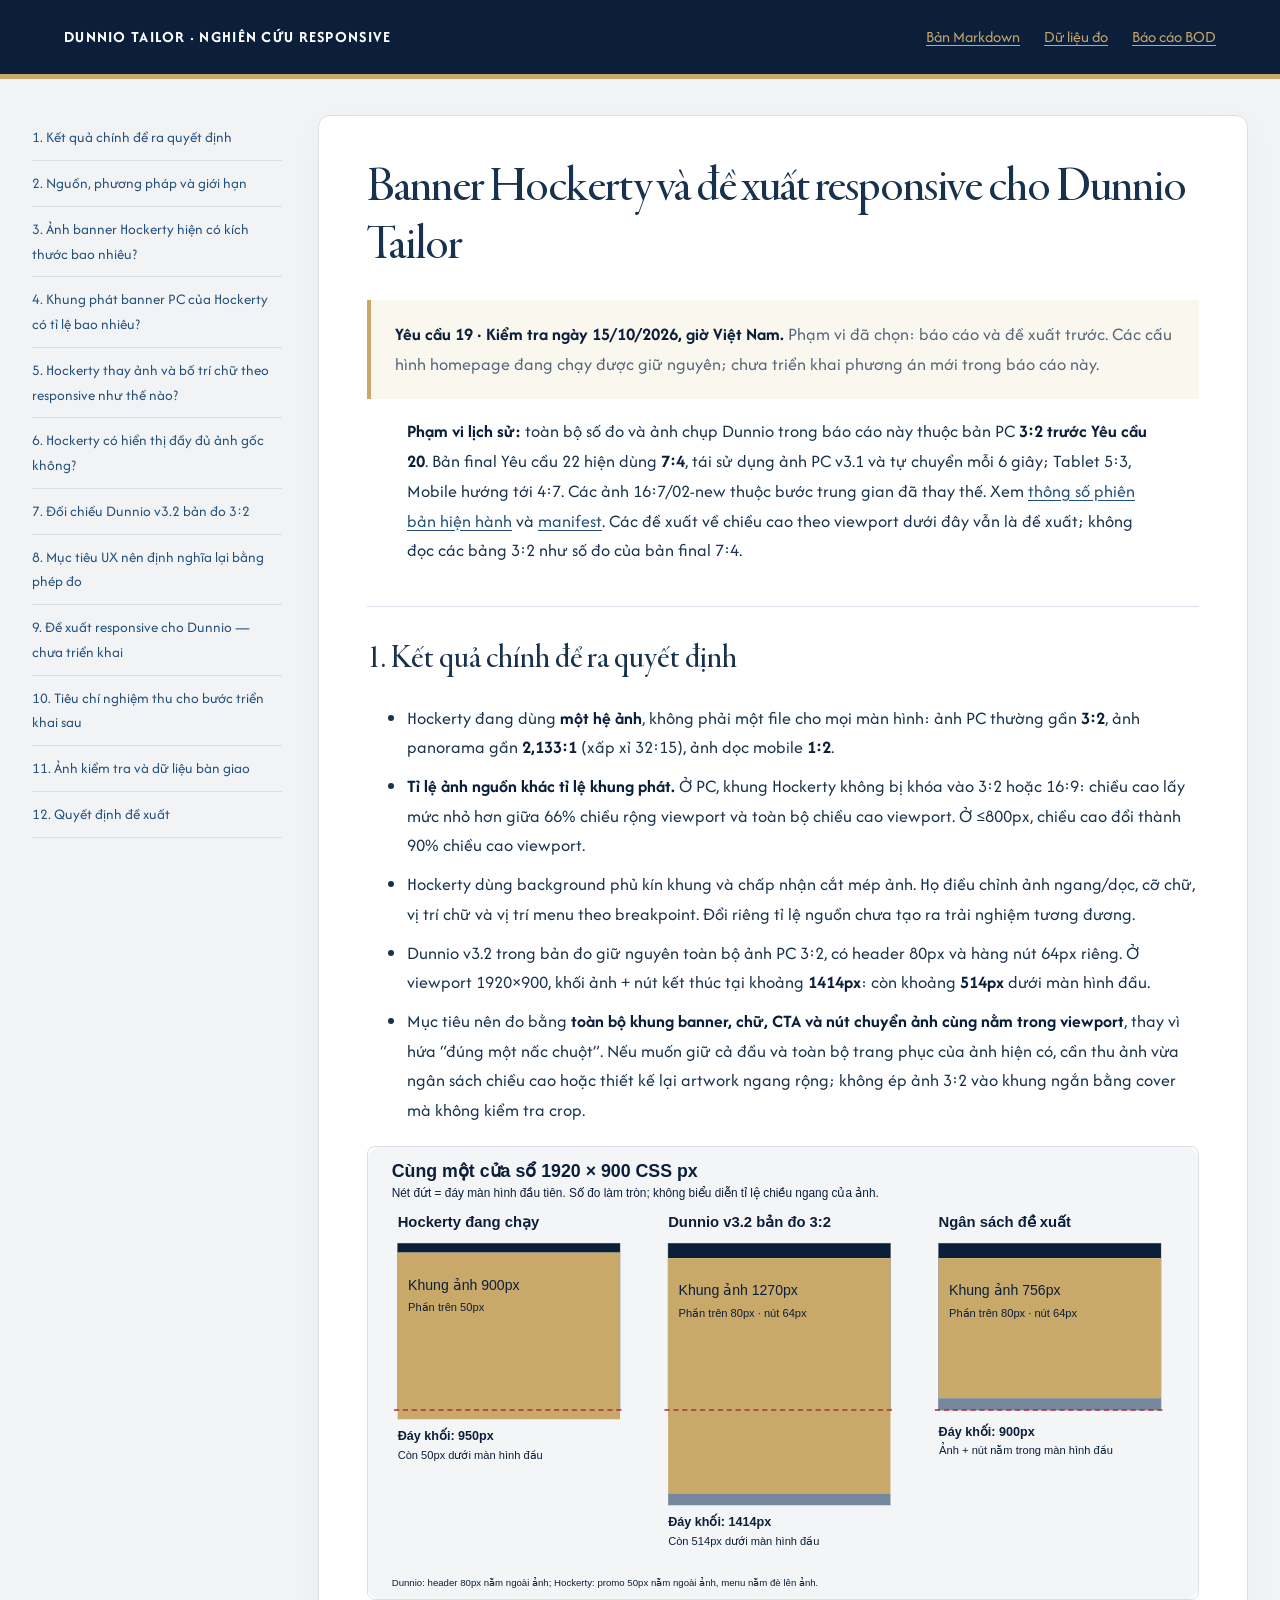
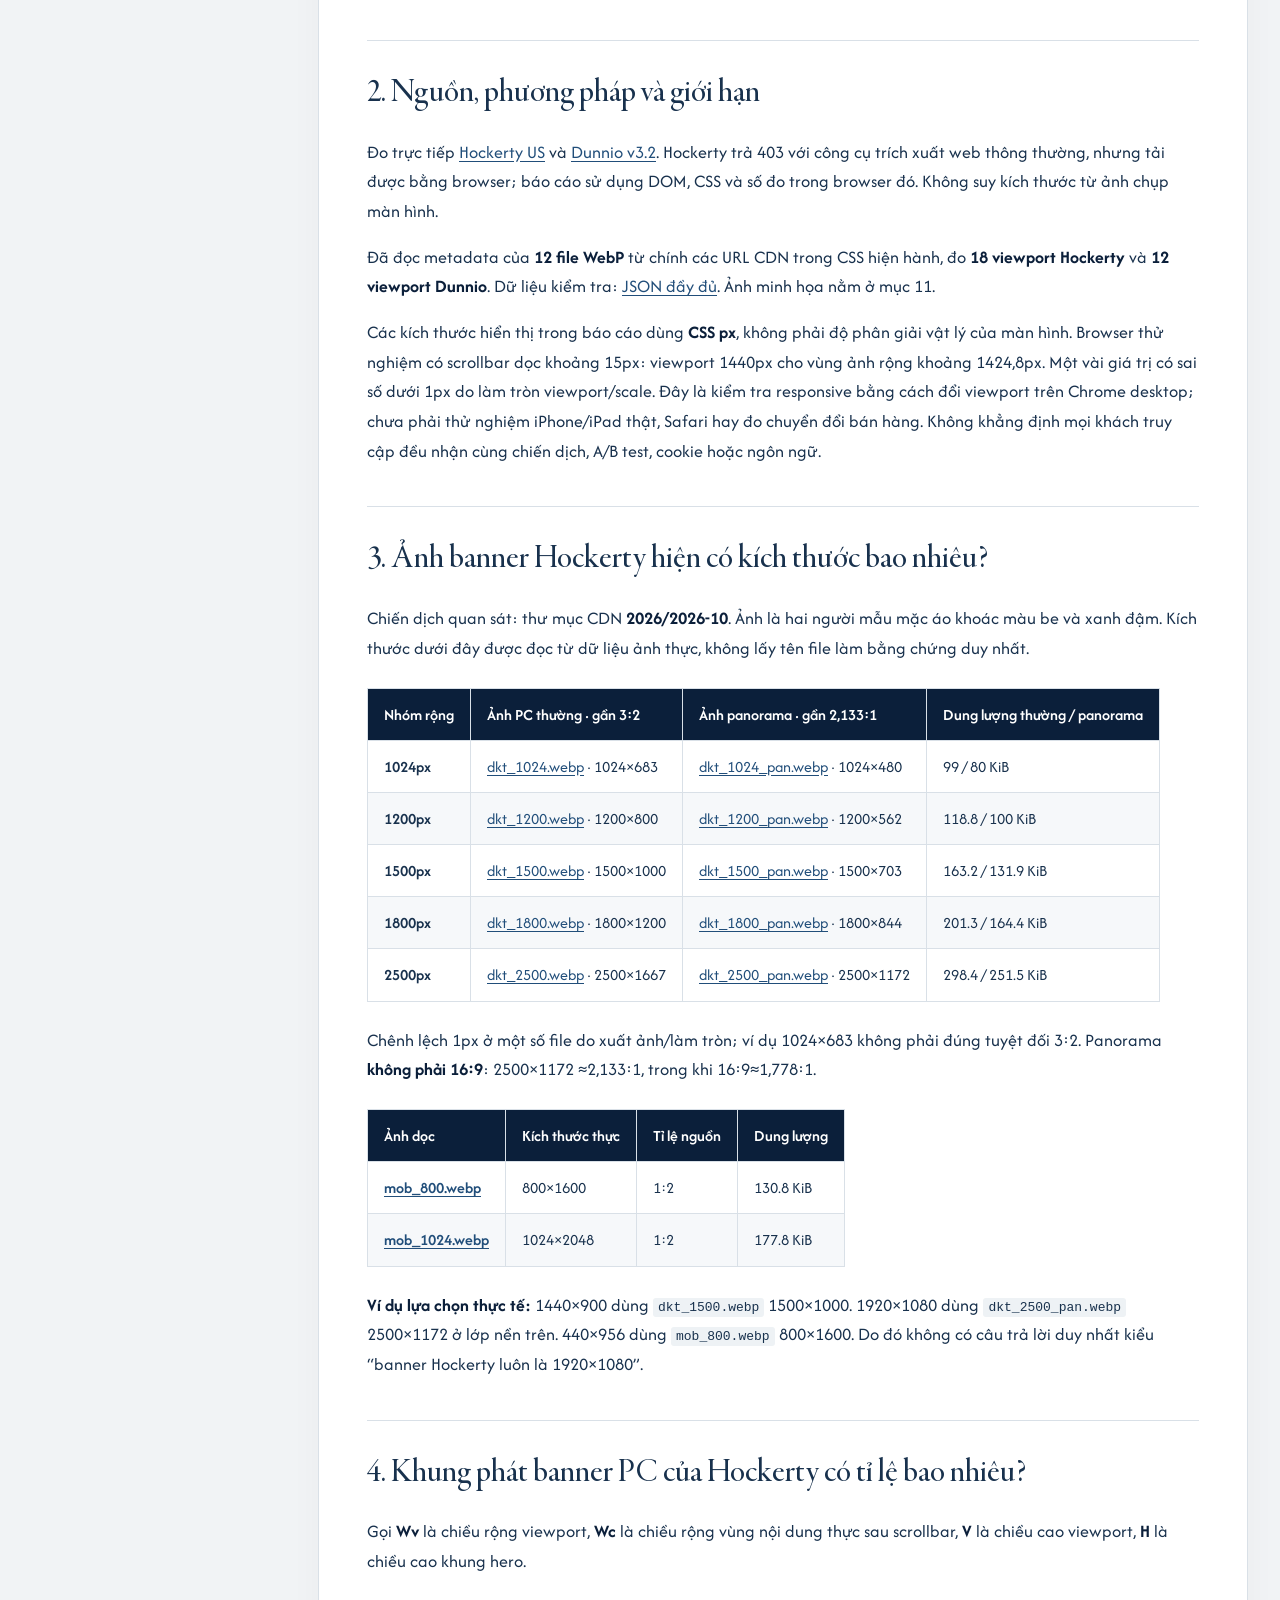
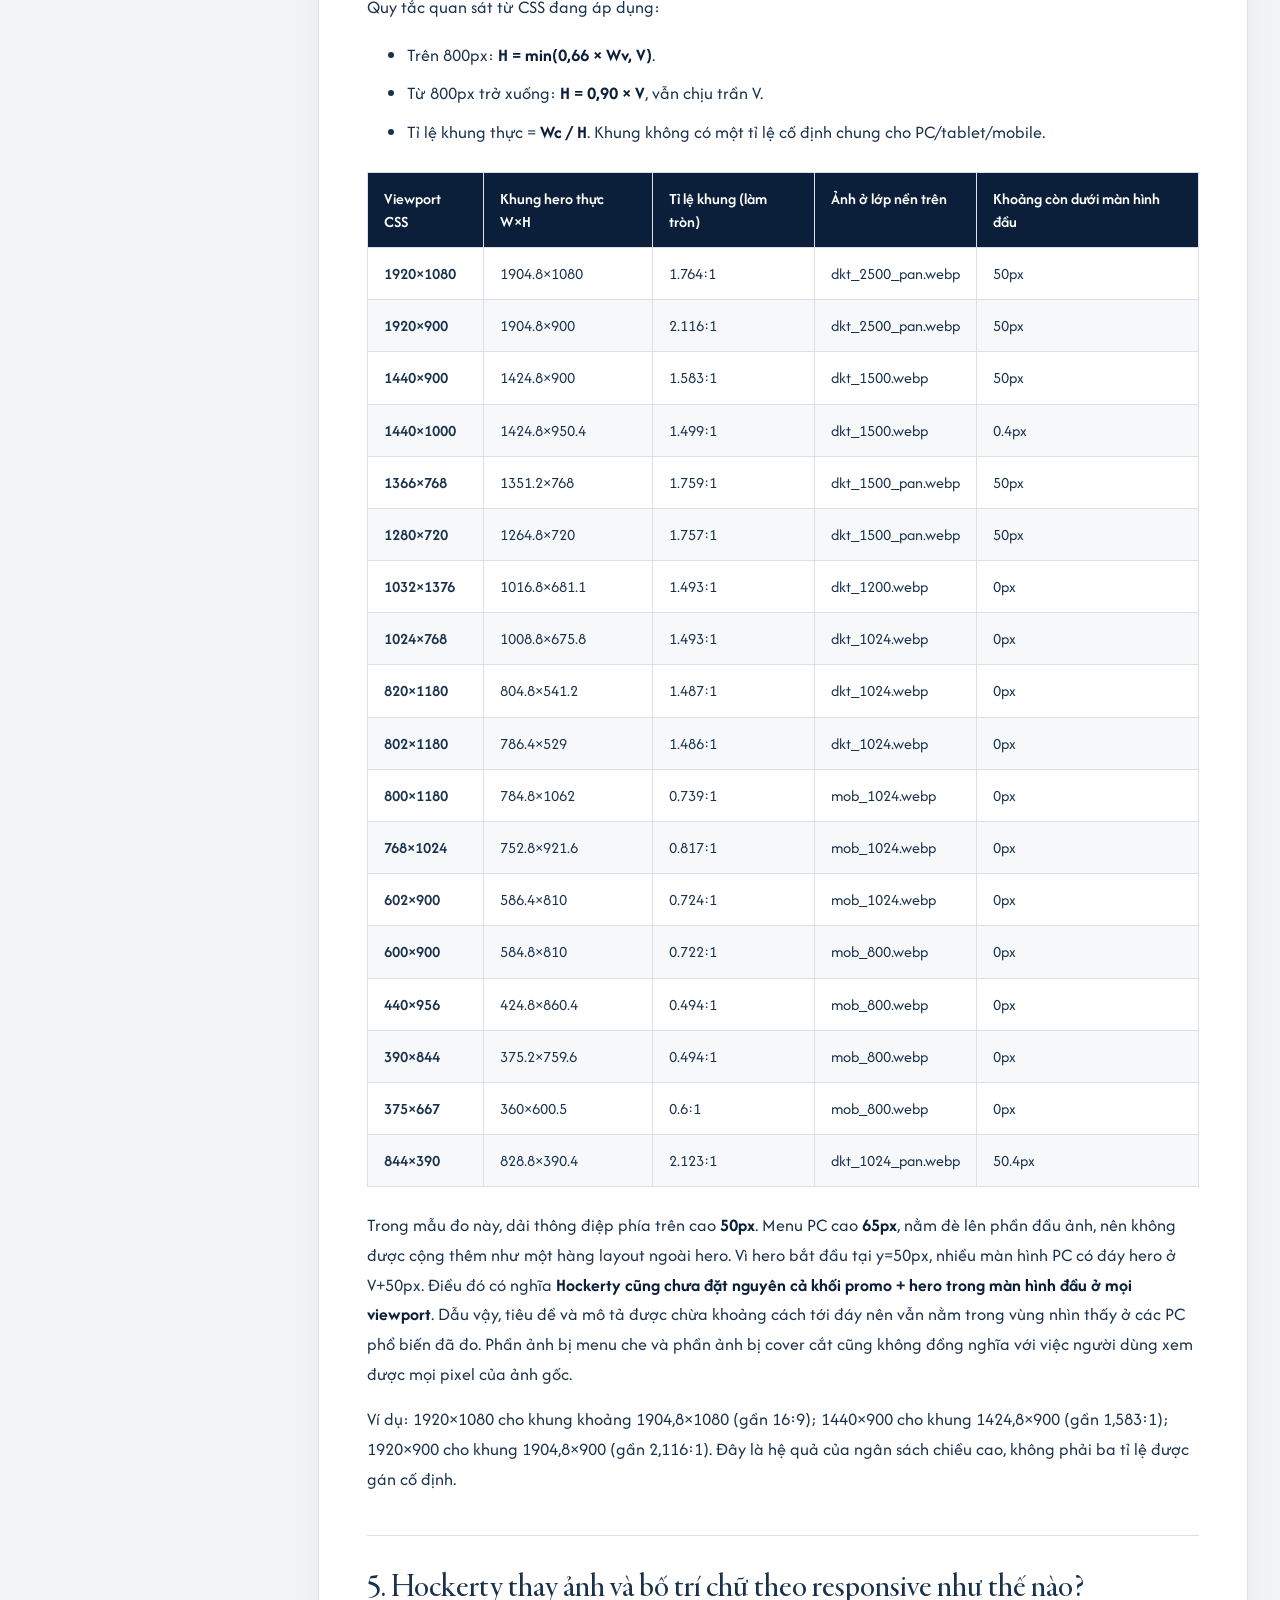
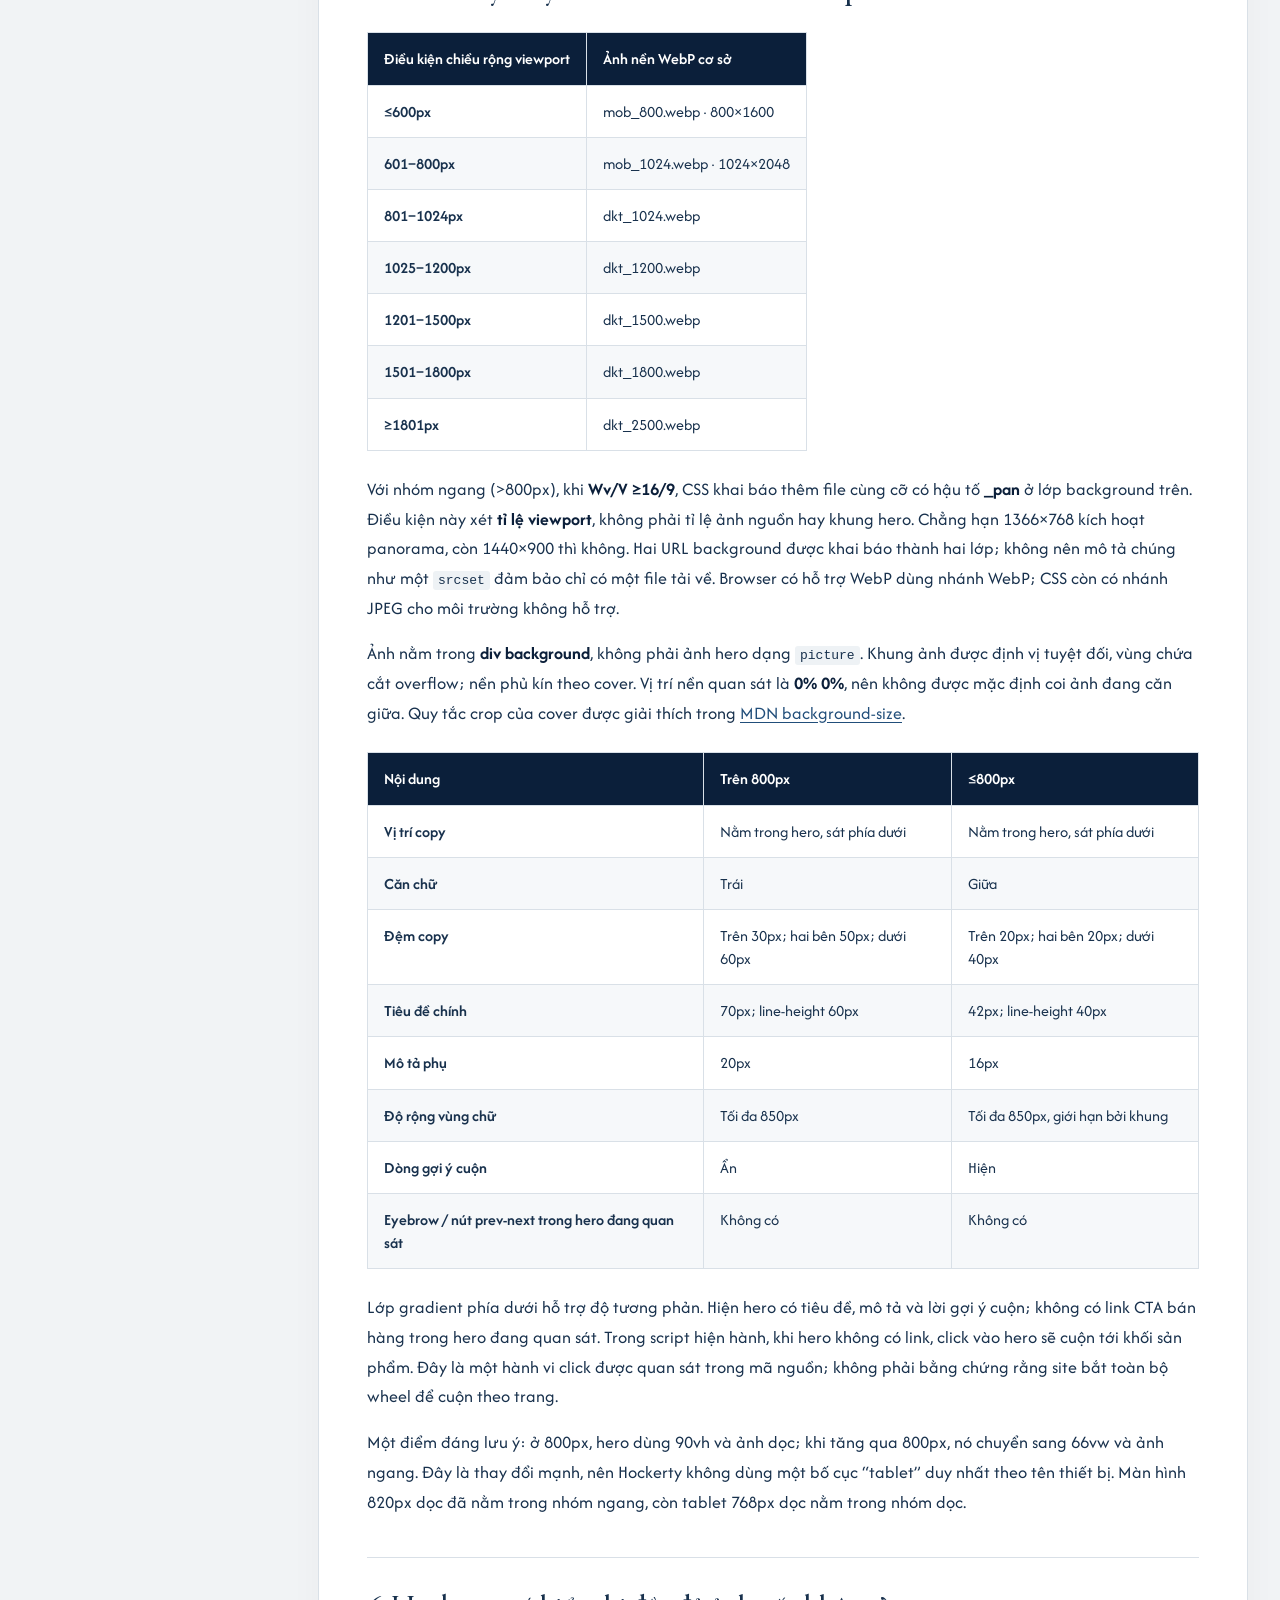
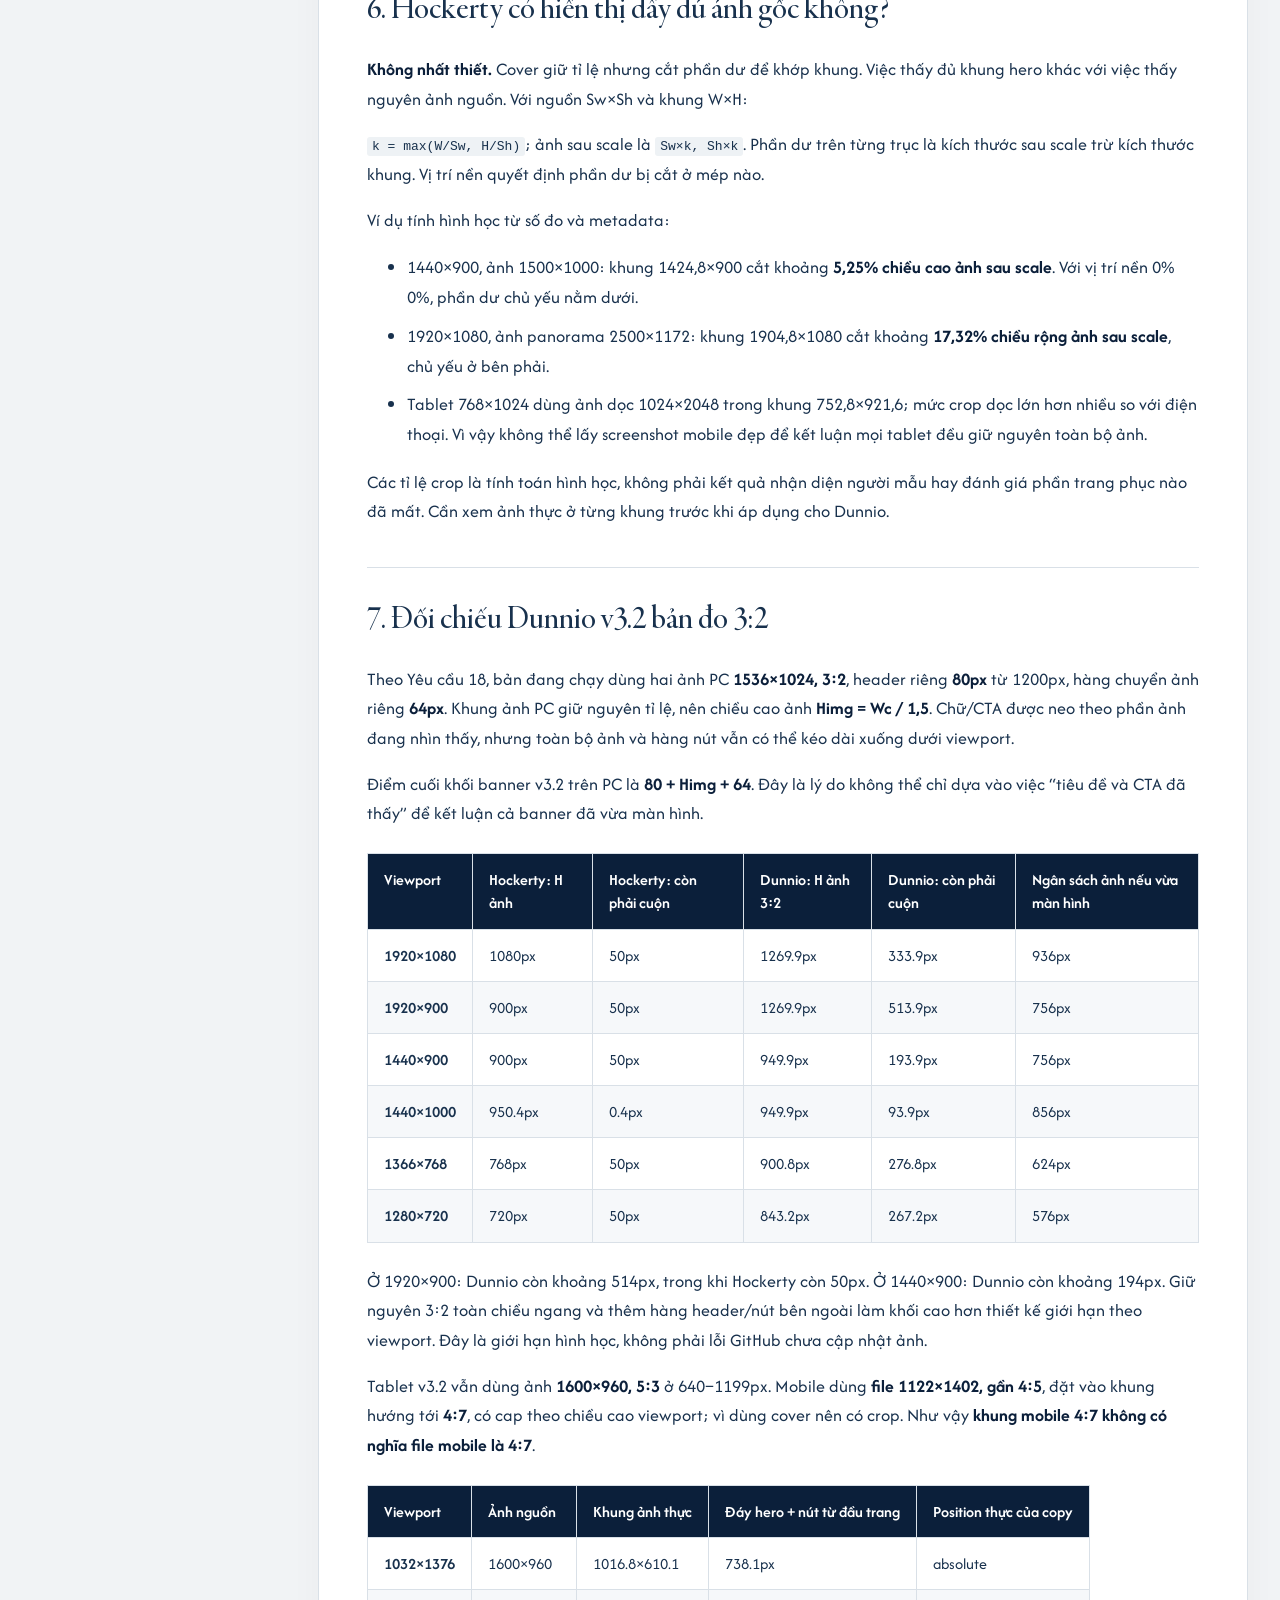
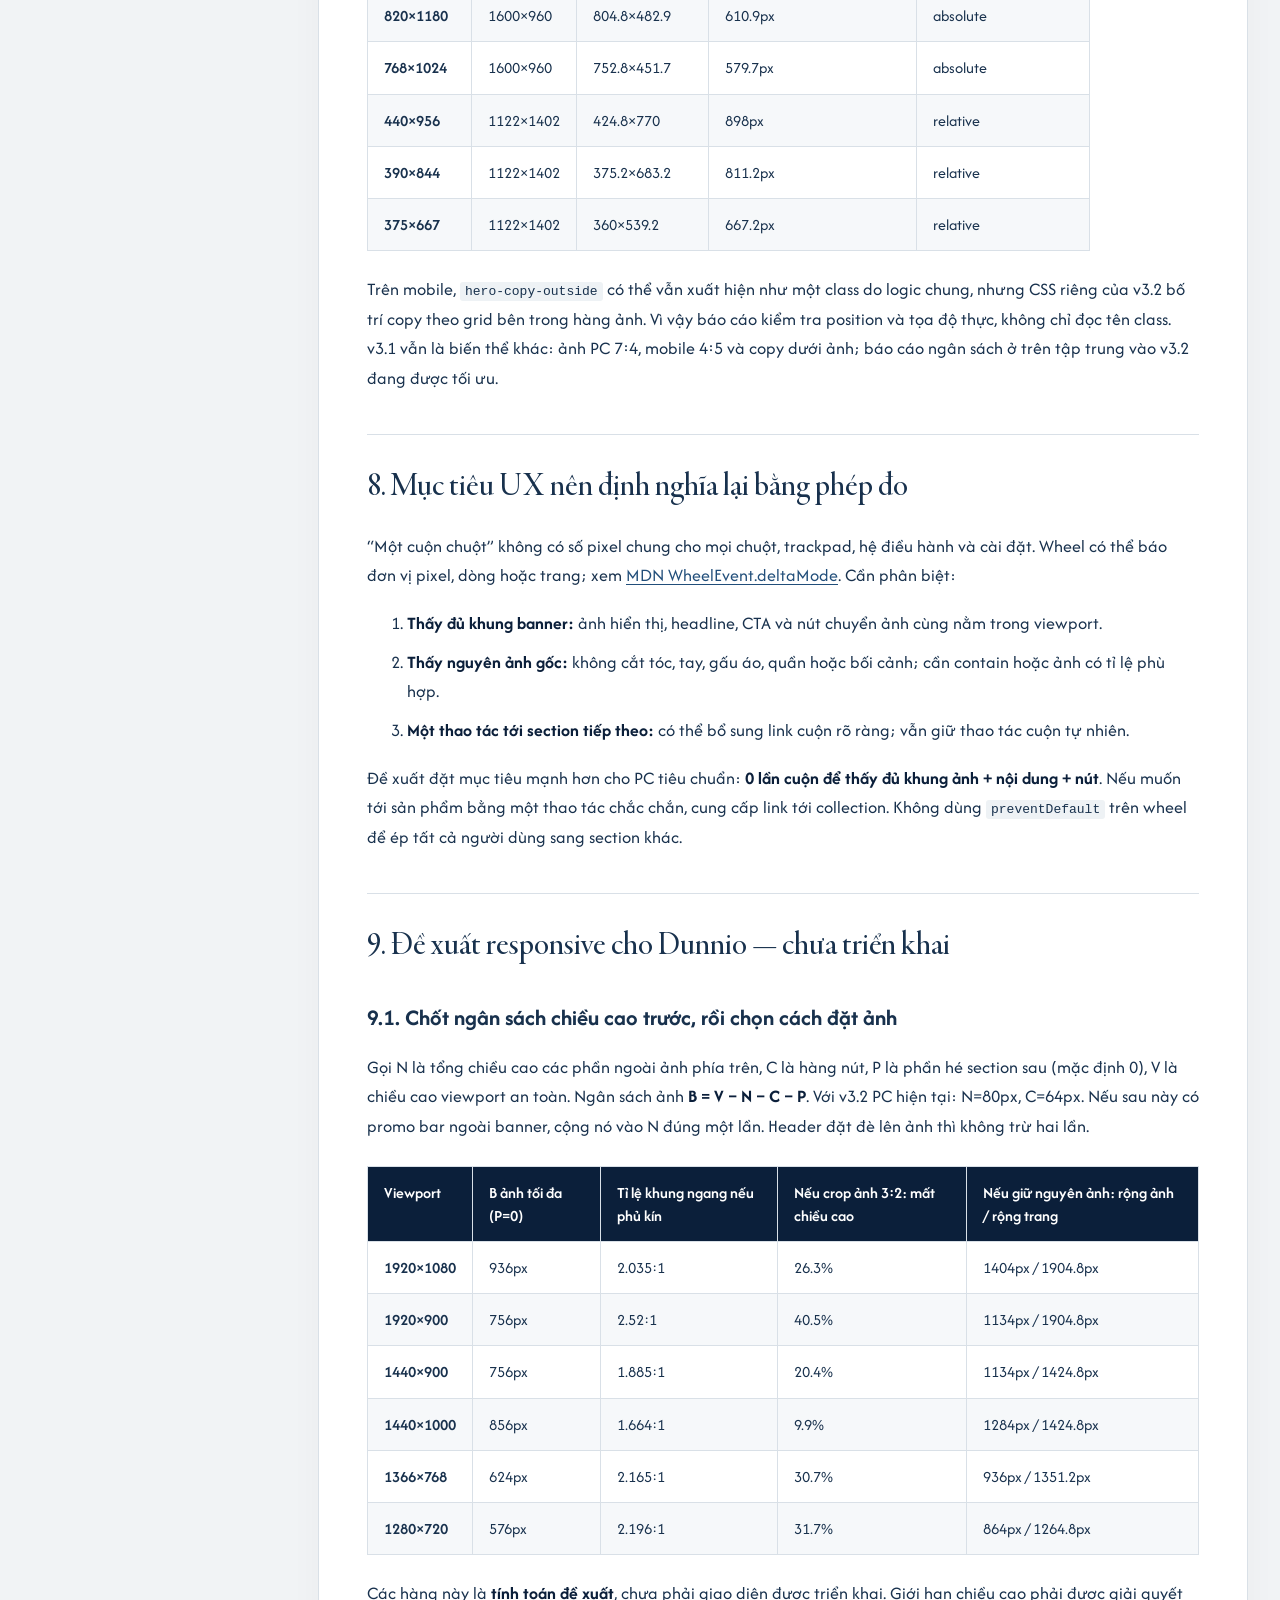
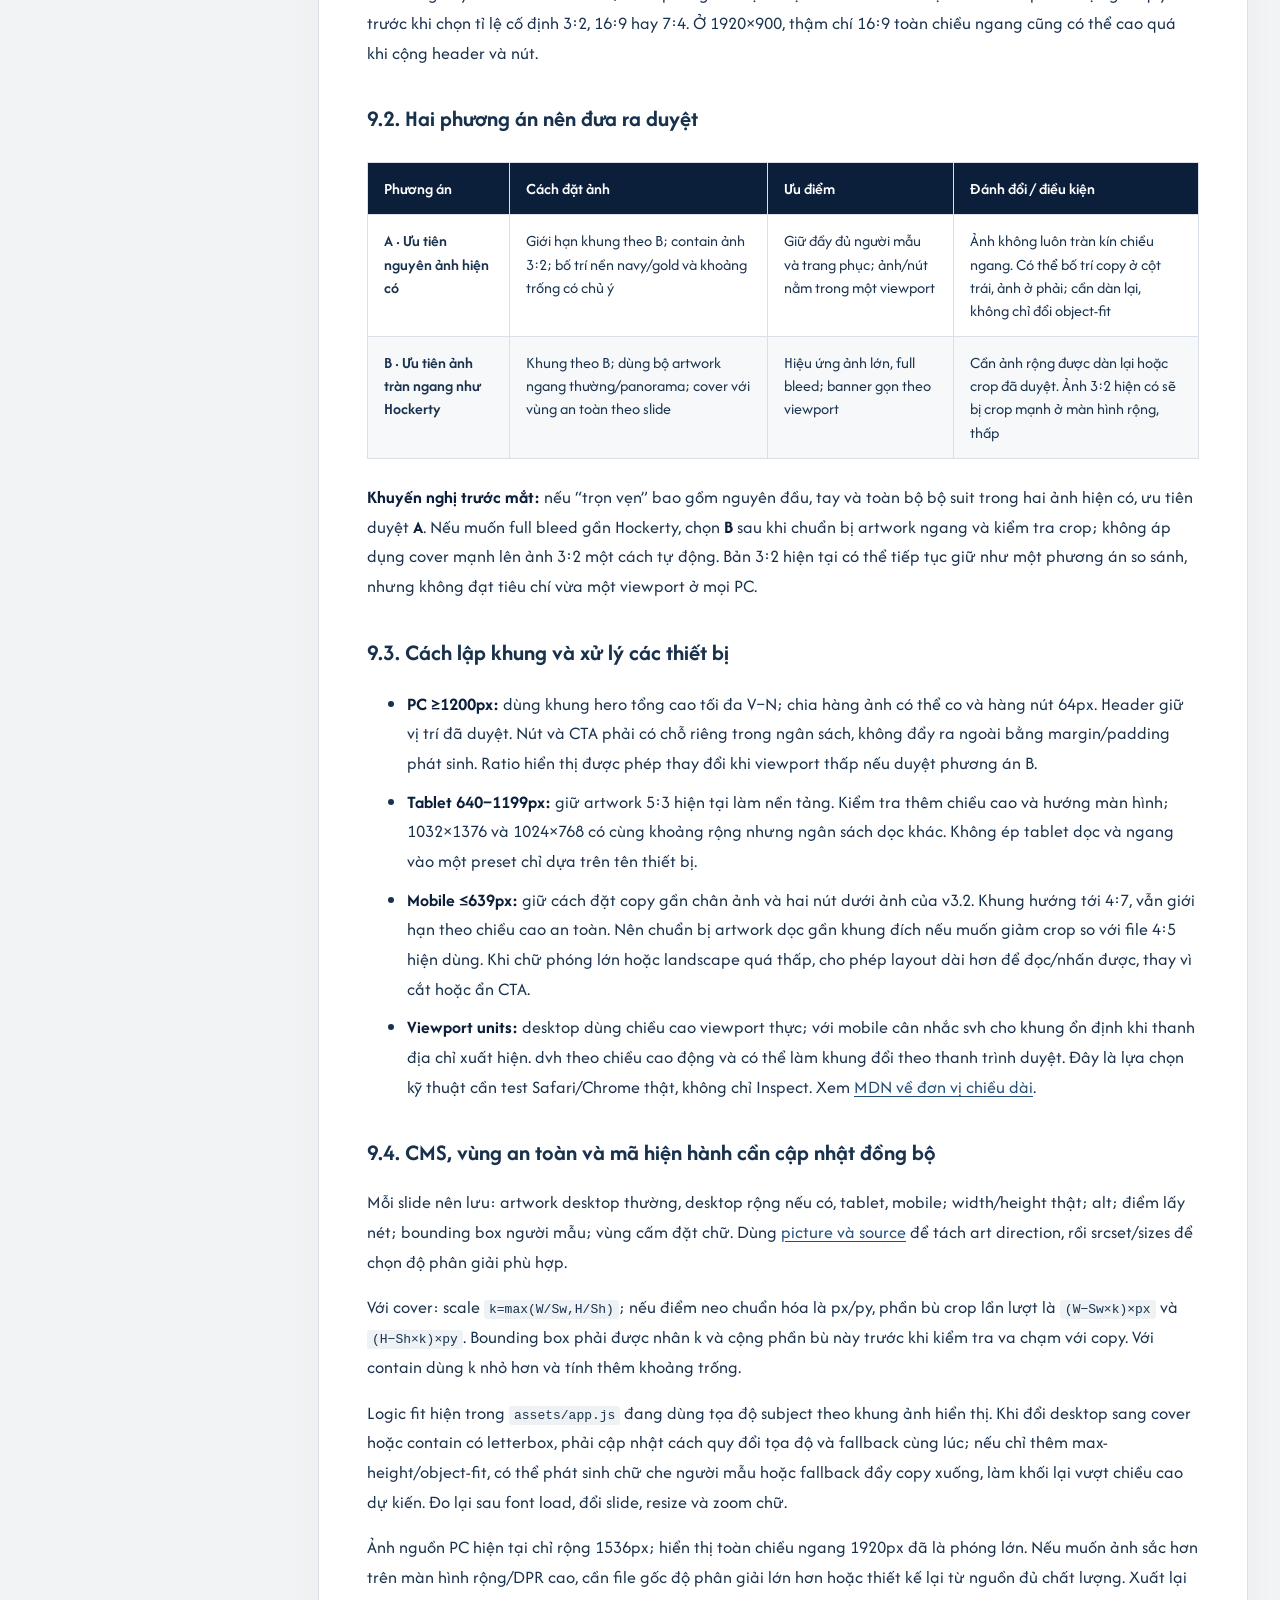
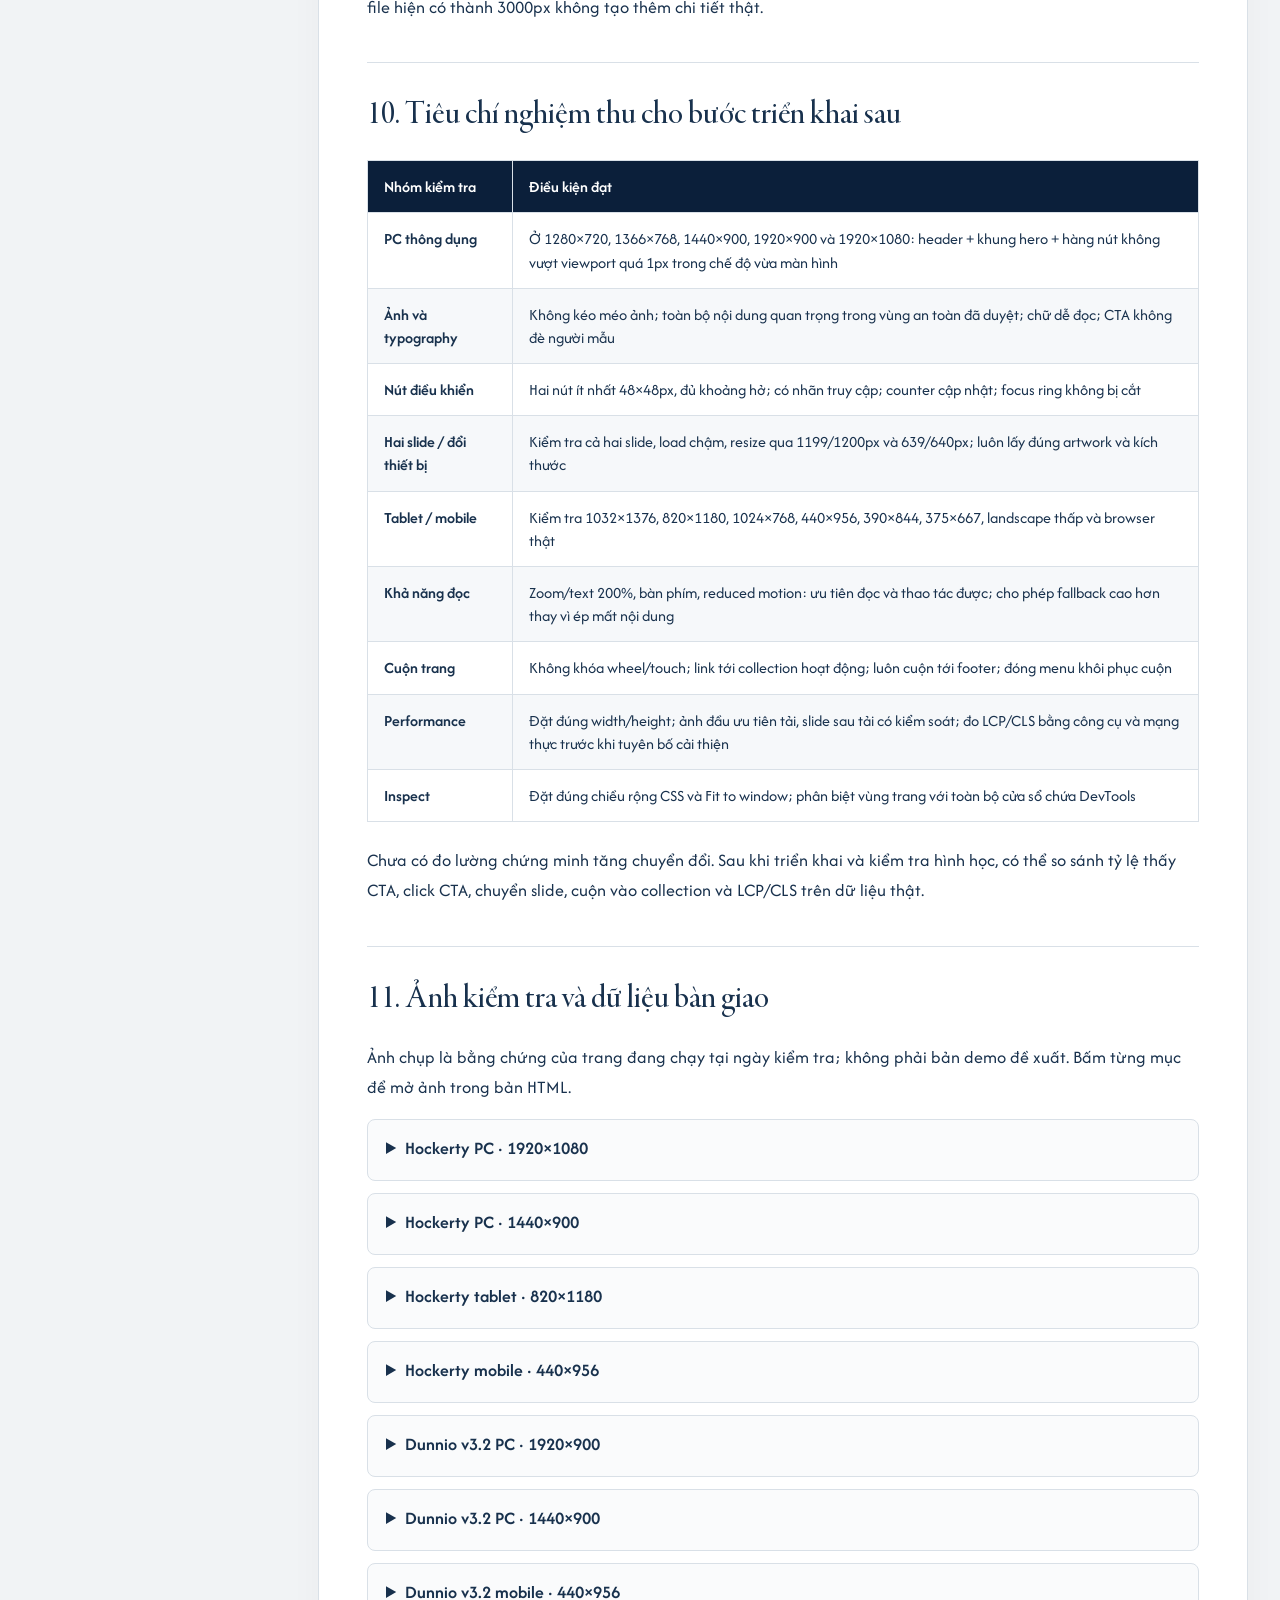
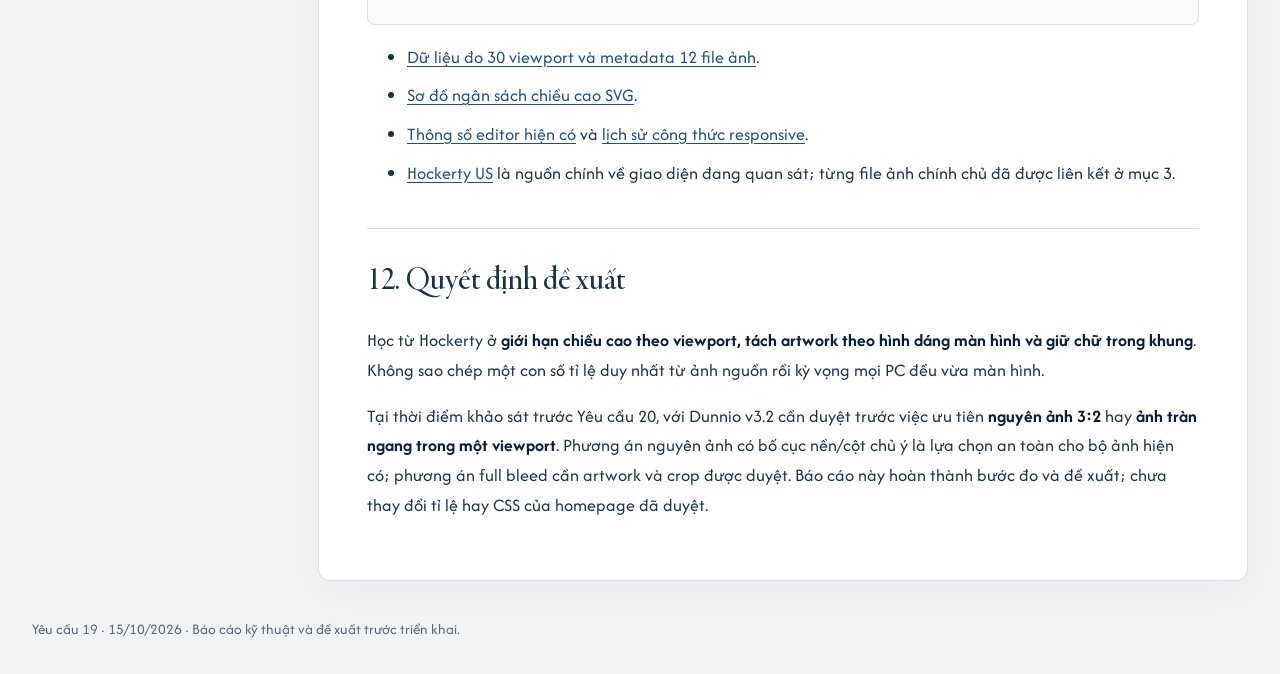
<file: docs/hockerty-banner-audit-20261015.html>
<!doctype html><html lang="vi"><head><meta charset="utf-8"><meta name="viewport" content="width=device-width,initial-scale=1"><meta name="robots" content="noindex,nofollow"><title>Yêu cầu 19 · Banner Hockerty và Dunnio Tailor</title><link rel="stylesheet" href="../assets/fonts.css"><style>
 :root{--navy:#0b1f3a;--gold:#c8a96a;--ink:#18314d;--muted:#52657a;--line:#d9e0e7}*{box-sizing:border-box}html{scroll-padding-top:24px}body{margin:0;background:#f1f3f5;color:var(--ink);font:18px/1.65 Afacad,Arial,sans-serif}a{color:#214e7a;text-underline-offset:3px}a:hover{color:#775a21}header{padding:24px max(5vw,24px);background:var(--navy);color:white;border-bottom:5px solid var(--gold);display:flex;justify-content:space-between;gap:24px;align-items:center}header strong{letter-spacing:.08em;font-size:16px}header a{color:var(--gold);font-size:16px}header div{display:flex;gap:24px}.layout{display:grid;grid-template-columns:250px minmax(0,1fr);gap:36px;max-width:1560px;margin:auto;padding:36px 32px}nav{position:sticky;top:24px;align-self:start;max-height:calc(100vh - 48px);overflow-y:auto;font-size:15px}nav a{display:block;padding:10px 0;border-bottom:1px solid var(--line);text-decoration:none}main{min-width:0;background:white;border:1px solid var(--line);border-radius:12px;padding:44px 48px;box-shadow:0 10px 35px #0b1f3a08}h1{font:400 clamp(36px,4vw,54px)/1.13 'Garamon Pro Display',Georgia,serif;margin:0 0 24px;letter-spacing:-.02em;max-width:900px}h2{font:400 34px/1.2 'Garamon Pro Display',Georgia,serif;border-top:1px solid var(--line);padding-top:32px;margin:40px 0 24px;scroll-margin-top:24px}h3{font-size:23px;margin:32px 0 16px}p{margin:16px 0}li{margin-bottom:9px}strong{color:var(--navy)}header strong{color:white}table{display:block;max-width:100%;overflow-x:auto;border-collapse:collapse;font-size:16px;line-height:1.45;margin:24px 0}th{background:var(--navy);color:white;text-align:left;font-weight:600}th,td{padding:14px 16px;border:1px solid var(--line);vertical-align:top;min-width:100px}td:nth-child(1){font-weight:600}tr:nth-child(even) td{background:#f6f8fa}table a{overflow-wrap:anywhere}code{font:13px/1.5 Consolas,monospace;background:#eef2f5;padding:2px 5px;overflow-wrap:anywhere;border-radius:3px}pre{overflow:auto;padding:20px;background:#eef2f5}img{display:block;max-width:100%;height:auto;border:1px solid var(--line);border-radius:8px;margin:20px auto}details{border:1px solid var(--line);border-radius:8px;padding:14px 18px;margin:12px 0;background:#fafbfc}summary{cursor:pointer;font-weight:600;min-height:32px}details img{max-height:900px;width:auto}details p{font-size:15px;color:var(--muted)}main>p:first-of-type{padding:20px 24px;border-left:4px solid var(--gold);background:#faf7ef;color:var(--muted)}footer{max-width:1560px;margin:auto;padding:0 32px 32px;color:var(--muted);font-size:15px}@media(max-width:1050px){.layout{grid-template-columns:1fr;padding:24px 16px}nav{position:static;max-height:none;display:flex;gap:20px;overflow:auto;white-space:nowrap}nav a{border:0}main{padding:28px 24px}header{display:block}header div{margin-top:12px}}@media print{body{background:white;font-size:11pt}header,nav,footer{display:none}.layout{display:block;padding:0}main{padding:0;border:0;box-shadow:none}h2{break-after:avoid}table{display:table;width:100%;font-size:9pt}th,td{padding:7px}a{color:inherit}details{break-inside:avoid}details img{max-height:650px}}
 </style></head><body><header><strong>DUNNIO TAILOR · NGHIÊN CỨU RESPONSIVE</strong><div><a href="hockerty-banner-audit-20261015.md">Bản Markdown</a><a href="hockerty-banner-audit-20261015.json">Dữ liệu đo</a><a href="../report.html">Báo cáo BOD</a></div></header><div class="layout"><nav aria-label="Mục lục báo cáo"><a href="#section-1">1. Kết quả chính để ra quyết định</a><a href="#section-2">2. Nguồn, phương pháp và giới hạn</a><a href="#section-3">3. Ảnh banner Hockerty hiện có kích thước bao nhiêu?</a><a href="#section-4">4. Khung phát banner PC của Hockerty có tỉ lệ bao nhiêu?</a><a href="#section-5">5. Hockerty thay ảnh và bố trí chữ theo responsive như thế nào?</a><a href="#section-6">6. Hockerty có hiển thị đầy đủ ảnh gốc không?</a><a href="#section-7">7. Đối chiếu Dunnio v3.2 bản đo 3:2</a><a href="#section-8">8. Mục tiêu UX nên định nghĩa lại bằng phép đo</a><a href="#section-9">9. Đề xuất responsive cho Dunnio — chưa triển khai</a><a href="#section-10">10. Tiêu chí nghiệm thu cho bước triển khai sau</a><a href="#section-11">11. Ảnh kiểm tra và dữ liệu bàn giao</a><a href="#section-12">12. Quyết định đề xuất</a></nav><main><h1>Banner Hockerty và đề xuất responsive cho Dunnio Tailor</h1>
<p><strong>Yêu cầu 19 · Kiểm tra ngày 15/10/2026, giờ Việt Nam.</strong> Phạm vi đã chọn: báo cáo và đề xuất trước. Các cấu hình homepage đang chạy được giữ nguyên; chưa triển khai phương án mới trong báo cáo này.</p>
<blockquote>
<p><strong>Phạm vi lịch sử:</strong> toàn bộ số đo và ảnh chụp Dunnio trong báo cáo này thuộc bản PC <strong>3:2 trước Yêu cầu 20</strong>. Bản final Yêu cầu 22 hiện dùng <strong>7:4</strong>, tái sử dụng ảnh PC v3.1 và tự chuyển mỗi 6 giây; Tablet 5:3, Mobile hướng tới 4:7. Các ảnh 16:7/02-new thuộc bước trung gian đã thay thế. Xem <a href="VERSION-STATUS.html">thông số phiên bản hiện hành</a> và <a href="VERSION-STATUS.json">manifest</a>. Các đề xuất về chiều cao theo viewport dưới đây vẫn là đề xuất; không đọc các bảng 3:2 như số đo của bản final 7:4.</p>
</blockquote>
<h2 id="section-1">1. Kết quả chính để ra quyết định</h2>
<ul>
<li>Hockerty đang dùng <strong>một hệ ảnh</strong>, không phải một file cho mọi màn hình: ảnh PC thường gần <strong>3:2</strong>, ảnh panorama gần <strong>2,133:1</strong> (xấp xỉ 32:15), ảnh dọc mobile <strong>1:2</strong>.</li>
<li><strong>Tỉ lệ ảnh nguồn khác tỉ lệ khung phát.</strong> Ở PC, khung Hockerty không bị khóa vào 3:2 hoặc 16:9: chiều cao lấy mức nhỏ hơn giữa 66% chiều rộng viewport và toàn bộ chiều cao viewport. Ở ≤800px, chiều cao đổi thành 90% chiều cao viewport.</li>
<li>Hockerty dùng background phủ kín khung và chấp nhận cắt mép ảnh. Họ điều chỉnh ảnh ngang/dọc, cỡ chữ, vị trí chữ và vị trí menu theo breakpoint. Đổi riêng tỉ lệ nguồn chưa tạo ra trải nghiệm tương đương.</li>
<li>Dunnio v3.2 trong bản đo giữ nguyên toàn bộ ảnh PC 3:2, có header 80px và hàng nút 64px riêng. Ở viewport 1920×900, khối ảnh + nút kết thúc tại khoảng <strong>1414px</strong>: còn khoảng <strong>514px</strong> dưới màn hình đầu.</li>
<li>Mục tiêu nên đo bằng <strong>toàn bộ khung banner, chữ, CTA và nút chuyển ảnh cùng nằm trong viewport</strong>, thay vì hứa “đúng một nấc chuột”. Nếu muốn giữ cả đầu và toàn bộ trang phục của ảnh hiện có, cần thu ảnh vừa ngân sách chiều cao hoặc thiết kế lại artwork ngang rộng; không ép ảnh 3:2 vào khung ngắn bằng cover mà không kiểm tra crop.</li>
</ul>
<p><img src="hockerty-banner-audit-20261015.svg" alt="So sánh ngân sách chiều cao ở cùng viewport"></p>
<h2 id="section-2">2. Nguồn, phương pháp và giới hạn</h2>
<p>Đo trực tiếp <a href="https://www.hockerty.com/en-us/">Hockerty US</a> và <a href="https://tahieu98.github.io/2026-homepage-dunnio-tailor/v3.2-wedding-story.html">Dunnio v3.2</a>. Hockerty trả 403 với công cụ trích xuất web thông thường, nhưng tải được bằng browser; báo cáo sử dụng DOM, CSS và số đo trong browser đó. Không suy kích thước từ ảnh chụp màn hình.</p>
<p>Đã đọc metadata của <strong>12 file WebP</strong> từ chính các URL CDN trong CSS hiện hành, đo <strong>18 viewport Hockerty</strong> và <strong>12 viewport Dunnio</strong>. Dữ liệu kiểm tra: <a href="hockerty-banner-audit-20261015.json">JSON đầy đủ</a>. Ảnh minh họa nằm ở mục 11.</p>
<p>Các kích thước hiển thị trong báo cáo dùng <strong>CSS px</strong>, không phải độ phân giải vật lý của màn hình. Browser thử nghiệm có scrollbar dọc khoảng 15px: viewport 1440px cho vùng ảnh rộng khoảng 1424,8px. Một vài giá trị có sai số dưới 1px do làm tròn viewport/scale. Đây là kiểm tra responsive bằng cách đổi viewport trên Chrome desktop; chưa phải thử nghiệm iPhone/iPad thật, Safari hay đo chuyển đổi bán hàng. Không khẳng định mọi khách truy cập đều nhận cùng chiến dịch, A/B test, cookie hoặc ngôn ngữ.</p>
<h2 id="section-3">3. Ảnh banner Hockerty hiện có kích thước bao nhiêu?</h2>
<p>Chiến dịch quan sát: thư mục CDN <strong>2026/2026-10</strong>. Ảnh là hai người mẫu mặc áo khoác màu be và xanh đậm. Kích thước dưới đây được đọc từ dữ liệu ảnh thực, không lấy tên file làm bằng chứng duy nhất.</p>
<table>
<thead>
<tr>
<th>Nhóm rộng</th>
<th>Ảnh PC thường · gần 3:2</th>
<th>Ảnh panorama · gần 2,133:1</th>
<th>Dung lượng thường / panorama</th>
</tr>
</thead>
<tbody><tr>
<td>1024px</td>
<td><a href="https://d1fufvy4xao6k9.cloudfront.net/images/landing/hockerty/2026/2026-10/dkt_1024.webp">dkt_1024.webp</a> · 1024×683</td>
<td><a href="https://d1fufvy4xao6k9.cloudfront.net/images/landing/hockerty/2026/2026-10/dkt_1024_pan.webp">dkt_1024_pan.webp</a> · 1024×480</td>
<td>99 / 80 KiB</td>
</tr>
<tr>
<td>1200px</td>
<td><a href="https://d1fufvy4xao6k9.cloudfront.net/images/landing/hockerty/2026/2026-10/dkt_1200.webp">dkt_1200.webp</a> · 1200×800</td>
<td><a href="https://d1fufvy4xao6k9.cloudfront.net/images/landing/hockerty/2026/2026-10/dkt_1200_pan.webp">dkt_1200_pan.webp</a> · 1200×562</td>
<td>118.8 / 100 KiB</td>
</tr>
<tr>
<td>1500px</td>
<td><a href="https://d1fufvy4xao6k9.cloudfront.net/images/landing/hockerty/2026/2026-10/dkt_1500.webp">dkt_1500.webp</a> · 1500×1000</td>
<td><a href="https://d1fufvy4xao6k9.cloudfront.net/images/landing/hockerty/2026/2026-10/dkt_1500_pan.webp">dkt_1500_pan.webp</a> · 1500×703</td>
<td>163.2 / 131.9 KiB</td>
</tr>
<tr>
<td>1800px</td>
<td><a href="https://d1fufvy4xao6k9.cloudfront.net/images/landing/hockerty/2026/2026-10/dkt_1800.webp">dkt_1800.webp</a> · 1800×1200</td>
<td><a href="https://d1fufvy4xao6k9.cloudfront.net/images/landing/hockerty/2026/2026-10/dkt_1800_pan.webp">dkt_1800_pan.webp</a> · 1800×844</td>
<td>201.3 / 164.4 KiB</td>
</tr>
<tr>
<td>2500px</td>
<td><a href="https://d1fufvy4xao6k9.cloudfront.net/images/landing/hockerty/2026/2026-10/dkt_2500.webp">dkt_2500.webp</a> · 2500×1667</td>
<td><a href="https://d1fufvy4xao6k9.cloudfront.net/images/landing/hockerty/2026/2026-10/dkt_2500_pan.webp">dkt_2500_pan.webp</a> · 2500×1172</td>
<td>298.4 / 251.5 KiB</td>
</tr>
</tbody></table>
<p>Chênh lệch 1px ở một số file do xuất ảnh/làm tròn; ví dụ 1024×683 không phải đúng tuyệt đối 3:2. Panorama <strong>không phải 16:9</strong>: 2500×1172 ≈2,133:1, trong khi 16:9≈1,778:1.</p>
<table>
<thead>
<tr>
<th>Ảnh dọc</th>
<th>Kích thước thực</th>
<th>Tỉ lệ nguồn</th>
<th>Dung lượng</th>
</tr>
</thead>
<tbody><tr>
<td><a href="https://d1fufvy4xao6k9.cloudfront.net/images/landing/hockerty/2026/2026-10/mob_800.webp">mob_800.webp</a></td>
<td>800×1600</td>
<td>1:2</td>
<td>130.8 KiB</td>
</tr>
<tr>
<td><a href="https://d1fufvy4xao6k9.cloudfront.net/images/landing/hockerty/2026/2026-10/mob_1024.webp">mob_1024.webp</a></td>
<td>1024×2048</td>
<td>1:2</td>
<td>177.8 KiB</td>
</tr>
</tbody></table>
<p><strong>Ví dụ lựa chọn thực tế:</strong> 1440×900 dùng <code>dkt_1500.webp</code> 1500×1000. 1920×1080 dùng <code>dkt_2500_pan.webp</code> 2500×1172 ở lớp nền trên. 440×956 dùng <code>mob_800.webp</code> 800×1600. Do đó không có câu trả lời duy nhất kiểu “banner Hockerty luôn là 1920×1080”.</p>
<h2 id="section-4">4. Khung phát banner PC của Hockerty có tỉ lệ bao nhiêu?</h2>
<p>Gọi <strong>Wv</strong> là chiều rộng viewport, <strong>Wc</strong> là chiều rộng vùng nội dung thực sau scrollbar, <strong>V</strong> là chiều cao viewport, <strong>H</strong> là chiều cao khung hero.</p>
<p>Quy tắc quan sát từ CSS đang áp dụng:</p>
<ul>
<li>Trên 800px: <strong>H = min(0,66 × Wv, V)</strong>.</li>
<li>Từ 800px trở xuống: <strong>H = 0,90 × V</strong>, vẫn chịu trần V.</li>
<li>Tỉ lệ khung thực = <strong>Wc / H</strong>. Khung không có một tỉ lệ cố định chung cho PC/tablet/mobile.</li>
</ul>
<table>
<thead>
<tr>
<th>Viewport CSS</th>
<th>Khung hero thực W×H</th>
<th>Tỉ lệ khung (làm tròn)</th>
<th>Ảnh ở lớp nền trên</th>
<th>Khoảng còn dưới màn hình đầu</th>
</tr>
</thead>
<tbody><tr>
<td>1920×1080</td>
<td>1904.8×1080</td>
<td>1.764:1</td>
<td>dkt_2500_pan.webp</td>
<td>50px</td>
</tr>
<tr>
<td>1920×900</td>
<td>1904.8×900</td>
<td>2.116:1</td>
<td>dkt_2500_pan.webp</td>
<td>50px</td>
</tr>
<tr>
<td>1440×900</td>
<td>1424.8×900</td>
<td>1.583:1</td>
<td>dkt_1500.webp</td>
<td>50px</td>
</tr>
<tr>
<td>1440×1000</td>
<td>1424.8×950.4</td>
<td>1.499:1</td>
<td>dkt_1500.webp</td>
<td>0.4px</td>
</tr>
<tr>
<td>1366×768</td>
<td>1351.2×768</td>
<td>1.759:1</td>
<td>dkt_1500_pan.webp</td>
<td>50px</td>
</tr>
<tr>
<td>1280×720</td>
<td>1264.8×720</td>
<td>1.757:1</td>
<td>dkt_1500_pan.webp</td>
<td>50px</td>
</tr>
<tr>
<td>1032×1376</td>
<td>1016.8×681.1</td>
<td>1.493:1</td>
<td>dkt_1200.webp</td>
<td>0px</td>
</tr>
<tr>
<td>1024×768</td>
<td>1008.8×675.8</td>
<td>1.493:1</td>
<td>dkt_1024.webp</td>
<td>0px</td>
</tr>
<tr>
<td>820×1180</td>
<td>804.8×541.2</td>
<td>1.487:1</td>
<td>dkt_1024.webp</td>
<td>0px</td>
</tr>
<tr>
<td>802×1180</td>
<td>786.4×529</td>
<td>1.486:1</td>
<td>dkt_1024.webp</td>
<td>0px</td>
</tr>
<tr>
<td>800×1180</td>
<td>784.8×1062</td>
<td>0.739:1</td>
<td>mob_1024.webp</td>
<td>0px</td>
</tr>
<tr>
<td>768×1024</td>
<td>752.8×921.6</td>
<td>0.817:1</td>
<td>mob_1024.webp</td>
<td>0px</td>
</tr>
<tr>
<td>602×900</td>
<td>586.4×810</td>
<td>0.724:1</td>
<td>mob_1024.webp</td>
<td>0px</td>
</tr>
<tr>
<td>600×900</td>
<td>584.8×810</td>
<td>0.722:1</td>
<td>mob_800.webp</td>
<td>0px</td>
</tr>
<tr>
<td>440×956</td>
<td>424.8×860.4</td>
<td>0.494:1</td>
<td>mob_800.webp</td>
<td>0px</td>
</tr>
<tr>
<td>390×844</td>
<td>375.2×759.6</td>
<td>0.494:1</td>
<td>mob_800.webp</td>
<td>0px</td>
</tr>
<tr>
<td>375×667</td>
<td>360×600.5</td>
<td>0.6:1</td>
<td>mob_800.webp</td>
<td>0px</td>
</tr>
<tr>
<td>844×390</td>
<td>828.8×390.4</td>
<td>2.123:1</td>
<td>dkt_1024_pan.webp</td>
<td>50.4px</td>
</tr>
</tbody></table>
<p>Trong mẫu đo này, dải thông điệp phía trên cao <strong>50px</strong>. Menu PC cao <strong>65px</strong>, nằm đè lên phần đầu ảnh, nên không được cộng thêm như một hàng layout ngoài hero. Vì hero bắt đầu tại y=50px, nhiều màn hình PC có đáy hero ở V+50px. Điều đó có nghĩa <strong>Hockerty cũng chưa đặt nguyên cả khối promo + hero trong màn hình đầu ở mọi viewport</strong>. Dẫu vậy, tiêu đề và mô tả được chừa khoảng cách tới đáy nên vẫn nằm trong vùng nhìn thấy ở các PC phổ biến đã đo. Phần ảnh bị menu che và phần ảnh bị cover cắt cũng không đồng nghĩa với việc người dùng xem được mọi pixel của ảnh gốc.</p>
<p>Ví dụ: 1920×1080 cho khung khoảng 1904,8×1080 (gần 16:9); 1440×900 cho khung 1424,8×900 (gần 1,583:1); 1920×900 cho khung 1904,8×900 (gần 2,116:1). Đây là hệ quả của ngân sách chiều cao, không phải ba tỉ lệ được gán cố định.</p>
<h2 id="section-5">5. Hockerty thay ảnh và bố trí chữ theo responsive như thế nào?</h2>
<table>
<thead>
<tr>
<th>Điều kiện chiều rộng viewport</th>
<th>Ảnh nền WebP cơ sở</th>
</tr>
</thead>
<tbody><tr>
<td>≤600px</td>
<td>mob_800.webp · 800×1600</td>
</tr>
<tr>
<td>601–800px</td>
<td>mob_1024.webp · 1024×2048</td>
</tr>
<tr>
<td>801–1024px</td>
<td>dkt_1024.webp</td>
</tr>
<tr>
<td>1025–1200px</td>
<td>dkt_1200.webp</td>
</tr>
<tr>
<td>1201–1500px</td>
<td>dkt_1500.webp</td>
</tr>
<tr>
<td>1501–1800px</td>
<td>dkt_1800.webp</td>
</tr>
<tr>
<td>≥1801px</td>
<td>dkt_2500.webp</td>
</tr>
</tbody></table>
<p>Với nhóm ngang (&gt;800px), khi <strong>Wv/V ≥16/9</strong>, CSS khai báo thêm file cùng cỡ có hậu tố <strong>_pan</strong> ở lớp background trên. Điều kiện này xét <strong>tỉ lệ viewport</strong>, không phải tỉ lệ ảnh nguồn hay khung hero. Chẳng hạn 1366×768 kích hoạt panorama, còn 1440×900 thì không. Hai URL background được khai báo thành hai lớp; không nên mô tả chúng như một <code>srcset</code> đảm bảo chỉ có một file tải về. Browser có hỗ trợ WebP dùng nhánh WebP; CSS còn có nhánh JPEG cho môi trường không hỗ trợ.</p>
<p>Ảnh nằm trong <strong>div background</strong>, không phải ảnh hero dạng <code>picture</code>. Khung ảnh được định vị tuyệt đối, vùng chứa cắt overflow; nền phủ kín theo cover. Vị trí nền quan sát là <strong>0% 0%</strong>, nên không được mặc định coi ảnh đang căn giữa. Quy tắc crop của cover được giải thích trong <a href="https://developer.mozilla.org/en-US/docs/Web/CSS/Reference/Properties/background-size">MDN background-size</a>.</p>
<table>
<thead>
<tr>
<th>Nội dung</th>
<th>Trên 800px</th>
<th>≤800px</th>
</tr>
</thead>
<tbody><tr>
<td>Vị trí copy</td>
<td>Nằm trong hero, sát phía dưới</td>
<td>Nằm trong hero, sát phía dưới</td>
</tr>
<tr>
<td>Căn chữ</td>
<td>Trái</td>
<td>Giữa</td>
</tr>
<tr>
<td>Đệm copy</td>
<td>Trên 30px; hai bên 50px; dưới 60px</td>
<td>Trên 20px; hai bên 20px; dưới 40px</td>
</tr>
<tr>
<td>Tiêu đề chính</td>
<td>70px; line-height 60px</td>
<td>42px; line-height 40px</td>
</tr>
<tr>
<td>Mô tả phụ</td>
<td>20px</td>
<td>16px</td>
</tr>
<tr>
<td>Độ rộng vùng chữ</td>
<td>Tối đa 850px</td>
<td>Tối đa 850px, giới hạn bởi khung</td>
</tr>
<tr>
<td>Dòng gợi ý cuộn</td>
<td>Ẩn</td>
<td>Hiện</td>
</tr>
<tr>
<td>Eyebrow / nút prev-next trong hero đang quan sát</td>
<td>Không có</td>
<td>Không có</td>
</tr>
</tbody></table>
<p>Lớp gradient phía dưới hỗ trợ độ tương phản. Hiện hero có tiêu đề, mô tả và lời gợi ý cuộn; không có link CTA bán hàng trong hero đang quan sát. Trong script hiện hành, khi hero không có link, click vào hero sẽ cuộn tới khối sản phẩm. Đây là một hành vi click được quan sát trong mã nguồn; không phải bằng chứng rằng site bắt toàn bộ wheel để cuộn theo trang.</p>
<p>Một điểm đáng lưu ý: ở 800px, hero dùng 90vh và ảnh dọc; khi tăng qua 800px, nó chuyển sang 66vw và ảnh ngang. Đây là thay đổi mạnh, nên Hockerty không dùng một bố cục “tablet” duy nhất theo tên thiết bị. Màn hình 820px dọc đã nằm trong nhóm ngang, còn tablet 768px dọc nằm trong nhóm dọc.</p>
<h2 id="section-6">6. Hockerty có hiển thị đầy đủ ảnh gốc không?</h2>
<p><strong>Không nhất thiết.</strong> Cover giữ tỉ lệ nhưng cắt phần dư để khớp khung. Việc thấy đủ khung hero khác với việc thấy nguyên ảnh nguồn. Với nguồn Sw×Sh và khung W×H:</p>
<p><code>k = max(W/Sw, H/Sh)</code>; ảnh sau scale là <code>Sw×k, Sh×k</code>. Phần dư trên từng trục là kích thước sau scale trừ kích thước khung. Vị trí nền quyết định phần dư bị cắt ở mép nào.</p>
<p>Ví dụ tính hình học từ số đo và metadata:</p>
<ul>
<li>1440×900, ảnh 1500×1000: khung 1424,8×900 cắt khoảng <strong>5,25% chiều cao ảnh sau scale</strong>. Với vị trí nền 0% 0%, phần dư chủ yếu nằm dưới.</li>
<li>1920×1080, ảnh panorama 2500×1172: khung 1904,8×1080 cắt khoảng <strong>17,32% chiều rộng ảnh sau scale</strong>, chủ yếu ở bên phải.</li>
<li>Tablet 768×1024 dùng ảnh dọc 1024×2048 trong khung 752,8×921,6; mức crop dọc lớn hơn nhiều so với điện thoại. Vì vậy không thể lấy screenshot mobile đẹp để kết luận mọi tablet đều giữ nguyên toàn bộ ảnh.</li>
</ul>
<p>Các tỉ lệ crop là tính toán hình học, không phải kết quả nhận diện người mẫu hay đánh giá phần trang phục nào đã mất. Cần xem ảnh thực ở từng khung trước khi áp dụng cho Dunnio.</p>
<h2 id="section-7">7. Đối chiếu Dunnio v3.2 bản đo 3:2</h2>
<p>Theo Yêu cầu 18, bản đang chạy dùng hai ảnh PC <strong>1536×1024, 3:2</strong>, header riêng <strong>80px</strong> từ 1200px, hàng chuyển ảnh riêng <strong>64px</strong>. Khung ảnh PC giữ nguyên tỉ lệ, nên chiều cao ảnh <strong>Himg = Wc / 1,5</strong>. Chữ/CTA được neo theo phần ảnh đang nhìn thấy, nhưng toàn bộ ảnh và hàng nút vẫn có thể kéo dài xuống dưới viewport.</p>
<p>Điểm cuối khối banner v3.2 trên PC là <strong>80 + Himg + 64</strong>. Đây là lý do không thể chỉ dựa vào việc “tiêu đề và CTA đã thấy” để kết luận cả banner đã vừa màn hình.</p>
<table>
<thead>
<tr>
<th>Viewport</th>
<th>Hockerty: H ảnh</th>
<th>Hockerty: còn phải cuộn</th>
<th>Dunnio: H ảnh 3:2</th>
<th>Dunnio: còn phải cuộn</th>
<th>Ngân sách ảnh nếu vừa màn hình</th>
</tr>
</thead>
<tbody><tr>
<td>1920×1080</td>
<td>1080px</td>
<td>50px</td>
<td>1269.9px</td>
<td>333.9px</td>
<td>936px</td>
</tr>
<tr>
<td>1920×900</td>
<td>900px</td>
<td>50px</td>
<td>1269.9px</td>
<td>513.9px</td>
<td>756px</td>
</tr>
<tr>
<td>1440×900</td>
<td>900px</td>
<td>50px</td>
<td>949.9px</td>
<td>193.9px</td>
<td>756px</td>
</tr>
<tr>
<td>1440×1000</td>
<td>950.4px</td>
<td>0.4px</td>
<td>949.9px</td>
<td>93.9px</td>
<td>856px</td>
</tr>
<tr>
<td>1366×768</td>
<td>768px</td>
<td>50px</td>
<td>900.8px</td>
<td>276.8px</td>
<td>624px</td>
</tr>
<tr>
<td>1280×720</td>
<td>720px</td>
<td>50px</td>
<td>843.2px</td>
<td>267.2px</td>
<td>576px</td>
</tr>
</tbody></table>
<p>Ở 1920×900: Dunnio còn khoảng 514px, trong khi Hockerty còn 50px. Ở 1440×900: Dunnio còn khoảng 194px. Giữ nguyên 3:2 toàn chiều ngang và thêm hàng header/nút bên ngoài làm khối cao hơn thiết kế giới hạn theo viewport. Đây là giới hạn hình học, không phải lỗi GitHub chưa cập nhật ảnh.</p>
<p>Tablet v3.2 vẫn dùng ảnh <strong>1600×960, 5:3</strong> ở 640–1199px. Mobile dùng <strong>file 1122×1402, gần 4:5</strong>, đặt vào khung hướng tới <strong>4:7</strong>, có cap theo chiều cao viewport; vì dùng cover nên có crop. Như vậy <strong>khung mobile 4:7 không có nghĩa file mobile là 4:7</strong>.</p>
<table>
<thead>
<tr>
<th>Viewport</th>
<th>Ảnh nguồn</th>
<th>Khung ảnh thực</th>
<th>Đáy hero + nút từ đầu trang</th>
<th>Position thực của copy</th>
</tr>
</thead>
<tbody><tr>
<td>1032×1376</td>
<td>1600×960</td>
<td>1016.8×610.1</td>
<td>738.1px</td>
<td>absolute</td>
</tr>
<tr>
<td>820×1180</td>
<td>1600×960</td>
<td>804.8×482.9</td>
<td>610.9px</td>
<td>absolute</td>
</tr>
<tr>
<td>768×1024</td>
<td>1600×960</td>
<td>752.8×451.7</td>
<td>579.7px</td>
<td>absolute</td>
</tr>
<tr>
<td>440×956</td>
<td>1122×1402</td>
<td>424.8×770</td>
<td>898px</td>
<td>relative</td>
</tr>
<tr>
<td>390×844</td>
<td>1122×1402</td>
<td>375.2×683.2</td>
<td>811.2px</td>
<td>relative</td>
</tr>
<tr>
<td>375×667</td>
<td>1122×1402</td>
<td>360×539.2</td>
<td>667.2px</td>
<td>relative</td>
</tr>
</tbody></table>
<p>Trên mobile, <code>hero-copy-outside</code> có thể vẫn xuất hiện như một class do logic chung, nhưng CSS riêng của v3.2 bố trí copy theo grid bên trong hàng ảnh. Vì vậy báo cáo kiểm tra position và tọa độ thực, không chỉ đọc tên class. v3.1 vẫn là biến thể khác: ảnh PC 7:4, mobile 4:5 và copy dưới ảnh; báo cáo ngân sách ở trên tập trung vào v3.2 đang được tối ưu.</p>
<h2 id="section-8">8. Mục tiêu UX nên định nghĩa lại bằng phép đo</h2>
<p>“Một cuộn chuột” không có số pixel chung cho mọi chuột, trackpad, hệ điều hành và cài đặt. Wheel có thể báo đơn vị pixel, dòng hoặc trang; xem <a href="https://developer.mozilla.org/en-US/docs/Web/API/WheelEvent/deltaMode">MDN WheelEvent.deltaMode</a>. Cần phân biệt:</p>
<ol>
<li><strong>Thấy đủ khung banner:</strong> ảnh hiển thị, headline, CTA và nút chuyển ảnh cùng nằm trong viewport.</li>
<li><strong>Thấy nguyên ảnh gốc:</strong> không cắt tóc, tay, gấu áo, quần hoặc bối cảnh; cần contain hoặc ảnh có tỉ lệ phù hợp.</li>
<li><strong>Một thao tác tới section tiếp theo:</strong> có thể bổ sung link cuộn rõ ràng; vẫn giữ thao tác cuộn tự nhiên.</li>
</ol>
<p>Đề xuất đặt mục tiêu mạnh hơn cho PC tiêu chuẩn: <strong>0 lần cuộn để thấy đủ khung ảnh + nội dung + nút</strong>. Nếu muốn tới sản phẩm bằng một thao tác chắc chắn, cung cấp link tới collection. Không dùng <code>preventDefault</code> trên wheel để ép tất cả người dùng sang section khác.</p>
<h2 id="section-9">9. Đề xuất responsive cho Dunnio — chưa triển khai</h2>
<h3>9.1. Chốt ngân sách chiều cao trước, rồi chọn cách đặt ảnh</h3>
<p>Gọi N là tổng chiều cao các phần ngoài ảnh phía trên, C là hàng nút, P là phần hé section sau (mặc định 0), V là chiều cao viewport an toàn. Ngân sách ảnh <strong>B = V − N − C − P</strong>. Với v3.2 PC hiện tại: N=80px, C=64px. Nếu sau này có promo bar ngoài banner, cộng nó vào N đúng một lần. Header đặt đè lên ảnh thì không trừ hai lần.</p>
<table>
<thead>
<tr>
<th>Viewport</th>
<th>B ảnh tối đa (P=0)</th>
<th>Tỉ lệ khung ngang nếu phủ kín</th>
<th>Nếu crop ảnh 3:2: mất chiều cao</th>
<th>Nếu giữ nguyên ảnh: rộng ảnh / rộng trang</th>
</tr>
</thead>
<tbody><tr>
<td>1920×1080</td>
<td>936px</td>
<td>2.035:1</td>
<td>26.3%</td>
<td>1404px / 1904.8px</td>
</tr>
<tr>
<td>1920×900</td>
<td>756px</td>
<td>2.52:1</td>
<td>40.5%</td>
<td>1134px / 1904.8px</td>
</tr>
<tr>
<td>1440×900</td>
<td>756px</td>
<td>1.885:1</td>
<td>20.4%</td>
<td>1134px / 1424.8px</td>
</tr>
<tr>
<td>1440×1000</td>
<td>856px</td>
<td>1.664:1</td>
<td>9.9%</td>
<td>1284px / 1424.8px</td>
</tr>
<tr>
<td>1366×768</td>
<td>624px</td>
<td>2.165:1</td>
<td>30.7%</td>
<td>936px / 1351.2px</td>
</tr>
<tr>
<td>1280×720</td>
<td>576px</td>
<td>2.196:1</td>
<td>31.7%</td>
<td>864px / 1264.8px</td>
</tr>
</tbody></table>
<p>Các hàng này là <strong>tính toán đề xuất</strong>, chưa phải giao diện được triển khai. Giới hạn chiều cao phải được giải quyết trước khi chọn tỉ lệ cố định 3:2, 16:9 hay 7:4. Ở 1920×900, thậm chí 16:9 toàn chiều ngang cũng có thể cao quá khi cộng header và nút.</p>
<h3>9.2. Hai phương án nên đưa ra duyệt</h3>
<table>
<thead>
<tr>
<th>Phương án</th>
<th>Cách đặt ảnh</th>
<th>Ưu điểm</th>
<th>Đánh đổi / điều kiện</th>
</tr>
</thead>
<tbody><tr>
<td>A · Ưu tiên nguyên ảnh hiện có</td>
<td>Giới hạn khung theo B; contain ảnh 3:2; bố trí nền navy/gold và khoảng trống có chủ ý</td>
<td>Giữ đầy đủ người mẫu và trang phục; ảnh/nút nằm trong một viewport</td>
<td>Ảnh không luôn tràn kín chiều ngang. Có thể bố trí copy ở cột trái, ảnh ở phải; cần dàn lại, không chỉ đổi object-fit</td>
</tr>
<tr>
<td>B · Ưu tiên ảnh tràn ngang như Hockerty</td>
<td>Khung theo B; dùng bộ artwork ngang thường/panorama; cover với vùng an toàn theo slide</td>
<td>Hiệu ứng ảnh lớn, full bleed; banner gọn theo viewport</td>
<td>Cần ảnh rộng được dàn lại hoặc crop đã duyệt. Ảnh 3:2 hiện có sẽ bị crop mạnh ở màn hình rộng, thấp</td>
</tr>
</tbody></table>
<p><strong>Khuyến nghị trước mắt:</strong> nếu “trọn vẹn” bao gồm nguyên đầu, tay và toàn bộ bộ suit trong hai ảnh hiện có, ưu tiên duyệt <strong>A</strong>. Nếu muốn full bleed gần Hockerty, chọn <strong>B</strong> sau khi chuẩn bị artwork ngang và kiểm tra crop; không áp dụng cover mạnh lên ảnh 3:2 một cách tự động. Bản 3:2 hiện tại có thể tiếp tục giữ như một phương án so sánh, nhưng không đạt tiêu chí vừa một viewport ở mọi PC.</p>
<h3>9.3. Cách lập khung và xử lý các thiết bị</h3>
<ul>
<li><strong>PC ≥1200px:</strong> dùng khung hero tổng cao tối đa V−N; chia hàng ảnh có thể co và hàng nút 64px. Header giữ vị trí đã duyệt. Nút và CTA phải có chỗ riêng trong ngân sách, không đẩy ra ngoài bằng margin/padding phát sinh. Ratio hiển thị được phép thay đổi khi viewport thấp nếu duyệt phương án B.</li>
<li><strong>Tablet 640–1199px:</strong> giữ artwork 5:3 hiện tại làm nền tảng. Kiểm tra thêm chiều cao và hướng màn hình; 1032×1376 và 1024×768 có cùng khoảng rộng nhưng ngân sách dọc khác. Không ép tablet dọc và ngang vào một preset chỉ dựa trên tên thiết bị.</li>
<li><strong>Mobile ≤639px:</strong> giữ cách đặt copy gần chân ảnh và hai nút dưới ảnh của v3.2. Khung hướng tới 4:7, vẫn giới hạn theo chiều cao an toàn. Nên chuẩn bị artwork dọc gần khung đích nếu muốn giảm crop so với file 4:5 hiện dùng. Khi chữ phóng lớn hoặc landscape quá thấp, cho phép layout dài hơn để đọc/nhấn được, thay vì cắt hoặc ẩn CTA.</li>
<li><strong>Viewport units:</strong> desktop dùng chiều cao viewport thực; với mobile cân nhắc svh cho khung ổn định khi thanh địa chỉ xuất hiện. dvh theo chiều cao động và có thể làm khung đổi theo thanh trình duyệt. Đây là lựa chọn kỹ thuật cần test Safari/Chrome thật, không chỉ Inspect. Xem <a href="https://developer.mozilla.org/en-US/docs/Web/CSS/Reference/Values/length">MDN về đơn vị chiều dài</a>.</li>
</ul>
<h3>9.4. CMS, vùng an toàn và mã hiện hành cần cập nhật đồng bộ</h3>
<p>Mỗi slide nên lưu: artwork desktop thường, desktop rộng nếu có, tablet, mobile; width/height thật; alt; điểm lấy nét; bounding box người mẫu; vùng cấm đặt chữ. Dùng <a href="https://developer.mozilla.org/en-US/docs/Web/HTML/Reference/Elements/picture">picture và source</a> để tách art direction, rồi srcset/sizes để chọn độ phân giải phù hợp.</p>
<p>Với cover: scale <code>k=max(W/Sw,H/Sh)</code>; nếu điểm neo chuẩn hóa là px/py, phần bù crop lần lượt là <code>(W−Sw×k)×px</code> và <code>(H−Sh×k)×py</code>. Bounding box phải được nhân k và cộng phần bù này trước khi kiểm tra va chạm với copy. Với contain dùng k nhỏ hơn và tính thêm khoảng trống.</p>
<p>Logic fit hiện trong <code>assets/app.js</code> đang dùng tọa độ subject theo khung ảnh hiển thị. Khi đổi desktop sang cover hoặc contain có letterbox, phải cập nhật cách quy đổi tọa độ và fallback cùng lúc; nếu chỉ thêm max-height/object-fit, có thể phát sinh chữ che người mẫu hoặc fallback đẩy copy xuống, làm khối lại vượt chiều cao dự kiến. Đo lại sau font load, đổi slide, resize và zoom chữ.</p>
<p>Ảnh nguồn PC hiện tại chỉ rộng 1536px; hiển thị toàn chiều ngang 1920px đã là phóng lớn. Nếu muốn ảnh sắc hơn trên màn hình rộng/DPR cao, cần file gốc độ phân giải lớn hơn hoặc thiết kế lại từ nguồn đủ chất lượng. Xuất lại file hiện có thành 3000px không tạo thêm chi tiết thật.</p>
<h2 id="section-10">10. Tiêu chí nghiệm thu cho bước triển khai sau</h2>
<table>
<thead>
<tr>
<th>Nhóm kiểm tra</th>
<th>Điều kiện đạt</th>
</tr>
</thead>
<tbody><tr>
<td>PC thông dụng</td>
<td>Ở 1280×720, 1366×768, 1440×900, 1920×900 và 1920×1080: header + khung hero + hàng nút không vượt viewport quá 1px trong chế độ vừa màn hình</td>
</tr>
<tr>
<td>Ảnh và typography</td>
<td>Không kéo méo ảnh; toàn bộ nội dung quan trọng trong vùng an toàn đã duyệt; chữ dễ đọc; CTA không đè người mẫu</td>
</tr>
<tr>
<td>Nút điều khiển</td>
<td>Hai nút ít nhất 48×48px, đủ khoảng hở; có nhãn truy cập; counter cập nhật; focus ring không bị cắt</td>
</tr>
<tr>
<td>Hai slide / đổi thiết bị</td>
<td>Kiểm tra cả hai slide, load chậm, resize qua 1199/1200px và 639/640px; luôn lấy đúng artwork và kích thước</td>
</tr>
<tr>
<td>Tablet / mobile</td>
<td>Kiểm tra 1032×1376, 820×1180, 1024×768, 440×956, 390×844, 375×667, landscape thấp và browser thật</td>
</tr>
<tr>
<td>Khả năng đọc</td>
<td>Zoom/text 200%, bàn phím, reduced motion: ưu tiên đọc và thao tác được; cho phép fallback cao hơn thay vì ép mất nội dung</td>
</tr>
<tr>
<td>Cuộn trang</td>
<td>Không khóa wheel/touch; link tới collection hoạt động; luôn cuộn tới footer; đóng menu khôi phục cuộn</td>
</tr>
<tr>
<td>Performance</td>
<td>Đặt đúng width/height; ảnh đầu ưu tiên tải, slide sau tải có kiểm soát; đo LCP/CLS bằng công cụ và mạng thực trước khi tuyên bố cải thiện</td>
</tr>
<tr>
<td>Inspect</td>
<td>Đặt đúng chiều rộng CSS và Fit to window; phân biệt vùng trang với toàn bộ cửa sổ chứa DevTools</td>
</tr>
</tbody></table>
<p>Chưa có đo lường chứng minh tăng chuyển đổi. Sau khi triển khai và kiểm tra hình học, có thể so sánh tỷ lệ thấy CTA, click CTA, chuyển slide, cuộn vào collection và LCP/CLS trên dữ liệu thật.</p>
<h2 id="section-11">11. Ảnh kiểm tra và dữ liệu bàn giao</h2>
<p>Ảnh chụp là bằng chứng của trang đang chạy tại ngày kiểm tra; không phải bản demo đề xuất. Bấm từng mục để mở ảnh trong bản HTML.</p>
<details><summary>Hockerty PC · 1920×1080</summary><img src="screenshots/request19/hockerty-1920x1080.png" alt="Hockerty PC · 1920×1080" loading="lazy"><p>Hockerty PC · 1920×1080: viewport CSS được đối chiếu trước khi chụp.</p></details>

<details><summary>Hockerty PC · 1440×900</summary><img src="screenshots/request19/hockerty-1440x900.png" alt="Hockerty PC · 1440×900" loading="lazy"><p>Hockerty PC · 1440×900: viewport CSS được đối chiếu trước khi chụp.</p></details>

<details><summary>Hockerty tablet · 820×1180</summary><img src="screenshots/request19/hockerty-820x1180.png" alt="Hockerty tablet · 820×1180" loading="lazy"><p>Hockerty tablet · 820×1180: viewport CSS được đối chiếu trước khi chụp.</p></details>

<details><summary>Hockerty mobile · 440×956</summary><img src="screenshots/request19/hockerty-440x956.png" alt="Hockerty mobile · 440×956" loading="lazy"><p>Hockerty mobile · 440×956: viewport CSS được đối chiếu trước khi chụp.</p></details>

<details><summary>Dunnio v3.2 PC · 1920×900</summary><img src="screenshots/request19/dunnio-v32-1920x900.png" alt="Dunnio v3.2 PC · 1920×900" loading="lazy"><p>Dunnio v3.2 PC · 1920×900: viewport CSS được đối chiếu trước khi chụp.</p></details>

<details><summary>Dunnio v3.2 PC · 1440×900</summary><img src="screenshots/request19/dunnio-v32-1440x900.png" alt="Dunnio v3.2 PC · 1440×900" loading="lazy"><p>Dunnio v3.2 PC · 1440×900: viewport CSS được đối chiếu trước khi chụp.</p></details>

<details><summary>Dunnio v3.2 mobile · 440×956</summary><img src="screenshots/request19/dunnio-v32-440x956.png" alt="Dunnio v3.2 mobile · 440×956" loading="lazy"><p>Dunnio v3.2 mobile · 440×956: viewport CSS được đối chiếu trước khi chụp.</p></details>

<ul>
<li><a href="hockerty-banner-audit-20261015.json">Dữ liệu đo 30 viewport và metadata 12 file ảnh</a>.</li>
<li><a href="hockerty-banner-audit-20261015.svg">Sơ đồ ngân sách chiều cao SVG</a>.</li>
<li><a href="BANNER-EDITOR-SPEC.md">Thông số editor hiện có</a> và <a href="RESPONSIVE-BANNER-FORMULA.md">lịch sử công thức responsive</a>.</li>
<li><a href="https://www.hockerty.com/en-us/">Hockerty US</a> là nguồn chính về giao diện đang quan sát; từng file ảnh chính chủ đã được liên kết ở mục 3.</li>
</ul>
<h2 id="section-12">12. Quyết định đề xuất</h2>
<p>Học từ Hockerty ở <strong>giới hạn chiều cao theo viewport, tách artwork theo hình dáng màn hình và giữ chữ trong khung</strong>. Không sao chép một con số tỉ lệ duy nhất từ ảnh nguồn rồi kỳ vọng mọi PC đều vừa màn hình.</p>
<p>Tại thời điểm khảo sát trước Yêu cầu 20, với Dunnio v3.2 cần duyệt trước việc ưu tiên <strong>nguyên ảnh 3:2</strong> hay <strong>ảnh tràn ngang trong một viewport</strong>. Phương án nguyên ảnh có bố cục nền/cột chủ ý là lựa chọn an toàn cho bộ ảnh hiện có; phương án full bleed cần artwork và crop được duyệt. Báo cáo này hoàn thành bước đo và đề xuất; chưa thay đổi tỉ lệ hay CSS của homepage đã duyệt.</p>
</main></div><footer>Yêu cầu 19 · 15/10/2026 · Báo cáo kỹ thuật và đề xuất trước triển khai.</footer></body></html>
</file>
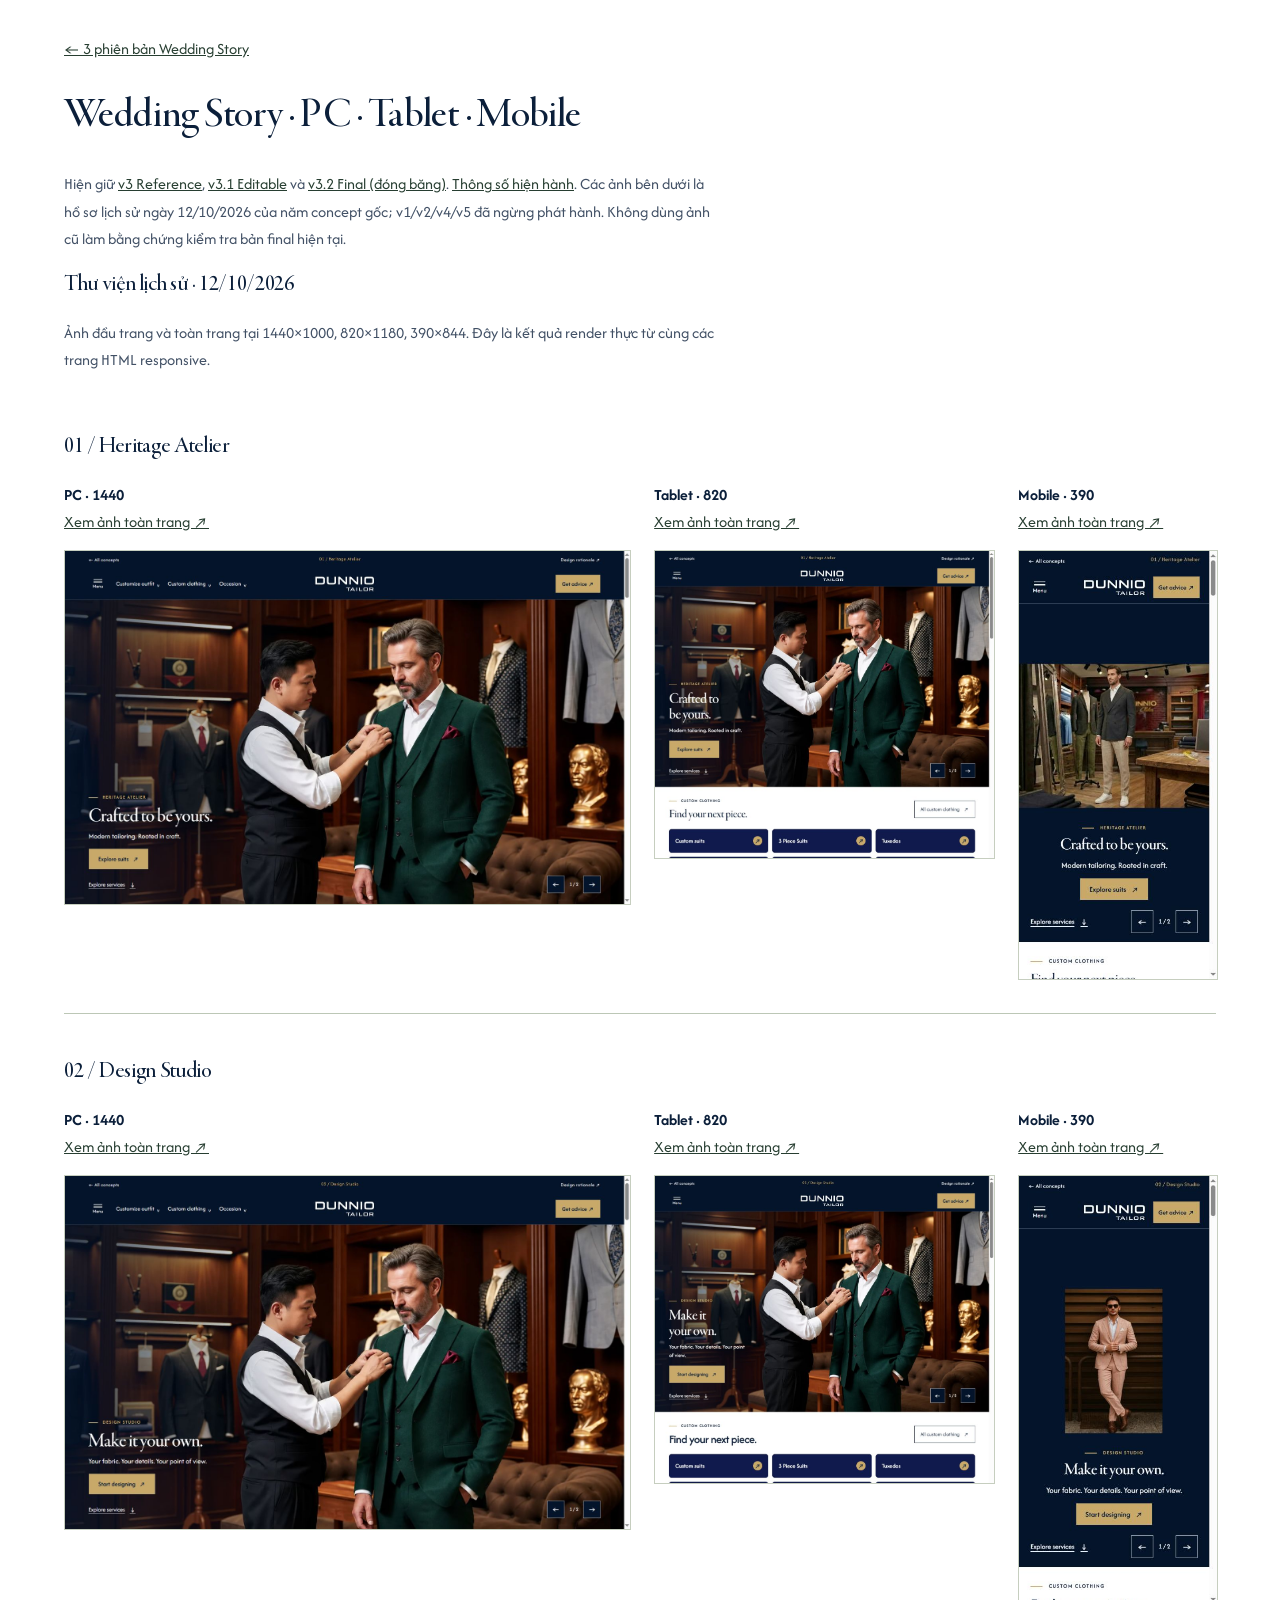
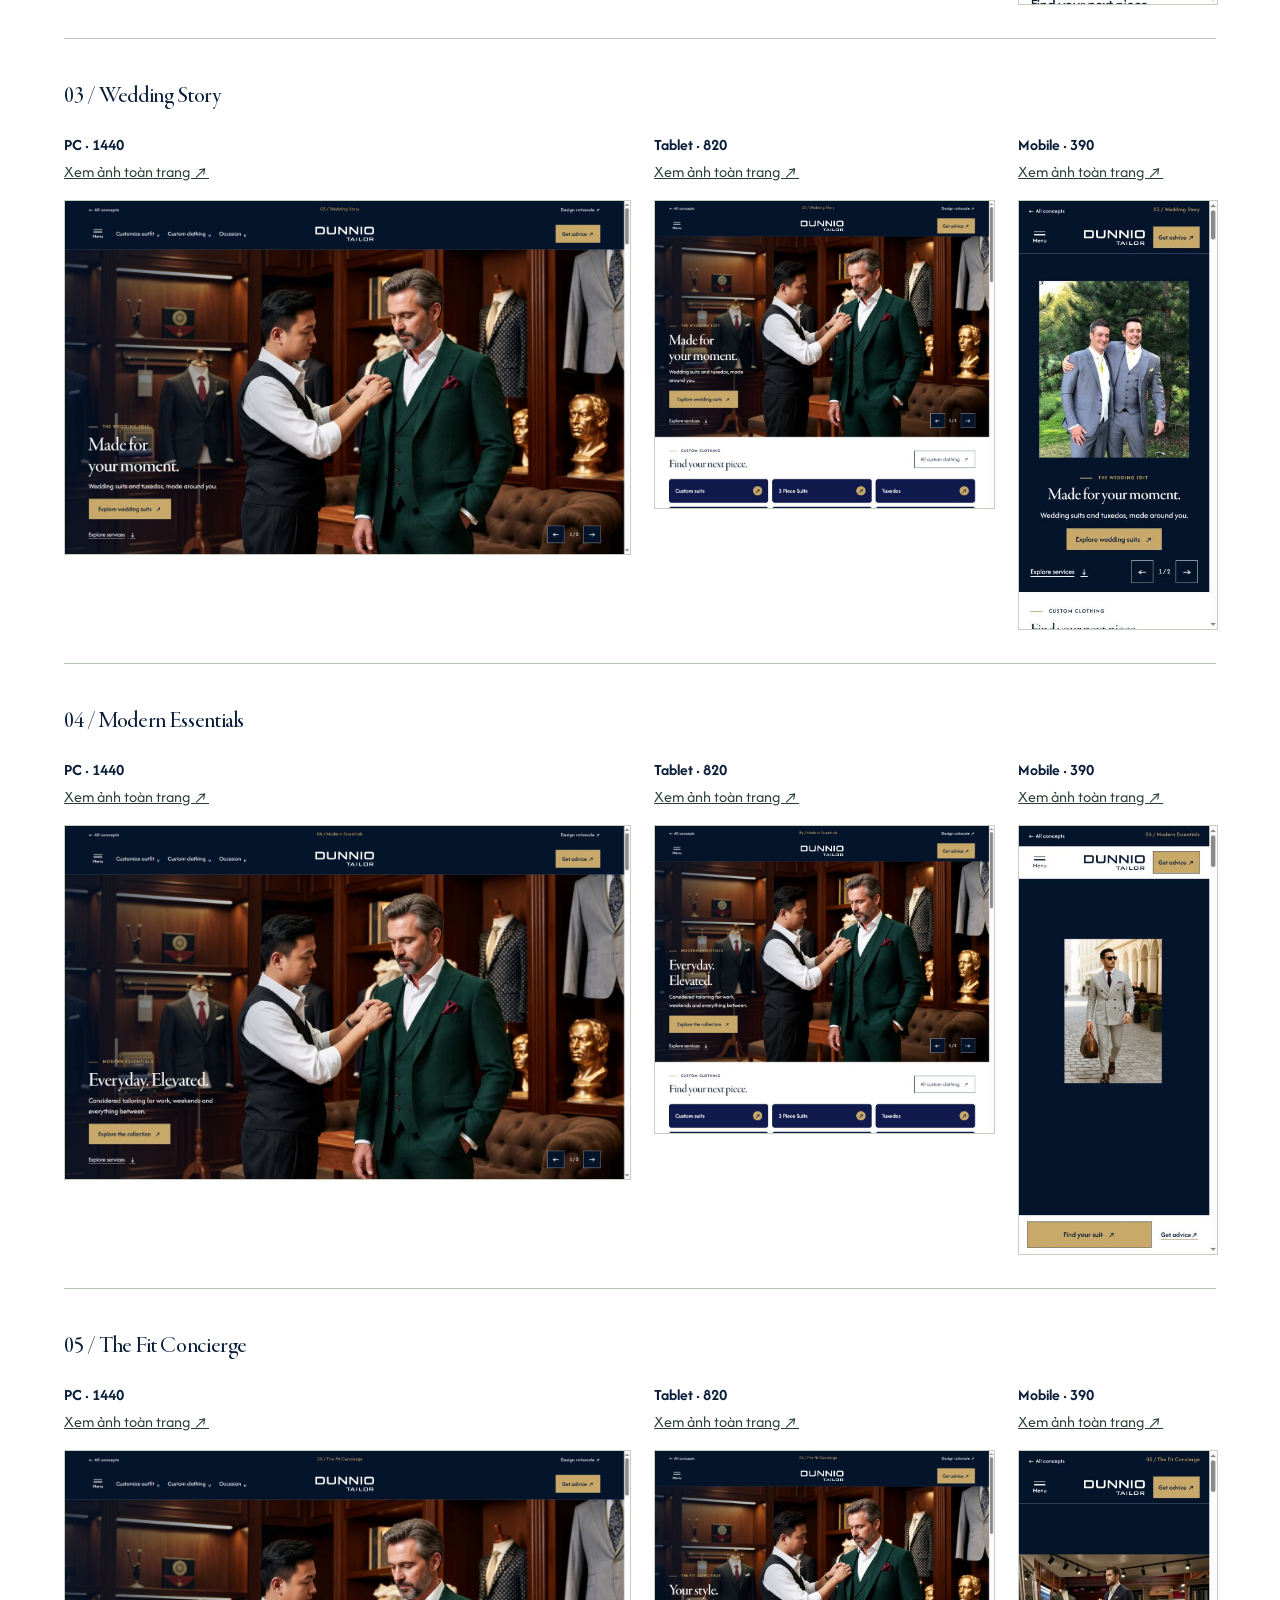
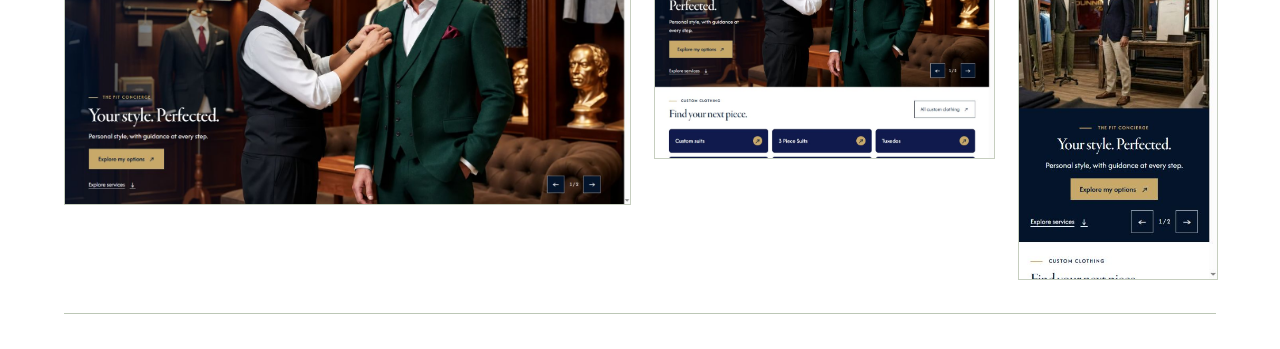
<file: docs/screenshot-index.html>
<!doctype html><html lang="vi"><meta charset="utf-8"><meta name="viewport" content="width=device-width,initial-scale=1"><title>3 phiên bản Wedding Story · Ảnh lịch sử · Dunnio</title><style>body{margin:0;background:#f2f1e9;font:16px/1.6 var(--font-secondary);color:#273e31;padding:35px 5%}h1{font:44px var(--font-primary)}section{padding:25px 0;border-bottom:1px solid #bcc7b6}.shots{display:grid;grid-template-columns:2fr 1.2fr .7fr;gap:25px;align-items:start}img{width:100%;height:auto;border:1px solid #c6cebf;margin-top:15px}a{color:#273e31}p{max-width:650px}@media(max-width:700px){.shots{display:block}.shots>div{margin-bottom:30px}h1{font-size:34px}}</style><link rel="stylesheet" href="../assets/fonts.css?v=typography-20261012"><link rel="stylesheet" href="../assets/brand.css?v=typography-20261012"><body class="document"><a href="../index.html">← 3 phiên bản Wedding Story</a><h1>Wedding Story · PC · Tablet · Mobile</h1><p>Hiện giữ <a href="../v3-wedding-story.html">v3 Reference</a>, <a href="../v3.1-wedding-story.html">v3.1 Editable</a> và <a href="../v3.2-wedding-story.html">v3.2 Final (đóng băng)</a>. <a href="VERSION-STATUS.html">Thông số hiện hành</a>. Các ảnh bên dưới là hồ sơ lịch sử ngày 12/10/2026 của năm concept gốc; v1/v2/v4/v5 đã ngừng phát hành. Không dùng ảnh cũ làm bằng chứng kiểm tra bản final hiện tại.</p><h2>Thư viện lịch sử · 12/10/2026</h2><p>Ảnh đầu trang và toàn trang tại 1440×1000, 820×1180, 390×844. Đây là kết quả render thực từ cùng các trang HTML responsive.</p><section><h2>01 / Heritage Atelier</h2><div class="shots"><div><strong>PC · 1440</strong><br><a href="screenshots/v1-desktop-full.png?v=balanced-20261012-r2">Xem ảnh toàn trang ↗</a><a href="screenshots/v1-desktop.png?v=editor-banners-20261012-r2"><img src="screenshots/v1-desktop.png?v=editor-banners-20261012-r2" alt="Heritage Atelier desktop" loading="lazy"></a></div><div><strong>Tablet · 820</strong><br><a href="screenshots/v1-tablet-full.png?v=balanced-20261012-r2">Xem ảnh toàn trang ↗</a><a href="screenshots/v1-tablet.png?v=editor-banners-20261012-r2"><img src="screenshots/v1-tablet.png?v=editor-banners-20261012-r2" alt="Heritage Atelier tablet" loading="lazy"></a></div><div><strong>Mobile · 390</strong><br><a href="screenshots/v1-mobile-full.png?v=balanced-20261012-r2">Xem ảnh toàn trang ↗</a><a href="screenshots/v1-mobile.png?v=editor-banners-20261012-r2"><img src="screenshots/v1-mobile.png?v=editor-banners-20261012-r2" alt="Heritage Atelier mobile" loading="lazy"></a></div></div></section><section><h2>02 / Design Studio</h2><div class="shots"><div><strong>PC · 1440</strong><br><a href="screenshots/v2-desktop-full.png?v=balanced-20261012-r2">Xem ảnh toàn trang ↗</a><a href="screenshots/v2-desktop.png?v=editor-banners-20261012-r2"><img src="screenshots/v2-desktop.png?v=editor-banners-20261012-r2" alt="Design Studio desktop" loading="lazy"></a></div><div><strong>Tablet · 820</strong><br><a href="screenshots/v2-tablet-full.png?v=balanced-20261012-r2">Xem ảnh toàn trang ↗</a><a href="screenshots/v2-tablet.png?v=editor-banners-20261012-r2"><img src="screenshots/v2-tablet.png?v=editor-banners-20261012-r2" alt="Design Studio tablet" loading="lazy"></a></div><div><strong>Mobile · 390</strong><br><a href="screenshots/v2-mobile-full.png?v=balanced-20261012-r2">Xem ảnh toàn trang ↗</a><a href="screenshots/v2-mobile.png?v=editor-banners-20261012-r2"><img src="screenshots/v2-mobile.png?v=editor-banners-20261012-r2" alt="Design Studio mobile" loading="lazy"></a></div></div></section><section><h2>03 / Wedding Story</h2><div class="shots"><div><strong>PC · 1440</strong><br><a href="screenshots/v3-desktop-full.png?v=balanced-20261012-r2">Xem ảnh toàn trang ↗</a><a href="screenshots/v3-desktop.png?v=editor-banners-20261012-r2"><img src="screenshots/v3-desktop.png?v=editor-banners-20261012-r2" alt="Wedding Story desktop" loading="lazy"></a></div><div><strong>Tablet · 820</strong><br><a href="screenshots/v3-tablet-full.png?v=balanced-20261012-r2">Xem ảnh toàn trang ↗</a><a href="screenshots/v3-tablet.png?v=editor-banners-20261012-r2"><img src="screenshots/v3-tablet.png?v=editor-banners-20261012-r2" alt="Wedding Story tablet" loading="lazy"></a></div><div><strong>Mobile · 390</strong><br><a href="screenshots/v3-mobile-full.png?v=balanced-20261012-r2">Xem ảnh toàn trang ↗</a><a href="screenshots/v3-mobile.png?v=editor-banners-20261012-r2"><img src="screenshots/v3-mobile.png?v=editor-banners-20261012-r2" alt="Wedding Story mobile" loading="lazy"></a></div></div></section><section><h2>04 / Modern Essentials</h2><div class="shots"><div><strong>PC · 1440</strong><br><a href="screenshots/v4-desktop-full.png?v=balanced-20261012-r2">Xem ảnh toàn trang ↗</a><a href="screenshots/v4-desktop.png?v=editor-banners-20261012-r2"><img src="screenshots/v4-desktop.png?v=editor-banners-20261012-r2" alt="Modern Essentials desktop" loading="lazy"></a></div><div><strong>Tablet · 820</strong><br><a href="screenshots/v4-tablet-full.png?v=balanced-20261012-r2">Xem ảnh toàn trang ↗</a><a href="screenshots/v4-tablet.png?v=editor-banners-20261012-r2"><img src="screenshots/v4-tablet.png?v=editor-banners-20261012-r2" alt="Modern Essentials tablet" loading="lazy"></a></div><div><strong>Mobile · 390</strong><br><a href="screenshots/v4-mobile-full.png?v=balanced-20261012-r2">Xem ảnh toàn trang ↗</a><a href="screenshots/v4-mobile.png?v=editor-banners-20261012-r2"><img src="screenshots/v4-mobile.png?v=editor-banners-20261012-r2" alt="Modern Essentials mobile" loading="lazy"></a></div></div></section><section><h2>05 / The Fit Concierge</h2><div class="shots"><div><strong>PC · 1440</strong><br><a href="screenshots/v5-desktop-full.png?v=balanced-20261012-r2">Xem ảnh toàn trang ↗</a><a href="screenshots/v5-desktop.png?v=editor-banners-20261012-r2"><img src="screenshots/v5-desktop.png?v=editor-banners-20261012-r2" alt="The Fit Concierge desktop" loading="lazy"></a></div><div><strong>Tablet · 820</strong><br><a href="screenshots/v5-tablet-full.png?v=balanced-20261012-r2">Xem ảnh toàn trang ↗</a><a href="screenshots/v5-tablet.png?v=editor-banners-20261012-r2"><img src="screenshots/v5-tablet.png?v=editor-banners-20261012-r2" alt="The Fit Concierge tablet" loading="lazy"></a></div><div><strong>Mobile · 390</strong><br><a href="screenshots/v5-mobile-full.png?v=balanced-20261012-r2">Xem ảnh toàn trang ↗</a><a href="screenshots/v5-mobile.png?v=editor-banners-20261012-r2"><img src="screenshots/v5-mobile.png?v=editor-banners-20261012-r2" alt="The Fit Concierge mobile" loading="lazy"></a></div></div></section></html>
</file>
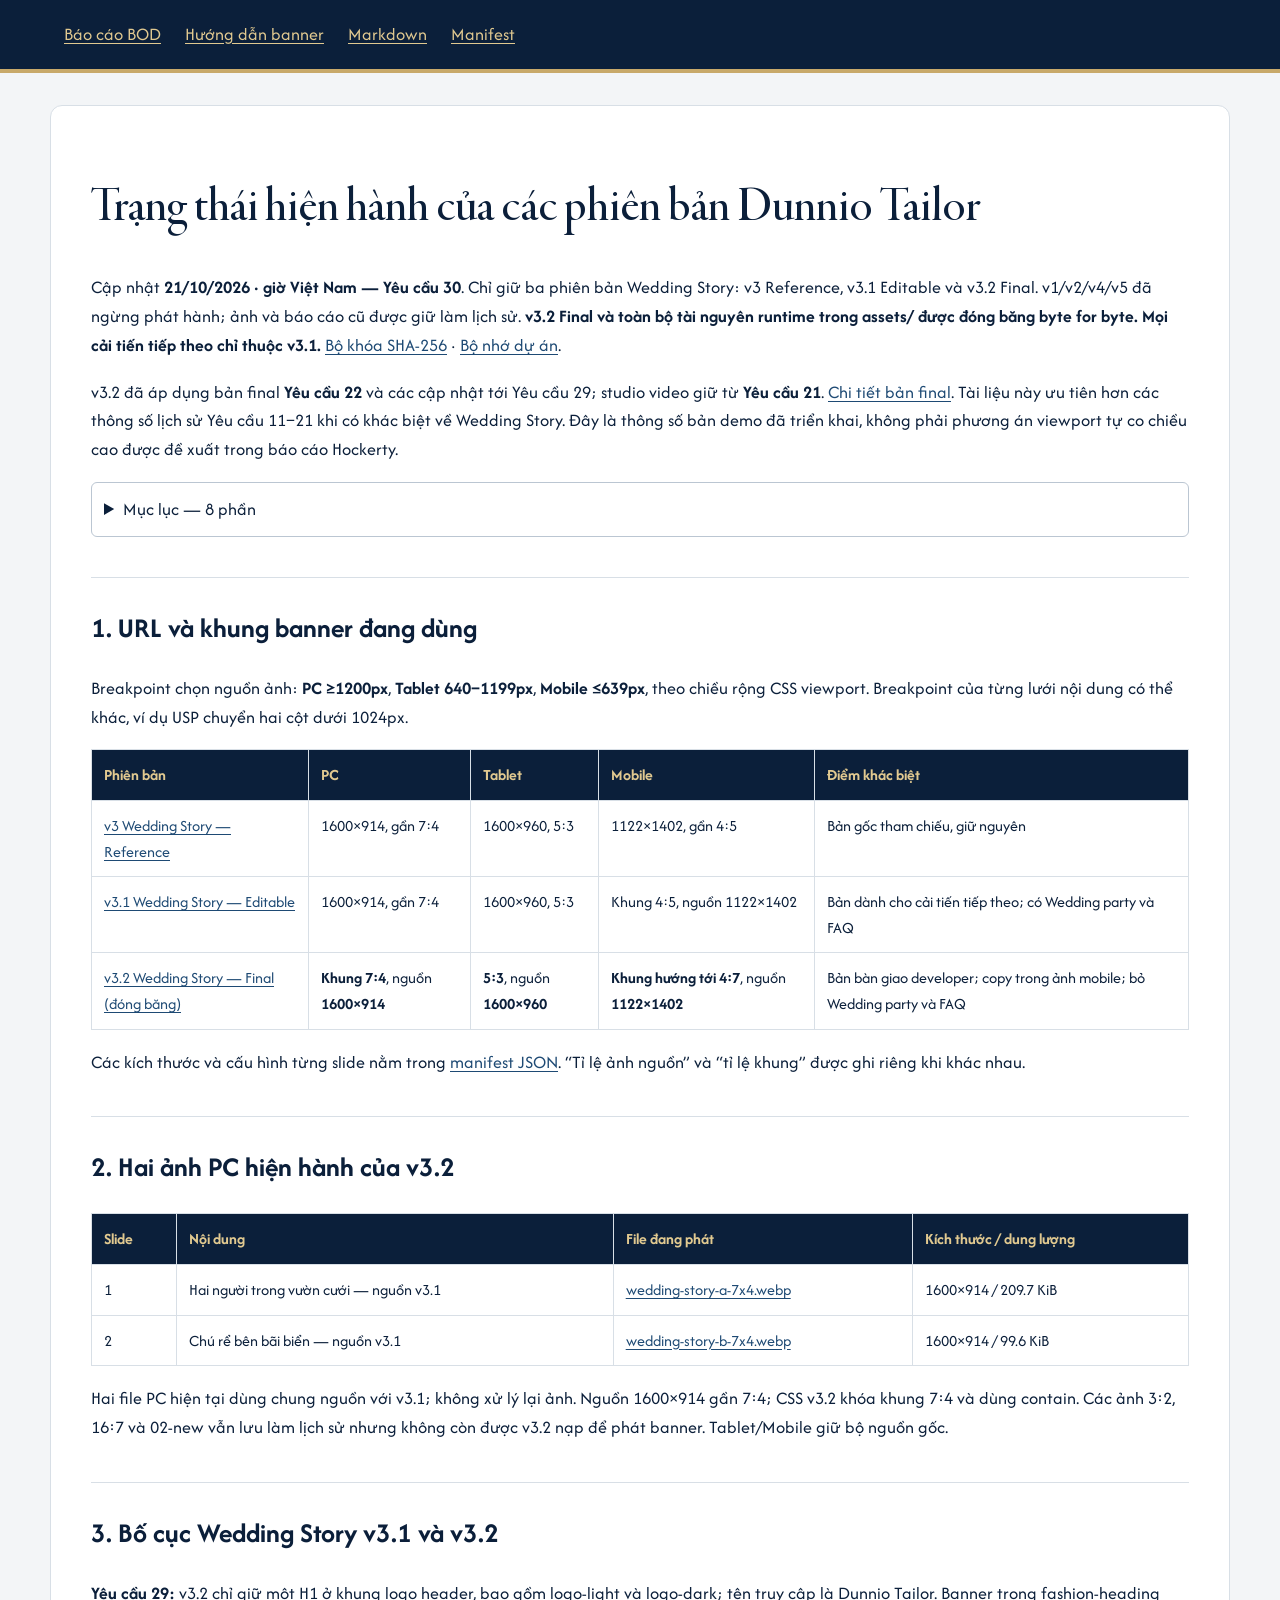
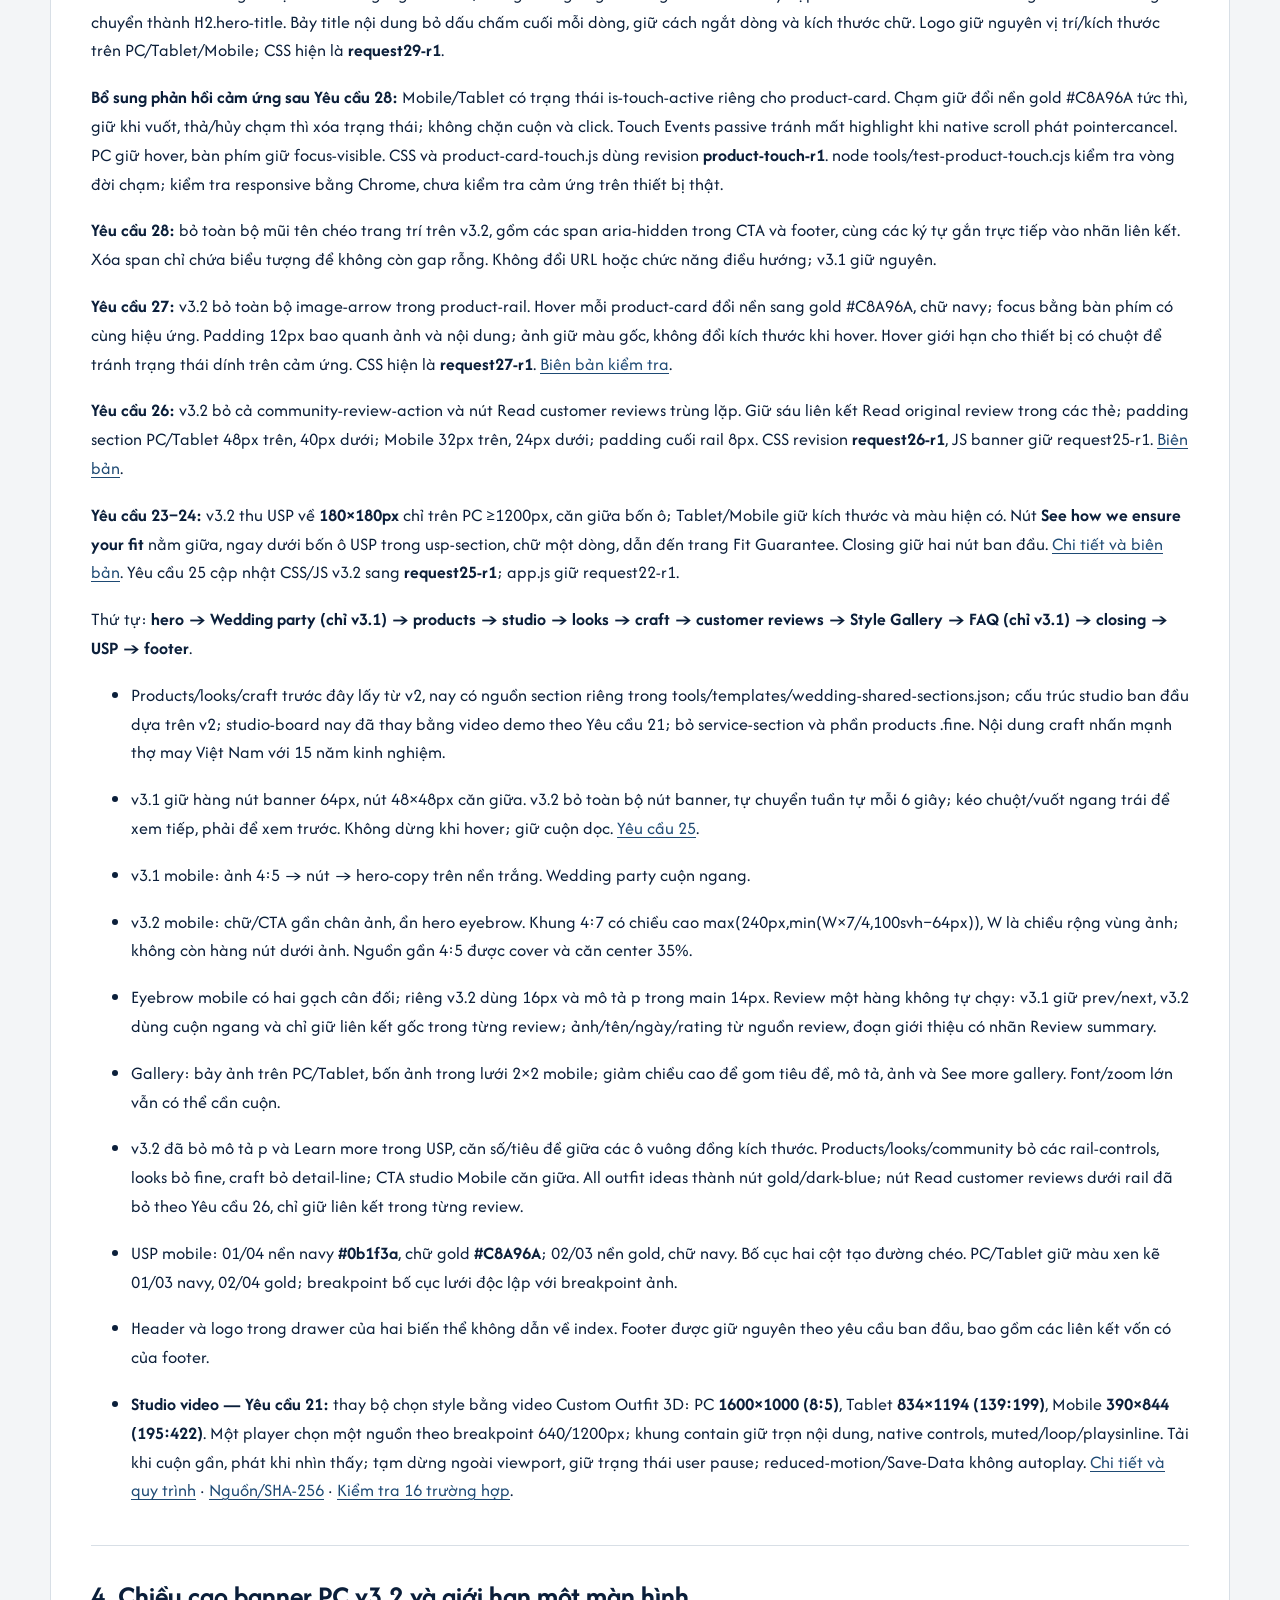
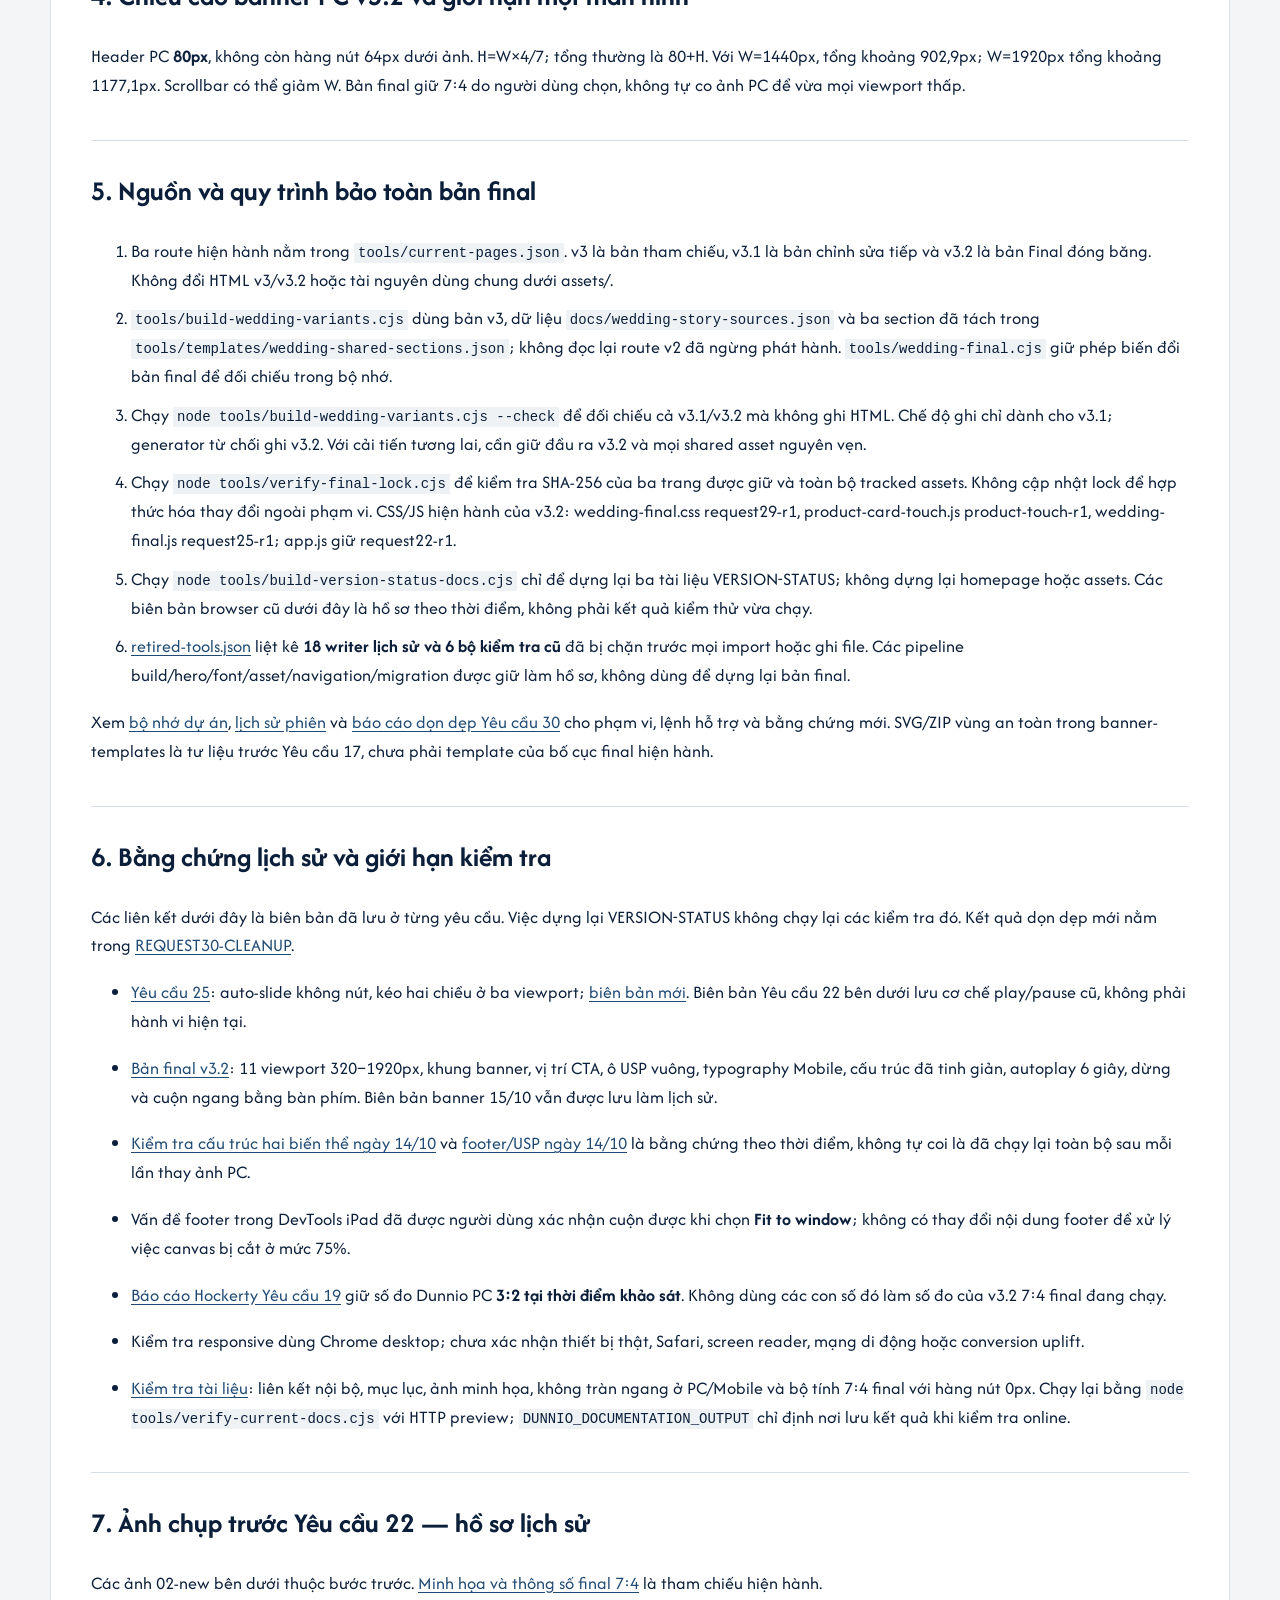
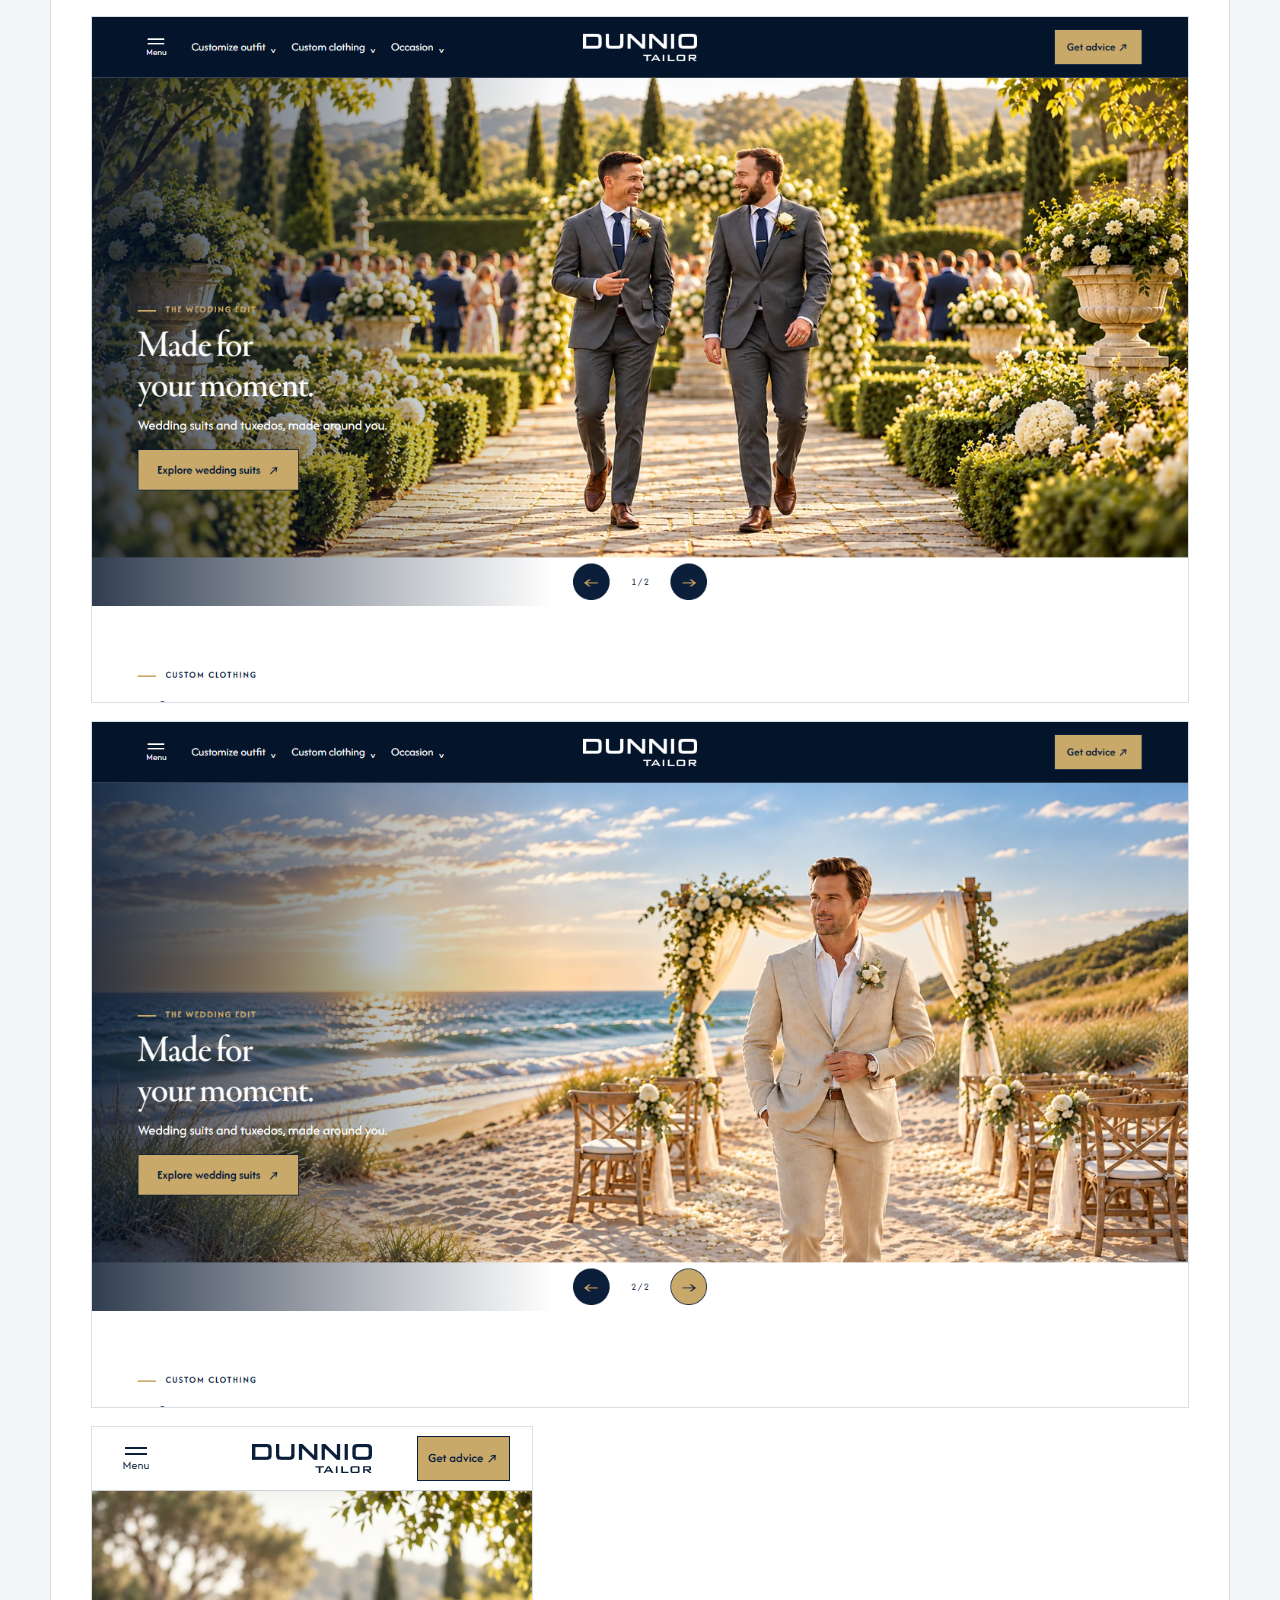
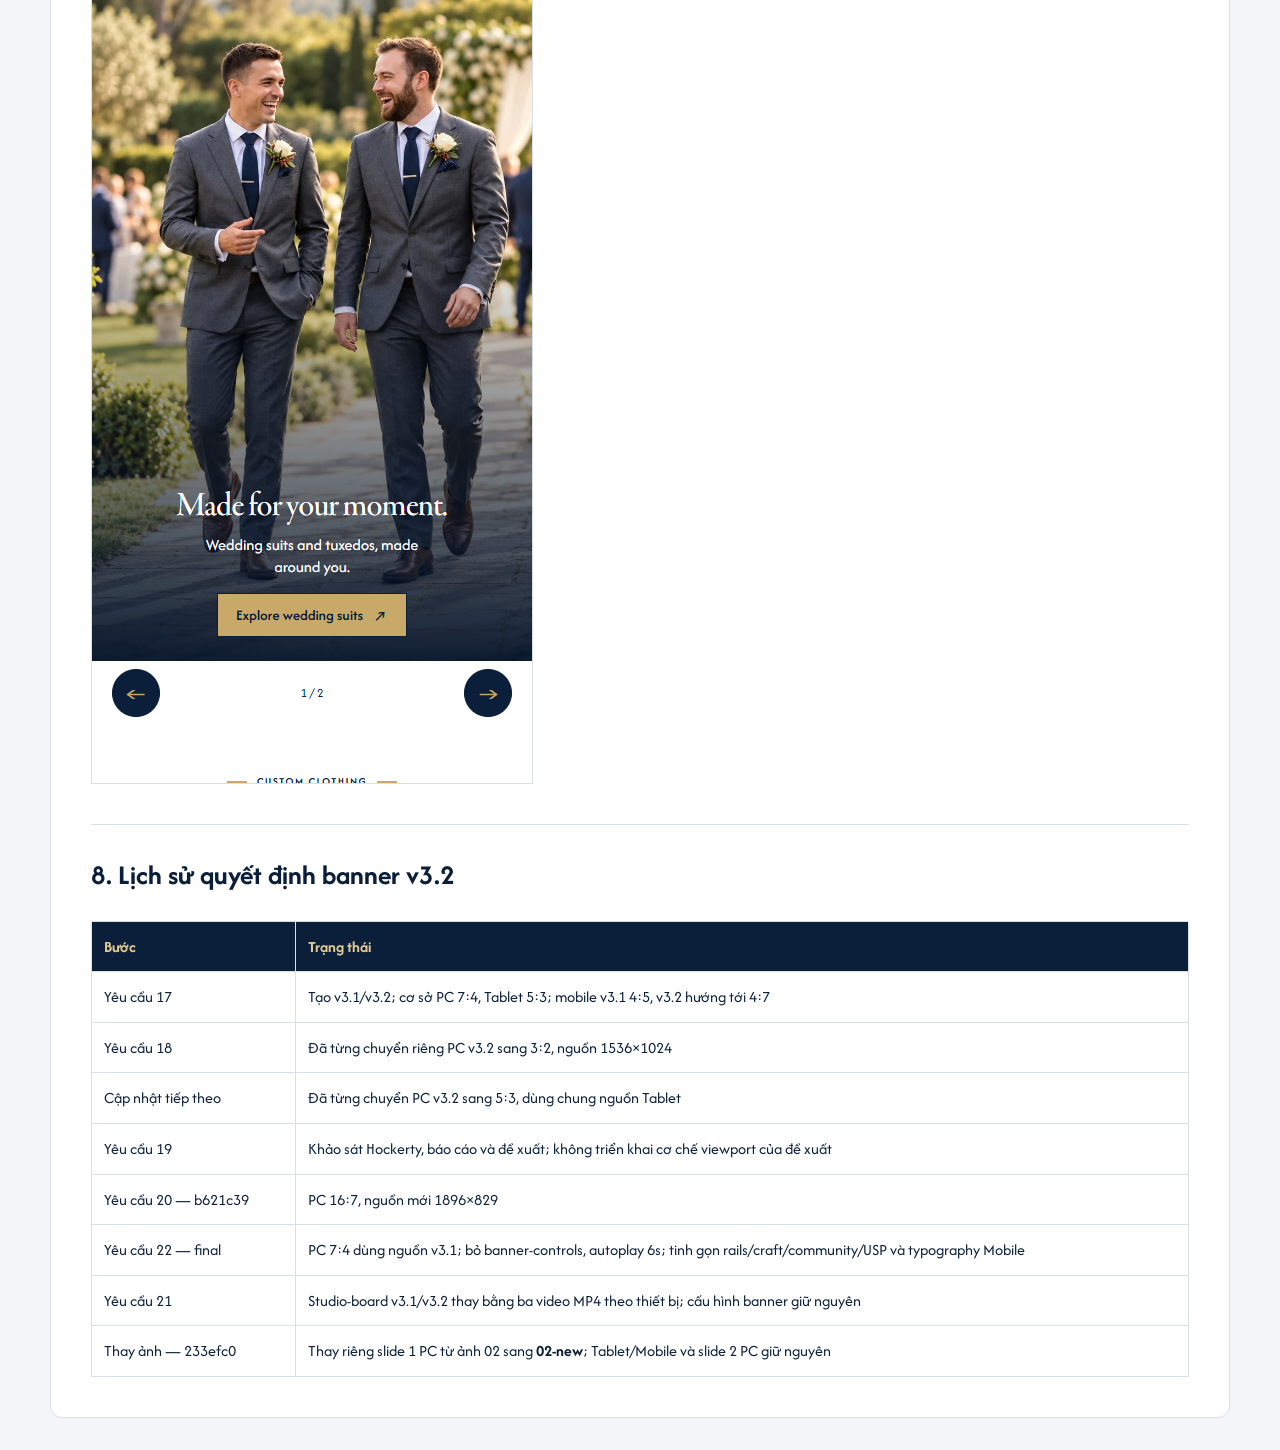
<file: docs/VERSION-STATUS.html>
<!doctype html><html lang="vi"><head><meta charset="utf-8"><meta name="viewport" content="width=device-width,initial-scale=1"><meta name="robots" content="noindex,nofollow"><title>Trạng thái phiên bản · Dunnio Tailor</title><link rel="stylesheet" href="../assets/fonts.css"><style>*{box-sizing:border-box}body{margin:0;background:#f3f5f7;color:#0b1f3a;font:18px/1.6 Afacad,Arial,sans-serif}header{background:#0b1f3a;border-bottom:4px solid #c8a96a;padding:20px 5%;display:flex;gap:24px;flex-wrap:wrap}header a{color:#e1c990}a{color:#1e4a74;text-underline-offset:3px}summary{cursor:pointer;padding:12px;border:1px solid #bbc6d2;border-radius:6px}details nav{margin-top:16px}nav{display:flex;gap:12px;flex-wrap:wrap;margin-bottom:32px;font-size:15px}nav a{padding:8px 12px;border:1px solid #bbc6d2;border-radius:6px}main{max-width:1180px;margin:32px auto;background:white;padding:40px;border:1px solid #d8dfe6;border-radius:12px;overflow-wrap:anywhere}h1{font:400 clamp(34px,4vw,52px)/1.15 'Garamon Pro Display',Georgia,serif}h2{font-size:28px;border-top:1px solid #d8dfe6;padding-top:28px;margin-top:40px;scroll-margin-top:24px}code{font:14px/1.5 Consolas,monospace;background:#eff2f5;padding:2px 4px}.table-scroll{overflow:auto}table{border-collapse:collapse;min-width:620px;width:100%;font-size:16px}th,td{border:1px solid #d8dfe6;padding:12px;text-align:left;vertical-align:top}th{background:#0b1f3a;color:#e1c990}img{display:block;max-width:100%;height:auto;border:1px solid #d8dfe6}li{margin:10px 0}a:focus-visible{outline:3px solid #c8a96a;outline-offset:3px}@media(max-width:639px){main{margin:12px;padding:20px;font-size:17px}h2{font-size:25px}}@media print{body{background:white}header,nav{display:none}main{border:0;max-width:none;margin:0;padding:0}.table-scroll{overflow:visible}table{min-width:0}img{max-height:620px;object-fit:contain}}</style></head><body><header><a href="../report.html#wedding-current">Báo cáo BOD</a><a href="../banner-guide.html">Hướng dẫn banner</a><a href="VERSION-STATUS.md">Markdown</a><a href="VERSION-STATUS.json">Manifest</a></header><main><h1>Trạng thái hiện hành của các phiên bản Dunnio Tailor</h1>
<p>Cập nhật <strong>21/10/2026 · giờ Việt Nam — Yêu cầu 30</strong>. Chỉ giữ ba phiên bản Wedding Story: v3 Reference, v3.1 Editable và v3.2 Final. v1/v2/v4/v5 đã ngừng phát hành; ảnh và báo cáo cũ được giữ làm lịch sử. <strong>v3.2 Final và toàn bộ tài nguyên runtime trong assets/ được đóng băng byte for byte. Mọi cải tiến tiếp theo chỉ thuộc v3.1.</strong> <a href="final-v32-lock.json">Bộ khóa SHA-256</a> · <a href="PROJECT-MEMORY.md">Bộ nhớ dự án</a>.</p>
<p>v3.2 đã áp dụng bản final <strong>Yêu cầu 22</strong> và các cập nhật tới Yêu cầu 29; studio video giữ từ <strong>Yêu cầu 21</strong>. <a href="WEDDING-FINAL-REQUEST22.md">Chi tiết bản final</a>. Tài liệu này ưu tiên hơn các thông số lịch sử Yêu cầu 11–21 khi có khác biệt về Wedding Story. Đây là thông số bản demo đã triển khai, không phải phương án viewport tự co chiều cao được đề xuất trong báo cáo Hockerty.</p>
<details><summary>Mục lục — 8 phần</summary><nav aria-label="Mục lục"><a href="#section-1">1. URL và khung banner đang dùng</a><a href="#section-2">2. Hai ảnh PC hiện hành của v3.2</a><a href="#section-3">3. Bố cục Wedding Story v3.1 và v3.2</a><a href="#section-4">4. Chiều cao banner PC v3.2 và giới hạn một màn hình</a><a href="#section-5">5. Nguồn và quy trình bảo toàn bản final</a><a href="#section-6">6. Bằng chứng lịch sử và giới hạn kiểm tra</a><a href="#section-7">7. Ảnh chụp trước Yêu cầu 22 — hồ sơ lịch sử</a><a href="#section-8">8. Lịch sử quyết định banner v3.2</a></nav></details><h2 id="section-1">1. URL và khung banner đang dùng</h2>
<p>Breakpoint chọn nguồn ảnh: <strong>PC ≥1200px</strong>, <strong>Tablet 640–1199px</strong>, <strong>Mobile ≤639px</strong>, theo chiều rộng CSS viewport. Breakpoint của từng lưới nội dung có thể khác, ví dụ USP chuyển hai cột dưới 1024px.</p>
<div class="table-scroll"><table>
<thead>
<tr>
<th>Phiên bản</th>
<th>PC</th>
<th>Tablet</th>
<th>Mobile</th>
<th>Điểm khác biệt</th>
</tr>
</thead>
<tbody><tr>
<td><a href="../v3-wedding-story.html">v3 Wedding Story — Reference</a></td>
<td>1600×914, gần 7:4</td>
<td>1600×960, 5:3</td>
<td>1122×1402, gần 4:5</td>
<td>Bản gốc tham chiếu, giữ nguyên</td>
</tr>
<tr>
<td><a href="../v3.1-wedding-story.html">v3.1 Wedding Story — Editable</a></td>
<td>1600×914, gần 7:4</td>
<td>1600×960, 5:3</td>
<td>Khung 4:5, nguồn 1122×1402</td>
<td>Bản dành cho cải tiến tiếp theo; có Wedding party và FAQ</td>
</tr>
<tr>
<td><a href="../v3.2-wedding-story.html">v3.2 Wedding Story — Final (đóng băng)</a></td>
<td><strong>Khung 7:4</strong>, nguồn <strong>1600×914</strong></td>
<td><strong>5:3</strong>, nguồn <strong>1600×960</strong></td>
<td><strong>Khung hướng tới 4:7</strong>, nguồn <strong>1122×1402</strong></td>
<td>Bản bàn giao developer; copy trong ảnh mobile; bỏ Wedding party và FAQ</td>
</tr>
</tbody></table></div>
<p>Các kích thước và cấu hình từng slide nằm trong <a href="VERSION-STATUS.json">manifest JSON</a>. “Tỉ lệ ảnh nguồn” và “tỉ lệ khung” được ghi riêng khi khác nhau.</p>
<h2 id="section-2">2. Hai ảnh PC hiện hành của v3.2</h2>
<div class="table-scroll"><table>
<thead>
<tr>
<th>Slide</th>
<th>Nội dung</th>
<th>File đang phát</th>
<th>Kích thước / dung lượng</th>
</tr>
</thead>
<tbody><tr>
<td>1</td>
<td>Hai người trong vườn cưới — nguồn v3.1</td>
<td><a href="../assets/banners/wedding-story-a-7x4.webp">wedding-story-a-7x4.webp</a></td>
<td>1600×914 / 209.7 KiB</td>
</tr>
<tr>
<td>2</td>
<td>Chú rể bên bãi biển — nguồn v3.1</td>
<td><a href="../assets/banners/wedding-story-b-7x4.webp">wedding-story-b-7x4.webp</a></td>
<td>1600×914 / 99.6 KiB</td>
</tr>
</tbody></table></div>
<p>Hai file PC hiện tại dùng chung nguồn với v3.1; không xử lý lại ảnh. Nguồn 1600×914 gần 7:4; CSS v3.2 khóa khung 7:4 và dùng contain. Các ảnh 3:2, 16:7 và 02-new vẫn lưu làm lịch sử nhưng không còn được v3.2 nạp để phát banner. Tablet/Mobile giữ bộ nguồn gốc.</p>
<h2 id="section-3">3. Bố cục Wedding Story v3.1 và v3.2</h2>
<p><strong>Yêu cầu 29:</strong> v3.2 chỉ giữ một H1 ở khung logo header, bao gồm logo-light và logo-dark; tên truy cập là Dunnio Tailor. Banner trong fashion-heading chuyển thành H2.hero-title. Bảy title nội dung bỏ dấu chấm cuối mỗi dòng, giữ cách ngắt dòng và kích thước chữ. Logo giữ nguyên vị trí/kích thước trên PC/Tablet/Mobile; CSS hiện là <strong>request29-r1</strong>.</p>
<p><strong>Bổ sung phản hồi cảm ứng sau Yêu cầu 28:</strong> Mobile/Tablet có trạng thái is-touch-active riêng cho product-card. Chạm giữ đổi nền gold #C8A96A tức thì, giữ khi vuốt, thả/hủy chạm thì xóa trạng thái; không chặn cuộn và click. Touch Events passive tránh mất highlight khi native scroll phát pointercancel. PC giữ hover, bàn phím giữ focus-visible. CSS và product-card-touch.js dùng revision <strong>product-touch-r1</strong>. node tools/test-product-touch.cjs kiểm tra vòng đời chạm; kiểm tra responsive bằng Chrome, chưa kiểm tra cảm ứng trên thiết bị thật.</p>
<p><strong>Yêu cầu 28:</strong> bỏ toàn bộ mũi tên chéo trang trí trên v3.2, gồm các span aria-hidden trong CTA và footer, cùng các ký tự gắn trực tiếp vào nhãn liên kết. Xóa span chỉ chứa biểu tượng để không còn gap rỗng. Không đổi URL hoặc chức năng điều hướng; v3.1 giữ nguyên.</p>
<p><strong>Yêu cầu 27:</strong> v3.2 bỏ toàn bộ image-arrow trong product-rail. Hover mỗi product-card đổi nền sang gold #C8A96A, chữ navy; focus bằng bàn phím có cùng hiệu ứng. Padding 12px bao quanh ảnh và nội dung; ảnh giữ màu gốc, không đổi kích thước khi hover. Hover giới hạn cho thiết bị có chuột để tránh trạng thái dính trên cảm ứng. CSS hiện là <strong>request27-r1</strong>. <a href="product-hover-verification.json">Biên bản kiểm tra</a>.</p>
<p><strong>Yêu cầu 26:</strong> v3.2 bỏ cả community-review-action và nút Read customer reviews trùng lặp. Giữ sáu liên kết Read original review trong các thẻ; padding section PC/Tablet 48px trên, 40px dưới; Mobile 32px trên, 24px dưới; padding cuối rail 8px. CSS revision <strong>request26-r1</strong>, JS banner giữ request25-r1. <a href="community-spacing-verification.json">Biên bản</a>.</p>
<p><strong>Yêu cầu 23–24:</strong> v3.2 thu USP về <strong>180×180px</strong> chỉ trên PC ≥1200px, căn giữa bốn ô; Tablet/Mobile giữ kích thước và màu hiện có. Nút <strong>See how we ensure your fit</strong> nằm giữa, ngay dưới bốn ô USP trong usp-section, chữ một dòng, dẫn đến trang Fit Guarantee. Closing giữ hai nút ban đầu. <a href="WEDDING-USP-FIT-UPDATE.md">Chi tiết và biên bản</a>. Yêu cầu 25 cập nhật CSS/JS v3.2 sang <strong>request25-r1</strong>; app.js giữ request22-r1.</p>
<p>Thứ tự: <strong>hero → Wedding party (chỉ v3.1) → products → studio → looks → craft → customer reviews → Style Gallery → FAQ (chỉ v3.1) → closing → USP → footer</strong>.</p>
<ul>
<li><p>Products/looks/craft trước đây lấy từ v2, nay có nguồn section riêng trong tools/templates/wedding-shared-sections.json; cấu trúc studio ban đầu dựa trên v2; studio-board nay đã thay bằng video demo theo Yêu cầu 21; bỏ service-section và phần products .fine. Nội dung craft nhấn mạnh thợ may Việt Nam với 15 năm kinh nghiệm.</p>
</li>
<li><p>v3.1 giữ hàng nút banner 64px, nút 48×48px căn giữa. v3.2 bỏ toàn bộ nút banner, tự chuyển tuần tự mỗi 6 giây; kéo chuột/vuốt ngang trái để xem tiếp, phải để xem trước. Không dừng khi hover; giữ cuộn dọc. <a href="WEDDING-AUTOSLIDE-REQUEST25.md">Yêu cầu 25</a>.</p>
</li>
<li><p>v3.1 mobile: ảnh 4:5 → nút → hero-copy trên nền trắng. Wedding party cuộn ngang.</p>
</li>
<li><p>v3.2 mobile: chữ/CTA gần chân ảnh, ẩn hero eyebrow. Khung 4:7 có chiều cao max(240px,min(W×7/4,100svh−64px)), W là chiều rộng vùng ảnh; không còn hàng nút dưới ảnh. Nguồn gần 4:5 được cover và căn center 35%.</p>
</li>
<li><p>Eyebrow mobile có hai gạch cân đối; riêng v3.2 dùng 16px và mô tả p trong main 14px. Review một hàng không tự chạy: v3.1 giữ prev/next, v3.2 dùng cuộn ngang và chỉ giữ liên kết gốc trong từng review; ảnh/tên/ngày/rating từ nguồn review, đoạn giới thiệu có nhãn Review summary.</p>
</li>
<li><p>Gallery: bảy ảnh trên PC/Tablet, bốn ảnh trong lưới 2×2 mobile; giảm chiều cao để gom tiêu đề, mô tả, ảnh và See more gallery. Font/zoom lớn vẫn có thể cần cuộn.</p>
</li>
<li><p>v3.2 đã bỏ mô tả p và Learn more trong USP, căn số/tiêu đề giữa các ô vuông đồng kích thước. Products/looks/community bỏ các rail-controls, looks bỏ fine, craft bỏ detail-line; CTA studio Mobile căn giữa. All outfit ideas thành nút gold/dark-blue; nút Read customer reviews dưới rail đã bỏ theo Yêu cầu 26, chỉ giữ liên kết trong từng review.</p>
</li>
<li><p>USP mobile: 01/04 nền navy <strong>#0b1f3a</strong>, chữ gold <strong>#C8A96A</strong>; 02/03 nền gold, chữ navy. Bố cục hai cột tạo đường chéo. PC/Tablet giữ màu xen kẽ 01/03 navy, 02/04 gold; breakpoint bố cục lưới độc lập với breakpoint ảnh.</p>
</li>
<li><p>Header và logo trong drawer của hai biến thể không dẫn về index. Footer được giữ nguyên theo yêu cầu ban đầu, bao gồm các liên kết vốn có của footer.</p>
</li>
<li><p><strong>Studio video — Yêu cầu 21:</strong> thay bộ chọn style bằng video Custom Outfit 3D: PC <strong>1600×1000 (8:5)</strong>, Tablet <strong>834×1194 (139:199)</strong>, Mobile <strong>390×844 (195:422)</strong>. Một player chọn một nguồn theo breakpoint 640/1200px; khung contain giữ trọn nội dung, native controls, muted/loop/playsinline. Tải khi cuộn gần, phát khi nhìn thấy; tạm dừng ngoài viewport, giữ trạng thái user pause; reduced-motion/Save-Data không autoplay. <a href="STUDIO-VIDEO-UPDATE.md">Chi tiết và quy trình</a> · <a href="studio-video-assets.json">Nguồn/SHA-256</a> · <a href="studio-video-verification.json">Kiểm tra 16 trường hợp</a>.</p>
</li>
</ul>
<h2 id="section-4">4. Chiều cao banner PC v3.2 và giới hạn một màn hình</h2>
<p>Header PC <strong>80px</strong>, không còn hàng nút 64px dưới ảnh. H=W×4/7; tổng thường là 80+H. Với W=1440px, tổng khoảng 902,9px; W=1920px tổng khoảng 1177,1px. Scrollbar có thể giảm W. Bản final giữ 7:4 do người dùng chọn, không tự co ảnh PC để vừa mọi viewport thấp.</p>
<h2 id="section-5">5. Nguồn và quy trình bảo toàn bản final</h2>
<ol>
<li>Ba route hiện hành nằm trong <code>tools/current-pages.json</code>. v3 là bản tham chiếu, v3.1 là bản chỉnh sửa tiếp và v3.2 là bản Final đóng băng. Không đổi HTML v3/v3.2 hoặc tài nguyên dùng chung dưới assets/.</li>
<li><code>tools/build-wedding-variants.cjs</code> dùng bản v3, dữ liệu <code>docs/wedding-story-sources.json</code> và ba section đã tách trong <code>tools/templates/wedding-shared-sections.json</code>; không đọc lại route v2 đã ngừng phát hành. <code>tools/wedding-final.cjs</code> giữ phép biến đổi bản final để đối chiếu trong bộ nhớ.</li>
<li>Chạy <code>node tools/build-wedding-variants.cjs --check</code> để đối chiếu cả v3.1/v3.2 mà không ghi HTML. Chế độ ghi chỉ dành cho v3.1; generator từ chối ghi v3.2. Với cải tiến tương lai, cần giữ đầu ra v3.2 và mọi shared asset nguyên vẹn.</li>
<li>Chạy <code>node tools/verify-final-lock.cjs</code> để kiểm tra SHA-256 của ba trang được giữ và toàn bộ tracked assets. Không cập nhật lock để hợp thức hóa thay đổi ngoài phạm vi. CSS/JS hiện hành của v3.2: wedding-final.css request29-r1, product-card-touch.js product-touch-r1, wedding-final.js request25-r1; app.js giữ request22-r1.</li>
<li>Chạy <code>node tools/build-version-status-docs.cjs</code> chỉ để dựng lại ba tài liệu VERSION-STATUS; không dựng lại homepage hoặc assets. Các biên bản browser cũ dưới đây là hồ sơ theo thời điểm, không phải kết quả kiểm thử vừa chạy.</li>
<li><a href="../tools/retired-tools.json">retired-tools.json</a> liệt kê <strong>18 writer lịch sử và 6 bộ kiểm tra cũ</strong> đã bị chặn trước mọi import hoặc ghi file. Các pipeline build/hero/font/asset/navigation/migration được giữ làm hồ sơ, không dùng để dựng lại bản final.</li>
</ol>
<p>Xem <a href="PROJECT-MEMORY.md">bộ nhớ dự án</a>, <a href="SESSION-HISTORY.md">lịch sử phiên</a> và <a href="REQUEST30-CLEANUP.md">báo cáo dọn dẹp Yêu cầu 30</a> cho phạm vi, lệnh hỗ trợ và bằng chứng mới. SVG/ZIP vùng an toàn trong banner-templates là tư liệu trước Yêu cầu 17, chưa phải template của bố cục final hiện hành.</p>
<h2 id="section-6">6. Bằng chứng lịch sử và giới hạn kiểm tra</h2>
<p>Các liên kết dưới đây là biên bản đã lưu ở từng yêu cầu. Việc dựng lại VERSION-STATUS không chạy lại các kiểm tra đó. Kết quả dọn dẹp mới nằm trong <a href="REQUEST30-CLEANUP.md">REQUEST30-CLEANUP</a>.</p>
<ul>
<li><p><a href="WEDDING-AUTOSLIDE-REQUEST25.md">Yêu cầu 25</a>: auto-slide không nút, kéo hai chiều ở ba viewport; <a href="wedding-autoslide-verification.json">biên bản mới</a>. Biên bản Yêu cầu 22 bên dưới lưu cơ chế play/pause cũ, không phải hành vi hiện tại.</p>
</li>
<li><p><a href="wedding-final-verification.json">Bản final v3.2</a>: 11 viewport 320–1920px, khung banner, vị trí CTA, ô USP vuông, typography Mobile, cấu trúc đã tinh giản, autoplay 6 giây, dừng và cuộn ngang bằng bàn phím. Biên bản banner 15/10 vẫn được lưu làm lịch sử.</p>
</li>
<li><p><a href="wedding-story-verification.json">Kiểm tra cấu trúc hai biến thể ngày 14/10</a> và <a href="wedding-footer-verification.json">footer/USP ngày 14/10</a> là bằng chứng theo thời điểm, không tự coi là đã chạy lại toàn bộ sau mỗi lần thay ảnh PC.</p>
</li>
<li><p>Vấn đề footer trong DevTools iPad đã được người dùng xác nhận cuộn được khi chọn <strong>Fit to window</strong>; không có thay đổi nội dung footer để xử lý việc canvas bị cắt ở mức 75%.</p>
</li>
<li><p><a href="hockerty-banner-audit-20261015.html">Báo cáo Hockerty Yêu cầu 19</a> giữ số đo Dunnio PC <strong>3:2 tại thời điểm khảo sát</strong>. Không dùng các con số đó làm số đo của v3.2 7:4 final đang chạy.</p>
</li>
<li><p>Kiểm tra responsive dùng Chrome desktop; chưa xác nhận thiết bị thật, Safari, screen reader, mạng di động hoặc conversion uplift.</p>
</li>
<li><p><a href="documentation-verification.json">Kiểm tra tài liệu</a>: liên kết nội bộ, mục lục, ảnh minh họa, không tràn ngang ở PC/Mobile và bộ tính 7:4 final với hàng nút 0px. Chạy lại bằng <code>node tools/verify-current-docs.cjs</code> với HTTP preview; <code>DUNNIO_DOCUMENTATION_OUTPUT</code> chỉ định nơi lưu kết quả khi kiểm tra online.</p>
</li>
</ul>
<h2 id="section-7">7. Ảnh chụp trước Yêu cầu 22 — hồ sơ lịch sử</h2>
<p>Các ảnh 02-new bên dưới thuộc bước trước. <a href="WEDDING-FINAL-REQUEST22.md">Minh họa và thông số final 7:4</a> là tham chiếu hiện hành.</p>
<p><img src="screenshots/wedding-current/pc-slide-1.png" alt="PC 1440×900 — slide 1 ảnh 02-new"></p>
<p><img src="screenshots/wedding-current/pc-slide-2.png" alt="PC 1440×900 — slide 2 ảnh bãi biển"></p>
<p><img src="screenshots/wedding-current/mobile-slide-1.png" alt="Mobile 440×956 — nguồn dọc giữ nguyên"></p>
<h2 id="section-8">8. Lịch sử quyết định banner v3.2</h2>
<div class="table-scroll"><table>
<thead>
<tr>
<th>Bước</th>
<th>Trạng thái</th>
</tr>
</thead>
<tbody><tr>
<td>Yêu cầu 17</td>
<td>Tạo v3.1/v3.2; cơ sở PC 7:4, Tablet 5:3; mobile v3.1 4:5, v3.2 hướng tới 4:7</td>
</tr>
<tr>
<td>Yêu cầu 18</td>
<td>Đã từng chuyển riêng PC v3.2 sang 3:2, nguồn 1536×1024</td>
</tr>
<tr>
<td>Cập nhật tiếp theo</td>
<td>Đã từng chuyển PC v3.2 sang 5:3, dùng chung nguồn Tablet</td>
</tr>
<tr>
<td>Yêu cầu 19</td>
<td>Khảo sát Hockerty, báo cáo và đề xuất; không triển khai cơ chế viewport của đề xuất</td>
</tr>
<tr>
<td>Yêu cầu 20 — b621c39</td>
<td>PC 16:7, nguồn mới 1896×829</td>
</tr>
<tr>
<td>Yêu cầu 22 — final</td>
<td>PC 7:4 dùng nguồn v3.1; bỏ banner-controls, autoplay 6s; tinh gọn rails/craft/community/USP và typography Mobile</td>
</tr>
<tr>
<td>Yêu cầu 21</td>
<td>Studio-board v3.1/v3.2 thay bằng ba video MP4 theo thiết bị; cấu hình banner giữ nguyên</td>
</tr>
<tr>
<td>Thay ảnh — 233efc0</td>
<td>Thay riêng slide 1 PC từ ảnh 02 sang <strong>02-new</strong>; Tablet/Mobile và slide 2 PC giữ nguyên</td>
</tr>
</tbody></table></div>
</main></body></html>
</file>
<file: assets/fonts.css>
/* Exact font assets from the existing Dunnio Tailor clone. */
@font-face {
  font-family: "Garamon Pro Display";
  font-style: normal;
  font-weight: 400;
  font-display: swap;
  src: url("fonts/GaramondPremrPro.woff2") format("woff2");
}

@font-face {
  font-family: "Afacad";
  font-style: normal;
  font-weight: 400;
  font-display: swap;
  src: url("fonts/Afacad-Regular.woff2") format("woff2");
}

@font-face {
  font-family: "Afacad";
  font-style: normal;
  font-weight: 500;
  font-display: swap;
  src: url("fonts/Afacad-Medium.woff2") format("woff2");
}

@font-face {
  font-family: "Afacad";
  font-style: normal;
  font-weight: 600;
  font-display: swap;
  src: url("fonts/Afacad-SemiBold.woff2") format("woff2");
}

@font-face {
  font-family: "Afacad";
  font-style: normal;
  font-weight: 700;
  font-display: swap;
  src: url("fonts/Afacad-Bold.woff2") format("woff2");
}
</file>
<file: assets/styles.css>
/* Shared foundations; each concept changes composition, hierarchy, colour and type. */
*{box-sizing:border-box}html{scroll-behavior:smooth;scroll-padding-top:100px}body{margin:0;color:#17232c;background:#f7f5ef;font:15px/1.65 var(--font-secondary)}button,input,select,textarea{font:inherit}button,a,input,select{ -webkit-tap-highlight-color:transparent}button{cursor:pointer}a{color:inherit;text-decoration:none}img{display:block;max-width:100%;height:auto}button{border:0}button:disabled{cursor:default}button:focus-visible,a:focus-visible,input:focus-visible,select:focus-visible{outline:3px solid #a87129;outline-offset:4px}[hidden]{display:none!important}h1,h2,h3,p{margin:0}p+p{margin-top:16px}h1,h2{font-family:var(--font-primary);font-weight:400;line-height:1.08;letter-spacing:-.035em}h1{font-size:clamp(44px,5.2vw,82px)}h2{font-size:clamp(34px,3.2vw,52px)}h3{font-size:19px;font-weight:500;line-height:1.3}p{color:var(--muted,#596169)}fieldset{border:0;padding:0;margin:0}legend{font-weight:600;display:block;margin-bottom:17px}input,select,textarea{width:100%;min-height:50px;border:1px solid #b9bfb9;border-radius:0;padding:12px;background:#fff;color:#17232c}.theme{--ink:#182731;--paper:#f6f2e9;--wash:#eae4d9;--accent:#84663e;--muted:#62635e;--line:#d7d0c4;--button:#25342d;background:var(--paper);color:var(--ink)}.theme-2{--ink:#252b28;--paper:#fafaf6;--wash:#ebeee7;--accent:#5a6544;--muted:#62665f;--line:#d6dacd;--button:#364937}.theme-3{--ink:#473629;--paper:#fcf8f3;--wash:#f0e8df;--accent:#8d644c;--muted:#71675d;--line:#dfd1c4;--button:#704a35}.theme-4{--ink:#11273b;--paper:#fff;--wash:#eff1f3;--accent:#685441;--muted:#61676d;--line:#d7dce1;--button:#122b43}.theme-5{--ink:#233d36;--paper:#f6faf7;--wash:#e7efe9;--accent:#476e5e;--muted:#5c6b63;--line:#ccdacf;--button:#285446}.theme-2 h1,.theme-2 h2{font-family:var(--font-secondary);letter-spacing:-.06em;font-weight:500}.theme-4 h1{font-family:var(--font-secondary);font-weight:500;letter-spacing:-.05em}.theme-5 h2{letter-spacing:-.025em}.skip-link{position:fixed;top:8px;left:8px;z-index:50;transform:translateY(-150%);padding:12px;background:#fff;color:#17232c}.skip-link:focus{transform:none}.eyebrow{font-size:10px;font-weight:700;letter-spacing:.2em;line-height:1.5;color:var(--accent);margin-bottom:21px;text-transform:uppercase}.fine{font-size:12px;line-height:1.6;color:var(--muted)}.lede{font-size:17px;max-width:570px;line-height:1.75;margin-top:23px}.text-link{font-size:13px;font-weight:600;display:inline-block;border-bottom:1px solid var(--line);padding:8px 0}.text-link:hover{border-color:currentColor}.button{display:inline-flex;align-items:center;justify-content:center;gap:10px;min-height:50px;padding:14px 24px;background:var(--button);color:#fff;font-size:13px;font-weight:600;border:1px solid var(--button);line-height:1.4;text-align:center;transition:background .15s,transform .15s}.button:hover{filter:brightness(1.12);transform:translateY(-1px)}.button.secondary{background:transparent;color:var(--ink);border-color:var(--ink)}.actions{display:flex;gap:12px;flex-wrap:wrap;margin-top:32px}.announcement{background:var(--wash);text-align:center;padding:7px 20px;font-size:10px;letter-spacing:.08em}.site-header{height:95px;display:flex;align-items:center;justify-content:space-between;gap:35px;padding:0 4.2%;background:var(--paper);border-bottom:1px solid var(--line);position:sticky;top:0;z-index:20}.wordmark{font-family:var(--font-secondary);font-size:30px;font-weight:700;letter-spacing:.13em;line-height:1.1;display:inline-block}.wordmark span{display:block;text-align:right;font-size:9px;letter-spacing:.34em;margin-top:2px}.desktop-nav{display:flex;gap:28px;align-items:center;font-size:12px}.desktop-nav a{padding:20px 0}.desktop-nav a:hover{color:var(--accent)}.header-actions{display:flex;align-items:center;gap:18px}.header-advice{font-size:12px;border-bottom:1px solid var(--ink);padding:7px 0}.menu-toggle{display:none;width:44px;height:44px;background:none;padding:11px}.menu-toggle span{height:1px;background:var(--ink);display:block;margin:6px 0}.mobile-nav{position:fixed;inset:0;z-index:40;background:var(--paper);padding:75px 30px 35px;overflow:auto}.mobile-nav>a{display:block;border-bottom:1px solid var(--line);padding:14px 0;font-size:23px;font-family:var(--font-primary)}.menu-close{position:absolute;top:18px;right:20px;background:transparent;font-size:35px;min-width:44px;min-height:44px;color:var(--ink)}.hero{display:grid;grid-template-columns:48% 52%;position:relative}.hero-copy{padding:clamp(35px,5.5vw,85px) 8.8%;display:flex;flex-direction:column;justify-content:center}.hero-copy h1{margin-bottom:26px}.hero-description{font-size:16px;line-height:1.8;max-width:440px}.hero-copy .eyebrow{max-width:420px}.hero-note{display:flex;align-items:center;gap:13px;font-size:9px;letter-spacing:.13em;color:var(--muted);margin-top:36px}.tiny-line{width:35px;height:1px;background:var(--accent)}.hero-media{display:flex;flex-direction:column;justify-content:center;background:var(--wash);min-width:0}.hero-media picture{display:block;width:100%;line-height:0}.hero-media picture img{display:block;width:100%;height:auto;max-height:none;object-fit:contain}.hero-caption{display:flex;justify-content:space-between;gap:16px;font-size:9px;letter-spacing:.1em;padding:13px 25px;color:var(--ink)}.hero-caption span:last-child{font-style:italic;letter-spacing:0}.hero-1 .hero-copy{background:var(--paper)}.hero-1 .hero-media{margin:28px 28px 28px 0;align-self:center}.hero-2 .hero-copy{padding-left:8.8%;background:#fafaf6}.hero-2 .hero-media{border-left:1px solid var(--line)}.hero-2 .hero-note{font-size:11px;letter-spacing:0}.hero-3{display:flex;flex-direction:column}.hero-3 .hero-media{order:0}.hero-3 .hero-copy{position:absolute;z-index:2;left:0;top:0;width:50%;height:calc(100% - 39px);padding:4% 4.2%;background:linear-gradient(90deg,rgba(26,31,31,.94),rgba(26,31,31,.60) 72%,transparent);color:#fff}.hero-3 .hero-copy h1{font-size:clamp(44px,4.4vw,72px)}.hero-3 .hero-copy p,.hero-3 .hero-note{color:#fff}.hero-3 .hero-copy .eyebrow{color:#e4cfb6}.hero-3 .button{background:#f5e8d7;border-color:#f5e8d7;color:#473629}.hero-3 .button.secondary{color:#fff;background:transparent;border-color:#fff}.hero-3 .hero-note{margin-top:20px}.hero-4{background:#122b43;color:#fff;grid-template-columns:50% 50%}.hero-4 .hero-copy p,.hero-4 .hero-note{color:#e4e8eb}.hero-4 .hero-copy .eyebrow{color:#d7c4a9}.hero-4 .button{color:#142b40;background:#fff;border-color:#fff}.hero-4 .button.secondary{background:transparent;color:#fff;border-color:#b8c2cd}.hero-4 .hero-media{margin:30px 30px 30px 0;background:#e8e3db;align-self:center}.hero-5{padding:35px 4.2%;gap:5%;grid-template-columns:50% 45%}.hero-5 .hero-copy{padding:25px 0}.hero-5 .hero-media{border-radius:100px 0 0 0;overflow:hidden;align-self:center}.hero-5 .hero-copy h1{font-size:clamp(44px,4.8vw,74px)}.intro-line{display:flex;justify-content:space-around;gap:22px;padding:23px 5%;font-size:10px;letter-spacing:.13em;border-bottom:1px solid var(--line)}.section{padding:85px 4.2%;max-width:1680px;margin:0 auto}.section-head{display:flex;justify-content:space-between;align-items:flex-end;gap:30px;margin-bottom:40px}.section-head>.text-link{flex-shrink:0}.section-head .lede{max-width:620px}.section-head .eyebrow{margin-bottom:15px}.products{padding-bottom:65px}.rail-controls{display:flex;align-items:center;justify-content:space-between;font-size:11px;letter-spacing:.04em;margin:0 0 20px}.rail-controls>div{display:flex;gap:10px}.circle{width:44px;height:44px;border:1px solid var(--line);background:transparent;border-radius:50%;color:var(--ink);font-size:19px}.circle:hover{background:var(--wash)}.product-rail{display:grid;grid-auto-flow:column;grid-auto-columns:calc((100% - 80px)/5);gap:20px;overflow-x:auto;scroll-snap-type:x mandatory;padding-bottom:18px;scrollbar-width:thin;scrollbar-color:var(--accent) var(--wash)}.product-card{scroll-snap-align:start;min-width:0}.product-image{position:relative;overflow:hidden;background:#e9e9e9}.product-image img{width:100%;aspect-ratio:351/597;object-fit:contain;transition:transform .35s}.product-card:hover .product-image img{transform:scale(1.03)}.image-arrow{position:absolute;bottom:14px;right:14px;width:34px;height:34px;display:grid;place-items:center;background:var(--paper);color:var(--ink);border-radius:50%}.product-meta{display:flex;justify-content:space-between;gap:10px;margin-top:20px;align-items:baseline}.product-meta h3{font-size:15px}.product-meta strong{font-size:12px;font-weight:500;white-space:nowrap}.product-card>p{font-size:12px;margin-top:6px;max-width:220px}.products>.fine{margin-top:18px;max-width:880px}.craft-section{background:var(--wash);max-width:none}.craft-grid{display:grid;grid-template-columns:1fr 1fr;gap:9%;align-items:center}.craft-photo{position:relative}.craft-photo>img{width:100%;aspect-ratio:4/3;object-fit:cover}.photo-caption{position:absolute;bottom:0;left:0;padding:12px 18px;background:rgba(16,29,27,.9);color:#fff;font-size:9px;letter-spacing:.15em}.craft-copy h2{margin-bottom:25px}.craft-copy .lede{margin-top:0}.craft-copy>p:not(.eyebrow){max-width:480px}.craft-links{display:flex;gap:25px;flex-wrap:wrap;margin-top:26px}.detail-line{display:flex;gap:30px;font-size:11px;letter-spacing:.06em;border-top:1px solid var(--line);padding-top:20px;margin-top:34px}.steps{display:grid;grid-template-columns:repeat(4,1fr);gap:35px}.steps article{border-top:1px solid var(--line);padding-top:20px}.step-number{display:block;color:var(--accent);font-family:var(--font-primary);font-size:36px;margin-bottom:25px}.steps h3{margin-bottom:16px}.steps p{font-size:14px;max-width:260px;margin-bottom:15px}.looks-section{background:var(--ink);color:var(--paper);max-width:none}.looks-section p{color:#c9cec8}.looks-section .eyebrow{color:#d3bea1}.looks-section .text-link{border-color:#63706b}.look-rail{display:grid;grid-auto-flow:column;grid-auto-columns:calc((100% - 66px)/4);gap:22px;overflow:auto;scroll-snap-type:x mandatory;scrollbar-width:thin;padding-bottom:15px}.look-card{scroll-snap-align:start;min-width:0}.look-card>div{position:relative;overflow:hidden}.look-card img{width:100%;aspect-ratio:2/3;object-fit:cover;transition:transform .3s}.look-card:hover img{transform:scale(1.03)}.look-label{position:absolute;bottom:12px;left:12px;background:var(--paper);color:var(--ink);font-size:9px;font-weight:700;letter-spacing:.1em;padding:9px 13px}.look-card h3{margin-top:18px;font-family:var(--font-primary);font-size:23px}.look-card p{font-size:13px;margin-top:6px}.looks-section>.fine{margin-top:15px}.fabric-grid{display:grid;grid-template-columns:repeat(3,1fr);gap:28px}.fabric-swatch{background:repeating-linear-gradient(45deg,transparent 0px,rgba(255,255,255,.12) 1px,transparent 2px,transparent 4px),repeating-linear-gradient(-45deg,transparent 0px,rgba(0,0,0,.08) 1px,transparent 2px,transparent 4px),var(--cloth);height:190px;position:relative}.fabric-swatch span{position:absolute;bottom:16px;left:20px;color:#fff;font:32px var(--font-primary)}.swatch-1{background:repeating-linear-gradient(90deg,transparent 0px,#ffffff33 1px,transparent 2px,transparent 6px),repeating-linear-gradient(0deg,transparent 0px,#00000022 1px,transparent 2px,transparent 5px),var(--cloth)}.fabric h3{font-family:var(--font-primary);font-size:27px;margin-top:20px}.fabric p{font-size:13px;margin:10px 0;max-width:300px}.fabrics-section>.fine{margin-top:26px}.journal-section{border-top:1px solid var(--line)}.journal-grid{display:grid;grid-template-columns:1fr 1fr;gap:35px}.journal-grid>a{display:grid;grid-template-columns:53% 47%;background:var(--wash);align-items:center}.journal-grid img{width:100%;height:100%;object-fit:cover;min-height:220px}.journal-grid>a>div{padding:30px}.journal-grid h3{font-family:var(--font-primary);font-size:26px;line-height:1.2;margin-bottom:15px}.journal-grid .eyebrow{font-size:9px}.studio-section{display:grid;grid-template-columns:30% 65%;gap:5%;background:var(--wash);max-width:none}.studio-intro p:not(.eyebrow){margin:23px 0}.demo-chip{font-size:10px;border:1px solid var(--line);padding:8px 12px;display:inline-block}.studio-board{background:var(--paper);display:grid;grid-template-columns:45% 55%;border:1px solid var(--line)}.studio-model{background:#e6e6e6;position:relative;display:grid;place-items:center}.studio-model>img{width:100%;max-height:475px;object-fit:contain}.studio-model>span{position:absolute;bottom:15px;left:15px;background:var(--paper);padding:8px 12px;font-size:11px}.studio-options{padding:35px}.studio-options fieldset{margin-bottom:30px}.studio-options legend{font-size:13px}.studio-options p{font-size:13px}.swatch-buttons{display:flex;gap:14px;padding:4px}.color-button{width:39px;height:39px;background:var(--swatch);border-radius:50%;border:4px solid var(--paper);outline:1px solid var(--line)}.color-button.selected{outline:2px solid var(--ink)}.filter-tabs{display:flex;gap:7px;flex-wrap:wrap;margin-bottom:23px}.filter-tabs button{padding:10px 14px;min-height:44px;background:transparent;border:1px solid var(--line);color:var(--ink);font-size:12px}.filter-tabs button[aria-pressed=true]{background:var(--ink);color:var(--paper);border-color:var(--ink)}.studio-options>.fine{margin-top:15px}.occasion-grid{display:grid;grid-template-columns:repeat(3,1fr);gap:30px}.occasion-grid>a{background:var(--wash)}.occasion-grid img{width:100%;aspect-ratio:4/5;object-fit:cover}.occasion-grid>a:nth-child(2) img{object-fit:contain;background:#e9e9e9}.occasion-grid>a>div{padding:28px}.occasion-grid h3{font-size:30px;font-family:var(--font-primary)}.occasion-grid p{font-size:14px;margin-top:10px}.occasion-grid .eyebrow{font-size:9px;margin-bottom:12px}.planner-section{display:grid;grid-template-columns:1fr 1fr;gap:12%;background:var(--wash);max-width:none}.planner-section>div>p:last-child{margin-top:22px;max-width:500px;font-size:14px}.planner-form{background:var(--paper);padding:35px;align-self:center}.planner-form label{display:block;font-size:13px;margin-bottom:8px}.planner-form input,.planner-form select{margin-bottom:23px}.planner-form>.fine{margin-top:14px}.result{font-size:13px;line-height:1.65;margin-top:18px}.result a{font-weight:600;display:inline-block;border-bottom:1px solid currentColor;padding:8px 0}.wardrobe-section{display:grid;grid-template-columns:1fr 1.3fr;gap:10%;background:var(--wash);max-width:none}.wardrobe-list>a{display:flex;gap:25px;border-bottom:1px solid var(--line);padding:25px 0;align-items:center}.wardrobe-list>a>span:first-child{font:28px var(--font-primary);color:var(--accent)}.wardrobe-list>a>span:last-child{margin-left:auto}.wardrobe-list h3{font-size:23px;font-family:var(--font-primary)}.wardrobe-list p{font-size:13px;margin-top:8px}.finder-section{display:grid;grid-template-columns:1fr 1fr;gap:10%;background:var(--wash);max-width:none}.finder-section>div>p:last-child{font-size:13px;margin-top:25px}.finder-panel{padding:35px;background:var(--paper);border:1px solid var(--line)}.finder-panel fieldset{margin-bottom:25px}.finder-panel legend{font-size:13px}.choice-grid{display:grid;grid-template-columns:1fr 1fr;gap:12px}.choice-grid button{padding:15px 10px;min-height:54px;background:transparent;border:1px solid var(--line);font-size:13px;color:var(--ink)}.choice-grid button[aria-pressed=true]{background:var(--button);color:#fff;border-color:var(--button)}.support-grid{display:grid;grid-template-columns:repeat(3,1fr);gap:26px}.support-grid article{padding:35px;background:var(--wash)}.large-symbol{font:45px var(--font-primary);display:block;margin-bottom:20px}.support-grid h3{font:27px var(--font-primary);margin-bottom:20px}.support-grid p{font-size:14px;margin-bottom:20px}.faq-section{display:grid;grid-template-columns:1fr 1.6fr;gap:12%;border-top:1px solid var(--line)}.faq-section>div>p:not(.eyebrow){margin:23px 0}.faq-list details{border-bottom:1px solid var(--line)}.faq-list details:first-child{border-top:1px solid var(--line)}.faq-list summary{list-style:none;display:flex;justify-content:space-between;gap:25px;padding:23px 0;cursor:pointer;font-size:15px}.faq-list summary::-webkit-details-marker{display:none}.faq-list summary span{font-size:23px;color:var(--accent);line-height:1}.faq-list details[open] summary span{transform:rotate(45deg)}.faq-list details>div{padding:0 35px 23px 0;color:var(--muted);font-size:14px}.faq-list a{text-decoration:underline;text-underline-offset:3px}.closing-section{padding:70px 20px;text-align:center;background:var(--wash)}.closing-section h2{font-size:clamp(34px,3.2vw,52px)}.closing-section .actions{justify-content:center}.usp-section{background:var(--paper);padding:45px 4.2%;border-bottom:1px solid var(--line)}.usp-inner{display:grid;grid-template-columns:repeat(4,1fr);gap:35px;max-width:1600px;margin:auto}.usp-item{padding-right:25px;border-right:1px solid var(--line)}.usp-item:last-child{border:0}.usp-icon{font:24px var(--font-primary);color:var(--accent);display:block;margin-bottom:18px}.usp-item h3{font-size:16px;margin-bottom:10px}.usp-item p{font-size:12px;max-width:240px}.usp-item .text-link{font-size:11px;margin-top:8px}.footer{background:#102333;color:#fff;padding:60px 4.2% 24px}.theme-1 .footer{background:#1b2c23}.theme-2 .footer{background:#222d22}.theme-3 .footer{background:#3e2e23}.theme-5 .footer{background:#17372d}.footer-grid{display:grid;grid-template-columns:2fr 1fr 1fr 1fr;gap:60px;max-width:1600px;margin:auto}.footer h3{font-size:13px;font-weight:600;margin-bottom:20px}.footer-link{display:block;font-size:12px;padding:5px 0;color:#d6dedf}.footer-brand .wordmark{margin-bottom:25px}.footer-brand p{font-size:13px;color:#c1cfcb;margin-bottom:20px}.footer-brand>a:not(.wordmark){font-size:13px;display:block;line-height:2}.footer-bottom{display:flex;justify-content:space-between;gap:25px;font-size:10px;color:#acbcb8;border-top:1px solid #ffffff22;padding-top:24px;margin-top:50px}.footer-bottom>div{display:flex;gap:25px;align-items:center}.footer-bottom .footer-link{font-size:10px}.mobile-cta{display:none}.theme-1 .product-image{border-radius:90px 90px 0 0}.theme-1 .products .section-head{max-width:900px}.theme-2 .look-card h3{font-family:var(--font-secondary);font-size:19px}.theme-2 .steps{gap:0}.theme-2 .steps article{padding:25px;border:1px solid var(--line)}.theme-3 .looks-section{background:#ece3d7;color:var(--ink)}.theme-3 .looks-section p{color:var(--muted)}.theme-3 .looks-section .eyebrow{color:var(--accent)}.theme-3 .look-rail{grid-auto-columns:calc((100% - 66px)/4)}.theme-3 .craft-section{background:var(--paper)}.theme-4 .product-meta{display:block}.theme-4 .product-meta strong{display:block;margin-top:5px}.theme-4 .products{padding-top:60px}.theme-5 .support-grid article{border-radius:0 35px 0 0}.theme-5 .hero-note{letter-spacing:.06em}.theme-5 .product-image{border:1px solid var(--line)}
/* Review hub */
.hub{background:#eeeee7;--ink:#1c3028;--muted:#646b64;--line:#cdd2c7;--accent:#596948;--button:#273e31;min-height:100vh}.hub-header{display:flex;align-items:center;justify-content:space-between;padding:28px 5%;border-bottom:1px solid var(--line);gap:20px}.hub-header .wordmark{font-size:25px}.hub-links{display:flex;gap:28px;font-size:12px}.hub-intro{padding:70px 5% 50px;display:grid;grid-template-columns:1.5fr 1fr;gap:8%;align-items:end}.hub-intro h1{font-size:clamp(50px,6vw,85px)}.hub-intro p{font-size:16px;max-width:450px}.hub-intro .eyebrow{font-size:11px}.hub-intro .pill{display:inline-block;padding:7px 12px;border:1px solid var(--line);margin-top:20px;font-size:11px}.concept-grid{display:grid;grid-template-columns:repeat(2,1fr);gap:40px;padding:0 5% 65px}.concept-card{background:#fff;min-width:0}.concept-card:last-child{grid-column:1/-1;display:grid;grid-template-columns:1fr 1fr}.concept-thumb{position:relative;overflow:hidden;background:#ddd;aspect-ratio:16/10}.concept-thumb img{width:100%;height:100%;object-fit:cover;object-position:top}.concept-thumb .thumb-number{position:absolute;left:20px;top:20px;padding:9px 13px;background:#fff;font-size:12px}.concept-card .card-copy{padding:30px}.card-copy h2{font-size:34px}.card-copy .eyebrow{margin-bottom:11px}.card-copy p{margin-top:18px;font-size:14px;max-width:520px}.card-copy .actions{margin-top:22px}.hub-review{border-top:1px solid var(--line);padding:60px 5%;background:#e2e5da}.hub-review h2{font-size:38px;margin-bottom:23px}.hub-review>p{max-width:650px}.review-controls{display:flex;gap:15px;align-items:center;flex-wrap:wrap;margin:30px 0 20px}.review-controls label{font-size:12px}.review-controls select{width:250px}.review-controls button{min-height:44px;padding:9px 16px;border:1px solid var(--line);background:#fff;color:var(--ink)}.review-controls button[aria-pressed=true]{background:var(--ink);color:#fff}.viewport-stage{overflow:auto;border:1px solid #b9c1b1;background:#bfc5ba;padding:20px}.viewport-stage iframe{display:block;background:#fff;border:0;margin:0 auto;width:1440px;height:840px}.hub-note{padding:30px 5%;display:flex;justify-content:space-between;gap:20px;font-size:12px;border-top:1px solid var(--line)}
/* BOD document and banner lab */
.document{background:#f7f6f0;--ink:#24332b;--muted:#5f6860;--accent:#67734e;--line:#d4d9cb;--button:#29402f}.doc-layout{display:grid;grid-template-columns:220px minmax(0,1fr);max-width:1400px;margin:auto}.doc-nav{padding:45px 20px;position:sticky;top:0;align-self:start;max-height:100vh;overflow:auto;font-size:12px}.doc-nav a{display:block;padding:8px;border-bottom:1px solid var(--line)}.doc-content{padding:55px 60px 80px;min-width:0}.doc-content h1{font-size:62px;margin:0 0 30px}.doc-content h2{font-size:36px;margin:0 0 25px}.doc-content h3{font-weight:600;font-size:18px;margin:25px 0 12px}.doc-content p{font-size:14px;max-width:920px;margin-bottom:17px}.doc-content section{padding:45px 0;border-bottom:1px solid var(--line);scroll-margin-top:30px}.doc-content ul,.doc-content ol{padding-left:23px;color:var(--muted);font-size:14px}.doc-content li{margin-bottom:12px}.doc-content a{border-bottom:1px solid #a0ad95}.doc-content .button{color:#fff}.doc-content table{border-collapse:collapse;width:100%;font-size:12px;line-height:1.65;margin:23px 0}.doc-content th{text-align:left;background:#e4e8da;font-weight:600}.doc-content th,.doc-content td{padding:13px;border:1px solid var(--line);vertical-align:top}.table-scroll{overflow:auto}.callout{background:#e8ecdf;padding:24px;border-left:3px solid var(--accent);margin:25px 0}.callout p:last-child{margin-bottom:0}.palette{display:flex;gap:14px;flex-wrap:wrap;margin:20px 0}.palette span{display:flex;align-items:center;gap:8px;font-size:12px}.palette i{display:inline-block;width:30px;height:30px;border:1px solid #0002;background:var(--color)}.doc-shot{width:100%;border:1px solid var(--line);margin:25px 0}.doc-content code{background:#e5e8de;padding:2px 5px;font:12px Consolas,monospace}.doc-content pre{background:#25342d;color:#fff;padding:23px;overflow:auto;font:12px/1.8 Consolas,monospace}.doc-content pre code{background:none;color:inherit;padding:0}.lab-wrap{padding:55px 5%;max-width:1400px;margin:auto}.lab-wrap h1{font-size:58px;margin-bottom:25px}.lab-grid{display:grid;grid-template-columns:360px 1fr;gap:35px;margin-top:40px}.lab-controls{background:#e8ecdf;padding:25px;align-self:start}.lab-controls label{display:block;font-size:13px;margin:18px 0 8px}.lab-controls input{font-size:11px;padding:8px}.lab-controls .fine{margin-top:17px}.lab-picture{background:#d8dece;overflow:hidden}.lab-picture picture img{width:100%;height:auto;display:block;object-fit:contain}.lab-stats{font-size:12px;margin-top:16px;padding:18px;background:#e8ecdf}.lab-controls .button{margin-top:20px}.ratio-button-grid{display:flex;gap:8px;flex-wrap:wrap}.ratio-button-grid button{padding:10px 14px;min-height:44px;border:1px solid #b4bea7;background:#fff}.ratio-button-grid button[aria-pressed=true]{background:#29402f;color:#fff}.lab-mobile{max-width:390px;margin:auto}
@media(min-width:1800px){.hero-copy{padding-left:12%}.hero-3 .hero-copy{padding-left:6%}}
@media(max-width:1199px){.desktop-nav{gap:18px}.site-header{gap:18px;height:85px}.wordmark{font-size:26px}.hero-copy{padding:45px 8%}.hero-copy h1{font-size:56px}.hero-description{font-size:15px}.hero-copy .eyebrow{font-size:9px}.hero-note{margin-top:25px}.hero-3 .hero-copy{width:60%}.hero-3 .hero-copy h1{font-size:47px}.hero-3 .hero-description{font-size:14px;line-height:1.55}.hero-3 .actions{margin-top:20px}.hero-3 .button{padding:11px 15px;min-height:44px}.product-rail{grid-auto-columns:calc((100% - 60px)/4)}.product-meta{display:block}.product-meta strong{display:block;margin-top:6px}.section{padding:65px 4.2%}.steps{gap:23px}.studio-section{grid-template-columns:30% 66%;gap:4%}.studio-options{padding:24px}.studio-board{grid-template-columns:40% 60%}.journal-grid>a{display:block}.journal-grid img{height:210px}.footer-grid{gap:35px}.concept-card:last-child{display:block;grid-column:auto}.concept-grid{gap:28px}}
@media(max-width:1023px){.desktop-nav{display:none}.menu-toggle{display:block}.hero{grid-template-columns:48% 52%}.hero-copy{padding:35px 8%}.hero-copy h1,.hero-5 .hero-copy h1{font-size:44px}.hero-copy .eyebrow{font-size:9px;letter-spacing:.12em}.hero-description{font-size:14px}.hero .actions{margin-top:24px;gap:10px}.hero .button{padding:12px 16px;min-height:48px}.hero-note{font-size:8px}.hero-1 .hero-media,.hero-4 .hero-media{margin:20px 20px 20px 0}.hero-3 .hero-copy{position:static;width:100%;height:auto;background:var(--paper);color:var(--ink);order:1;padding:35px 5%}.hero-3 .hero-copy p,.hero-3 .hero-note{color:var(--muted)}.hero-3 .hero-copy .eyebrow{color:var(--accent)}.hero-3 .button{background:var(--button);color:#fff;border-color:var(--button)}.hero-3 .button.secondary{color:var(--ink);border-color:var(--ink);background:transparent}.hero-3 .hero-copy h1{font-size:50px}.hero-3 .hero-description{max-width:620px}.hero-3 .hero-copy .actions{margin-top:25px}.hero-3 .hero-caption{display:none}.hero-5{gap:5%;grid-template-columns:50% 45%}.hero-5 .hero-copy{padding:0}.hero-5 .hero-media{border-radius:60px 0 0 0}.hero-caption{padding:12px 16px;font-size:8px}.hero-caption span:last-child{display:none}.intro-line{font-size:8px;gap:14px}.section-head{margin-bottom:32px}.section-head .lede{font-size:15px}.section{padding:55px 5%}.product-rail{grid-auto-columns:calc((100% - 40px)/3)}.craft-grid{gap:6%}.craft-copy h2{font-size:37px}.craft-copy p{font-size:14px}.craft-links{gap:14px}.steps{grid-template-columns:1fr 1fr;gap:32px}.step-number{margin-bottom:15px}.look-rail,.theme-3 .look-rail{grid-auto-columns:calc((100% - 40px)/3);gap:20px}.fabric-grid{gap:20px}.fabric-swatch{height:155px}.fabric h3{font-size:24px}.studio-section{display:block}.studio-intro{display:grid;grid-template-columns:1fr 1fr;gap:25px;align-items:center;margin-bottom:30px}.studio-intro>.eyebrow{grid-column:1/-1;margin:0}.studio-intro p:not(.eyebrow){margin:0}.studio-intro .demo-chip{display:none}.studio-board{grid-template-columns:42% 58%}.studio-options{padding:30px}.occasion-grid{gap:18px}.occasion-grid>a>div{padding:20px}.occasion-grid h3{font-size:23px}.planner-section{gap:7%}.planner-form{padding:25px}.wardrobe-section{gap:7%;grid-template-columns:1fr 1.2fr}.finder-section{gap:6%}.finder-panel{padding:25px}.choice-grid{gap:8px}.support-grid{gap:15px}.support-grid article{padding:25px}.support-grid h3{font-size:24px}.faq-section{gap:7%;grid-template-columns:1fr 1.5fr}.usp-inner{grid-template-columns:1fr 1fr;gap:30px}.usp-item:nth-child(2){border:0}.footer-grid{grid-template-columns:1.5fr 1fr;gap:40px}.footer-bottom{display:block}.footer-bottom>div{margin-top:15px}.hub-intro{display:block}.hub-intro>div:last-child{margin-top:30px}.hub-intro>div:last-child>p{max-width:600px}.doc-layout{grid-template-columns:180px 1fr}.doc-content{padding:40px 30px}.doc-content h1{font-size:47px}.doc-nav{padding:35px 15px}.lab-grid{grid-template-columns:290px 1fr;gap:25px}}
@media(max-width:639px){html{scroll-padding-top:85px}.announcement{font-size:8px;letter-spacing:.04em;padding:7px 15px}.site-header{height:72px;padding:0 5%}.wordmark{font-size:25px}.header-advice{font-size:11px}.header-actions{gap:10px}.hero{display:flex;flex-direction:column}.hero-copy{padding:38px 6%}.hero-copy h1,.hero-5 .hero-copy h1{font-size:46px;line-height:1.05;margin-bottom:22px}.hero-copy .eyebrow{font-size:9px;max-width:300px;line-height:1.8;margin-bottom:19px}.hero-description{font-size:15px;line-height:1.7}.hero .actions{gap:10px;margin-top:25px}.hero .button{padding:13px 17px;font-size:12px}.hero-note{font-size:8px;margin-top:24px;letter-spacing:.09em}.hero-media{order:-1}.hero-media picture img{width:100%;height:auto;object-fit:contain}.hero-1 .hero-media,.hero-4 .hero-media{margin:0;align-self:stretch}.hero-caption{font-size:8px;padding:10px 6%}.hero-2 .hero-media{border:0}.hero-2 .hero-copy{padding-left:6%}.hero-3 .hero-copy{padding:35px 6%}.hero-3 .hero-copy h1{font-size:46px}.hero-3 .hero-media{order:0}.hero-3 .hero-copy{order:1}.hero-3 .hero-description{font-size:15px;line-height:1.7}.hero-4 .hero-copy{padding:38px 6%}.hero-4 .hero-note{color:#e4e8eb}.hero-5{padding:0;gap:0}.hero-5 .hero-media{border-radius:0;align-self:stretch}.hero-5 .hero-copy{padding:38px 6%}.intro-line{justify-content:space-between;padding:18px 5%;font-size:7px;letter-spacing:.04em;gap:10px}.intro-line span{max-width:100px;text-align:center}.section{padding:48px 6%}.section-head{display:block;margin-bottom:27px}.section-head>.text-link{margin-top:19px}.eyebrow{font-size:9px;margin-bottom:17px}h2{font-size:35px;line-height:1.1}.lede{font-size:15px;margin-top:20px}.product-rail{grid-auto-columns:74%;gap:16px;margin-right:-6.8%;padding-right:6.8%}.product-meta h3{font-size:16px}.product-meta{display:flex;align-items:baseline}.product-meta strong{font-size:12px}.product-image img{max-height:430px}.products .fine{font-size:11px}.rail-controls{font-size:10px;margin-bottom:15px}.circle{width:44px;height:44px}.craft-grid{display:block}.craft-photo{margin-bottom:30px}.craft-copy h2{font-size:35px;margin-bottom:20px}.craft-copy .lede{font-size:15px}.craft-copy>p:not(.eyebrow){font-size:14px}.detail-line{gap:20px;font-size:10px}.steps{grid-template-columns:1fr;gap:26px}.steps article{padding-top:15px;display:grid;grid-template-columns:48px 1fr;column-gap:17px}.step-number{grid-row:1/4;font-size:31px;line-height:1.3}.steps h3{font-size:18px;margin-bottom:12px}.steps p{max-width:none;margin-bottom:10px}.steps .text-link{justify-self:start}.theme-2 .steps{grid-template-columns:1fr}.theme-2 .steps article{padding:23px}.look-rail,.theme-3 .look-rail{grid-auto-columns:80%;gap:17px;margin-right:-6.8%;padding-right:6.8%}.look-card img{max-height:460px}.look-card h3{font-size:25px}.fabric-grid{display:block}.fabric{display:grid;grid-template-columns:105px 1fr;column-gap:20px;margin-bottom:25px}.fabric-swatch{grid-row:1/4;height:150px}.fabric-swatch span{font-size:24px;left:13px}.fabric h3{font-size:24px;margin:6px 0 0}.fabric p{font-size:12px;margin:7px 0}.fabric .text-link{font-size:11px;justify-self:start}.journal-grid{display:block}.journal-grid>a{margin-bottom:25px}.journal-grid img{height:auto;min-height:0;aspect-ratio:878/513}.journal-grid>a>div{padding:25px}.journal-grid h3{font-size:27px}.studio-intro{display:block}.studio-intro h2{margin:19px 0}.studio-intro p:not(.eyebrow){font-size:14px}.studio-board{display:block}.studio-model img{max-height:370px;width:auto}.studio-options{padding:25px}.studio-options .button{width:100%}.occasion-grid{display:block}.occasion-grid>a{display:grid;grid-template-columns:44% 56%;margin-bottom:20px;align-items:stretch}.occasion-grid img{height:100%;aspect-ratio:auto;object-fit:cover;min-height:235px}.occasion-grid>a>div{padding:23px 18px;align-self:center}.occasion-grid h3{font-size:27px}.occasion-grid p{font-size:12px}.occasion-grid .eyebrow{font-size:8px}.planner-section{display:block}.planner-form{margin-top:30px;padding:25px}.planner-form .button{width:100%}.wardrobe-section{display:block}.wardrobe-list{margin-top:25px}.wardrobe-list>a{gap:18px}.wardrobe-list h3{font-size:24px}.finder-section{display:block}.finder-panel{padding:22px;margin-top:28px}.finder-panel .button{width:100%}.choice-grid button{font-size:12px}.support-grid{display:block}.support-grid article{margin-bottom:20px}.large-symbol{margin-bottom:12px}.support-grid h3{font-size:28px;margin-bottom:15px}.faq-section{display:block}.faq-list{margin-top:30px}.faq-list summary{font-size:14px;padding:21px 0}.faq-list details>div{font-size:13px}.closing-section{padding:45px 6%}.closing-section h2{font-size:35px}.closing-section .actions{margin-top:25px}.usp-section{padding:35px 6%}.usp-inner{gap:30px 18px}.usp-item{padding-right:10px}.usp-item h3{font-size:14px}.usp-item p{font-size:11px}.usp-icon{font-size:23px;margin-bottom:14px}.usp-item .text-link{font-size:10px}.footer{padding:45px 6% 105px}.footer-grid{grid-template-columns:1fr 1fr;gap:32px 20px}.footer-brand{grid-column:1/-1}.footer-grid>div:last-child{grid-column:1/-1}.footer-grid>div:last-child .footer-link{display:inline-block;margin-right:17px}.footer h3{margin-bottom:15px}.footer-link{padding:7px 0;font-size:12px}.footer-bottom{margin-top:30px;font-size:9px}.footer-bottom>div{gap:18px;flex-wrap:wrap}.mobile-cta{display:flex;position:fixed;bottom:0;left:0;right:0;background:var(--paper);border-top:1px solid var(--line);padding:10px 14px max(10px,env(safe-area-inset-bottom));gap:12px;z-index:25;align-items:center}.mobile-cta .button{flex:1;padding:12px 15px;font-size:12px;min-height:46px}.mobile-advice{font-size:11px;text-align:center;padding:12px 6px;min-width:65px}.theme-1 .product-image{border-radius:65px 65px 0 0}.theme-5 .hero-copy h1{font-size:45px}.theme-4 .products{padding-top:45px}.hub-header{padding:22px 6%}.hub-links{gap:15px;font-size:10px}.hub-links>a:nth-child(2){display:none}.hub-intro{padding:45px 6% 35px}.hub-intro h1{font-size:55px}.hub-intro p{font-size:14px}.concept-grid{display:block;padding:0 6% 40px}.concept-card{margin-bottom:28px}.concept-card .card-copy{padding:24px}.card-copy h2{font-size:30px}.card-copy .button{padding:12px 16px;font-size:12px}.hub-review{padding:40px 6%}.hub-review h2{font-size:33px}.review-controls{gap:10px}.review-controls select{width:100%}.viewport-stage{padding:10px}.hub-note{display:block;padding:25px 6%;font-size:11px}.hub-note>span{display:block;margin-bottom:10px}.doc-layout{display:block}.doc-nav{position:static;max-height:none;padding:20px 6%;display:flex;overflow:auto;gap:12px;white-space:nowrap;font-size:10px;border-bottom:1px solid var(--line)}.doc-nav a{border:none;padding:8px}.doc-content{padding:35px 6%}.doc-content h1{font-size:42px}.doc-content h2{font-size:29px}.doc-content h3{font-size:17px}.doc-content p,.doc-content li{font-size:13px}.doc-content section{padding:35px 0}.doc-content table{font-size:11px;min-width:620px}.doc-content th,.doc-content td{padding:11px}.callout{padding:18px}.lab-wrap{padding:35px 6%}.lab-wrap h1{font-size:42px}.lab-grid{display:block}.lab-controls{margin-bottom:28px;padding:23px}.lab-controls input{font-size:12px}.lab-stats{font-size:11px}}
@media(prefers-reduced-motion:reduce){html{scroll-behavior:auto}*,*:before,*:after{transition:none!important;animation:none!important}}
.banner-controls{display:flex;align-items:center;gap:8px;margin-left:auto}.banner-controls button{width:44px;height:44px;border:1px solid var(--line);background:var(--paper);color:var(--ink);font-size:18px}.banner-controls span{min-width:30px;text-align:center;font-size:10px}.hero-caption{align-items:center}.hero-3 .hero-copy{height:calc(100% - 70px)}.looks-section .circle{border-color:#839088;color:#fff}.theme-3 .looks-section .circle{color:var(--ink);border-color:var(--line)}.wordmark>img{width:170px;height:auto;filter:brightness(0)}.footer .wordmark>img{filter:none}.community-section{display:grid;grid-template-columns:1fr 1fr;gap:8%;align-items:center;border-top:1px solid var(--line)}.community-gallery{display:grid;grid-template-columns:1fr 1fr;gap:22px;align-items:center}.community-gallery img{width:100%;aspect-ratio:4/5;object-fit:cover}.community-gallery img:nth-child(2){margin-top:55px}.community-section .fine{margin-top:24px;max-width:460px}
@media(max-width:1199px){.hero-3 .hero-copy{position:static;width:100%;height:auto;order:1;padding:35px 5%;background:var(--paper);color:var(--ink)}.hero-3 .hero-copy p,.hero-3 .hero-note{color:var(--muted)}.hero-3 .hero-copy .eyebrow{color:var(--accent)}.hero-3 .button{background:var(--button);color:#fff;border-color:var(--button)}.hero-3 .button.secondary{color:var(--ink);border-color:var(--ink);background:transparent}.hero-3 .hero-description{max-width:620px}}
@media(max-width:1023px){.hero-3 .hero-caption{display:flex}.hero-caption>span:nth-child(2){display:none}.hero-3 .hero-copy{height:auto}.banner-controls{gap:5px}.hero-caption{padding:10px 16px}}
.hero-3.banner-copy-outside .hero-copy,.hero-3.banner-auto-outside .hero-copy{position:static;order:1;width:100%;height:auto;padding:35px 5%;background:var(--paper);color:var(--ink)}.hero-3.banner-copy-outside .hero-copy p,.hero-3.banner-auto-outside .hero-copy p,.hero-3.banner-copy-outside .hero-note,.hero-3.banner-auto-outside .hero-note{color:var(--muted)}.hero-3.banner-copy-outside .hero-copy .eyebrow,.hero-3.banner-auto-outside .hero-copy .eyebrow{color:var(--accent)}.hero-3.banner-copy-outside .button,.hero-3.banner-auto-outside .button{background:var(--button);color:#fff;border-color:var(--button)}.hero-3.banner-copy-outside .button.secondary,.hero-3.banner-auto-outside .button.secondary{background:transparent;color:var(--ink);border-color:var(--ink)}
@media(max-width:639px){.wordmark>img{width:140px}.hero .hero-copy{display:contents}.hero .hero-copy>.eyebrow{order:0;margin:26px 6% 16px;max-width:88%}.hero .hero-copy>h1{order:1;margin:0 6% 28px}.hero .hero-media{order:2}.hero .hero-copy>.hero-description{order:3;margin:0;padding:26px 6% 0;max-width:none}.hero .hero-copy>.actions{order:4;margin:25px 6% 0}.hero .hero-copy>.hero-note{order:5;margin:24px 6% 34px}.hero-3 .hero-copy>h1{font-size:44px}.community-section{display:block}.community-gallery{gap:16px;margin-bottom:30px}.community-gallery img:nth-child(2){margin-top:30px}.community-section .fine{font-size:11px}}
@media print{body{background:#fff!important;color:#111!important}.hub-header,.doc-nav,.mobile-cta,.site-header{display:none!important}.doc-layout{display:block}.doc-content{padding:0;font-size:11pt;max-width:none}.doc-content h1{font-size:30pt}.doc-content h2{font-size:22pt}.doc-content p,.doc-content li{font-size:10pt;color:#111}.doc-content section{break-inside:auto;border-bottom:1px solid #ddd;padding:20px 0}.doc-content h2,.doc-content h3{break-after:avoid}.doc-content table{font-size:8pt}.doc-content tr{break-inside:avoid}.doc-content a{color:#111}.doc-shot{max-height:400px;object-fit:contain}.callout{background:#eee}pre{white-space:pre-wrap;color:#111!important;background:#eee!important}@page{size:A4;margin:16mm}}
</file>
<file: assets/brand.css>
/* Dunnio brand contract. User-supplied primitives override all concept-specific palettes. */
:root{
  --color-primary:#0b1f3a;
  --color-primary-variant:#04142a;
  --color-dark-blue:#111a4c;
  --color-secondary:#C8A96A;
  --color-white:#fff;
  --surface:var(--color-white);
  --surface-soft:rgba(11,31,58,.035);
  --surface-gold:rgba(200,169,106,.09);
  --text:var(--color-primary);
  --text-muted:rgba(11,31,58,.78);
  --border:rgba(11,31,58,.2);
  --border-control:rgba(11,31,58,.6);
  --font-primary:"Garamon Pro Display",serif;
  --font-secondary:"Afacad",sans-serif;
  --font-display:var(--font-primary);
  --font-ui:var(--font-secondary);
  --space-1:8px;--space-2:16px;--space-3:24px;--space-4:32px;--space-5:48px;--space-6:64px;
  --motion-quick:160ms;--motion-standard:240ms;
}
body{background:var(--color-white);color:var(--text);font-family:var(--font-ui);font-size:16px;line-height:1.7}
.theme,.theme.theme-1,.theme.theme-2,.theme.theme-3,.theme.theme-4,.theme.theme-5,.hub,.document{
  --ink:var(--color-primary);--paper:var(--color-white);--wash:var(--surface-soft);
  --accent:var(--color-primary);--muted:var(--text-muted);--line:var(--border);--button:var(--color-secondary);
  background:var(--color-white);color:var(--color-primary);
}
h1,h2,.theme h1,.theme h2{font-family:var(--font-display);font-weight:400;line-height:1.12;letter-spacing:-.015em;text-wrap:balance}
.theme-2 h1,.theme-2 h2,.theme-4 h1{font-family:var(--font-ui);font-weight:500;letter-spacing:-.03em;line-height:1.13}
.theme h3{font-family:var(--font-ui);font-weight:600}
.theme .look-card h3,.theme .journal-grid h3,.theme .fabric h3,.theme .occasion-grid h3,.theme .wardrobe-list h3,.theme .support-grid h3{font-family:var(--font-display);font-weight:400;line-height:1.25}
.theme p,.hub p,.document p{color:var(--muted)}
.theme .eyebrow,.hub .eyebrow,.document .eyebrow{font-size:12px;font-weight:600;letter-spacing:.14em;color:var(--color-primary);line-height:1.7}
.theme .eyebrow:before{content:'';display:inline-block;width:24px;height:2px;background:var(--color-secondary);vertical-align:middle;margin-right:12px}
.theme .fine,.hub .fine,.document .fine{font-size:13px;line-height:1.7;color:var(--text-muted)}
.theme .lede{font-size:18px;line-height:1.8;max-width:58ch}
.theme .text-link,.hub .text-link{font-size:14px;font-weight:600;min-height:44px;border-color:var(--color-secondary);display:inline-flex;align-items:center;gap:8px;line-height:1.5}
.theme .text-link:hover,.hub .text-link:hover{border-color:var(--color-primary);color:var(--color-primary-variant)}
.button,.theme .button,.hub .button,.document .button{min-height:52px;padding:16px 24px;background:var(--color-secondary);border:1px solid var(--color-secondary);color:var(--color-primary);font-size:14px;font-weight:600;line-height:1.5;filter:none;transform:none;transition:background-color var(--motion-quick),color var(--motion-quick),box-shadow var(--motion-quick);touch-action:manipulation}
.button:hover,.theme .button:hover{background:var(--color-primary);border-color:var(--color-primary);color:var(--color-white);filter:none;transform:none}
.button:active,.theme .button:active{background:var(--color-primary-variant);color:var(--color-white)}
.button.secondary,.theme .button.secondary{background:transparent;border-color:var(--color-primary);color:var(--color-primary)}
.button.secondary:hover,.theme .button.secondary:hover{background:var(--color-primary);color:var(--color-white)}
:is(a,button,input,select,textarea,summary){scroll-margin-top:112px;scroll-margin-bottom:120px}
:is(a,button,input,select,textarea,summary):focus-visible{outline:3px solid var(--color-primary);outline-offset:4px;box-shadow:0 0 0 2px var(--color-white)}
.skip-link{background:var(--color-primary);color:var(--color-white);z-index:60}
.announcement{background:var(--color-primary);color:var(--color-white);font-size:12px;padding:8px 20px;letter-spacing:.025em}
.site-header{background:var(--color-white);height:88px;border-bottom:1px solid var(--border);box-shadow:0 3px 16px rgba(4,20,42,.04)}
.site-header .wordmark{padding:8px 0}
.wordmark>img{filter:none;width:170px;height:auto}
.desktop-nav{font-size:16px;gap:24px;line-height:1.5}
.desktop-nav a{min-height:44px;display:inline-flex;align-items:center;position:relative;padding:14px 0}
.desktop-nav a:after{content:'';position:absolute;bottom:8px;left:0;width:0;height:2px;background:var(--color-secondary);transition:width var(--motion-standard)}
.desktop-nav a:hover:after,.desktop-nav a:focus-visible:after{width:100%}
.desktop-nav a:hover{color:var(--color-primary-variant)}
.header-advice{min-height:44px;background:var(--color-secondary);color:var(--color-primary);border:1px solid var(--color-secondary);padding:10px 16px;font-size:13px;font-weight:600;display:inline-flex;align-items:center;gap:8px}
.header-advice:hover{background:var(--color-primary);color:var(--color-white);border-color:var(--color-primary)}
.menu-toggle{height:48px;width:48px;padding:12px}
.menu-toggle span{background:var(--color-primary);height:2px}
.menu-close{color:var(--color-primary);width:48px;height:48px}
.mobile-nav{background:var(--color-white)}
.mobile-nav>a{font-family:var(--font-display);font-weight:400;font-size:28px;min-height:52px}
.hero-copy h1{font-size:clamp(48px,5.3vw,82px)}
.hero-description{font-size:18px;line-height:1.65;max-width:47ch}
.hero-copy .actions{margin-top:32px;gap:12px}
.hero-copy .eyebrow{font-size:12px;max-width:52ch}
.hero-note{font-size:11px;letter-spacing:.05em;line-height:1.6}
.tiny-line{background:var(--color-secondary)}
.hero-media{background:var(--color-white)}
.hero-caption{background:var(--color-white);color:var(--color-primary);font-size:11px;line-height:1.5;padding:12px 24px;border-bottom:2px solid var(--color-secondary);min-height:72px;gap:12px}
.hero-caption>span:nth-child(2){font-size:12px;color:var(--text-muted)}
.banner-controls{gap:8px}
.banner-controls button{height:44px;width:44px;border:1px solid var(--border-control);background:var(--color-white);color:var(--color-primary)}
.banner-controls button:hover,.circle:hover{background:var(--color-primary);color:var(--color-white);border-color:var(--color-primary)}
.banner-controls [data-banner-count]{font-size:12px;min-width:36px}
.hero-1 .hero-copy,.hero-2 .hero-copy{background:var(--color-white)}
.hero-1 .hero-media{border:1px solid var(--border);border-bottom:0}
.hero-2 .hero-media{border-left:1px solid var(--border)}
.hero-2 .hero-copy h1{font-size:clamp(42px,4.8vw,72px)}
.hero-3{background:var(--color-white)}
.hero-3 .hero-copy{width:48%;background:linear-gradient(90deg,rgba(4,20,42,.97),rgba(4,20,42,.91));height:calc(100% - 72px);padding:32px 4.2%;color:var(--color-white)}
.hero-3 .hero-copy h1{font-size:clamp(44px,4.8vw,72px)}
.hero-3 .hero-copy p,.hero-3 .hero-note{color:var(--color-white)}
.hero-3 .hero-copy .eyebrow{color:var(--color-secondary)}
.hero-4{background:var(--color-primary);color:var(--color-white)}
.hero-4 .hero-copy h1{font-size:clamp(42px,4.5vw,70px)}
.hero-4 .hero-copy p,.hero-4 .hero-note{color:var(--color-white)}
.hero-4 .hero-copy .eyebrow{color:var(--color-secondary)}
.hero-4 .hero-media{background:var(--color-white)}
.hero-3 .button,.hero-4 .button{background:var(--color-secondary);border-color:var(--color-secondary);color:var(--color-primary)}
.hero-3 .button:hover,.hero-4 .button:hover{background:var(--color-white);border-color:var(--color-white);color:var(--color-primary)}
.hero-3 .button.secondary,.hero-4 .button.secondary{background:transparent;color:var(--color-white);border-color:var(--color-white)}
.hero-3 .button.secondary:hover,.hero-4 .button.secondary:hover{background:var(--color-white);color:var(--color-primary)}
.hero-5{background:var(--color-white);padding-top:48px;padding-bottom:48px}
.hero-5 .hero-media{background:var(--color-primary);border-radius:80px 0 0 0;border-bottom:3px solid var(--color-secondary)}
.hero-5 .hero-copy h1{font-size:clamp(48px,4.8vw,74px)}
.intro-line{background:var(--color-white);padding:16px 4.2%;font-size:13px;letter-spacing:0;align-items:center;border-bottom:1px solid var(--border);gap:16px}
.intro-line a{display:flex;align-items:center;justify-content:center;gap:12px;min-height:44px;font-weight:500}
.intro-line a span{color:var(--color-primary);font-size:18px}
.intro-line a:hover{color:var(--color-primary-variant);text-decoration:underline;text-decoration-color:var(--color-secondary);text-underline-offset:6px}
/* Heritage Atelier: visible, equal-weight starting points after the hero. */
.theme-1 .intro-line{display:grid;grid-template-columns:repeat(3,minmax(0,1fr));gap:16px;padding:24px 4.2%;background:var(--color-white)}
.theme-1 .intro-line a{justify-content:space-between;min-width:0;min-height:68px;padding:16px 24px;background:var(--color-dark-blue);color:var(--color-white);border:1px solid var(--color-dark-blue);border-radius:8px;font-size:18px;font-weight:600;line-height:1.4;text-decoration:none;transition:background-color var(--motion-quick),color var(--motion-quick),border-color var(--motion-quick);touch-action:manipulation}
.theme-1 .intro-line a span{display:inline-flex;align-items:center;justify-content:center;flex:0 0 32px;width:32px;height:32px;border-radius:50%;background:var(--color-secondary);color:var(--color-primary);font-size:20px;line-height:1}
.theme-1 .intro-line a:hover{background:var(--color-secondary);color:var(--color-primary);border-color:var(--color-primary);text-decoration:none}
.theme-1 .intro-line a:active{background:var(--color-primary-variant);color:var(--color-white);border-color:var(--color-primary-variant)}
.theme-1 .intro-line a:focus-visible{outline:3px solid var(--color-primary);outline-offset:4px;box-shadow:0 0 0 2px var(--color-white)}
@media(max-width:1023px){.theme-1 .intro-line a{padding:16px 20px;font-size:17px}}
@media(max-width:639px){.theme-1 .intro-line{grid-template-columns:1fr;gap:10px;padding:20px 6%}.theme-1 .intro-line a{min-height:64px;padding:14px 20px;font-size:17px}}
.section{padding-top:80px;padding-bottom:80px}
.section-head{margin-bottom:40px}
.circle{border-color:var(--border-control);color:var(--color-primary);background:var(--color-white)}
.rail-controls{font-size:13px;letter-spacing:0;gap:16px}
.product-image{background:rgba(11,31,58,.025);border:1px solid var(--border)}
.image-arrow{width:40px;height:40px;background:var(--color-secondary);color:var(--color-primary)}
.product-card:hover .product-image{border-color:var(--color-primary)}
.product-meta{display:block;margin-top:20px}
.product-meta h3{font-size:17px;line-height:1.5}
.product-meta strong{display:block;font-size:15px;font-weight:600;color:var(--color-primary);margin-top:8px}
.product-card>p{font-size:14px;line-height:1.7;margin-top:8px;max-width:30ch}
.craft-section{background:var(--surface-soft)}
.theme-1 .craft-section{background:var(--color-white);border-top:1px solid var(--border);border-bottom:1px solid var(--border)}
.theme-1 .craft-copy{border-left:2px solid var(--color-secondary);padding-left:32px}
.craft-copy>p:not(.eyebrow){font-size:16px;line-height:1.8}
.photo-caption{background:var(--color-primary-variant);color:var(--color-white);font-size:11px;padding:12px 16px;letter-spacing:.06em}
.detail-line{font-size:13px;gap:24px;padding-top:24px;margin-top:32px}
.steps{gap:32px}
.steps article{border-color:var(--border)}
.step-number{font-family:var(--font-display);font-size:44px;color:var(--color-primary);border-bottom:2px solid var(--color-secondary);width:48px;margin-bottom:24px}
.steps h3{font-size:18px}
.steps p{font-size:16px;line-height:1.8;max-width:30ch}
.looks-section,.theme-3 .looks-section{background:var(--color-primary);color:var(--color-white)}
.theme-2 .looks-section{background:var(--color-dark-blue)}
.looks-section p,.theme-3 .looks-section p{color:rgba(255,255,255,.86)}
.looks-section .eyebrow,.theme-3 .looks-section .eyebrow{color:var(--color-secondary)}
.looks-section .text-link,.theme-3 .looks-section .text-link{color:var(--color-white);border-color:var(--color-secondary)}
.looks-section .text-link:hover{color:var(--color-secondary)}
.looks-section .circle,.theme-3 .looks-section .circle{border-color:var(--color-white);color:var(--color-primary);background:var(--color-white)}
.looks-section .circle:hover{background:var(--color-secondary);border-color:var(--color-secondary)}
.looks-section .fine{color:rgba(255,255,255,.86)}
.look-label{background:var(--color-secondary);color:var(--color-primary);font-size:11px;padding:10px 14px;letter-spacing:.04em}
.look-card h3{font-size:30px;line-height:1.2}
.theme-2 .look-card h3{font-family:var(--font-ui);font-size:20px;font-weight:500}
.look-card p{font-size:15px;margin-top:10px;line-height:1.8}
.fabric p{font-size:16px;line-height:1.8}
.fabric h3{font-size:32px}
.journal-section{background:var(--color-white)}
.journal-grid>a{background:var(--surface-soft);border:1px solid var(--border);transition:border-color var(--motion-quick)}
.journal-grid>a:hover{border-color:var(--color-primary)}
.journal-grid h3{font-size:32px}
.journal-grid .eyebrow{font-size:11px}
.studio-section,.planner-section,.finder-section,.wardrobe-section{background:var(--surface-soft);border-top:1px solid var(--border);border-bottom:1px solid var(--border)}
.studio-board,.finder-panel,.planner-form{background:var(--color-white);border:1px solid var(--border);box-shadow:0 12px 32px rgba(4,20,42,.045)}
.studio-model{background:var(--color-white)}
.studio-options p,.studio-intro p,.studio-options legend{font-size:16px;line-height:1.8}
.demo-chip{border-color:var(--border);background:var(--color-white);font-size:12px;color:var(--color-primary)}
.color-button{width:44px;height:44px;outline-color:var(--border-control)}
.color-button.selected{outline:2px solid var(--color-primary);box-shadow:0 0 0 4px var(--color-secondary)}
.filter-tabs{gap:8px}
.filter-tabs button,.review-controls button,.ratio-button-grid button{min-height:48px;padding:12px 16px;border:1px solid var(--border-control);font-size:14px;background:var(--color-white);color:var(--color-primary)}
.filter-tabs button[aria-pressed=true],.review-controls button[aria-pressed=true],.ratio-button-grid button[aria-pressed=true]{background:var(--color-primary);color:var(--color-white);border-color:var(--color-primary);box-shadow:inset 0 -3px var(--color-secondary)}
.filter-tabs button:hover,.choice-grid button:hover{border-color:var(--color-primary);background:var(--surface-soft)}
.filter-tabs button[aria-pressed=true]:hover,.choice-grid button[aria-pressed=true]:hover{background:var(--color-primary-variant);color:var(--color-white)}
.occasion-grid>a{background:var(--color-white);border:1px solid var(--border)}
.occasion-grid>a>div{padding:32px}
.occasion-grid .eyebrow{font-size:11px}
.occasion-grid h3{font-size:34px}
.occasion-grid p{font-size:16px;line-height:1.8}
.planner-form label,.finder-panel legend{font-size:15px;font-weight:600;line-height:1.6}
input,select,textarea{font-size:16px;min-height:52px;padding:12px 16px;color:var(--color-primary);background:var(--color-white);border:1px solid var(--border-control);border-radius:0}
input::placeholder,textarea::placeholder{color:var(--text-muted);opacity:1}
.planner-form input{margin-bottom:0}
.field-help{font-size:13px;line-height:1.7;margin:8px 0 24px;color:var(--text-muted)}
.field-error{font-size:14px;line-height:1.7;color:var(--color-primary-variant);background:var(--surface-gold);border-left:3px solid var(--color-primary);padding:12px 16px;margin:8px 0 20px}
[aria-invalid=true]{border-width:2px;border-color:var(--color-primary)}
.result{font-size:15px;line-height:1.8}
.result:empty{display:none}
.result[data-state=ready]{padding:20px;border-left:3px solid var(--color-secondary);background:var(--surface-soft)}
.choice-grid{gap:12px}
.choice-grid button{border:1px solid var(--border-control);background:var(--color-white);color:var(--color-primary);font-size:14px;min-height:56px;line-height:1.6;padding:14px 16px}
.choice-grid button[aria-pressed=true]{background:var(--color-primary);border-color:var(--color-primary);color:var(--color-white);box-shadow:inset 0 -3px var(--color-secondary)}
.finder-panel .finder-reset{background:none;color:var(--color-primary);margin-top:12px;font-size:13px;min-height:44px;padding:8px 0;text-decoration:underline;text-decoration-color:var(--color-secondary);text-underline-offset:6px}
.service-icon{display:block;width:44px;height:44px;color:var(--color-primary);margin-bottom:24px}
.service-icon svg{width:100%;height:100%;fill:none;stroke:currentColor;stroke-width:1.5;stroke-linecap:round;stroke-linejoin:round}
.support-grid article{border:1px solid var(--border);background:var(--color-white);padding:32px;border-top:3px solid var(--color-secondary)}
.support-grid h3{font-size:30px}
.support-grid p{font-size:16px;line-height:1.8}
.wardrobe-list>a{gap:24px;padding:24px 0}
.wardrobe-list h3{font-size:30px}
.wardrobe-list p{font-size:16px;line-height:1.8}
.faq-list summary{min-height:64px;font-size:16px;font-weight:500;gap:24px;line-height:1.65;padding:24px 0}
.faq-list summary span{color:var(--color-primary)}
.faq-list details>div{font-size:16px;line-height:1.8;padding-bottom:24px}
.faq-list details[open]{border-bottom-color:var(--color-primary)}
.closing-section{background:var(--color-primary);color:var(--color-white);padding:72px 5%}
.closing-section .eyebrow{color:var(--color-secondary)}
.closing-section .button:hover{background:var(--color-white);color:var(--color-primary);border-color:var(--color-white)}
.closing-section .button.secondary{border-color:var(--color-white);color:var(--color-white);background:transparent}
.closing-section .button.secondary:hover{background:var(--color-white);color:var(--color-primary)}
.usp-section{background:var(--color-white);padding-top:48px;padding-bottom:48px}
.usp-item h3{font-size:17px}
.usp-item p{font-size:14px;line-height:1.8}
.usp-item .text-link{font-size:13px}
.usp-icon{font-family:var(--font-display);font-size:30px;color:var(--color-primary);position:relative;padding-bottom:8px;width:40px}
.usp-icon:after{content:'';position:absolute;left:0;bottom:0;height:2px;width:100%;background:var(--color-secondary)}
.footer,.theme-1 .footer,.theme-2 .footer,.theme-3 .footer,.theme-5 .footer{background:var(--color-primary-variant);color:var(--color-white);padding-top:64px}
.footer .wordmark>img{filter:none}
.footer h3{color:var(--color-secondary);font-size:15px}
.footer p,.footer-brand p{color:rgba(255,255,255,.86);font-size:14px;line-height:1.8}
.footer a,.footer .footer-link{color:var(--color-white);font-size:14px;line-height:1.7;min-height:32px}
.footer a:hover{color:var(--color-secondary)}
.footer-brand>a:not(.wordmark){font-size:14px;overflow-wrap:anywhere}
.footer-bottom{color:rgba(255,255,255,.86);font-size:12px;line-height:1.7;border-top-color:rgba(200,169,106,.4)}
.footer-bottom .footer-link{font-size:12px}
.footer-bottom>div{gap:20px;flex-wrap:wrap}
.hero-3 :focus-visible,.hero-4 :focus-visible,.looks-section :focus-visible,.closing-section :focus-visible,.footer :focus-visible{outline-color:var(--color-secondary);box-shadow:0 0 0 2px var(--color-primary-variant)}
.hub-header{background:var(--color-white);border-bottom:1px solid var(--border)}
.hub .wordmark,.document .wordmark{color:var(--color-primary)}
.hub-links{font-size:14px;gap:24px}
.hub-links a{min-height:44px;display:inline-flex;align-items:center}
.hub-intro{background:var(--color-white);border-bottom:1px solid var(--border);margin-bottom:48px}
.hub-intro h1{font-size:clamp(52px,6vw,90px)}
.hub-intro p{font-size:16px;line-height:1.9}
.hub-intro .pill{border-color:var(--border);font-size:13px;background:var(--surface-soft)}
.concept-card{border:1px solid var(--border);box-shadow:0 8px 24px rgba(4,20,42,.035)}
.concept-thumb .thumb-number{background:var(--color-primary);color:var(--color-white);font-size:12px;border-bottom:2px solid var(--color-secondary)}
.card-copy .eyebrow{font-size:12px}
.card-copy p{font-size:16px}
.card-copy h2{font-family:var(--font-display);font-size:40px}
.hub-review,.lab-controls,.lab-stats,.callout{background:var(--surface-soft)}
.hub-review h2{font-family:var(--font-display);font-size:44px}
.review-controls{gap:12px}
.review-controls label{font-size:14px}
.viewport-stage{background:var(--color-primary);border-color:var(--color-primary);padding:24px}
.hub-note{font-size:13px;line-height:1.8}
.doc-nav{font-size:13px;line-height:1.7}
.doc-content h1{font-family:var(--font-display);font-size:68px}
.doc-content h2{font-family:var(--font-display);font-size:42px}
.doc-content p,.doc-content ul,.doc-content ol{font-size:18px;line-height:1.65}
.doc-content p{max-width:76ch}
.doc-content th{background:var(--color-primary);color:var(--color-white)}
.doc-content a{border-bottom-color:var(--color-secondary)}
.doc-content code{background:var(--surface-soft);color:var(--color-primary)}
.doc-content pre{background:var(--color-primary-variant);color:var(--color-white)}
.doc-content pre code{background:none;color:inherit}
.callout{border-left-color:var(--color-secondary)}
.palette i{border-color:var(--border)}
.palette span{font-size:13px}
.lab-wrap h1{font-family:var(--font-display);font-size:64px}
.lab-controls label{font-size:14px}
.lab-picture{background:var(--color-white);border:1px solid var(--border)}
.lab-controls input{font-size:13px}
.brand-table-note{font-size:13px;color:var(--text-muted)}
.before-after{display:grid;grid-template-columns:1fr 1fr;gap:24px;margin:24px 0}
.before-after img{width:100%;border:1px solid var(--border)}
.before-after figcaption{font-size:13px;line-height:1.8;padding:10px 0}
.before-after figure{margin:0}
.theme .button,.hub .button,.document .button,.header-advice{border-color:var(--color-primary)}
.hero-3:is(.banner-auto-outside,.banner-copy-outside) .button{border-color:var(--color-primary)}
.hero-3:is(.banner-auto-outside,.banner-copy-outside) .button:hover{background:var(--color-primary);color:var(--color-white);border-color:var(--color-primary)}
.hero-3:is(.banner-auto-outside,.banner-copy-outside) :focus-visible{outline-color:var(--color-primary);box-shadow:0 0 0 2px var(--color-white)}
.theme .hero-caption :focus-visible{outline-color:var(--color-primary);box-shadow:0 0 0 2px var(--color-white)}
@media(max-width:1199px){
  .hero-copy h1{font-size:58px}.hero-description{font-size:16px}.hero-copy{padding:40px 8%}
  .hero-3 .hero-copy,.hero-3.banner-auto-outside .hero-copy,.hero-3.banner-copy-outside .hero-copy{position:static;order:1;width:100%;height:auto;background:var(--color-white);color:var(--color-primary);padding:40px 5%}
  .hero-3 .hero-copy p,.hero-3 .hero-note{color:var(--text-muted)}.hero-3 .hero-copy .eyebrow{color:var(--color-primary)}
  .hero-3 .button.secondary{color:var(--color-primary);border-color:var(--color-primary)}.hero-3 .button.secondary:hover{background:var(--color-primary);color:var(--color-white)}
  .hero-3 .button{border-color:var(--color-primary)}.hero-3 .button:hover{background:var(--color-primary);border-color:var(--color-primary);color:var(--color-white)}
  .hero-3 :focus-visible{outline-color:var(--color-primary);box-shadow:0 0 0 2px var(--color-white)}
}
.hero-3.banner-auto-outside .hero-copy,.hero-3.banner-copy-outside .hero-copy{background:var(--color-white);color:var(--color-primary)}
.hero-3.banner-auto-outside .hero-copy p,.hero-3.banner-copy-outside .hero-copy p,.hero-3.banner-auto-outside .hero-note,.hero-3.banner-copy-outside .hero-note{color:var(--text-muted)}
.hero-3.banner-auto-outside .hero-copy .eyebrow,.hero-3.banner-copy-outside .hero-copy .eyebrow{color:var(--color-primary)}
.hero-3.banner-auto-outside .button,.hero-3.banner-copy-outside .button{background:var(--color-secondary);color:var(--color-primary);border-color:var(--color-secondary)}
.hero-3.banner-auto-outside .button.secondary,.hero-3.banner-copy-outside .button.secondary{background:transparent;border-color:var(--color-primary);color:var(--color-primary)}
@media(max-width:1023px){
  .section{padding:64px 5%}.site-header{height:80px}.hero-copy h1,.hero-5 .hero-copy h1{font-size:48px}
  .hero-2 .hero-copy h1,.hero-4 .hero-copy h1{font-size:42px}.hero-copy .eyebrow{font-size:11px}.hero-description{font-size:16px}
  .hero .button{font-size:13px;padding:14px 18px;min-height:52px}.hero-note{font-size:11px}.hero-caption{font-size:10px}
  .intro-line{font-size:13px}.craft-copy p{font-size:16px}.craft-copy h2{font-size:44px}.theme-1 .craft-copy{padding-left:24px}
  .studio-options{padding:32px}.studio-options legend{font-size:15px}.occasion-grid>a>div{padding:24px}.occasion-grid h3{font-size:28px}.occasion-grid p{font-size:15px}
  .support-grid article{padding:24px}.support-grid h3{font-size:28px}.support-grid p{font-size:15px}.finder-panel,.planner-form{padding:28px}
  .hero-5{padding:40px 5%;gap:5%}.hero-5 .hero-media{border-radius:56px 0 0 0}
}
@media(max-width:639px){
  html{scroll-padding-top:96px;scroll-padding-bottom:112px}
  .announcement{display:none}.site-header{height:72px;gap:16px}.wordmark>img{width:136px}.header-advice{font-size:12px;padding:10px 12px;min-height:44px}.header-actions{gap:8px}.menu-toggle{width:44px;height:44px}
  .hero-copy h1,.hero-5 .hero-copy h1{font-size:48px}.hero-2 .hero-copy h1,.hero-4 .hero-copy h1{font-size:42px}.hero-3 .hero-copy h1{font-size:48px}
  .hero .hero-copy>.eyebrow{font-size:11px;margin:28px 6% 16px;letter-spacing:.1em;line-height:1.75}
  .hero .hero-copy>h1{margin-bottom:28px}.hero .hero-copy>.hero-description{font-size:16px;padding-top:28px;line-height:1.85}
  .hero .hero-copy>.actions{gap:12px;margin-top:24px}.hero .button{font-size:13px;min-height:52px;padding:14px 18px}
  .hero .hero-copy>.hero-note{font-size:11px;margin:24px 6% 32px;letter-spacing:.025em}
  .hero-5{padding:0}.hero-5 .hero-media{border-radius:0;border-bottom:0}.hero-1 .hero-media{border-left:0;border-right:0}
  .hero-5 .hero-copy h1 br{display:none}
  .hero-caption{padding:12px 6%;font-size:10px;min-height:68px}.hero-caption>span:first-child{max-width:42%;line-height:1.6}.banner-controls{gap:8px}
  .intro-line{padding:12px 5%;gap:8px;display:grid;grid-template-columns:repeat(3,1fr)}.intro-line a{font-size:12px;gap:5px;min-width:0}.intro-line a span{font-size:16px}
  .section{padding:48px 6%}.section h2,.craft-copy h2,.closing-section h2{font-size:40px;line-height:1.07}
  .theme .lede{font-size:16px;line-height:1.85}.theme .eyebrow{font-size:11px}.theme .fine{font-size:12px}
  .section-head{margin-bottom:32px}.section-head .lede{font-size:16px}.rail-controls{font-size:12px;gap:12px}.rail-controls>span{max-width:62%;line-height:1.65}
  .product-meta{display:block}.product-meta h3{font-size:17px}.product-meta strong{font-size:15px;margin-top:6px}.product-card>p{font-size:14px;max-width:28ch}
  .products .fine{font-size:12px}.product-image img{max-height:none}.image-arrow{width:36px;height:36px}
  .craft-copy>p:not(.eyebrow),.craft-copy .lede{font-size:16px}.theme-1 .craft-copy{padding-left:0;border-left:0;border-top:2px solid var(--color-secondary);padding-top:24px}
  .craft-links{gap:16px}.detail-line{gap:16px;font-size:12px;flex-wrap:wrap}.photo-caption{font-size:10px}
  .steps article{grid-template-columns:48px 1fr;column-gap:20px}.step-number{font-size:38px;margin-bottom:0;border-bottom:0;line-height:1.1}
  .steps h3{font-size:18px}.steps p{font-size:16px;max-width:none;line-height:1.85}.steps .text-link{font-size:13px}
  .look-card h3{font-size:32px}.look-card p{font-size:15px}.look-label{font-size:10px}.fabric h3{font-size:30px}.fabric p{font-size:15px;line-height:1.7}.fabric .text-link{font-size:13px}
  .fabric{grid-template-columns:88px 1fr;column-gap:20px}.fabric-swatch{height:176px}.fabric-swatch span{font-size:26px;left:12px}
  .journal-grid>a>div{padding:28px}.journal-grid h3{font-size:32px}.journal-grid .eyebrow{font-size:10px}
  .studio-intro p:not(.eyebrow){font-size:16px}.studio-options{padding:24px}.studio-options p,.studio-options legend{font-size:15px}.studio-model>span{font-size:12px}
  .filter-tabs button{font-size:13px;min-height:48px;padding:12px 14px}.swatch-buttons{gap:16px;padding:6px}
  .occasion-grid>a{display:block;margin-bottom:24px}.occasion-grid img{width:100%;height:auto;aspect-ratio:4/5;min-height:0;object-fit:cover}.occasion-grid>a:nth-child(2) img{object-fit:contain}
  .occasion-grid>a>div{padding:24px}.occasion-grid h3{font-size:34px}.occasion-grid p{font-size:16px}.occasion-grid .eyebrow{font-size:10px}
  .planner-form,.finder-panel{padding:24px;margin-top:32px}.planner-form label,.finder-panel legend{font-size:14px}.planner-section>div>p:last-child{font-size:16px}
  .choice-grid{gap:12px}.choice-grid button{font-size:13px;min-height:60px;padding:12px 10px}.finder-section>div>p:last-child{font-size:14px}.result{font-size:14px}
  .support-grid article{padding:28px;margin-bottom:24px}.support-grid h3{font-size:32px}.support-grid p{font-size:16px}
  .wardrobe-list>a{gap:16px}.wardrobe-list h3{font-size:28px}.wardrobe-list p{font-size:15px}
  .community-section .fine{font-size:12px}.faq-list summary{font-size:15px;font-weight:500;padding:22px 0;gap:16px}.faq-list details>div{font-size:16px;padding-right:0;line-height:1.85}
  .closing-section{padding:56px 6%}.closing-section .actions{margin-top:28px}.closing-section .button{width:100%}
  .usp-section{padding:40px 6%}.usp-inner{gap:32px 20px}.usp-item{padding-right:12px}.usp-item h3{font-size:16px}.usp-item p{font-size:14px}.usp-item .text-link{font-size:12px}.usp-icon{font-size:28px}
  .footer{padding:48px 6% 120px}.footer-grid{gap:32px 20px}.footer h3{font-size:14px}.footer .footer-link{font-size:13px;min-height:40px;display:flex;align-items:center;padding:8px 0}.footer-grid>div:last-child .footer-link{display:inline-flex}
  .footer-brand>a:not(.wordmark){font-size:13px;min-height:36px}.footer-bottom{font-size:12px}.footer-bottom .footer-link{font-size:12px}.footer-bottom>div{gap:8px 16px}
  .mobile-cta{background:var(--color-white);border-top:1px solid var(--border);box-shadow:0 -4px 16px rgba(4,20,42,.07);padding:12px 16px max(12px,env(safe-area-inset-bottom));gap:12px}
  .mobile-cta .button{font-size:13px;min-height:52px;line-height:1.5;padding:12px 16px}.mobile-advice{min-height:44px;font-size:12px;font-weight:600;min-width:72px;display:flex;align-items:center;justify-content:center;text-decoration:underline;text-decoration-color:var(--color-secondary);text-underline-offset:5px}
  body:has(:is(input,select,textarea):focus) .mobile-cta{display:none}
  .hub-header{padding:16px 6%}.hub-header .wordmark,.document .wordmark{font-size:22px}.hub-links{font-size:12px;gap:12px}.hub-links>a{min-height:44px}
  .hub-header{flex-wrap:wrap;gap:8px 16px}.hub-header .hub-links{flex-basis:100%;flex-wrap:wrap;justify-content:flex-start;gap:8px 16px}.hub-header .hub-links>a:nth-child(2){display:inline-flex}
  .hub-intro{padding:40px 6%;margin-bottom:32px}.hub-intro h1{font-size:56px}.hub-intro p{font-size:16px}.concept-grid{padding-bottom:32px}.card-copy h2{font-size:36px}.card-copy p{font-size:15px}.card-copy .eyebrow{font-size:11px}.card-copy .button{font-size:13px}
  .hub-review{padding:48px 6%}.hub-review h2{font-size:40px}.review-controls{gap:8px}.review-controls button{font-size:12px;padding:12px}.viewport-stage{padding:12px}.hub-note{font-size:12px}
  .doc-content h1{font-size:48px}.doc-content h2{font-size:36px}.doc-content p,.doc-content li{font-size:17px;line-height:1.65}.doc-nav{font-size:14px}.doc-content table{font-size:14px}.before-after{display:block}.before-after figure{margin-bottom:24px}
  .lab-wrap h1{font-size:48px}.lab-wrap p{font-size:15px}.lab-controls{padding:24px}.lab-controls label{font-size:14px}.lab-stats{font-size:13px}
}
/* Tune readable sizes for Afacad's narrower proportions; preserve control targets. */
.button,.theme .button,.hub .button,.document .button{font-size:16px}
.header-advice{font-size:15px}.hero-note{font-size:13px}.hero-caption{font-size:13px}
.doc-nav,.hub-links{font-size:15px}.doc-content table{font-size:16px}
.document h3{font-family:var(--font-secondary);font-weight:600;line-height:1.4}
@media(max-width:1023px){.hero-description{font-size:17px}.hero .button{font-size:15px}.hero-note{font-size:12px}}
@media(max-width:639px){
  .hero .hero-copy>.hero-description{font-size:17px;line-height:1.65}
  .hero .button,.mobile-cta .button,.card-copy .button{font-size:15px}
  .header-advice{font-size:14px}.hero .hero-copy>.hero-note{font-size:12px}
  .hero-caption{font-size:12px}.mobile-advice{font-size:14px}
}
@media(max-width:359px){.wordmark>img{width:112px}.site-header{gap:8px}.header-advice{font-size:13px;padding:10px}.hero-copy h1,.hero-5 .hero-copy h1,.hero-3 .hero-copy h1{font-size:43px}.hero-2 .hero-copy h1,.hero-4 .hero-copy h1{font-size:37px}.intro-line a{font-size:11px}.banner-controls{gap:6px}.banner-controls button{width:44px}.mobile-cta .button{font-size:14px;padding:12px}.mobile-advice{min-width:64px;font-size:13px}}
@media(prefers-reduced-motion:reduce){:root{--motion-quick:0ms;--motion-standard:0ms}html{scroll-behavior:auto}.desktop-nav a:after{transition:none}}
@media print{.doc-content h1{font-size:30pt}.doc-content h2{font-size:22pt}.doc-content p,.doc-content li{font-size:10pt;color:var(--color-primary)}.doc-content th{background:var(--color-white);color:var(--color-primary)}.doc-content pre,.doc-content pre code{color:var(--color-primary);background:var(--color-white)}.before-after img{max-height:260px;object-fit:contain}}
</file>
<file: assets/fashion-heroes.css>
/* Common Hockerty-inspired composition; completed upload artwork retains its ratio. */
.theme .hero.hockerty-hero{display:block;position:relative;width:100%;max-width:none;margin:0;padding:0;gap:0;background:var(--color-primary-variant);color:var(--color-white);isolation:isolate}
.theme .hockerty-hero .hero-media{display:block;position:relative;width:100%;margin:0;padding:0;border:0;border-radius:0;background:var(--color-primary-variant);align-self:auto;overflow:visible}
.theme .hockerty-hero picture,.theme .hockerty-hero picture img{display:block;width:100%;margin:0;line-height:0}
.theme .hockerty-hero picture img{height:auto;max-height:none;border-radius:0;object-fit:contain}
.theme .hockerty-hero .hero-media:before{content:'';position:absolute;inset:0;z-index:1;pointer-events:none;background:linear-gradient(180deg,rgba(4,20,42,.76),rgba(4,20,42,.08) 30%,rgba(4,20,42,.05) 45%,rgba(4,20,42,.88) 100%)}
.theme .hockerty-hero .hero-copy{position:absolute;display:block;left:4.2%;right:auto;bottom:90px;top:auto;z-index:2;width:min(680px,65%);height:auto;margin:0;padding:0;background:none;color:var(--color-white);border:0}
.theme .hockerty-hero .fashion-heading{min-width:0}
.theme .hockerty-hero .eyebrow{margin:0 0 12px;padding:0;max-width:none;color:var(--color-secondary);font-size:12px;letter-spacing:.13em;line-height:1.5}
.theme .hockerty-hero .hero-copy h1{font-family:var(--font-primary);font-size:clamp(42px,4.6vw,70px);font-weight:400;line-height:1.05;letter-spacing:-.015em;max-width:none;margin:0;color:var(--color-white)}
.theme .hockerty-hero .hero-subtitle{font-family:var(--font-secondary);font-size:19px;line-height:1.5;color:var(--color-white);max-width:48ch;margin:16px 0 0}
.theme .hockerty-hero .actions{display:flex;align-items:center;margin:24px 0 0;padding:0;gap:0;min-width:0}
.theme .hockerty-hero .button{background:var(--color-secondary);color:var(--color-primary);border:1px solid var(--color-primary);min-height:52px;padding:14px 24px;font-size:16px}
.theme .hockerty-hero .button:hover{background:var(--color-white);color:var(--color-primary);border-color:var(--color-white)}
.theme .hockerty-hero .button:active{background:var(--color-primary);color:var(--color-white)}
.theme .hockerty-hero .banner-controls{position:absolute;right:4.2%;bottom:28px;z-index:4;display:flex;align-items:center;gap:8px;color:var(--color-white);white-space:nowrap}
.theme .hockerty-hero .banner-controls button{width:44px;height:44px;min-width:44px;min-height:44px;border:1px solid rgba(255,255,255,.8);background:var(--color-primary-variant);color:var(--color-white)}
.theme .hockerty-hero .banner-controls button:hover{background:var(--color-secondary);color:var(--color-primary)}
.theme .hockerty-hero [data-banner-count]{font-size:13px;letter-spacing:0;line-height:1.5;min-width:32px;text-align:center}
.hero-scroll{position:absolute;left:4.2%;bottom:28px;z-index:2;display:inline-flex;align-items:center;gap:12px;min-height:44px;font-size:15px;color:var(--color-white);text-decoration:underline;text-underline-offset:5px}
.theme .hockerty-hero :focus-visible{outline:3px solid var(--color-secondary);outline-offset:4px;box-shadow:0 0 0 2px var(--color-primary-variant)}
.mobile-cta.hero-action-visible{display:none}
.theme .hockerty-hero.hero-copy-outside .hero-copy{position:static;width:100%;max-width:none;padding:28px 6%;background:var(--color-white);color:var(--color-primary)}
.theme .hockerty-hero.hero-copy-outside .hero-copy :is(h1,.hero-subtitle,.eyebrow){color:var(--color-primary)}
.theme .hockerty-hero.hero-copy-outside .banner-controls{position:static;padding:0 6% 20px;justify-content:flex-end;color:var(--color-primary)}
.theme .hockerty-hero.hero-copy-outside .hero-scroll{position:static;padding:0 6% 20px;background:white;color:var(--color-primary)}
.theme .hockerty-hero.hero-copy-outside .hero-media{background:white}
.theme:has(.hero-copy-outside) .topbar-menu{margin-bottom:0}
@media(max-width:1023px){.theme .hockerty-hero .hero-copy{bottom:84px;width:75%}.theme .hockerty-hero .hero-copy h1{font-size:52px}.theme .hockerty-hero .hero-subtitle{font-size:18px}}
@media(max-width:639px){
 .theme .hockerty-hero .hero-copy{left:6%;right:6%;bottom:88px;width:auto;text-align:center}.theme .hockerty-hero .eyebrow{font-size:10px;letter-spacing:.12em;margin-bottom:8px}
 .theme .hockerty-hero .hero-copy h1{font-size:38px;line-height:1.1}.theme .hockerty-hero .hero-subtitle{font-size:16px;line-height:1.5;margin:12px auto 0}.theme .hockerty-hero .actions{justify-content:center;margin-top:20px}.theme .hockerty-hero .button{font-size:15px;padding:12px 20px}
 .theme .hockerty-hero .banner-controls{right:6%;bottom:20px;gap:6px}.hero-scroll{left:6%;bottom:20px;font-size:14px;max-width:42%;line-height:1.4}
}
@media(max-width:359px){.theme .hockerty-hero .hero-copy h1{font-size:34px}.theme .hockerty-hero .hero-subtitle{font-size:15px}.hero-scroll{font-size:13px}}
.theme .hockerty-hero.hero-copy-outside .hero-media:before{display:none}
.theme .hockerty-hero.hero-copy-outside :focus-visible{outline-color:var(--color-primary);box-shadow:0 0 0 2px white}
/* Shared safe regions: model in the centre, copy in left negative space on PC/tablet. */
.theme .hockerty-hero .hero-copy{width:36%;bottom:88px}
.theme .hockerty-hero .hero-copy h1{font-size:clamp(36px,3.5vw,64px)}
.theme .hockerty-hero .hero-subtitle{font-size:18px;max-width:36ch;margin-top:12px}
.theme .hockerty-hero .actions{margin-top:18px}
.theme .hockerty-hero .hero-media:before{background:linear-gradient(90deg,rgba(4,20,42,.78),transparent 48%),linear-gradient(180deg,rgba(4,20,42,.55),transparent 24%,transparent 75%,rgba(4,20,42,.72))}
@media(max-width:1199px){.theme .hockerty-hero .hero-copy{width:39%;bottom:88px}.theme .hockerty-hero .hero-copy h1{font-size:clamp(32px,4.4vw,48px)}.theme .hockerty-hero .hero-subtitle{font-size:17px}}
@media(max-width:639px){.theme .hockerty-hero .hero-copy{width:auto;left:6%;right:6%;bottom:82px}.theme .hockerty-hero .hero-copy h1{font-size:clamp(30px,8.7vw,38px)}.theme .hockerty-hero .hero-subtitle{font-size:16px;line-height:1.4;margin-top:10px}.theme .hockerty-hero .actions{margin-top:14px}.theme .hockerty-hero .button{min-height:44px;padding:10px 18px}.theme .hockerty-hero .hero-media:before{background:linear-gradient(180deg,rgba(4,20,42,.55),transparent 22%,transparent 58%,rgba(4,20,42,.92))}.theme .hockerty-hero .banner-controls,.hero-scroll{bottom:18px}}
@media(max-width:639px) and (max-height:760px){.theme .hockerty-hero .hero-copy{bottom:68px}.theme .hockerty-hero .eyebrow{display:none}.theme .hockerty-hero .hero-copy h1{font-size:30px}.theme .hockerty-hero .hero-subtitle{font-size:15px;margin-top:8px}.theme .hockerty-hero .actions{margin-top:12px}.theme .hockerty-hero .banner-controls,.hero-scroll{bottom:12px}}
.theme .hockerty-hero.hero-copy-outside .hero-copy{width:100%}
/* Finished editor artwork fills the canvas at its actual ratio; header occupies its own row. */
.theme .topbar-menu{margin-bottom:0;background:var(--color-primary-variant)}
@media(max-width:1199px){.theme .topbar-menu{margin-bottom:0}}
.theme .hockerty-hero .hero-media{overflow-anchor:none}
.theme .hockerty-hero .hero-copy{width:24%;bottom:calc(100% - var(--hero-visible-height,100%) + 88px)}
.theme .hockerty-hero .banner-controls,.theme .hockerty-hero .hero-scroll{bottom:calc(100% - var(--hero-visible-height,100%) + 28px)}
.theme .hockerty-hero .hero-media:before{background:linear-gradient(90deg,rgba(4,20,42,.82),rgba(4,20,42,.25) 28%,transparent 42%)}
@media(max-width:1199px){.theme .hockerty-hero .hero-copy{width:24%}}
@media(max-width:639px){.theme .hockerty-hero .hero-copy{width:auto;bottom:calc(100% - var(--hero-visible-height,100%) + 82px)}.theme .hockerty-hero .banner-controls,.theme .hockerty-hero .hero-scroll{bottom:calc(100% - var(--hero-visible-height,100%) + 18px)}.theme .hockerty-hero .hero-media:before{background:linear-gradient(180deg,transparent 58%,rgba(4,20,42,.75))}}
@media(max-width:639px) and (max-height:760px){.theme .hockerty-hero .hero-copy{bottom:calc(100% - var(--hero-visible-height,100%) + 68px)}.theme .hockerty-hero .banner-controls,.theme .hockerty-hero .hero-scroll{bottom:calc(100% - var(--hero-visible-height,100%) + 12px)}}
.theme .hockerty-hero.hero-copy-outside .hero-copy{width:100%}
</file>
<file: assets/navigation-system.css>
/* Shared Dunnio menu hierarchy and service discovery, desktop through mobile. */
.theme .topbar-menu{height:88px;position:sticky;top:0;z-index:40;margin-bottom:-88px;padding:0 4.2%;background:transparent;color:var(--color-white);box-shadow:none;border-bottom:1px solid rgba(255,255,255,.2);gap:24px;transition:background-color var(--motion-quick)}
.theme .topbar-menu .logo-light{display:block}.theme .topbar-menu .logo-dark{display:none}
.theme .topbar-menu .wordmark>img{filter:none;width:150px;height:auto}
.theme .topbar-menu .desktop-nav{display:flex;gap:12px;align-items:center;font-size:16px;line-height:1.5}
.theme .topbar-menu .desktop-nav>a,.nav-trigger{display:inline-flex;align-items:center;gap:6px;padding:12px 4px;min-height:44px;color:inherit;background:transparent;border:0;white-space:nowrap;font:inherit;cursor:pointer}
.theme .topbar-menu .desktop-nav a:after{display:none}
.theme .topbar-menu .header-actions{display:flex;align-items:center;gap:12px}
.theme .topbar-menu .menu-toggle,.clothing-shortcut{display:none}
.theme .topbar-menu:is(.scrolled,.menu-open),.theme:has(.hero-copy-outside) .topbar-menu{background:var(--color-white);color:var(--color-primary);border-bottom-color:var(--border);box-shadow:0 3px 16px rgba(4,20,42,.05)}
.theme .topbar-menu:is(.scrolled,.menu-open) .logo-light,.theme:has(.hero-copy-outside) .topbar-menu .logo-light{display:none}
.theme .topbar-menu:is(.scrolled,.menu-open) .logo-dark,.theme:has(.hero-copy-outside) .topbar-menu .logo-dark{display:block}
.theme .topbar-menu .desktop-nav>:hover,.theme .topbar-menu .desktop-nav>[aria-expanded=true]{text-decoration:underline;text-underline-offset:7px;text-decoration-color:var(--color-secondary)}
.theme .topbar-menu .desktop-nav>:focus-visible{outline:3px solid var(--color-secondary);outline-offset:3px}
.mega-panel{position:absolute;top:100%;left:0;right:0;background:var(--color-white);color:var(--color-primary);padding:24px 4.2% 32px;box-shadow:0 16px 24px rgba(4,20,42,.14);border-bottom:2px solid var(--color-secondary);max-height:calc(100dvh - 100px);overflow-y:auto}
.mega-panel[hidden],.drawer-panel[hidden],.drawer-home[hidden],.mobile-nav[hidden]{display:none!important}
.mega-heading{display:flex;align-items:center;justify-content:space-between;margin-bottom:12px;font-size:18px}
.mega-heading button{width:44px;height:44px;border:1px solid var(--border);background:white;color:var(--color-primary);font-size:28px;cursor:pointer}
.mega-grid{display:grid;grid-template-columns:repeat(5,minmax(0,1fr));gap:28px}
.menu-group h3{font-family:var(--font-secondary);font-size:20px;font-weight:600;line-height:1.4;margin:0 0 8px;color:var(--color-primary)}
.menu-group a{display:block;font-family:var(--font-secondary);font-size:16px;line-height:1.5;min-height:44px;padding:10px 0;color:var(--color-primary)}
.menu-group a:hover{text-decoration:underline;text-decoration-color:var(--color-primary);text-underline-offset:5px}
.theme .mobile-nav{z-index:70;position:fixed;inset:0;background:var(--color-white);color:var(--color-primary);padding:0;overflow-y:auto;overscroll-behavior:contain}
.drawer-header{display:flex;justify-content:space-between;align-items:center;padding:20px 6%;position:sticky;top:0;background:white;border-bottom:1px solid var(--border);z-index:2}
.theme .mobile-nav .menu-close{position:static;min-height:44px;min-width:44px;padding:0;cursor:pointer;font-size:28px;background:white;border:1px solid var(--border)}
.drawer-home,.drawer-panel{padding:24px 6% 48px}
.drawer-home>button,.drawer-home>a{display:flex;justify-content:space-between;align-items:center;width:100%;min-height:56px;padding:14px 0;background:transparent;border:0;border-bottom:1px solid var(--border);color:var(--color-primary);font-family:var(--font-secondary);font-size:20px;text-align:left;cursor:pointer}
.drawer-back{background:transparent;border:0;color:var(--color-primary);font:inherit;min-height:44px;padding:8px 0;margin-bottom:20px;cursor:pointer}
.drawer-panel h2{font-size:34px;margin-bottom:28px;line-height:1.15}
.drawer-panel .menu-group{margin-bottom:28px}.drawer-panel .menu-group a{font-size:18px;min-height:48px;padding:12px 0}
.service-section{padding:32px 4.2%;background:var(--color-white);border-bottom:1px solid var(--border)}
.service-heading{display:flex;align-items:center;justify-content:space-between;gap:24px;margin-bottom:24px}.service-heading h2{font-size:36px;margin:0;line-height:1.2}.service-heading .eyebrow{margin-bottom:8px}
.all-clothing{display:inline-flex;align-items:center;gap:12px;min-height:48px;padding:12px 18px;background:var(--color-white);border:1px solid var(--color-primary);color:var(--color-primary);font-family:var(--font-secondary);font-size:16px;cursor:pointer}
.theme .intro-line.service-index{display:grid;grid-template-columns:repeat(5,minmax(0,1fr));gap:12px;padding:0;background:white;border:0;letter-spacing:0}
.theme .intro-line.service-index a{display:flex;align-items:center;justify-content:space-between;gap:12px;min-width:0;min-height:72px;padding:16px 18px;border:1px solid var(--color-dark-blue);border-radius:8px;background:var(--color-dark-blue);color:var(--color-white);font-family:var(--font-secondary);font-size:18px;font-weight:500;line-height:1.4;text-decoration:none;transition:background-color var(--motion-quick),color var(--motion-quick)}
.theme .intro-line.service-index a span{display:inline-flex;align-items:center;justify-content:center;flex:0 0 28px;width:28px;height:28px;border-radius:50%;background:var(--color-secondary);color:var(--color-primary);font-size:20px;line-height:1}
.theme .intro-line.service-index a:hover{background:var(--color-secondary);color:var(--color-primary);border-color:var(--color-primary)}
.theme .intro-line.service-index a:focus-visible{outline:3px solid var(--color-primary);outline-offset:4px;box-shadow:0 0 0 2px white}
@media(max-width:1199px){
 .theme .topbar-menu .desktop-nav{display:none}.theme .topbar-menu .menu-toggle{display:flex;flex-direction:column;align-items:center;justify-content:center;gap:4px;width:52px;height:52px;padding:8px;color:inherit;background:transparent;border:1px solid currentColor}
 .theme .topbar-menu .menu-toggle span{width:22px;height:2px;background:currentColor}.menu-toggle small{font-family:var(--font-secondary);font-size:12px;line-height:1}
 .clothing-shortcut{display:inline-flex;align-items:center;gap:8px;min-height:44px;padding:10px 12px;color:inherit;background:transparent;border:1px solid currentColor;font-family:var(--font-secondary);font-size:16px;cursor:pointer}
 .theme .intro-line.service-index{grid-template-columns:repeat(3,minmax(0,1fr))}
}
@media(max-width:639px){
 .theme .topbar-menu{height:72px;margin-bottom:-72px;padding:0 5%;gap:12px}.theme .topbar-menu .wordmark>img{width:120px}.theme .topbar-menu .header-actions{gap:8px}.theme .topbar-menu .header-advice{display:none}
 .clothing-shortcut{font-size:14px;padding:9px}.theme .topbar-menu .menu-toggle{width:44px;height:44px;padding:5px;gap:3px}
 .service-section{padding:28px 6%}.service-heading{display:block;margin-bottom:20px}.service-heading h2{font-size:32px}.all-clothing{margin-top:16px;font-size:15px}
 .theme .intro-line.service-index{grid-template-columns:repeat(2,minmax(0,1fr));gap:10px}
 .theme .intro-line.service-index a{font-size:16px;min-height:68px;padding:14px 12px;gap:8px}.theme .intro-line.service-index a span{flex-basis:24px;width:24px;height:24px;font-size:18px}
}
@media(max-width:359px){.theme .topbar-menu .wordmark>img{width:104px}.theme .topbar-menu{gap:8px}.clothing-shortcut{font-size:13px;padding:8px}.theme .intro-line.service-index a{font-size:15px}}
@media(prefers-reduced-motion:reduce){.theme .topbar-menu,.theme .intro-line.service-index a{transition:none}}
#mega-customize-outfit .mega-grid{grid-template-columns:repeat(2,minmax(0,1fr));max-width:800px}
#mega-shop .mega-grid,#mega-explore .mega-grid{grid-template-columns:repeat(4,minmax(0,1fr))}
/* Request 13: equal header zones keep the official transparent logo at true screen centre. */
.theme .topbar-menu{display:grid;grid-template-columns:minmax(0,1fr) auto minmax(0,1fr);height:80px;margin-bottom:-80px;gap:24px}
.theme .topbar-menu .wordmark{grid-column:2;grid-row:1;justify-self:center;margin:0;padding:0;position:static;transform:none}
.header-left{grid-column:1;grid-row:1;display:flex;align-items:center;gap:18px;min-width:0}
.theme .topbar-menu .header-actions{grid-column:3;grid-row:1;justify-self:end}
.theme .topbar-menu .desktop-nav{gap:12px;font-size:15px}
.theme .topbar-menu .menu-toggle{display:flex;flex-direction:column;align-items:center;justify-content:center;gap:4px;width:48px;height:48px;min-width:48px;padding:6px;background:transparent;color:inherit;border:0;cursor:pointer}
.theme .topbar-menu .menu-toggle span{width:22px;height:2px;background:currentColor}
.theme .topbar-menu .menu-toggle small{font:12px/1 var(--font-secondary)}
.theme .topbar-menu .clothing-shortcut{display:none}
@media(min-width:640px){.theme .mobile-nav.responsive-drawer{inset:0 auto 0 0;width:min(480px,90vw);box-shadow:0 0 0 100vmax rgba(4,20,42,.6)}.drawer-header{padding:20px 8%}.drawer-home,.drawer-panel{padding-left:8%;padding-right:8%}}
@media(max-width:1399px){.theme .topbar-menu .desktop-nav{display:none}}
@media(max-width:639px){.theme .topbar-menu{height:64px;margin-bottom:-64px;gap:8px}.theme .topbar-menu .wordmark>img{width:120px}.theme .topbar-menu .header-advice{display:inline-flex;font-size:13px;padding:10px;min-height:44px}.theme .topbar-menu .menu-toggle{width:44px;min-width:44px;height:44px}.header-left{gap:0}}
@media(max-width:359px){.theme .topbar-menu .header-advice{font-size:12px;padding:8px}.theme .topbar-menu .wordmark>img{width:104px}}

.theme .topbar-menu .menu-toggle span{margin:0;flex:0 0 2px}
@media(min-width:640px) and (max-width:1199px){.theme .topbar-menu{height:64px;margin-bottom:-64px}.theme .topbar-menu .wordmark>img{width:130px}}
/* Keep the menu outside finished photographs, so the hairline is never under navigation. */
.theme .topbar-menu{margin-bottom:0;background:var(--color-primary-variant)}
@media(max-width:1199px){.theme .topbar-menu{margin-bottom:0}}
</file>
<file: assets/wedding-variants.css>
/* Request 17: isolated overrides; the five original concepts retain their styles. */
.theme.wedding-variant .hockerty-hero .banner-controls{position:static;inset:auto;width:100%;margin:0;min-height:64px;padding:8px 20px;justify-content:center;gap:16px;background:var(--color-white);color:var(--color-primary)}
.theme.wedding-variant .hockerty-hero .banner-controls button{width:48px;height:48px;min-width:48px;min-height:48px;border-radius:50%;border-color:var(--color-primary);background:var(--color-primary);color:var(--color-secondary);font-size:22px}
.theme.wedding-variant .hockerty-hero .banner-controls button:hover{background:var(--color-secondary);color:var(--color-primary)}
.theme.wedding-variant .hockerty-hero [data-banner-count]{min-width:48px;color:var(--color-primary)}
@media(min-width:1200px){
 .theme.wedding-32 .hockerty-hero picture img{aspect-ratio:16/7;height:auto;object-fit:contain}
}
.wedding-variant .products h2,.wedding-variant .studio-section h2,.wedding-variant .looks-section h2,.wedding-variant .craft-section h2{font-family:var(--font-ui);font-weight:500;letter-spacing:-.03em;line-height:1.13}
.theme.wedding-variant .studio-section{display:grid;grid-template-columns:minmax(0,1fr) minmax(0,1.5fr);gap:clamp(24px,5vw,80px);align-items:center}
.theme.wedding-variant .studio-intro{display:block;margin:0;min-width:0}
.theme.wedding-variant .studio-intro .button{margin-top:28px}
.theme.wedding-variant .studio-video-board{display:block;min-width:0;border:0;background:transparent;text-align:center}
.studio-device-frame{width:100%;margin-inline:auto;padding:8px;border:1px solid var(--color-secondary);border-radius:20px;background:var(--color-primary);box-shadow:0 16px 40px rgba(11,31,58,.12);overflow:hidden}
.studio-video{display:block;width:100%;height:auto;aspect-ratio:8/5;object-fit:contain;border-radius:12px;background:var(--color-white);color:var(--color-primary)}
.studio-video-board[data-device="tablet"] .studio-device-frame{max-width:420px;border-radius:24px;padding:9px}
.studio-video-board[data-device="tablet"] .studio-video{aspect-ratio:139/199;border-radius:15px}
.studio-video-caption{font-size:14px;line-height:1.5;margin-top:16px;color:var(--color-primary)}
.studio-video-error{margin-top:12px;font-size:16px}
.studio-video-error a,.studio-video-board noscript a{text-decoration:underline;text-underline-offset:3px}
@media(640px <= width < 1200px){.theme.wedding-variant .studio-section{grid-template-columns:minmax(0,1fr) minmax(0,1.2fr)}}
@media(width < 640px){
 .theme.wedding-variant .studio-section{display:flex;flex-direction:column;align-items:stretch;gap:32px}
 .theme.wedding-variant .studio-intro .button{margin-top:22px}
 .studio-video-board[data-device="mobile"] .studio-device-frame{width:min(100%,320px,calc(68svh * 195 / 422));padding:7px;border-radius:26px}
 .studio-video-board[data-device="mobile"] .studio-video{aspect-ratio:195/422;border-radius:19px}
}
.wedding-variant .looks-section{background:var(--color-dark-blue)}
.wedding-variant .look-card h3{font-family:var(--font-ui);font-size:20px;font-weight:500}
.theme.wedding-variant .look-rail{grid-auto-columns:calc((100% - 60px)/3)}
.theme.wedding-variant .community-section{display:block}
.wedding-variant .community-section>.rail-controls{margin-top:32px}
.wedding-variant .community-section>.section-head,.wedding-variant .community-section>div:first-child{max-width:760px}
.wedding-variant .review-rail{display:grid;grid-auto-flow:column;grid-auto-columns:calc((100% - 48px)/3);gap:24px;overflow-x:auto;overscroll-behavior-inline:contain;scroll-snap-type:x mandatory;scrollbar-width:thin;padding:4px 4px 20px;scroll-padding:4px}
.wedding-variant .review-item{display:flex;flex-direction:column;min-width:0;scroll-snap-align:start;border:1px solid var(--border);border-radius:12px;overflow:hidden;background:var(--color-white)}
.wedding-variant .review-item-thumbnail img{width:100%;aspect-ratio:5/4;object-fit:cover}
.wedding-variant .review-item-content{display:flex;flex-direction:column;align-items:flex-start;padding:24px;flex:1}
.wedding-variant .review-item-title{font-size:22px;line-height:1.3}
.wedding-variant .review-item-time{display:block;font-size:13px;color:var(--text-muted);margin-top:4px}
.wedding-variant .review-item-rating{color:var(--color-primary);font-size:18px;letter-spacing:3px;margin-top:8px}
.wedding-variant .review-summary-label{font-size:11px;font-weight:600;letter-spacing:.06em;text-transform:uppercase;margin-top:12px}
.wedding-variant .review-item-content-inner{font-size:16px;line-height:1.6;margin:8px 0 16px}
.wedding-variant .review-item-content .text-link{margin-top:auto}
.wedding-variant .gallery-section{background:var(--surface-gold)}
.wedding-variant .gallery-section-title{margin:0 0 12px}
.wedding-variant .section-desc{max-width:60ch;font-size:18px;line-height:1.6;color:var(--text-muted)}
.wedding-variant .gallery-section-list-wrapper{margin:28px 0}
.wedding-variant .gallery-section-list{display:grid;grid-template-columns:repeat(4,minmax(0,1fr));gap:16px}
.wedding-variant .gallery-item{display:block;overflow:hidden;border-radius:8px}
.wedding-variant .gallery-item img{width:100%;height:100%;aspect-ratio:4/5;object-fit:cover;transition:transform var(--motion-standard)}
.wedding-variant .gallery-item:hover img{transform:scale(1.03)}
.wedding-variant .gallery-action{text-align:center}
.theme.wedding-variant .usp-inner{display:grid;grid-template-columns:repeat(4,minmax(0,1fr));gap:20px;align-items:stretch}
.theme.wedding-variant .usp-item{display:flex;flex-direction:column;align-items:flex-start;border:0;border-radius:12px;padding:28px 24px;background:var(--color-primary);color:var(--color-secondary)}
.theme.wedding-variant .usp-item:nth-child(even){background:var(--color-secondary);color:var(--color-primary)}
.theme.wedding-variant .usp-item :is(h3,p,.usp-icon,.text-link){color:inherit}
.theme.wedding-variant .usp-icon:after{background:currentColor}
.theme.wedding-variant .usp-item .text-link{margin-top:auto;border-color:currentColor}
.theme.wedding-variant .usp-item p{margin-bottom:16px}
.theme.wedding-variant .usp-item:hover{box-shadow:0 8px 24px rgba(11,31,58,.18)}
@media(min-width:640px) and (max-width:1023px){
 .wedding-variant .review-rail{grid-auto-columns:calc((100% - 24px)/2)}
 .theme.wedding-variant .usp-inner{grid-template-columns:repeat(2,minmax(0,1fr))}
}
@media(max-width:639px){
 .theme.wedding-variant .eyebrow{display:flex;align-items:center;justify-content:center;gap:10px;text-align:center;max-width:none}
 .theme.wedding-variant .eyebrow:before,.theme.wedding-variant .eyebrow:after{content:'';display:block;flex:0 0 20px;width:20px;height:2px;margin:0;background:var(--color-secondary)}
 .theme.wedding-variant .hockerty-hero .hero-media{display:grid;grid-template-columns:minmax(0,1fr);background:var(--color-white)}
 .theme.wedding-variant .hockerty-hero picture{grid-row:1;grid-column:1}
 .theme.wedding-variant .hockerty-hero .banner-controls{grid-row:2;grid-column:1;min-height:64px;padding:8px 20px;justify-content:center}
 .theme.wedding-31 .hockerty-hero .hero-media:before{display:none}
 .theme.wedding-31 .hockerty-hero picture img{aspect-ratio:4/5;height:auto;object-fit:contain}
 .theme.wedding-31 .hockerty-hero .hero-copy{position:static;grid-row:3;grid-column:1;display:block;width:100%;padding:20px 6% 28px;margin:0;background:var(--color-white);color:var(--color-primary)}
 .theme.wedding-31 .hockerty-hero .hero-copy :is(h1,.hero-subtitle,.eyebrow){color:var(--color-primary)}
 .theme.wedding-31 .hockerty-hero .eyebrow{display:flex;margin-bottom:8px}
 .theme.wedding-32 .hockerty-hero picture img{height:min(175vw,calc(100svh - 128px));min-height:240px;object-fit:cover;object-position:center 35%}
 .theme.wedding-32 .hockerty-hero .hero-media:before{display:block;inset:0 0 64px;background:linear-gradient(180deg,transparent 45%,rgba(4,20,42,.4) 65%,rgba(4,20,42,.96))}
 .theme.wedding-32 .hockerty-hero .hero-copy{position:relative;inset:auto;grid-row:1;grid-column:1;align-self:end;display:block;width:100%;padding:20px 20px 24px;margin:0;background:none;color:var(--color-white);z-index:2}
 .theme.wedding-32 .hockerty-hero .hero-copy :is(h1,.hero-subtitle){color:var(--color-white)}
 .theme.wedding-32 .hockerty-hero .eyebrow{display:none}
 .theme.wedding-32 .hockerty-hero .hero-copy h1{font-size:clamp(30px,8vw,36px)}
 .theme.wedding-32 .hockerty-hero .hero-subtitle{max-width:28ch;margin:8px auto 0;font-size:16px}
 .theme.wedding-32 .hockerty-hero .banner-controls{justify-content:space-between;gap:0}
 .theme.wedding-variant .hockerty-hero .button:hover{background:var(--color-primary);color:var(--color-white);border-color:var(--color-primary)}
 .theme.wedding-variant .hockerty-hero :focus-visible{outline-color:var(--color-secondary);box-shadow:0 0 0 2px var(--color-primary)}
 .theme.wedding-variant .occasion-grid{display:grid;grid-auto-flow:column;grid-auto-columns:86%;grid-template-columns:none;gap:16px;overflow-x:auto;overscroll-behavior-inline:contain;scroll-snap-type:x mandatory;padding-bottom:16px;scrollbar-width:thin}
 .theme.wedding-variant .occasion-grid>a{display:block;min-width:0;margin:0;scroll-snap-align:start}
 .theme.wedding-variant .occasion-grid img{width:100%;height:300px;min-height:0;aspect-ratio:4/5;object-fit:cover}
 .theme.wedding-variant .occasion-grid>a>div{padding:20px}
 .theme.wedding-variant .occasion-grid .eyebrow{font-size:10px}
 .theme.wedding-variant .occasion-grid h3{font-size:28px}
 .theme.wedding-variant .look-rail{grid-auto-columns:80%}
 .wedding-variant .review-rail{grid-auto-columns:88%;gap:16px}
 .wedding-variant .review-item-content{padding:20px}
 .theme.wedding-variant .gallery-section{padding:24px 6%;scroll-margin-top:64px}
 .wedding-variant .gallery-section-title{font-size:34px;margin-bottom:8px}
 .wedding-variant .section-desc{font-size:16px;line-height:1.4}
 .wedding-variant .gallery-section-list-wrapper{margin:16px 0}
 .wedding-variant .gallery-section-list{grid-template-columns:repeat(2,minmax(0,1fr));gap:8px}
 .wedding-variant .gallery-item:nth-child(n+5){display:none}
 .wedding-variant .gallery-item img{height:clamp(76px,18svh,150px);aspect-ratio:auto;object-position:center}
 .wedding-variant .gallery-action .button{min-height:48px;padding:10px 20px}
 .theme.wedding-variant .usp-inner{grid-template-columns:repeat(2,minmax(0,1fr));gap:12px}
 .theme.wedding-variant .usp-item{padding:20px 16px}
 /* Two-column mobile layout: navy/gold on the first row, gold/navy on the second. */
 .theme.wedding-variant .usp-item:nth-child(1),.theme.wedding-variant .usp-item:nth-child(4){background:var(--color-primary);color:var(--color-secondary)}
 .theme.wedding-variant .usp-item:nth-child(2),.theme.wedding-variant .usp-item:nth-child(3){background:var(--color-secondary);color:var(--color-primary)}
 .theme.wedding-variant .usp-item h3{font-size:17px;line-height:1.3;min-height:44px}
 .theme.wedding-variant .usp-item p{font-size:15px;line-height:1.5}
 .theme.wedding-variant .usp-item .text-link{font-size:14px}
}
@media(prefers-reduced-motion:reduce){.wedding-variant .gallery-item img{transition:none}}
</file>
<file: assets/wedding-final.css>
/* Request 22 final layout. Every override is confined to Wedding Story v3.2. */
.theme.wedding-32 .topbar-menu h1.wordmark{font-size:0;line-height:0;letter-spacing:0}
.theme.wedding-32 .hockerty-hero .hero-copy .hero-title{font-family:var(--font-primary);font-size:clamp(36px,3.5vw,64px);font-weight:400;line-height:1.05;letter-spacing:-.015em;max-width:none;margin:0;color:var(--color-white)}
@media(max-width:1199px){.theme.wedding-32 .hockerty-hero .hero-copy .hero-title{font-size:clamp(32px,4.4vw,48px)}}
@media(min-width:1200px){.theme.wedding-32 .hockerty-hero picture img{aspect-ratio:7/4;height:auto;object-fit:contain}}
.theme.wedding-32 .hockerty-hero .hero-media{touch-action:pan-y;cursor:grab;user-select:none;-webkit-user-select:none}
.theme.wedding-32 .hockerty-hero .hero-media.is-dragging{cursor:grabbing}
.theme.wedding-32 .hockerty-hero picture img{-webkit-user-drag:none}
.theme.wedding-32 :is(.products,.looks-section,.craft-section,.community-section){padding-top:56px;padding-bottom:48px}
.theme.wedding-32 :is(.products,.looks-section) .section-head{margin-bottom:20px}
.theme.wedding-32 :is(.product-rail,.look-rail){padding-bottom:8px}
.theme.wedding-32 .product-rail .product-card{padding:12px;transition:background-color var(--motion-quick),color var(--motion-quick)}
.theme.wedding-32 .product-rail .product-card:is(:focus-visible,:active,.is-touch-active){background:var(--color-secondary);color:var(--color-primary)}
.theme.wedding-32 .product-rail .product-card:is(:focus-visible,:active,.is-touch-active)>p{color:var(--color-primary)}
.theme.wedding-32 .product-rail .product-card.is-touch-active{transition:none}
@media(hover:hover) and (pointer:fine){
 .theme.wedding-32 .product-rail .product-card:hover{background:var(--color-secondary);color:var(--color-primary)}
 .theme.wedding-32 .product-rail .product-card:hover>p{color:var(--color-primary)}
}
@media(prefers-reduced-motion:reduce){.theme.wedding-32 .product-rail .product-card{transition:none}}
.theme.wedding-32 .outfit-ideas-button{flex-shrink:0;background:var(--color-secondary);color:var(--color-dark-blue);border:1px solid var(--color-secondary);min-height:52px;text-align:center}
.theme.wedding-32 .outfit-ideas-button:hover{background:var(--color-white);color:var(--color-dark-blue)}
.theme.wedding-32 .craft-copy h2{margin-bottom:16px}
.theme.wedding-32 .craft-copy p+p{margin-top:12px}
.theme.wedding-32 .craft-links{margin-top:18px;gap:16px}
.theme.wedding-32 .community-section>div:first-child{max-width:760px;margin-bottom:24px}
.theme.wedding-32 .community-section{padding-top:48px;padding-bottom:40px}
.theme.wedding-32 .community-section .review-rail{padding-bottom:8px}
.theme.wedding-32 .usp-section{padding-top:32px;padding-bottom:32px}
.theme.wedding-32 .usp-item{aspect-ratio:1;min-width:0;justify-content:center;align-items:center;text-align:center;gap:12px;padding:clamp(14px,2vw,24px)}
.theme.wedding-32 .usp-item .usp-icon{font-size:clamp(28px,2.5vw,36px);line-height:1;margin:0}
.theme.wedding-32 .usp-icon:after{margin:10px auto 0}
.theme.wedding-32 .usp-item h3{min-height:0;margin:0;line-height:1.3;text-align:center}
/* Requests 23–24: compact desktop squares; preserve tablet/mobile USP sizing. */
@media(min-width:1200px){
 .theme.wedding-32 .usp-inner{grid-template-columns:repeat(4,180px);justify-content:center}
 .theme.wedding-32 .usp-item{padding:16px}
}
.theme.wedding-32 .usp-fit-action{display:flex;justify-content:center;margin-top:24px}
.theme.wedding-32 .fit-guarantee-button{white-space:nowrap;max-width:100%;background:var(--color-secondary);color:var(--color-primary);border-color:var(--color-primary)}
.theme.wedding-32 .fit-guarantee-button:hover{background:var(--color-primary);color:var(--color-white)}
@media(width < 640px){
 .theme.wedding-32 .fit-guarantee-button{width:100%;font-size:15px;padding:14px 16px}
 .theme.wedding-32 .hockerty-hero .hero-media{display:grid;grid-template-columns:minmax(0,1fr)}
 .theme.wedding-32 .hockerty-hero picture{grid-row:1;grid-column:1}
 .theme.wedding-32 .hockerty-hero picture img{aspect-ratio:4/7;height:auto;max-height:calc(100svh - 64px);min-height:240px;object-fit:cover;object-position:center 35%}
 .theme.wedding-32 .hockerty-hero .hero-media:before{inset:0}
 .theme.wedding-32 .hockerty-hero .hero-copy{position:relative;inset:auto;grid-row:1;grid-column:1;align-self:end;display:block;width:100%;margin:0;padding:20px 20px 24px;background:none;text-align:center}
 .theme.wedding-32 .hockerty-hero .hero-copy :is(.hero-title,.hero-subtitle){color:var(--color-white)}
 .theme.wedding-32 .hockerty-hero .hero-copy .hero-title{font-size:clamp(30px,8vw,36px);line-height:1.1}
 .theme.wedding-32 .hockerty-hero .actions{justify-content:center}
 .theme.wedding-32 .hockerty-hero .hero-copy .eyebrow{display:none}
 .theme.wedding-32 .hockerty-hero .hero-copy .hero-subtitle{font-size:14px;line-height:1.6}
 .theme.wedding-32 :is(.products,.looks-section,.craft-section,.community-section){padding-top:36px;padding-bottom:32px}
 .theme.wedding-32 :is(.products,.looks-section) .section-head{margin-bottom:16px}
 .theme.wedding-32 :is(.section,.closing-section) .eyebrow{font-size:16px;line-height:1.4;letter-spacing:.1em;margin-bottom:12px;max-width:100%}
 .theme.wedding-32 main p:not(.eyebrow){font-size:14px;line-height:1.6}
 .theme.wedding-32 .section-desc{font-size:14px;line-height:1.6}
 .theme.wedding-32 .studio-intro .button{display:flex;width:fit-content;max-width:100%;margin:22px auto 0}
 .theme.wedding-32 .looks-section .section-head .outfit-ideas-button{display:flex;width:fit-content;margin:18px auto 0}
 .theme.wedding-32 .craft-photo{margin-bottom:20px}
 .theme.wedding-32 .craft-copy h2{margin-bottom:14px}
 .theme.wedding-32 .community-section>div:first-child{margin-bottom:20px}
 .theme.wedding-32 .community-section{padding-top:32px;padding-bottom:24px}
 .theme.wedding-32 .usp-item{padding:14px;gap:10px}
 .theme.wedding-32 .usp-inner{grid-template-columns:repeat(2,minmax(0,1fr));gap:12px}
 .theme.wedding-32 .usp-item:nth-child(1),.theme.wedding-32 .usp-item:nth-child(4){background:var(--color-primary);color:var(--color-secondary)}
 .theme.wedding-32 .usp-item:nth-child(2),.theme.wedding-32 .usp-item:nth-child(3){background:var(--color-secondary);color:var(--color-primary)}
 .theme.wedding-32 .usp-item h3{font-size:16px}
}
</file>
